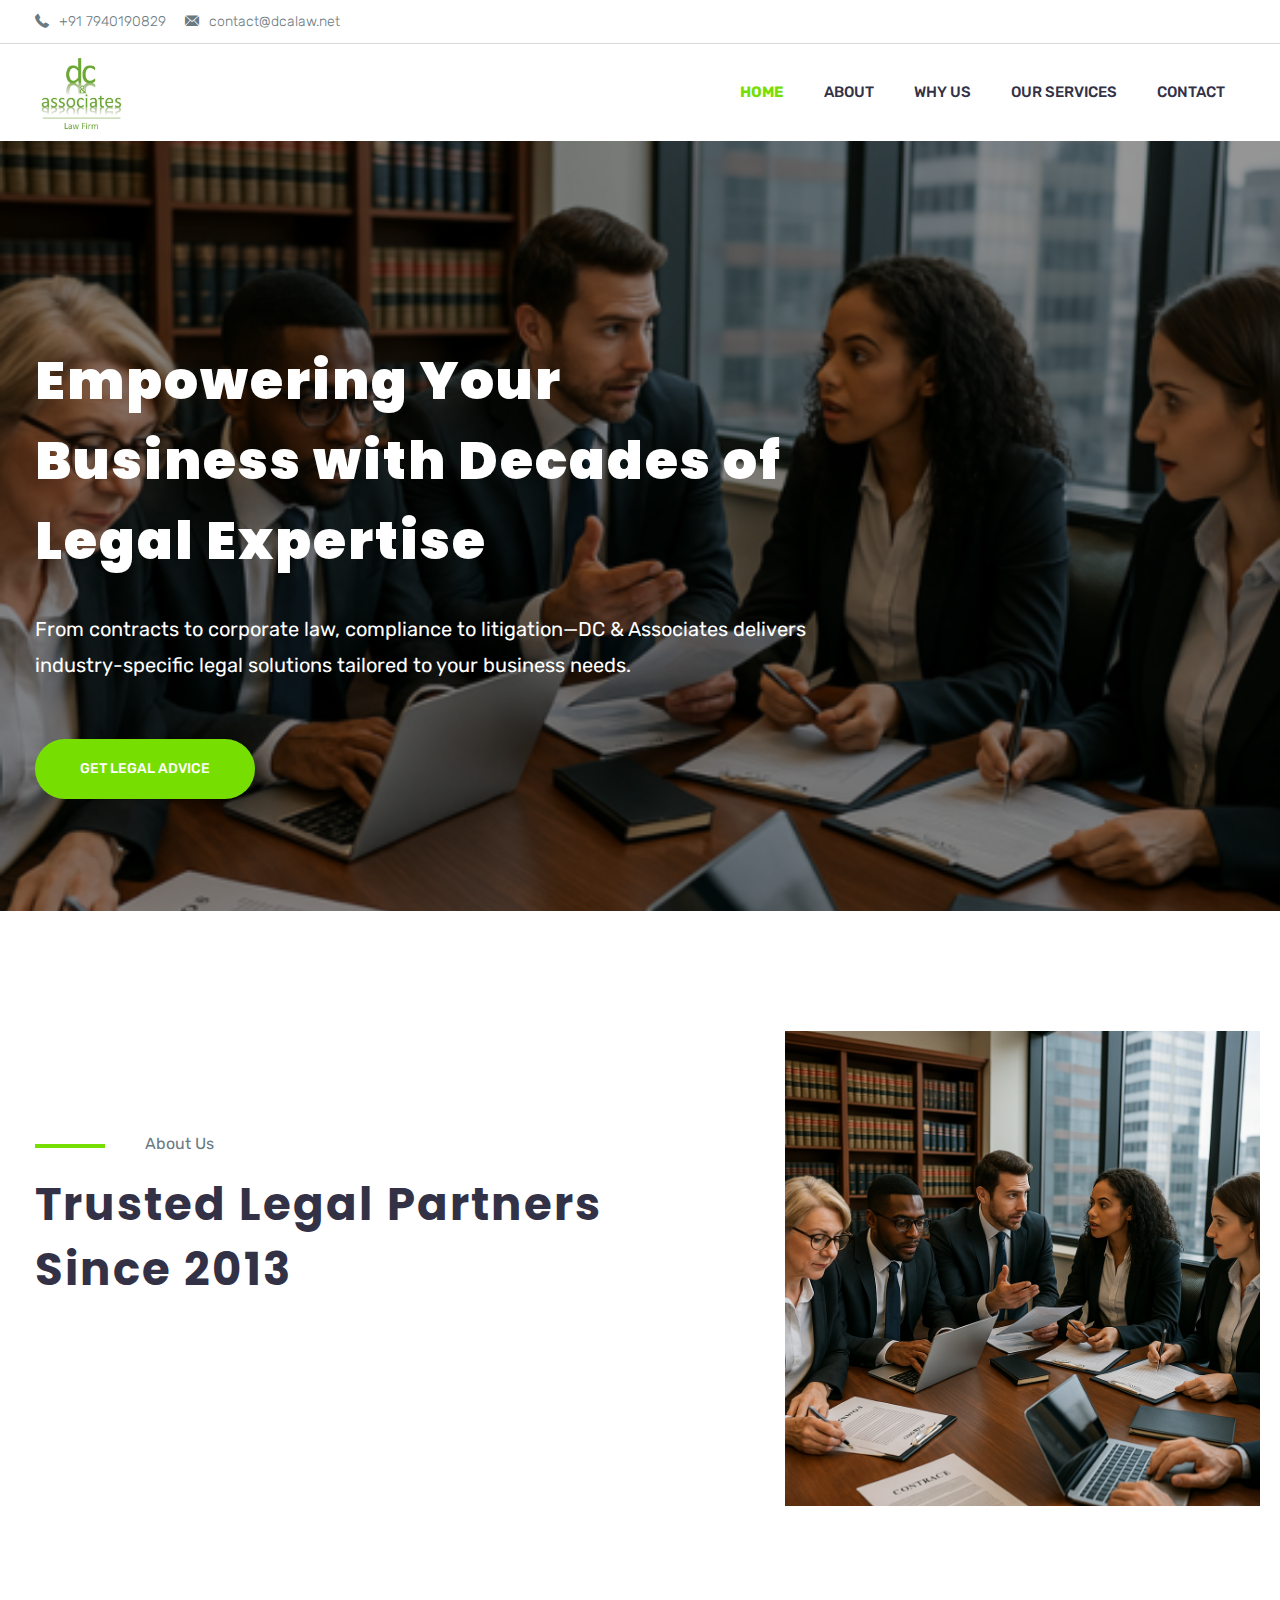
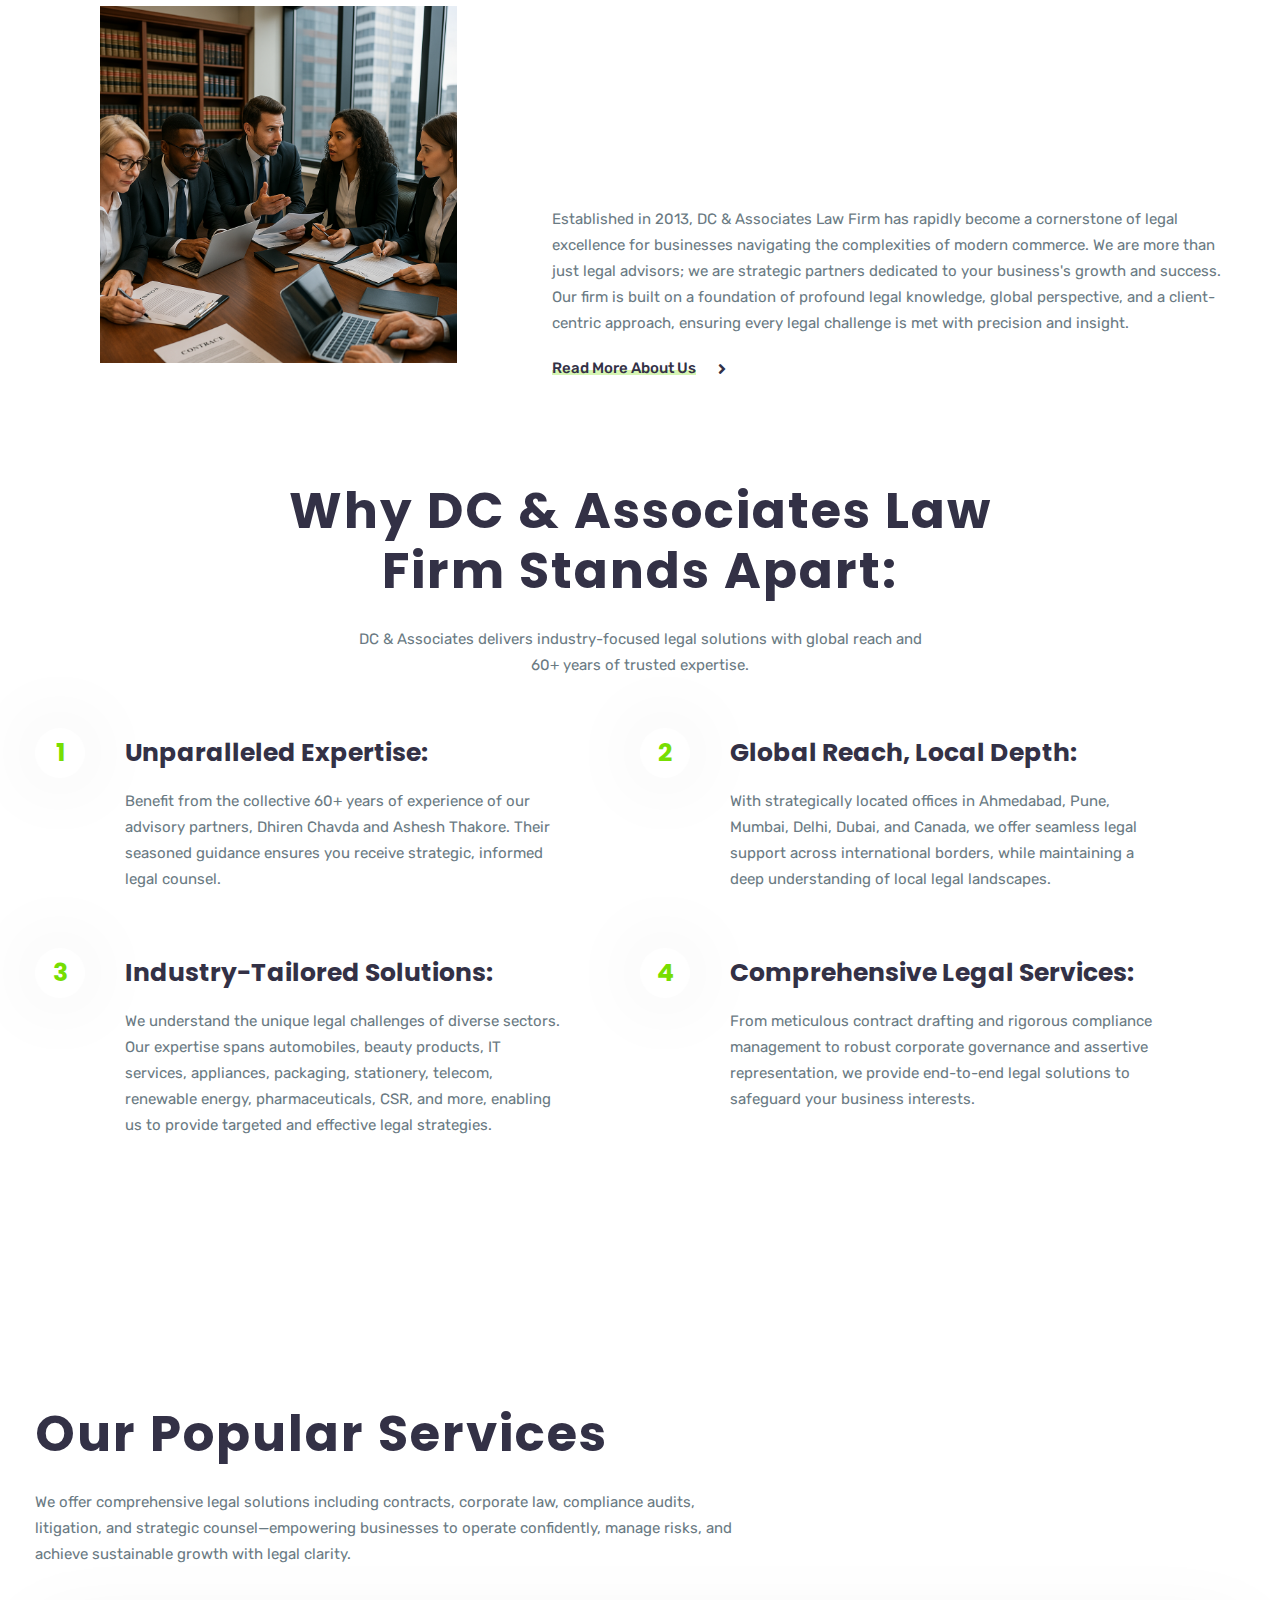
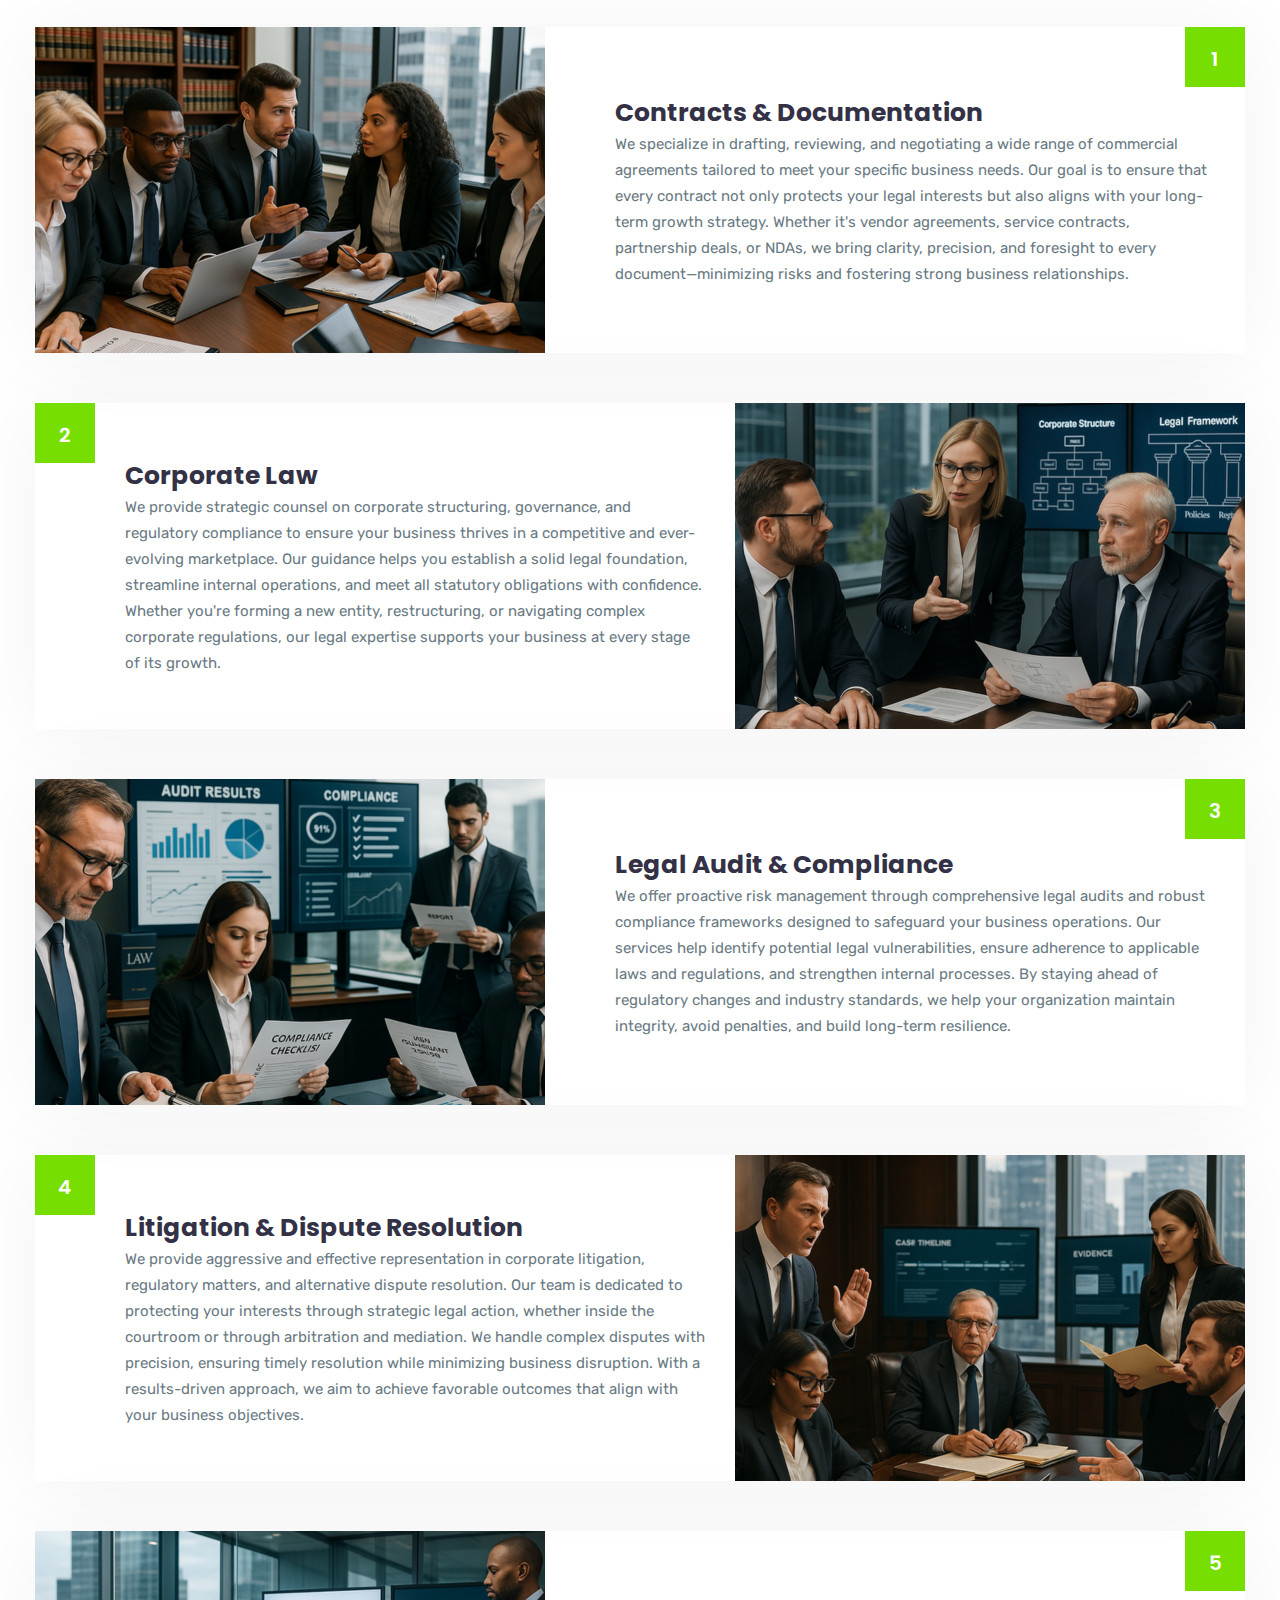
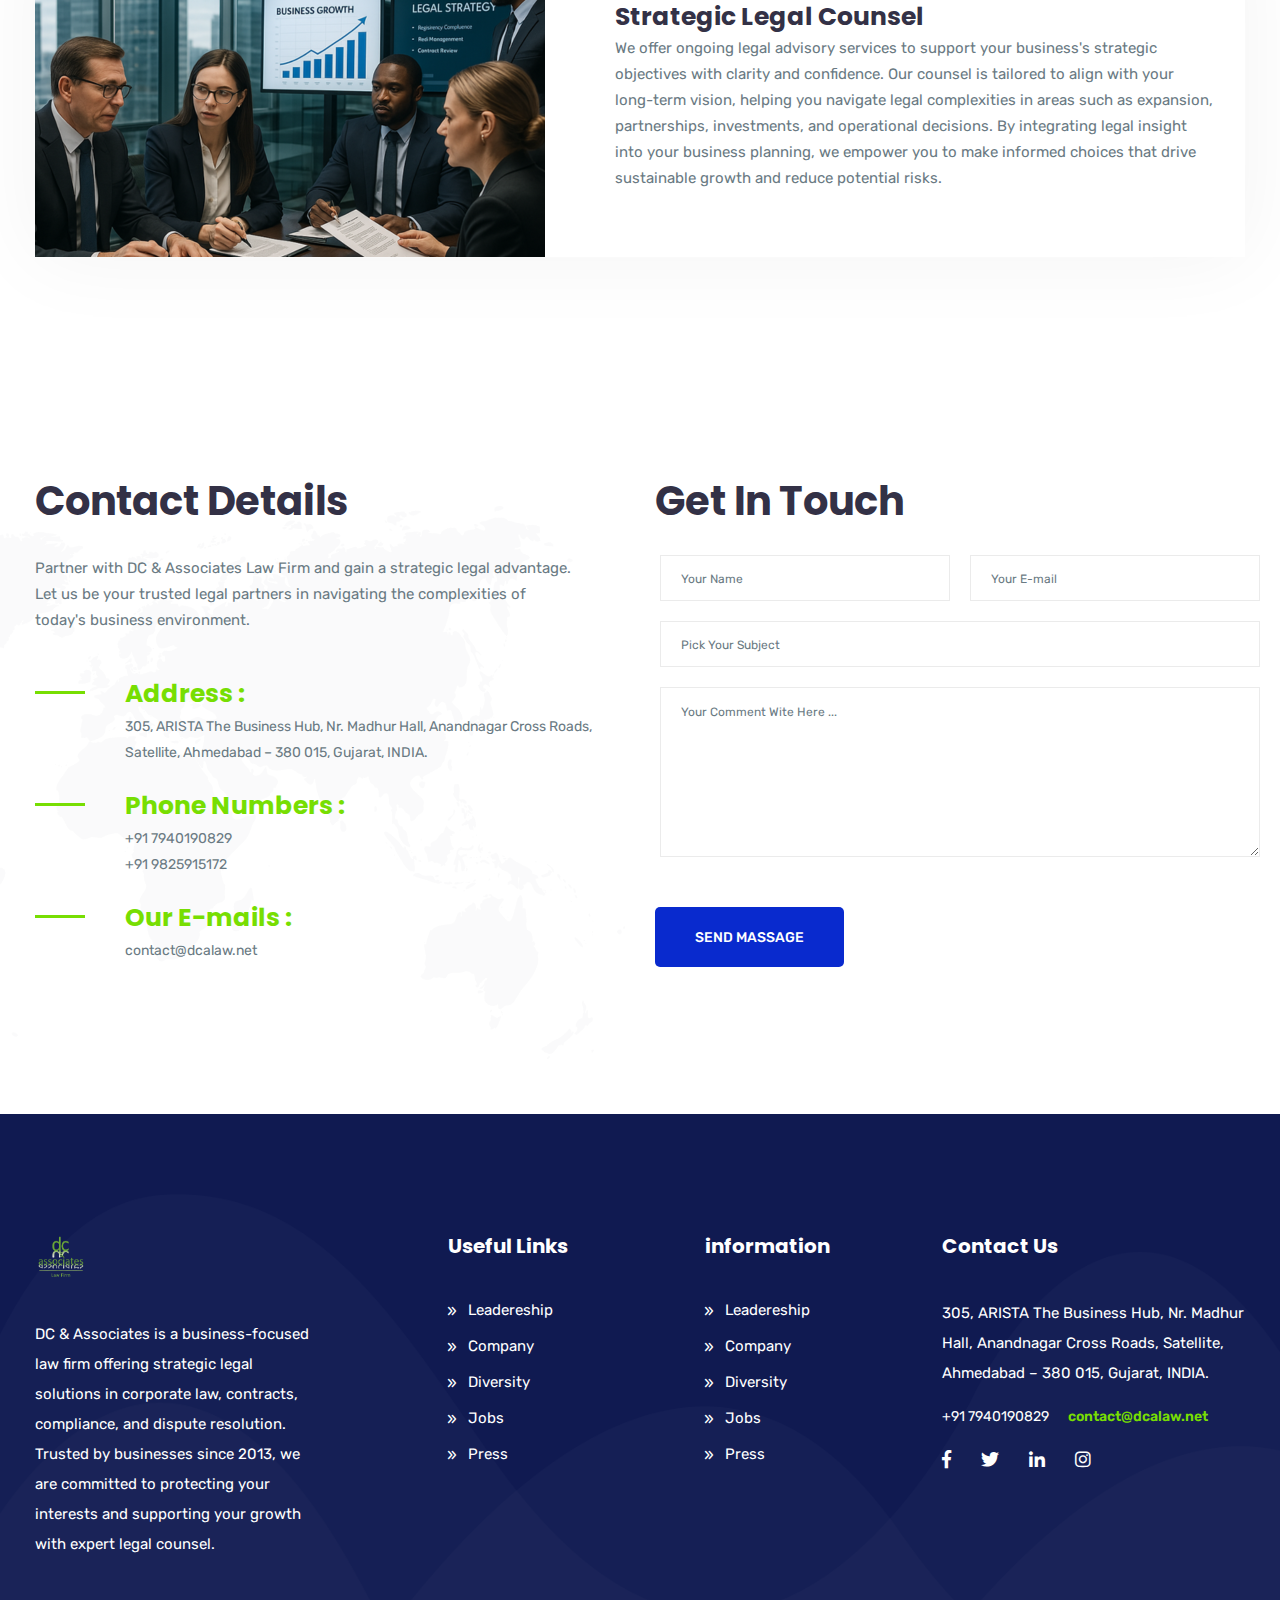
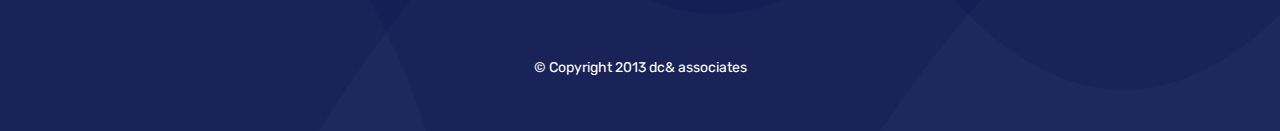
<file: index.html>
<!doctype html>
<html lang="en">

<!-- Mirrored from www.ecologytheme.com/theme/eduwise/index-3.html by HTTrack Website Copier/3.x [XR&CO'2014], Mon, 10 Mar 2025 16:21:15 GMT -->
<head>
	<!-- Required meta tags -->
	<meta charset="UTF-8">
	<meta name="description" content="">
	<meta name="keywords" content="HTML,CSS,XML,JavaScript">
	<meta name="author" content="Ecology Theme">
	<meta name="viewport" content="width=device-width, initial-scale=1.0">
	<title>dc & associates</title>
	<link rel="shortcut icon" href="images/logo-removebg-preview (1).png" type="image/x-icon">
	<!-- Goole Font -->
	<link href="https://fonts.googleapis.com/css?family=Rubik:400,500,700" rel="stylesheet">
	<link href="https://fonts.googleapis.com/css?family=Poppins:300,400,500,600,700" rel="stylesheet"> 
    <link href="https://fonts.googleapis.com/css?family=Roboto:400,500,700,900" rel="stylesheet">
	<!-- Bootstrap CSS -->
	<link rel="stylesheet" href="css/assets/bootstrap.min.css">
	<!-- Font awsome CSS -->
	<link rel="stylesheet" href="css/assets/font-awesome.min.css">    
	<link rel="stylesheet" href="css/assets/flaticon.css">
	<link rel="stylesheet" href="css/assets/magnific-popup.css">    
	<!-- owl carousel -->
	<link rel="stylesheet" href="css/assets/owl.carousel.css">
	<link rel="stylesheet" href="css/assets/owl.theme.css">     
	<link rel="stylesheet" href="css/assets/animate.css"> 
	<!-- Slick Carousel -->
	<link rel="stylesheet" href="css/assets/slick.css">  
  
	<!-- Mean Menu-->
	<link rel="stylesheet" href="css/assets/meanmenu.css">
	<!-- main style-->
	<link rel="stylesheet" href="css/style.css">
    <link rel="stylesheet" href="css/responsive.css">
    <link rel="stylesheet" href="css/demo.css">
	<!-- HTML5 shim and Respond.js IE8 support of HTML5 elements and media queries -->
	<!-- WARNING: Respond.js doesn't work if you view the page via file:// -->
	<!--[if lt IE 9]>
	  <script src="https://oss.maxcdn.com/html5shiv/3.7.2/html5shiv.min.js"></script>
	  <script src="https://oss.maxcdn.com/respond/1.4.2/respond.min.js"></script>
	<![endif]-->
</head>
<body>
<header class="header_3">
<!-- Preloader -->

	<div class="header_top">
		<div class="container">
			<div class="row">
				<div class="col-12 col-sm-12 col-lg-12">
					<div class="info_wrapper">
						<div class="contact_info">                   
							<ul class="list-unstyled">
                                <li><i class="flaticon-phone-receiver"></i>+91 7940190829</li>
        						<li><i class="flaticon-mail-black-envelope-symbol"></i>contact@dcalaw.net</li>
        					</ul>                
						</div>
						<!-- <div class="login_info">
							<a href="#" title="" class="sign_up sign-in js-modal-show">Sign Up</a>
							<a href="#" title="" class="sign_in join_now js-modal-show">Log In</a>
						</div> -->
					</div>
				</div>
			</div>
		</div>
	</div>

	<div class="edu_nav">
        <div class="container">
            <nav class="navbar navbar-expand-md navbar-light bg-faded">
                <a class="navbar-brand" href="index.html"><img class="abc" src="images/logo.png" alt="logo"></a>
                <div class="collapse navbar-collapse main-menu" id="navbarSupportedContent">
                    <ul class="navbar-nav nav lavalamp ml-auto menu">
                        <li class="nav-item" id="home"><a href="index-3.html" class="nav-link active">Home</a>
                        </li>
                        <li class="nav-item"><a href="#about" class="nav-link">About</a></li>
                        <li class="nav-item"><a href="#whyus" class="nav-link">Why Us</a></li>
                        <li class="nav-item"><a href="#ourservices" class="nav-link">Our Services</a>
                        </li>
                        <li class="nav-item"><a href="#contact" class="nav-link">Contact</a>
                            <!-- <ul class="navbar-nav nav mx-auto">
                                <li class="nav-item"><a href="blog.html" class="nav-link">Blog List</a></li> 
                                <li class="nav-item"><a href="blog-2.html" class="nav-link">Blog Grid One</a></li> 
                                <li class="nav-item"><a href="blog-3.html" class="nav-link">Blog Grid Two</a></li>
                                <li class="nav-item"><a href="blog-details.html" class="nav-link">Blog Details</a></li>
                            </ul>  -->
                        </li>
                        <!-- <li class="nav-item"><a href="#" class="nav-link">Pages</a>
                            <ul class="navbar-nav nav mx-auto">
                                <li class="nav-item"><a href="#" class="nav-link dropdown_icon">Courses</a>
                                    <ul class="navbar-nav nav mx-auto">
                                        <li class="nav-item"><a href="course.html" class="nav-link">Courses</a></li>
                                        <li class="nav-item"><a href="course-details.html" class="nav-link">Courses Details</a></li>
                                    </ul>    
                                </li>                                 
                                <li class="nav-item"><a href="#" class="nav-link dropdown_icon">Events</a>
                                    <ul class="navbar-nav nav mx-auto">
                                        <li class="nav-item"><a href="event.html" class="nav-link">Event</a></li>
                                        <li class="nav-item"><a href="event-details.html" class="nav-link">Event Details</a></li>
                                    </ul>    
                                </li>                                
                                <li class="nav-item"><a href="#" class="nav-link dropdown_icon">Blog</a>
                                    <ul class="navbar-nav nav mx-auto">
                                        <li class="nav-item"><a href="blog.html" class="nav-link">Blog List</a></li> 
                                        <li class="nav-item"><a href="blog-2.html" class="nav-link">Blog Grid One</a></li> 
                                        <li class="nav-item"><a href="blog-3.html" class="nav-link">Blog Grid Two</a></li>
                                        <li class="nav-item"><a href="blog-details.html" class="nav-link">Blog Details</a></li>
                                    </ul>    
                                </li> 
                                <li class="nav-item"><a href="become-a-teacher.html" class="nav-link">Become A Teacher</a></li>
                                <li class="nav-item"><a href="teacher-profile.html" class="nav-link">Teachers Profile</a></li>
                                <li class="nav-item"><a href="teachers.html" class="nav-link">Teachers Page</a></li>
                                <li class="nav-item"><a href="forgot-password.html" class="nav-link">Forgot Password</a></li>
                            </ul>                            
                        </li>     
                        <li class="nav-item"><a href="contact.html" class="nav-link">Contact</a></li> -->
                    </ul>
                </div>
                <!-- <div class="mr-auto search_area ">
                    <ul class="navbar-nav mx-auto d-flex">
                        <li class="nav-item search_icon"><i class="search_btn flaticon-magnifier"></i>
                            <div id="search">
                                <button type="button" class="close">×</button>
                                 <form>
                                     <input type="search" value="" placeholder="Search here...."  required/>
                                 </form>
                            </div>
                        </li>
                        <li class="nav-item cart_icon"><i class="flaticon-shopping-bag"><p>2</p></i> 
                    	 	<div class="cart_list">
                                <div class="single_cart d-flex justify-content-between">
                                    <div class="cart_banner">
                                        <a href="#"><img alt="" src="images/courses/courses_1.jpg" class="img-fluid"></a>
                                    </div>
                                    <div class="cart_info">
                                        <h4><a href="#">Make Better Decisions</a></h4>
                                        <span class="price">$135.00 <span>x 1</span></span>
                                    </div>
                                    <div class="del-icon">
                                        <i class="fas fa-times"></i>
                                    </div>
                                </div>
                                <div class="single_cart d-flex justify-content-between">
                                    <div class="cart_banner">
                                        <a href="#"><img alt="" src="images/courses/courses_2.jpg" class="img-fluid"></a>
                                    </div>
                                    <div class="cart_info">
                                        <h4><a href="#">How To Be A Speaker</a></h4>
                                        <span class="price">$165.00 <span>x 1</span></span>
                                    </div>
                                    <div class="del-icon">
                                        <i class="fas fa-times"></i>
                                    </div>
                                </div>
                                <div class="cart_calculate_wrapper">
                                    <div class="calculate_price"><span>Sub-Total :</span><span>$300.00</span></div>
                                    <div class="calculate_price"><span>Eco Tax (-2.00) :</span><span>$5.00</span></div>                                    
                                    <div class="calculate_price"><span>VAT (20%) :</span><span>$25.00</span></div>                                    
                                    <div class="calculate_price"><span>Total </span><span class="total_price">$330.00</span></div>
                                </div>
                                <div class="purchase_btn d-flex justify-content-between">
                                    <a class="cart_button" href="#">view cart</a>
                                    <a class="checkout" href="#">checkout</a>
                                </div>
                            </div>
                        </li>
                    </ul>
                </div> -->
            </nav><!-- END NAVBAR -->
        </div> 
    </div>

	<div class="intro_wrapper">
		<div class="container">  
			<div class="row">        
				 <div class="col-sm-12 col-md-8 col-lg-8">
					<div class="intro_text">
						<h1>Empowering Your Business with Decades of Legal Expertise </h1>
						<p>From contracts to corporate law, compliance to litigation—DC & Associates delivers industry-specific legal solutions tailored to your business needs.</p>
						<div class="intro_button">
							<a href="#" class="nav-link">Get Legal Advice</a>
						</div>
					</div>
				</div>				
			</div>
		</div> 
	</div>  
</header> <!-- End header -->




<section class="login_signup_option">
    <div class="l-modal is-hidden--off-flow js-modal-shopify">
        <div class="l-modal__shadow js-modal-hide"></div>
        <div class="login_popup login_modal_body">
            <div class="Popup_title d-flex justify-content-between">
                <h2 class="hidden">&nbsp;</h2>
                <!-- Nav tabs -->
                <div class="row">
                    <div class="col-12 col-lg-12 col-md-12 col-lg-12 login_option_btn">
                        <ul class="nav nav-tabs" role="tablist">
                            <li class="nav-item"><a class="nav-link active" data-toggle="tab" href="#login" role="tab">Login</a></li>
                            <li class="nav-item"><a class="nav-link" data-toggle="tab" href="#panel2" role="tab">Register</a></li>
                        </ul>
                    </div>
                    <div class="col-12 col-lg-12 col-md-12 col-lg-12">
                        <!-- Tab panels -->
                        <div class="tab-content card">
                            <!--Login-->
                            <div class="tab-pane fade in show active" id="login" role="tabpanel">
                                <form action="#">
                                    <div class="row">
                                        <div class="col-12 col-lg-12 col-md-12 col-lg-12">
                                            <div class="form-group">
                                                <label class="control-label">Email</label>
                                                <input type="email" class="form-control" placeholder="Username">
                                            </div>
                                        </div>
                                        <div class="col-12 col-lg-12 col-md-12 col-lg-12">
                                            <div class="form-group">
                                                <label class="control-label">Password</label>
                                                <input type="password" class="form-control" placeholder="Password">
                                            </div>
                                        </div>
                                    </div>
                                    <div class="row">
                                        <div class="col-12 col-lg-12 col-md-12 col-lg-12 d-flex justify-content-between login_option">
                                            <a href="forgot-password.html" title="" class="forget_pass">Forget Password ?</a>
                                            <button type="submit" class="btn btn-default login_btn">Login</button>
                                        </div> 
                                        <div class="col-12 col-lg-12 col-md-12 col-lg-12">
                                            <div class="social_login">
                                                <div class="social_items">
                                                    <button class="google_login google">Login Google</button>
                                                    <button class="google_login facebook">Login Facebook</button>
                                                    <button class="google_login twitter">Login Twitter</button>
                                                    <button class="google_login linkdin">Login Linkdin</button>
                                                </div>
                                            </div>
                                        </div>
                                    </div>
                                </form>
                            </div>
                            <!--/.Panel 1-->
                            <!--Panel 2-->
                            <div class="tab-pane fade" id="panel2" role="tabpanel">
                                <form action="#" class="register">
                                    <div class="row">
                                        <div class="col-12 col-lg-12 col-md-12 col-lg-12">
                                            <div class="form-group">
                                                <label  class="control-label">Name</label>
                                                <input type="text" class="form-control" placeholder="Username">
                                            </div>
                                        </div>                                        
                                        <div class="col-12 col-lg-12 col-md-12 col-lg-12">
                                            <div class="form-group">
                                                <label  class="control-label">Email</label>
                                                <input type="email" class="form-control" placeholder="Email">
                                            </div>
                                        </div>
                                        <div class="col-12 col-lg-12 col-md-12 col-lg-12">
                                            <div class="form-group">
                                                <label  class="control-label">Password</label>
                                                <input type="password" class="form-control" placeholder="Password">
                                            </div>
                                        </div>
                                    </div>
                                    <div class="row">
                                        <div class="col-12 col-lg-12 col-md-12 col-lg-12 d-flex justify-content-between login_option">
                                            <button type="submit" class="btn btn-default login_btn">Register</button>
                                        </div> 
                                    </div>
                                </form>
                            </div><!--/.Panel 2-->
                        </div>
                    </div>
                </div>
            </div>
        </div>
    </div>
</section>  <!-- End Login Signup Option -->

<section class="about_us" id="about">
    <div class="container">            
        <div class="row">
            <div class="col-12 col-sm-12 col-md-7 col-lg-7">
                <div class="about_title">
                    <span>About Us</span>
                    <h2>Trusted Legal Partners Since 2013</h2>
                 </div>
            </div>
            <div class="col-12 col-sm-12 col-md-5 col-lg-5 p-0">
                <div class="banner_about">
                    <img src="images/events/event_111.jpg" alt="" class="img-fluid">
                 </div>
            </div>
        </div>        
        <div class="row about_content_wrapper">
            <div class="col-12 col-sm-12 col-md-5 col-lg-5 p-0">
                <div class="about_banner_down">
                    <img src="images/events/event_111.jpg" alt="" class="img-fluid">
                 </div>
            </div>
            <div class="col-12 col-sm-12 col-md-7 col-lg-7">
                <div class="about_content">
                    <p>Established in 2013, DC & Associates Law Firm has rapidly become a cornerstone 
                       of legal excellence for businesses navigating the complexities of modern 
                        commerce. We are more than just legal advisors; we are strategic partners 
                        dedicated to your business's growth and success. Our firm is built on a foundation 
                        of profound legal knowledge, global perspective, and a client-centric approach, 
                        ensuring every legal challenge is met with precision and insight.</p>
                    <a href="#" title="">Read More About Us <i class="fas fa-angle-right"></i></a>
                 </div>
            </div>
        </div>
    </div>    
</section>

<section class="faq_about" id="whyus">
    <div class="container"> 
        <div class="row">
            <div class="col-12 col-sm-12 col-md-12 col-lg-12">
                <div class="sub_title">
                    <h2>Why DC & Associates Law Firm Stands Apart:</h2>
                    <p>DC & Associates delivers industry-focused legal solutions with global reach and <br/> 60+ years of trusted expertise.</p>  
                </div><!-- ends: .section-header -->
            </div>
        </div>           
        <div class="row">
            <div class="col-12 col-sm-12 col-md-12 col-lg-12">
                <div class="faq_wrapper">
                    <div class="single_faq">
                        <h3><span>1</span>Unparalleled Expertise:</h3>
                        <p>Benefit from the collective 60+ years of experience of our advisory 
                            partners, Dhiren Chavda and Ashesh Thakore. Their seasoned 
                            guidance ensures you receive strategic, informed legal counsel. </p>  
                    </div>                    
                    <div class="single_faq">
                        <h3><span>2</span>Global Reach, Local Depth: </h3>
                        <p>With strategically located offices in Ahmedabad, Pune, Mumbai, Delhi, 
                            Dubai, and Canada, we offer seamless legal support across 
                            international borders, while maintaining a deep understanding of 
                            local legal landscapes. </p>   
                    </div>                   
                     <div class="single_faq">
                        <h3><span>3</span>Industry-Tailored Solutions: </h3>
                        <p>We understand the unique legal challenges of diverse sectors. Our 
                            expertise spans automobiles, beauty products, IT services, 
                            appliances, packaging, stationery, telecom, renewable energy, 
                            pharmaceuticals, CSR, and more, enabling us to provide targeted and 
                            effective legal strategies. </p> 
                    </div>
                    <div class="single_faq">
                        <h3><span>4</span>Comprehensive Legal Services: </h3>
                        <p>From meticulous contract drafting and rigorous compliance 
                            management to robust corporate governance and assertive 
                            representation, we provide end-to-end legal solutions to safeguard 
                            your business interests. </p>  
                    </div>                    
                 </div>
            </div>
        </div>
    </div>    
</section>

<section class="events-area" id="ourservices">
    <div class="container">
        <div class="row">
            <div class="col-12 col-sm-12 col-md-12 col-lg-12">
                <div class="event_title_wrapper">  
                    <div class="sub_title">
                        <h2>Our Popular Services</h2>
                        <p>We offer comprehensive legal solutions including contracts, corporate law, compliance audits, 
                            litigation, and strategic counsel—empowering businesses to operate confidently, manage risks, 
                            and achieve sustainable growth with legal clarity.</p>  
                    </div><!-- ends: .section-header -->
                    <!-- <div class="envent_all_view">
                        <a href="#" title="">View All</a>
                    </div> -->
                </div> 
            </div>
        </div>

        <div class="row">
            <div class="col-sm-12 events_full_box">
                <div class="events_single">
                    <div class="event_banner">
                        <a href="#"><img src="images/events/event_1.jpg" alt="" class="img-fluid"></a>
                    </div>
                    <div class="event_info">
                        <h3><a href="#" title="">Contracts & Documentation</a></h3>
                        <p>We specialize in drafting, reviewing, and negotiating a wide range of commercial agreements tailored to meet your specific business needs. Our goal is to ensure that every contract not only protects your legal interests but also aligns with your long-term growth strategy. Whether it's vendor agreements, service contracts, partnership deals, or NDAs, we bring clarity, precision, and foresight to every document—minimizing risks and fostering strong business relationships.
                        </p>
                        <div class="event_dete">
                            <span class="date">1</span>
                        </div>
                    </div>
                </div>  
            </div>

            <div class="col-sm-12 events_full_box">
                <div class="events_single events_single_left">
                    <div class="event_info">
                        <h3><a href="#" title="">Corporate Law</a></h3>
                         <p> We provide strategic counsel on corporate structuring, governance, and regulatory compliance to ensure your 
                            business thrives in a competitive and ever-evolving marketplace. Our guidance helps you establish a solid legal foundation, streamline internal operations, and meet all statutory obligations with confidence. Whether you're forming a new entity, restructuring, or navigating complex corporate regulations, our legal expertise supports your business at every stage of its growth.</p>
                    </div>
                    <div class="event_banner">
                        <a href="#"><img src="images/events/event_2.jpg" alt="" class="img-fluid"></a>
                    </div>
                    <div class="event_dete">
                        <span class="date">2</span>
                    </div>
                </div>  
            </div>

            <div class="col-sm-12 events_full_box">
                <div class="events_single">
                    <div class="event_banner">
                        <a href="#"><img src="images/events/event_3.jpg" alt="" class="img-fluid"></a>
                    </div>
                    <div class="event_info">
                        <h3><a href="#" title="">Legal Audit & Compliance</a></h3>
                        <p>We offer proactive risk management through comprehensive legal audits and robust compliance frameworks designed 
                            to safeguard your business operations. Our services help identify potential legal vulnerabilities, ensure adherence to applicable laws and regulations, and strengthen internal processes. By staying ahead of regulatory changes and industry standards, we help your organization maintain integrity, avoid penalties, and build long-term resilience.</p>
                        <div class="event_dete">
                            <span class="date">3</span>
                        </div>
                    </div>
                </div>  
            </div>

            <div class="col-sm-12 events_full_box">
                <div class="events_single events_single_left">
                    <div class="event_info">
                        <h3><a href="#" title="">Litigation & Dispute Resolution</a></h3>
                         <p>We provide aggressive and effective representation in corporate litigation, regulatory matters, and alternative 
                            dispute resolution. Our team is dedicated to protecting your interests through strategic legal action, whether inside the courtroom or through arbitration and mediation. We handle complex disputes with precision, ensuring timely resolution while minimizing business disruption. With a results-driven approach, we aim to achieve favorable outcomes that align with your business objectives.</p>
                    </div>
                    <div class="event_banner">
                        <a href="#"><img src="images/events/event_4.jpg" alt="" class="img-fluid"></a>
                    </div>
                    <div class="event_dete">
                        <span class="date">4</span>
                    </div>
                </div>  
            </div>

            <div class="col-sm-12 events_full_box">
                <div class="events_single">
                    <div class="event_banner">
                        <a href="#"><img src="images/events/event_5.jpg" alt="" class="img-fluid"></a>
                    </div>
                    <div class="event_info">
                        <h3><a href="#" title="">Strategic Legal Counsel</a></h3>
                         <p>We offer ongoing legal advisory services to support your business's strategic objectives with clarity and confidence. 
                            Our counsel is tailored to align with your long-term vision, helping you navigate legal complexities in areas such as expansion, partnerships, investments, and operational decisions. By integrating legal insight into your business planning, we empower you to make informed choices that drive sustainable growth and reduce potential risks.</p>
                        <div class="event_dete">
                            <span class="date">5</span>
                        </div>
                    </div>
                </div>  
            </div>            

        </div>
    </div>
</section><!-- ./ End Events Area section -->

<section class="contact_info_wrapper" id="contact">
     <div class="container">  
        <div class="row">  
            <div class="col-12 col-sm-12 col-md-12 col-lg-6">
                <div class="contact_info">
                    <h3 class="title">Contact Details</h3>
                    <p>Partner with DC & Associates Law Firm and gain a strategic legal advantage. Let 
                     us be your trusted legal partners in navigating the complexities of today's 
                     business environment.</p>
                    <div class="event_location_info">                  
                        <ul class="list-unstyled">
                            <li>
                                <h4 class="info_title">Address : </h4>
                                <ul class="list-unstyled">
                                    <li>305, ARISTA The Business Hub,
                                    Nr. Madhur Hall, Anandnagar Cross Roads, Satellite, Ahmedabad – 
                                    380 015, Gujarat, INDIA.</li>
                                </ul>
                            </li>
                            <li>
                                <h4 class="info_title">Phone Numbers :</h4>
                                <ul class="list-unstyled">
                                    <li>+91 7940190829</li>
                                    <li>+91 9825915172</li>
                                </ul>
                            </li>
                            <li>
                                <h4 class="info_title">Our E-mails :</h4>
                                <ul class="list-unstyled">
                                    <li>contact@dcalaw.net</li>                                    
                                </ul>
                            </li>                      
                        </ul>
                        <img src="images/banner/map_shape.png" alt="" class="contact__info_shpae">
                    </div>
                </div>
            </div>
            <div class="col-12 col-sm-12 col-md-12 col-lg-6">
                <div class="contact_form_wrapper">
                    <h3 class="title">Get In Touch</h3>
                    <div class="leave_comment">
                        <div class="contact_form">
                            <form action="#">
                                <div class="row">
                                    <div class="col-12 col-sm-12 col-md-6 form-group">
                                       <input type="text" class="form-control" id="name"  placeholder="Your Name">
                                    </div>
                                    <div class="col-12 col-sm-12 col-md-6 form-group">
                                        <input type="email" class="form-control" id="email" placeholder="Your E-mail">
                                    </div>                                    
                                    <div class="col-12 col-sm-12 col-md-12 form-group">
                                        <input type="text" class="form-control" id="subject" placeholder="Pick Your Subject">
                                    </div>
                                    <div class="col-12 col-sm-12 col-md-12 form-group">
                                        <textarea class="form-control" id="comment" placeholder="Your Comment Wite Here ..."></textarea>
                                    </div>
                                     <div class="col-12 col-sm-12 col-md-12 submit-btn">
                                        <button type="submit" class="text-center">Send Massage</button>
                                    </div>
                                </div>
                            </form>   
                        </div>
                    </div> 
                </div>
           </div>
        </div>
    </div>
</section> <!-- Contact Info Wrappper-->

<!-- Footer -->  
<footer class="footer_3">
	<div class="container">
		  
		<div class="footer_top">
			<div class="row">
				<div class="col-12 col-md-6 col-lg-4">
					<div class="footer_single_col footer_intro">
						<img src="images/logo-removebg-preview (1).png" alt="" class="f_logo">
						<p>DC & Associates is a business-focused law firm offering strategic legal solutions 
                            in corporate law, contracts, compliance, and dispute resolution. Trusted by businesses 
                            since 2013, we are committed to protecting your interests and supporting your growth with 
                            expert legal counsel.</p>
					</div>
				</div>
				<div class="col-12 col-md-6 col-lg-2">
					<div class="footer_single_col">
						<h3>Useful Links</h3>
						<ul class="quick_inf0">
							<li><a href="#">Leadereship</a></li>
							<li><a href="#">Company</a></li>
							<li><a href="#">Diversity</a></li>
							<li><a href="#">Jobs</a></li>
							<li><a href="#">Press</a></li>
						</ul>                         
					</div>
				</div>
				<div class="col-12 col-md-6 col-lg-2">
					<div class="footer_single_col information">
						<h3>information</h3>
						<ul class="quick_inf0">
							<li><a href="#">Leadereship</a></li>
							<li><a href="#">Company</a></li>
							<li><a href="#">Diversity</a></li>
							<li><a href="#">Jobs</a></li>
							<li><a href="#">Press</a></li>
						</ul>
					</div>
				</div>
				<div class="col-12 col-md-6 col-lg-4">
					<div class="footer_single_col contact">
						<h3>Contact Us</h3>
						<p>305, ARISTA The Business Hub, Nr. Madhur Hall, Anandnagar Cross Roads, Satellite, 
                            Ahmedabad – 380 015, Gujarat, INDIA.</p>
						<div class="contact_info">
							<span>+91 7940190829</span> 
							<span class="email">contact@dcalaw.net</span>
						</div>
						<ul class="social_items d-flex list-unstyled">
							<li><a href="#"><i class="fab fa-facebook-f fb-icon"></i></a></li>
							<li><a href="#"><i class="fab fa-twitter twitt-icon"></i></a></li>
							<li><a href="#"><i class="fab fa-linkedin-in link-icon"></i></a></li>
							<li><a href="#"><i class="fab fa-instagram ins-icon"></i></a></li>
						</ul>
					</div>
				</div>
				 <div class="col-12 col-md-12 col-lg-12">
					<div class="copyright">
						<p>&copy; Copyright 2013 dc& associates</p>
					</div>
				 </div>
			</div>
		</div>
	</div>
	<div class="shapes_bg">
		<img src="images/shapes/waves.png" alt="" class="shape_3">        
	</div>    
</footer><!-- End Footer -->

<section id="scroll-top" class="scroll-top">
    <h2 class="disabled">Scroll to top</h2>
    <div class="to-top pos-rtive">
        <a href="#"><i class = "flaticon-right-arrow"></i></a>
    </div>
</section>


	<!-- JavaScript -->
	<script src="js/jquery-3.2.1.min.js"></script>
	<script src="js/popper.min.js"></script>
	<script src="js/bootstrap.min.js"></script>
	<script src="js/jquery.magnific-popup.min.js"></script>     
	<script src="js/owl.carousel.min.js"></script>   
	<script src="js/slick.min.js"></script>   
	<script src="js/jquery.meanmenu.min.js"></script>      
	<script src="js/wow.min.js"></script> 
	<!-- Counter Script -->
    <script src="js/waypoints.min.js"></script>
    <script src="js/jquery.counterup.min.js"></script>
	<script src="js/custom.js"></script>  
    
    <!-- =========================================================
         STYLE SWITCHER | ONLY FOR DEMO NOT INCLUDED IN MAIN FILES
    ============================================================== -->
    <script type="text/javascript" src="js/demo.js"></script>
    <div class="demo-style-switch" id="switch-style">
        <div class="switched-options">
            <div class="config-title">
                <a class="navbar-brand" href="index.html"><img src="images/logo.png" alt="logo"></a>
                <p>Education Template</p>
                <a href="#" class="buy--btn">Purchase Now</a>
            </div>
            <div class="demos">
                <div><a href="index.html" data-toggle="tooltip" data-placement="top" title="Home Style One"><img class="main-image img-fluid" src="demo/index_3.png" alt=""/></a></div>
                <div><a href="index-2.html" data-toggle="tooltip" data-placement="top" title="Home Style Two"><img class="main-image img-fluid" src="demo/index_2.png" alt=""/></a></div>
                <div><a href="index-3.html" data-toggle="tooltip" data-placement="top" title="Home Style Three"><img class="main-image img-fluid" src="demo/index_1.png" alt=""/></a></div>
                <ul class="list-unstyled clearfix">
                    <li><a href="about.html" data-toggle="tooltip" data-placement="top" title="About Page"><img src="demo/about.png" alt="" class="img-fluid"></a></li>
                    <li><a href="blog.html" data-toggle="tooltip" data-placement="top" title="Blog Page"><img src="demo/blog.png" alt="" class="img-fluid"></a></li>
                    <li><a href="blog-details.html" data-toggle="tooltip" data-placement="top" title="Blog Details Page"><img src="demo/blog_details.png" alt="" class="img-fluid"></a></li>
                    <li><a href="event.html" data-toggle="tooltip" data-placement="top" title="Event Page"><img src="demo/event.png" alt="" class="img-fluid"></a></li>
                    <li><a href="event-details.html" data-toggle="tooltip" data-placement="top" title="Event Deiails"><img src="demo/event_details.png" alt="" class="img-fluid"></a></li>
                    <li><a href="teacher-profile.html" data-toggle="tooltip" data-placement="top" title="Teacher Profile"><img src="demo/teacher_pro.png" alt="" class="img-fluid"></a></li>
                    <li><a href="course.html" data-toggle="tooltip" data-placement="top" title="Courses Page"><img src="demo/course.png" alt="" class="img-fluid"></a></li>
                    <li><a href="course-details.html" data-toggle="tooltip" data-placement="top" title="Courses Details"><img src="demo/course_details.png" alt="" class="img-fluid"></a></li>
                    <li><a href="teachers.html" data-toggle="tooltip" data-placement="top" title="Team Page"><img src="demo/team.png" alt="" class="img-fluid"></a></li>
                    <li><a href="contact.html" data-toggle="tooltip" data-placement="top" title="Contact Page"><img src="demo/contact.png" alt="" class="img-fluid"></a></li>
                </ul>
            </div>
        </div>
    </div>
</body>

<!-- Mirrored from www.ecologytheme.com/theme/eduwise/index-3.html by HTTrack Website Copier/3.x [XR&CO'2014], Mon, 10 Mar 2025 16:21:59 GMT -->
</html>
</file>
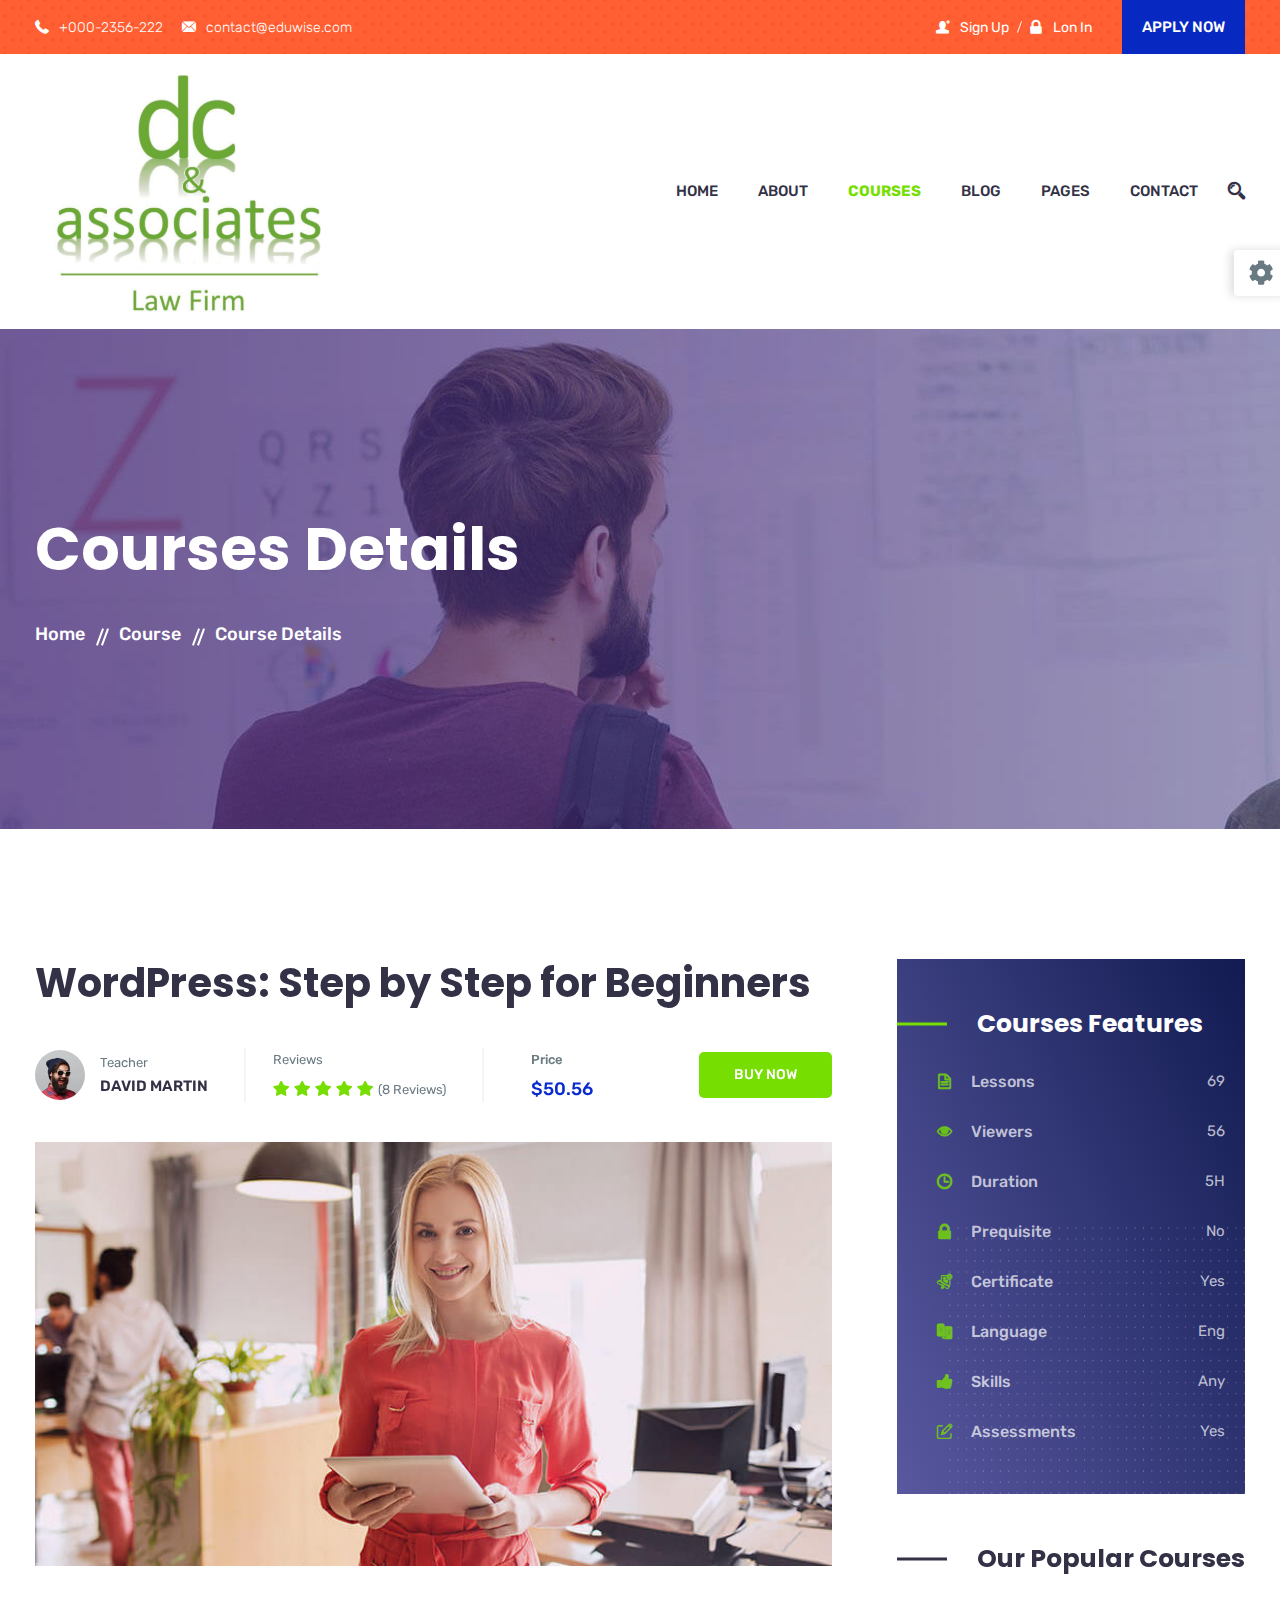
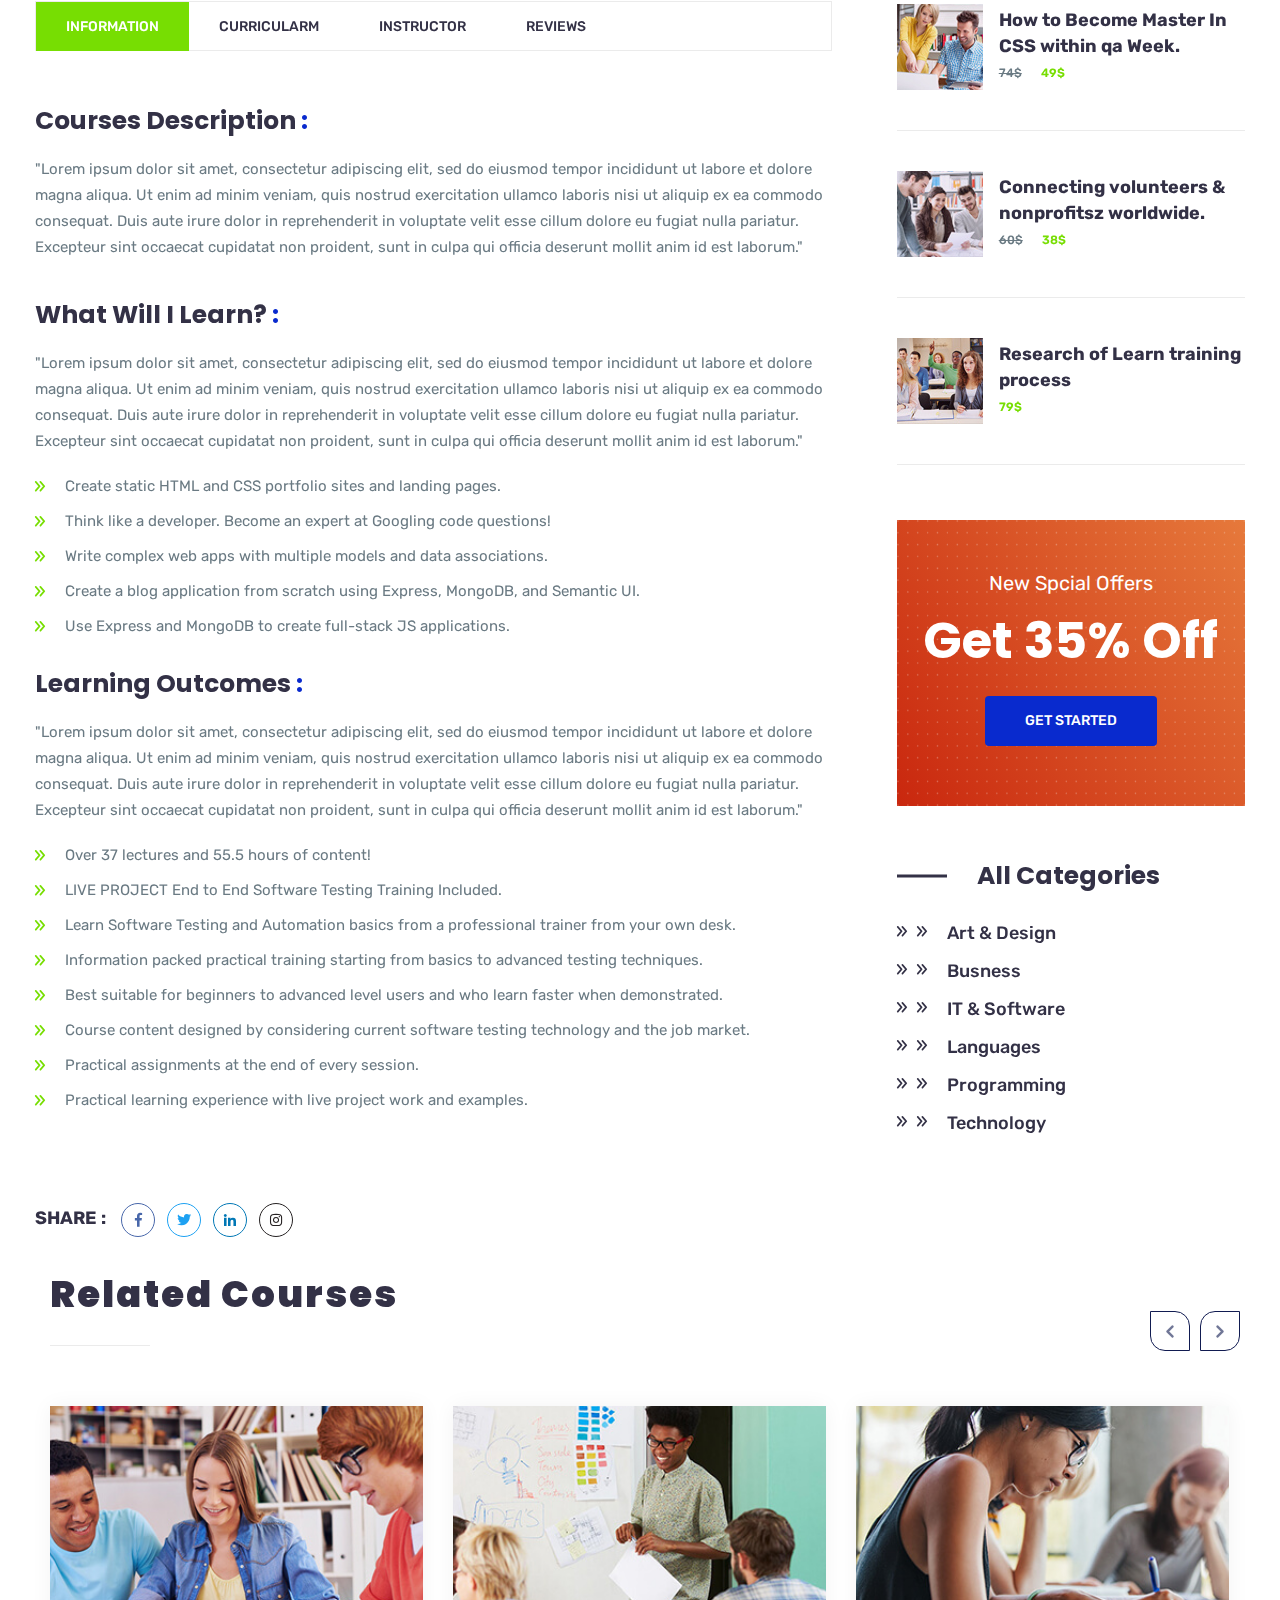
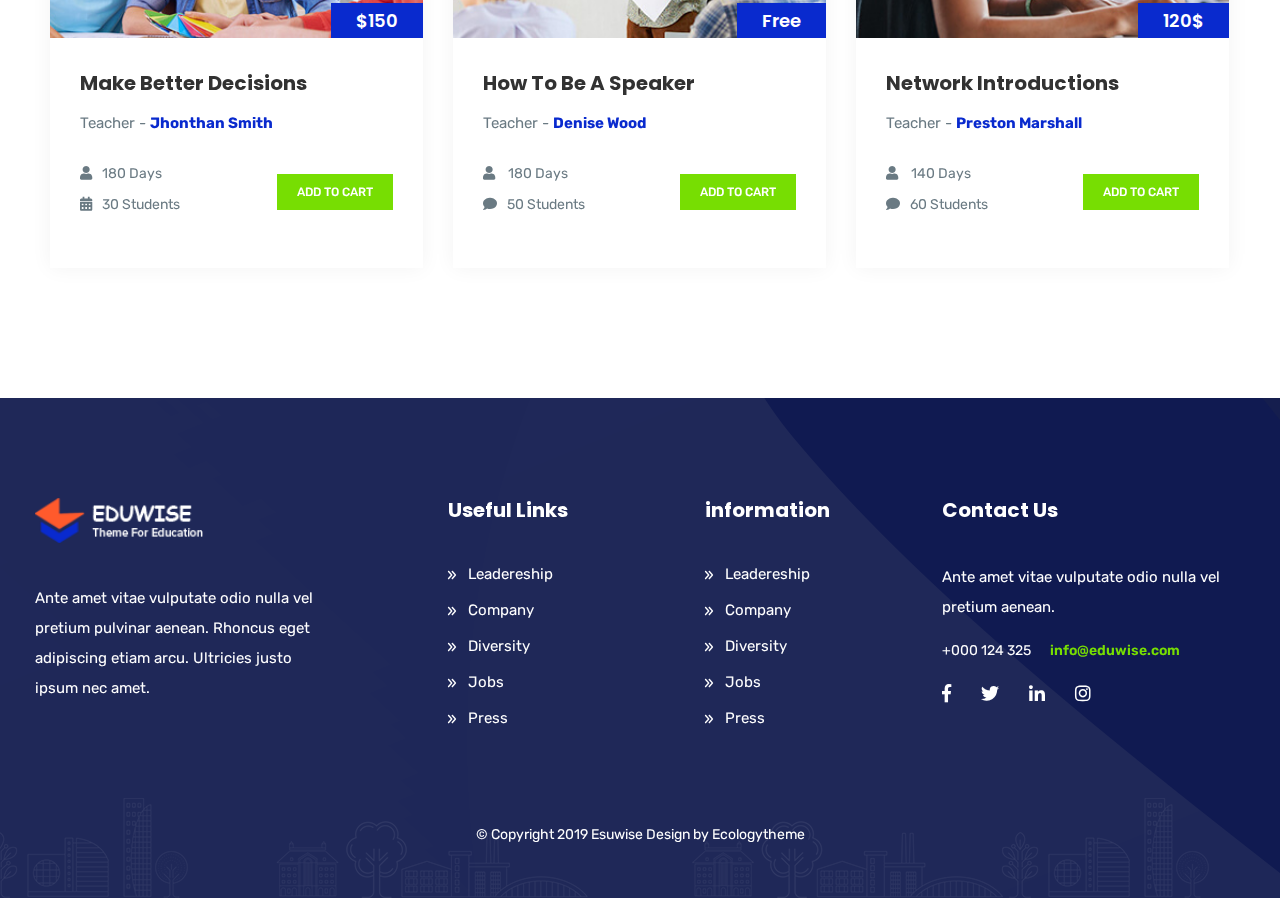
<file: course-details.html>
<!doctype html>
<html lang="en">

<!-- Mirrored from www.ecologytheme.com/theme/eduwise/course-details.html by HTTrack Website Copier/3.x [XR&CO'2014], Mon, 10 Mar 2025 16:22:09 GMT -->
<head>
    <!-- Required meta tags -->
    <meta charset="UTF-8">
    <meta name="description" content="">
    <meta name="keywords" content="HTML,CSS,XML,JavaScript">
    <meta name="author" content="Ecology Theme">
    <meta name="viewport" content="width=device-width, initial-scale=1.0">
    <title>Eduwise - Education HTML5 Template</title>
    <link rel="shortcut icon" href="images/favicon.ico" type="image/x-icon">
    <!-- Goole Font -->
    <link href="https://fonts.googleapis.com/css?family=Rubik:400,500,700" rel="stylesheet">
    <link href="https://fonts.googleapis.com/css?family=Poppins:300,400,500,600,700" rel="stylesheet"> 
    <!-- Bootstrap CSS -->
    <link rel="stylesheet" href="css/assets/bootstrap.min.css">
    <!-- Font awsome CSS -->
    <link rel="stylesheet" href="css/assets/font-awesome.min.css">    
    <link rel="stylesheet" href="css/assets/flaticon.css">
    <link rel="stylesheet" href="css/assets/magnific-popup.css">    
    <!-- owl carousel -->
    <link rel="stylesheet" href="css/assets/owl.carousel.css">
    <link rel="stylesheet" href="css/assets/owl.theme.css">     
    <link rel="stylesheet" href="css/assets/animate.css"> 
    <!-- Slick Carousel -->
    <link rel="stylesheet" href="css/assets/slick.css">  
    <!-- Mean Menu-->
    <link rel="stylesheet" href="css/assets/meanmenu.css">
    <!-- main style-->
    <link rel="stylesheet" href="css/style.css">
    <link rel="stylesheet" href="css/responsive.css">
    <link rel="stylesheet" href="css/demo.css">
    <!-- HTML5 shim and Respond.js IE8 support of HTML5 elements and media queries -->
    <!-- WARNING: Respond.js doesn't work if you view the page via file:// -->
    <!--[if lt IE 9]>
      <script src="https://oss.maxcdn.com/html5shiv/3.7.2/html5shiv.min.js"></script>
      <script src="https://oss.maxcdn.com/respond/1.4.2/respond.min.js"></script>
    <![endif]-->
</head>
<body>
<header class="header_inner blog_page">
<!-- Preloader -->
<div id="preloader">
    <div id="status">&nbsp;</div>
</div>    
    <div class="header_top">
        <div class="container">
            <div class="row">
                <div class="col-12 col-sm-12 col-lg-12">
                    <div class="info_wrapper">
                        <div class="contact_info">                   
                            <ul class="list-unstyled">
                                <li><i class="flaticon-phone-receiver"></i>+000-2356-222</li>
                                <li><i class="flaticon-mail-black-envelope-symbol"></i>contact@eduwise.com</li>
                            </ul>                    
                        </div>
                        <div class="login_info">
                             <ul class="d-flex">
                                <li class="nav-item"><a href="#" class="nav-link sign-in js-modal-show"><i class="flaticon-user-male-black-shape-with-plus-sign"></i>Sign Up</a></li>
                                <li class="nav-item"><a href="#" class="nav-link join_now js-modal-show"><i class="flaticon-padlock"></i>Lon In</a></li>
                            </ul>
                            <a href="#" title="" class="apply_btn">Apply Now</a>
                        </div>
                    </div>
                </div>
            </div>
        </div>
    </div>

    <div class="edu_nav">
        <div class="container">
            <nav class="navbar navbar-expand-md navbar-light bg-faded">
                <a class="navbar-brand" href="index.html"><img src="images/logo.png" alt="logo"></a>
                <div class="collapse navbar-collapse main-menu" id="navbarSupportedContent">
                    <ul class="navbar-nav nav lavalamp ml-auto menu">
                        <li class="nav-item"><a href="#" class="nav-link">Home</a>
                            <ul class="navbar-nav nav mx-auto">
                                <li class="nav-item"><a href="index.html" class="nav-link">Home Version 01</a></li>
                                <li class="nav-item"><a href="index-2.html" class="nav-link">Home Version 02</a></li>
                                <li class="nav-item"><a href="index-3.html" class="nav-link">Home Version 03</a></li>
                                <li class="nav-item"><a href="index-4.html" class="nav-link">Home Version 04</a></li>
                            </ul>
                        </li>
                        <li class="nav-item"><a href="about.html" class="nav-link">About</a></li>
                        <li class="nav-item"><a href="course.html" class="nav-link active">Courses</a>
                            <ul class="navbar-nav nav mx-auto">
                                <li class="nav-item"><a href="course.html" class="nav-link">Courses</a></li>
                                <li class="nav-item"><a href="course-details.html" class="nav-link active">Courses Details</a></li>
                            </ul> 
                        </li>
                        <li class="nav-item"><a href="blog.html" class="nav-link">Blog</a>
                            <ul class="navbar-nav nav mx-auto">
                                <li class="nav-item"><a href="blog.html" class="nav-link">Blog List</a></li> 
                                <li class="nav-item"><a href="blog-2.html" class="nav-link">Blog Grid One</a></li> 
                                <li class="nav-item"><a href="blog-3.html" class="nav-link">Blog Grid Two</a></li>
                                <li class="nav-item"><a href="blog-details.html" class="nav-link">Blog Details</a></li>
                            </ul> 
                        </li>
                        <li class="nav-item"><a href="#" class="nav-link">Pages</a>
                            <ul class="navbar-nav nav mx-auto">
                                <li class="nav-item"><a href="#" class="nav-link dropdown_icon active">Courses</a>
                                    <ul class="navbar-nav nav mx-auto">
                                        <li class="nav-item"><a href="course.html" class="nav-link">Courses</a></li>
                                        <li class="nav-item"><a href="course-details.html" class="nav-link active">Courses Details</a></li>
                                    </ul>    
                                </li>                                 
                                <li class="nav-item"><a href="#" class="nav-link dropdown_icon">Events</a>
                                    <ul class="navbar-nav nav mx-auto">
                                        <li class="nav-item"><a href="event.html" class="nav-link">Event</a></li>
                                        <li class="nav-item"><a href="event-details.html" class="nav-link">Event Details</a></li>
                                    </ul>    
                                </li>                                
                                <li class="nav-item"><a href="#" class="nav-link dropdown_icon">Blog</a>
                                    <ul class="navbar-nav nav mx-auto">
                                        <li class="nav-item"><a href="blog.html" class="nav-link">Blog List</a></li> 
                                        <li class="nav-item"><a href="blog-2.html" class="nav-link">Blog Grid One</a></li> 
                                        <li class="nav-item"><a href="blog-3.html" class="nav-link">Blog Grid Two</a></li>
                                        <li class="nav-item"><a href="blog-details.html" class="nav-link">Blog Details</a></li>
                                    </ul>    
                                </li> 
                                <li class="nav-item"><a href="become-a-teacher.html" class="nav-link">Become A Teacher</a></li>
                                <li class="nav-item"><a href="teacher-profile.html" class="nav-link">Teachers Profile</a></li>
                                <li class="nav-item"><a href="teachers.html" class="nav-link">Teachers Page</a></li>
                                <li class="nav-item"><a href="forgot-password.html" class="nav-link">Forgot Password</a></li>
                            </ul>                            
                        </li>     
                        <li class="nav-item"><a href="contact.html" class="nav-link">Contact</a></li>
                    </ul>
                </div>
                <div class="mr-auto search_area ">
                    <ul class="navbar-nav mx-auto">
                        <li class="nav-item"><i class="search_btn flaticon-magnifier"></i>
                            <div id="search">
                                <button type="button" class="close">×</button>
                                 <form>
                                     <input type="search" value="" placeholder="Search here...."  required/>
                                 </form>
                            </div>
                        </li>
                    </ul>
                </div>
            </nav><!-- END NAVBAR -->
        </div> 
    </div>

    <div class="intro_wrapper">
        <div class="container">  
            <div class="row">        
                 <div class="col-sm-12 col-md-8 col-lg-8">
                    <div class="intro_text">
                        <h1>Courses Details</h1>
                        <div class="pages_links">
                            <a href="#" title="">Home</a>
                            <a href="#" title="">Course</a>
                            <a href="#" title="" class="active">Course Details</a>
                        </div>
                    </div>
                </div>              

            </div>
        </div> 
    </div> 
</header> <!-- End header -->



<section class="login_signup_option">
    <div class="l-modal is-hidden--off-flow js-modal-shopify">
        <div class="l-modal__shadow js-modal-hide"></div>
        <div class="login_popup login_modal_body">
            <div class="Popup_title d-flex justify-content-between">
                <h2 class="hidden">&nbsp;</h2>
                <!-- Nav tabs -->
                <div class="row">
                    <div class="col-12 col-lg-12 col-md-12 col-lg-12 login_option_btn">
                        <ul class="nav nav-tabs" role="tablist">
                            <li class="nav-item"><a class="nav-link active" data-toggle="tab" href="#login" role="tab">Login</a></li>
                            <li class="nav-item"><a class="nav-link" data-toggle="tab" href="#panel2" role="tab">Register</a></li>
                        </ul>
                    </div>
                    <div class="col-12 col-lg-12 col-md-12 col-lg-12">
                        <!-- Tab panels -->
                        <div class="tab-content card">
                            <!--Login-->
                            <div class="tab-pane fade in show active" id="login" role="tabpanel">
                                <form action="#">
                                    <div class="row">
                                        <div class="col-12 col-lg-12 col-md-12 col-lg-12">
                                            <div class="form-group">
                                                <label class="control-label">Email</label>
                                                <input type="email" class="form-control" placeholder="Username">
                                            </div>
                                        </div>
                                        <div class="col-12 col-lg-12 col-md-12 col-lg-12">
                                            <div class="form-group">
                                                <label class="control-label">Password</label>
                                                <input type="password" class="form-control" placeholder="Password">
                                            </div>
                                        </div>
                                    </div>
                                    <div class="row">
                                        <div class="col-12 col-lg-12 col-md-12 col-lg-12 d-flex justify-content-between login_option">
                                            <a href="forgot-password.html" title="" class="forget_pass">Forget Password ?</a>
                                            <button type="submit" class="btn btn-default login_btn">Login</button>
                                        </div> 
                                        <div class="col-12 col-lg-12 col-md-12 col-lg-12">
                                            <div class="social_login">
                                                <div class="social_items">
                                                    <button class="google_login google">Login Google</button>
                                                    <button class="google_login facebook">Login Facebook</button>
                                                    <button class="google_login twitter">Login Twitter</button>
                                                    <button class="google_login linkdin">Login Linkdin</button>
                                                </div>
                                            </div>
                                        </div>
                                    </div>
                                </form>
                            </div>
                            <!--/.Panel 1-->
                            <!--Panel 2-->
                            <div class="tab-pane fade" id="panel2" role="tabpanel">
                                <form action="#" class="register">
                                    <div class="row">
                                        <div class="col-12 col-lg-12 col-md-12 col-lg-12">
                                            <div class="form-group">
                                                <label  class="control-label">Name</label>
                                                <input type="text" class="form-control" placeholder="Username">
                                            </div>
                                        </div>                                        
                                        <div class="col-12 col-lg-12 col-md-12 col-lg-12">
                                            <div class="form-group">
                                                <label  class="control-label">Email</label>
                                                <input type="email" class="form-control" placeholder="Email">
                                            </div>
                                        </div>
                                        <div class="col-12 col-lg-12 col-md-12 col-lg-12">
                                            <div class="form-group">
                                                <label  class="control-label">Password</label>
                                                <input type="password" class="form-control" placeholder="Password">
                                            </div>
                                        </div>
                                    </div>
                                    <div class="row">
                                        <div class="col-12 col-lg-12 col-md-12 col-lg-12 d-flex justify-content-between login_option">
                                            <button type="submit" class="btn btn-default login_btn">Register</button>
                                        </div> 
                                    </div>
                                </form>
                            </div><!--/.Panel 2-->
                        </div>
                    </div>
                </div>
            </div>
        </div>
    </div>
</section>  <!-- End Login Signup Option -->




<section class="blog_wrapper" id="courses_details_wrapper">
    <div class="container">  
        <div class="row">        
            <div class="col-12 col-sm-12 col-md-8 col-lg-8">
                <div class="courses_details">
                    <div class="single-curses-contert">
                        <h2>WordPress: Step by Step for Beginners</h2>
                        <div class="review-option">
                            <div class="teacher-info single_items single_items_shape">
                                <img src="images/team/review_1.jpg" alt="" class="img-fluid">
                                <div class="teacher-name">
                                    <span>Teacher</span>
                                    <span>DAVID MARTIN</span>
                                </div>
                            </div>
                            <div class="review-rank single_items single_items_shape">
                                <span>Reviews</span>
                                <div class="rank-icons">
                                    <ul class="list-unstyled">
                                        <li><i class="fa fa-star review-icon"></i></li>
                                        <li><i class="fa fa-star review-icon"></i></li>
                                        <li><i class="fa fa-star review-icon"></i></li>
                                        <li><i class="fa fa-star review-icon"></i></li>
                                        <li><i class="fa fa-star review-icon"></i></li>
                                        <li><span>(8 Reviews)</span></li>
                                    </ul>
                                </div>
                            </div>
                            <div class="teacher_fee single_items ">
                                <span>Price</span>
                                <span class="courses_price">$50.56</span>
                            </div>
                            <div class="buy_btn single_items">
                                <a href="#" title="">Buy Now</a>
                            </div>
                        </div>
                        <div class="details-img-bxo">
                            <img src="images/blog/blog3-1.jpg" alt="" class="img-fluid">
                        </div>
                    </div>
                    <div class="courses_tab_wrapper">  
                        <div class="courses_details_nav_tabs">     
                            <ul class="nav nav-tabs" role="tablist">
                                <li class="nav-item"><a class="nav-link active" href="#information" role="tab" data-toggle="tab">Information</a></li>
                                <li class="nav-item"><a class="nav-link" href="#curricularm" role="tab" data-toggle="tab">Curricularm</a></li>
                                <li class="nav-item"><a class="nav-link" href="#instructor" role="tab" data-toggle="tab">Instructor</a></li> 
                                <li class="nav-item"><a class="nav-link" href="#reviews" role="tab" data-toggle="tab">Reviews</a></li>
                            </ul>
                        </div>   

                        <!-- Tab panes -->
                        <div class="tab_contents tab-content">
                            <div role="tabpanel" class="tab-pane fade in active show" id="information">
                                <h3>Courses Description <span>:</span></h3>
                                <p>"Lorem ipsum dolor sit amet, consectetur adipiscing elit, sed do eiusmod tempor incididunt ut labore et dolore magna aliqua. Ut enim ad minim veniam, quis nostrud exercitation ullamco laboris nisi ut aliquip ex ea commodo consequat. Duis aute irure dolor in reprehenderit in voluptate velit esse cillum dolore eu fugiat nulla pariatur. Excepteur sint occaecat cupidatat non proident, sunt in culpa qui officia deserunt mollit anim id est laborum."</p>
                                <h3>What Will I Learn? <span>:</span></h3>
                                <p>"Lorem ipsum dolor sit amet, consectetur adipiscing elit, sed do eiusmod tempor incididunt ut labore et dolore magna aliqua. Ut enim ad minim veniam, quis nostrud exercitation ullamco laboris nisi ut aliquip ex ea commodo consequat. Duis aute irure dolor in reprehenderit in voluptate velit esse cillum dolore eu fugiat nulla pariatur. Excepteur sint occaecat cupidatat non proident, sunt in culpa qui officia deserunt mollit anim id est laborum."</p>  
                                <ul class="step_point">
                                    <li>Create static HTML and CSS portfolio sites and landing pages.</li>
                                    <li>Think like a developer. Become an expert at Googling code questions!</li>
                                    <li>Write complex web apps with multiple models and data associations.</li>
                                    <li>Create a blog application from scratch using Express, MongoDB, and Semantic UI.</li>
                                    <li>Use Express and MongoDB to create full-stack JS applications.</li>
                                </ul>                              
                                <h3>Learning Outcomes <span>:</span></h3>
                                <p>"Lorem ipsum dolor sit amet, consectetur adipiscing elit, sed do eiusmod tempor incididunt ut labore et dolore magna aliqua. Ut enim ad minim veniam, quis nostrud exercitation ullamco laboris nisi ut aliquip ex ea commodo consequat. Duis aute irure dolor in reprehenderit in voluptate velit esse cillum dolore eu fugiat nulla pariatur. Excepteur sint occaecat cupidatat non proident, sunt in culpa qui officia deserunt mollit anim id est laborum."</p>
                                <ul class="step_point">
                                    <li>Over 37 lectures and 55.5 hours of content!</li>
                                    <li>LIVE PROJECT End to End Software Testing Training Included.</li>
                                    <li>Learn Software Testing and Automation basics from a professional trainer from your own desk.</li>
                                    <li>Information packed practical training starting from basics to advanced testing techniques.</li>
                                    <li>Best suitable for beginners to advanced level users and who learn faster when demonstrated.</li>
                                    <li>Course content designed by considering current software testing technology and the job market.</li>
                                    <li>Practical assignments at the end of every session.</li>
                                    <li>Practical learning experience with live project work and examples.</li>
                                </ul>
                                <div class="social_wrapper d-flex">
                                    <span>Share : </span>
                                    <ul class="social-items d-flex list-unstyled">
                                        <li><a href="#"><i class="fab fa-facebook-f fb_icon"></i></a></li>
                                        <li><a href="#"><i class="fab fa-twitter tw_icon"></i></a></li>
                                        <li><a href="#"><i class="fab fa-linkedin-in link_icon"></i></a></li>
                                        <li><a href="#"><i class="fab fa-instagram in_icon"></i></a></li>
                                    </ul>   
                                </div>
                            </div>
                            <div role="tabpanel" class="tab-pane fade" id="curricularm">
                                <div class="curriculum-text-box">
                                    <div class="curriculum-section">
                                        <div class="panel-group" id="accordion">
                                            <div class="panel panel-default">
                                                <div class="panel-heading">
                                                    <h4 class="panel-title click">
                                                        <a data-toggle="collapse" data-parent="#accordion" href="#collapse1" class="">
                                                        1. Welcome to the Courses<span>0/5</span></a>
                                                    </h4>

                                                </div>
                                                <div id="collapse1" class="panel-collapse collapse in show">
                                                    <div class="panel-body">
                                                        <div class="curriculum-single">
                                                            <div class="lecture">
                                                                <span><i class="fa fa-file-text-o"></i>Lecture 2. 1</span>
                                                                <span><i class="fa fa-clock-o"></i>Duration: 30mins</span>
                                                            </div>
                                                            <a href="#">Preview</a>
                                                        </div>
                                                         <div class="curriculum-single">
                                                            <div class="lecture">
                                                                <span><i class="fa fa-file-text-o"></i>Lecture 2. 1</span>
                                                                <span><i class="fa fa-clock-o"></i>Duration: 30mins</span>
                                                            </div>
                                                           <a href="#">Preview</a>
                                                        </div>
                                                         <div class="curriculum-single">
                                                            <div class="lecture">
                                                                <span><i class="fa fa-file-text-o"></i>Lecture 2. 1</span>
                                                                <span><i class="fa fa-clock-o"></i>Duration: 30mins</span>
                                                            </div>
                                                            <a href="#">Preview</a>
                                                        </div>
                                                        <div class="curriculum-single">
                                                            <div class="lecture">
                                                                <span><i class="fa fa-file-text-o"></i>Lecture 2. 1</span>
                                                                <span><i class="fa fa-clock-o"></i>Duration: 30mins</span>
                                                            </div>
                                                            <a href="#">Preview</a>
                                                        </div>
                                                        <div class="curriculum-single">
                                                            <div class="lecture">
                                                                <span><i class="fa fa-file-text-o"></i>Lecture 2. 1</span>
                                                                <span><i class="fa fa-clock-o"></i>Duration: 30mins</span>
                                                            </div>
                                                            <a href="#">Preview</a>
                                                        </div>
                                                    </div>
                                                </div>
                                            </div>
                                            <div class="panel panel-default">
                                                <div class="panel-heading">
                                                    <h4 class="panel-title">
                                                        <a data-toggle="collapse" data-parent="#accordion" href="#collapse2" class="collapsed">
                                                        2. How to use Wordpress<span>0/4</span></a>
                                                    </h4>
                                                </div>
                                                <div id="collapse2" class="panel-collapse collapse">
                                                    <div class="panel-body">
                                                        <div class="curriculum-single">
                                                            <div class="lecture">
                                                                <span><i class="fa fa-file-text-o"></i>Lecture 2. 1</span>
                                                                <span><i class="fa fa-clock-o"></i>Duration: 30mins</span>
                                                            </div>
                                                            <a href="#">Preview</a>
                                                        </div>
                                                         <div class="curriculum-single">
                                                            <div class="lecture">
                                                                <span><i class="fa fa-file-text-o"></i>Lecture 2. 1</span>
                                                                <span><i class="fa fa-clock-o"></i>Duration: 30mins</span>
                                                            </div>
                                                            <a href="#">Preview</a>
                                                        </div>
                                                         <div class="curriculum-single">
                                                            <div class="lecture">
                                                                <span><i class="fa fa-file-text-o"></i>Lecture 2. 1</span>
                                                                <span><i class="fa fa-clock-o"></i>Duration: 30mins</span>
                                                            </div>
                                                            <a href="#">Preview</a>
                                                        </div>
                                                         <div class="curriculum-single">
                                                            <div class="lecture">
                                                                <span><i class="fa fa-file-text-o"></i>Lecture 2. 1</span>
                                                                <span><i class="fa fa-clock-o"></i>Duration: 30mins</span>
                                                            </div>
                                                            <a href="#">Preview</a>
                                                        </div>
                                                    </div>
                                                </div>
                                            </div>
                                            <div class="panel panel-default">
                                                <div class="panel-heading">
                                                    <h4 class="panel-title">
                                                        <a data-toggle="collapse" data-parent="#accordion" href="#collapse3" class="collapsed">
                                                    3. Final chapters<span>0/3</span></a>
                                                    </h4>
                                                </div>
                                                <div id="collapse3" class="panel-collapse collapse">
                                                    <div class="panel-body">
                                                         <div class="curriculum-single">
                                                            <div class="lecture">
                                                                <span><i class="fa fa-file-text-o"></i>Lecture 2. 1</span>
                                                                <span><i class="fa fa-clock-o"></i>Duration: 30mins</span>
                                                            </div>
                                                            <a href="#">Preview</a>
                                                        </div>
                                                         <div class="curriculum-single">
                                                            <div class="lecture">
                                                                <span><i class="fa fa-file-text-o"></i>Lecture 2. 1</span>
                                                                <span><i class="fa fa-clock-o"></i>Duration: 30mins</span>
                                                            </div>
                                                            <a href="#">Preview</a>
                                                        </div>
                                                         <div class="curriculum-single">
                                                            <div class="lecture">
                                                                <span><i class="fa fa-file-text-o"></i>Lecture 2. 1</span>
                                                                <span><i class="fa fa-clock-o"></i>Duration: 30mins</span>
                                                            </div>
                                                            <a href="#">Preview</a>
                                                        </div>
                                                        
                                                    </div>
                                                </div>
                                            </div>

                                        </div> <!-- .curriculum-section-text END -->
                                    </div>
                                </div>
                            </div>
                            <div role="tabpanel" class="tab-pane fade" id="instructor">
                                <div class="courses_teacher">
                                    <div class="tutor_signle">
                                        <div class="tutor_pro">
                                            <a href="#" title=""><img src="images/team/team_1.jpg" alt="" class="img-fluid"></a>
                                        </div>
                                        <div class="teachers_name">
                                            <h5><a href="#" title="">Jonson Park</a></h5>
                                            <span>Associate Professor</span>
                                        </div>
                                    </div>
                                </div>
                            </div>
                            <div role="tabpanel" class="tab-pane fade" id="reviews">
                                <!-- Blog Comment Wrappper-->
                                <div class="review-content">
                                    <div class="five-star-rating">
                                        <div class="rating_box_count">
                                            <span class="five">5</span>
                                            <ul class="list-unstyled">
                                                <li><i class="fas fa-star"></i></li>
                                                <li><i class="fas fa-star"></i></li>
                                                <li><i class="fas fa-star"></i></li>
                                                <li><i class="fas fa-star"></i></li>
                                                <li><i class="fas fa-star"></i></li>
                                            </ul>
                                            <span>8 Ratings</span>                  
                                        </div>
                                    </div>
                                    <div class="rating-box">
                                        <div class="detailed-rating">
                                            <div class="stars">
                                                <div class="key">5 stars</div>
                                                <div class="bar">
                                                    <div class="full_bar">
                                                         <span style="width: 100%"></span>
                                                    </div>
                                                </div>
                                                <div class="value">8</div>
                                            </div>

                                            <div class="stars">
                                                <div class="key">4 stars</div>
                                                <div class="bar">
                                                    <div class="full_bar">
                                                         <span style="width: 0%"></span>
                                                    </div>
                                                </div>
                                                <div class="value">0</div>
                                            </div>

                                            <div class="stars">
                                                <div class="key">3 stars</div>
                                                <div class="bar">
                                                    <div class="full_bar">
                                                         <span style="width: 0%"></span>
                                                    </div>
                                                </div>
                                                <div class="value">0</div>
                                            </div>
                                            <div class="stars">
                                                <div class="key">2 stars</div>
                                                <div class="bar">
                                                    <div class="full_bar">
                                                         <span style="width: 0%"></span>
                                                    </div>
                                                </div>
                                                <div class="value">0</div>
                                            </div>
                                            <div class="stars">
                                                <div class="key">1 star</div>
                                                <div class="bar">
                                                    <div class="full_bar">
                                                        <span style="width: 0%"></span>
                                                    </div>
                                                </div>
                                                <div class="value">0</div>
                                            </div>
                                        </div>
                                    </div>
                                </div>                              


                                <div class="commnet-wrapper">
                                     <div class="comment-list-items">
                                        <div class="comment-list-wrapper">
                                            <div class="comment-list">
                                                <div class="commnet_img">
                                                    <img src="images/team/team_2.jpg" alt="member img" class="img-fluid">
                                                </div>
                                                <div class="comment-text">
                                                    <div class="author_info d-flex justify-content-between"> 
                                                        <a href="#" class="author_name">Adam Smith</a> 
                                                        <span>2 Days Ago</span>
                                                    </div>
                                                    <div class="rating">
                                                        <ul class="rating d-flex justify-content-start">
                                                            <li><i class="fas fa-star"></i></li>
                                                            <li><i class="fas fa-star"></i></li>
                                                            <li><i class="fas fa-star"></i></li>
                                                            <li><i class="fas fa-star"></i></li>
                                                            <li><i class="fas fa-star"></i></li>   
                                                        </ul>  
                                                    </div>   
                                                    <p>You need to be sure there isn't anything embarrassing hidden in the repeat predefined chunks as necessary, making this the first true generator on the Internet.</p> 
                                                </div>
                                            </div>
                                        </div>
                                        <div class="comment-list-wrapper">
                                            <div class="comment-list">
                                                <div class="commnet_img">
                                                    <img src="images/team/team_4.jpg" alt="member img" class="img-fluid">
                                                </div>
                                                <div class="comment-text">
                                                    <div class="author_info d-flex justify-content-between"> 
                                                        <a href="#" class="author_name">David Martin</a>
                                                        <span>2 Days Ago</span> 
                                                    </div>  
                                                    <div class="rating">
                                                        <ul class="rating d-flex justify-content-start">
                                                            <li><i class="fas fa-star"></i></li>
                                                            <li><i class="fas fa-star"></i></li>
                                                            <li><i class="fas fa-star"></i></li>
                                                            <li><i class="fas fa-star"></i></li>
                                                            <li><i class="fas fa-star-half-alt"></i></li>   
                                                        </ul>  
                                                    </div>     
                                                    <p>you need to be sure there isn't anything embarrassing hidden in the repeat predefined chunks as necessary, making this the first true generator on the Internet.</p>
                                                </div>                               
                                            </div>
                                        </div>
                                    </div>
                                </div> 
                            </div>
                        </div>
                    </div> 
                </div>
            </div> <!--End Blog Siderbar Left-->


            <div class="col-12 col-sm-12 col-md-4 col-lg-4 blog_wrapper_right ">
                <div class="blog-right-items">
                    <div class="courses_features widget_single">
                        <div class="items-title">
                            <h3 class="title">Courses Features</h3>
                        </div>
                        <div class="features_items">
                            <ul class="list-unstyled">
                                <li><a href="#" title=""><i class="flaticon-page"></i> Lessons </a><span>69</span></li>
                                <li><a href="#" title=""><i class="flaticon-eye-open"></i> Viewers</a><span>56</span></li>
                                <li><a href="#" title=""><i class="flaticon-clock-circular-outline"></i> Duration</a><span>5H</span></li>
                                <li><a href="#" title=""><i class="flaticon-padlock"></i> Prequisite</a><span>No</span></li>
                                <li><a href="#" title=""><i class="flaticon-diploma"></i> Certificate</a><span>Yes</span></li>                                
                                <li><a href="#" title=""><i class="flaticon-language"></i> Language</a><span>Eng</span></li>                                
                                <li><a href="#" title=""><i class="flaticon-thumbs-up-hand-symbol"></i> Skills</a><span>Any</span></li>                                
                                <li><a href="#" title=""><i class="flaticon-edit"></i> Assessments</a><span>Yes</span></li>
                            </ul>
                        </div>
                        <img src="images/shapes/testimonial_2_shpe_2.png" alt="" class="courses_feaures_shpe">
                    </div>  



                    <div class="recent_post_wrapper popular_courses_post widget_single">
                        <div class="items-title">
                            <h3 class="title">Our Popular Courses</h3>
                        </div>
                        <div class="single-post">
                            <div class="recent_img">
                                 <a href="#" title=""><img src="images/courses/spi-01.jpg" alt="" class="img-fluid"></a>
                            </div>
                            <div class="post_title">
                                <a href="#" title="">How to Become Master In CSS within qa Week.</a>
                                <div class="courses_price">
                                    <div class="price"><span><del>74$</del></span> <span class="new_price">49$</span></div>
                                </div>
                            </div>
                        </div>

                        <div class="single-post">
                            <div class="recent_img">
                                <a href="#" title=""><img src="images/courses/spi-02.jpg" alt="" class="img-fluid"></a>
                            </div>
                            <div class="post_title">
                                <a href="#" title="">Connecting volunteers & nonprofitsz worldwide.</a>
                                <div class="courses_price">
                                    <div class="price"><span><del>60$</del></span> <span class="new_price">38$</span></div>
                                </div>
                            </div>
                        </div>

                        <div class="single-post">
                            <div class="recent_img">
                                <a href="#" title=""><img src="images/courses/spi-03.jpg" alt="" class="img-fluid"></a>
                            </div>
                            <div class="post_title">
                                <a href="#" title="">Research of Learn training process</a>
                                <div class="courses_price">
                                    <div class="price"><span class="new_price">79$</span></div>
                                </div>
                            </div>
                        </div>
                    </div>

                    <div class="get_discount widget_single">
                        <div class="items-title">
                            <p>New Spcial Offers</p>
                            <h3>Get 35% Off</h3>
                            <a href="#" title="">Get Started</a>
                        </div>

                        <img src="images/shapes/testimonial_2_shpe_2.png" alt="" class="courses_feaures_shpe">
                    </div>  

                    <div class="archives widget_single">
                        <div class="items-title">
                            
                            <h3 class="title">All Categories</h3>

                        </div>
                        <div class="archives-items">
                            <ul class="list-unstyled">
                                <li><a href="#" title="">Art & Design </a></li>
                                <li><a href="#" title="">Busness</a></li>
                                <li><a href="#" title="">IT & Software</a></li>
                                <li><a href="#" title="">Languages</a></li>
                                <li><a href="#" title="">Programming</a></li>                                
                                <li><a href="#" title="">Technology</a></li>
                            </ul>
                        </div>
                    </div>  
                </div>
            </div> <!-- End Right Sidebar-->
            
        </div>
    </div> 
</section><!-- ./ End  Blog Wrapper-->



<!--Start Courses Area Section-->
<section class="popular_courses" id="related_courses_wrapper">
    <div class="container"> 
        <div class="row">
            <div class="col-12 col-sm-12 col-md-12 col-lg-12">
                <div class="title">
                    <h2>Related Courses</h2>
                </div><!-- ends: .section-header -->
            </div>
            <div class="col-12 col-sm-12 col-md-12 col-lg-12">
                <div id="related_courses" class="owlCarousel">
                    <div class="single-courses">
                        <div class="courses_banner_wrapper">
                            <div class="courses_banner"><a href="#"><img src="images/courses/courses_1.jpg" alt="" class="img-fluid"></a></div>
                            <div class="purchase_price">
                                <a href="#" class="read_more-btn">$150</a>
                            </div>
                        </div>
                        <div class="courses_info_wrapper">
                            <div class="courses_title">
                                <h3><a href="#">Make Better Decisions</a></h3>
                                <div class="teachers_name">Teacher - <a href="#" title="">Jhonthan Smith</a></div>
                            </div>
                            <div class="courses_info">
                                <ul class="list-unstyled">
                                    <li><i class="fas fa-user"></i>180 Days</li>
                                    <li><i class="fas fa-calendar-alt"></i>30 Students</li>
                                </ul>
                                <a href="#" class="cart_btn">Add to Cart</a>
                            </div>
                        </div>
                    </div><!-- Ends: .single courses -->


                    <div class="single-courses">
                        <div class="courses_banner_wrapper">
                            <div class="courses_banner"><a href="#"><img src="images/courses/courses_2.jpg" alt="" class="img-fluid"></a></div>
                            <div class="purchase_price">
                                <a href="#" class="read_more-btn">Free</a>
                            </div>
                        </div>
                        <div class="courses_info_wrapper">
                            <div class="courses_title">
                                <h3><a href="#">How To Be A Speaker</a></h3>
                                <div class="teachers_name">Teacher - <a href="#" title="">Denise Wood</a></div>
                            </div>
                            <div class="courses_info">
                                <ul class="list-unstyled">
                                    <li><i class="fa fa-user"></i> 180 Days</li>
                                    <li><i class="fa fa-comment"></i>50 Students</li>
                                </ul>
                                <a href="#" class="cart_btn">Add to Cart</a>
                            </div>
                        </div>
                    </div><!-- Ends: .single courses -->

                    <div class="single-courses">
                        <div class="courses_banner_wrapper">
                            <div class="courses_banner"><a href="#"><img src="images/courses/courses_3.jpg" alt="" class="img-fluid"></a></div>
                            <div class="purchase_price">
                                <a href="#" class="read_more-btn">120$</a>
                            </div>
                        </div>
                        <div class="courses_info_wrapper">
                            <div class="courses_title">
                                <h3><a href="#">Network Introductions</a></h3>
                                <div class="teachers_name">Teacher - <a href="#" title="">Preston Marshall</a></div>
                            </div>
                            <div class="courses_info">
                                <ul class="list-unstyled">
                                    <li><i class="fa fa-user"></i> 140 Days</li>
                                    <li><i class="fa fa-comment"></i>60 Students</li>
                                </ul>
                                <a href="#" class="cart_btn">Add to Cart</a>
                            </div>
                        </div>
                    </div>                     
                    <div class="single-courses">
                        <div class="courses_banner_wrapper">
                            <div class="courses_banner"><a href="#"><img src="images/courses/courses_3.jpg" alt="" class="img-fluid"></a></div>
                            <div class="purchase_price">
                                <a href="#" class="read_more-btn">120$</a>
                            </div>
                        </div>
                        <div class="courses_info_wrapper">
                            <div class="courses_title">
                                <h3><a href="#">Network Introductions</a></h3>
                                <div class="teachers_name">Teacher - <a href="#" title="">Preston Marshall</a></div>
                            </div>
                            <div class="courses_info">
                                <ul class="list-unstyled">
                                    <li><i class="fa fa-user"></i> 140 Days</li>
                                    <li><i class="fa fa-comment"></i>60 Students</li>
                                </ul>
                                <a href="#" class="cart_btn">Add to Cart</a>
                            </div>
                        </div>
                    </div>                     
                    <div class="single-courses">
                        <div class="courses_banner_wrapper">
                            <div class="courses_banner"><a href="#"><img src="images/courses/courses_3.jpg" alt="" class="img-fluid"></a></div>
                            <div class="purchase_price">
                                <a href="#" class="read_more-btn">120$</a>
                            </div>
                        </div>
                        <div class="courses_info_wrapper">
                            <div class="courses_title">
                                <h3><a href="#">Network Introductions</a></h3>
                                <div class="teachers_name">Teacher - <a href="#" title="">Preston Marshall</a></div>
                            </div>
                            <div class="courses_info">
                                <ul class="list-unstyled">
                                    <li><i class="fa fa-user"></i> 140 Days</li>
                                    <li><i class="fa fa-comment"></i>60 Students</li>
                                </ul>
                                <a href="#" class="cart_btn">Add to Cart</a>
                            </div>
                        </div>
                    </div>                     
                    <div class="single-courses">
                        <div class="courses_banner_wrapper">
                            <div class="courses_banner"><a href="#"><img src="images/courses/courses_3.jpg" alt="" class="img-fluid"></a></div>
                            <div class="purchase_price">
                                <a href="#" class="read_more-btn">120$</a>
                            </div>
                        </div>
                        <div class="courses_info_wrapper">
                            <div class="courses_title">
                                <h3><a href="#">Network Introductions</a></h3>
                                <div class="teachers_name">Teacher - <a href="#" title="">Preston Marshall</a></div>
                            </div>
                            <div class="courses_info">
                                <ul class="list-unstyled">
                                    <li><i class="fa fa-user"></i> 140 Days</li>
                                    <li><i class="fa fa-comment"></i>60 Students</li>
                                </ul>
                                <a href="#" class="cart_btn">Add to Cart</a>
                            </div>
                        </div>
                    </div>    
                </div><!-- Ends: .single courses -->
            </div><!-- Ends: . -->                                       
        </div>

    </div>
</section><!-- ./ End Courses Area section -->


<!-- Footer -->  
<footer class="footer_2">
    <div class="container">
        <div class="footer_top">
            <div class="row">
                <div class="col-12 col-md-6 col-lg-4">
                    <div class="footer_single_col footer_intro">
                        <img src="images/logo2.png" alt="" class="f_logo">
                        <p>Ante amet vitae vulputate odio nulla vel pretium pulvinar aenean. Rhoncus eget adipiscing etiam arcu. Ultricies justo ipsum nec amet.</p>
                    </div>
                </div>
                <div class="col-12 col-md-6 col-lg-2">
                    <div class="footer_single_col">
                        <h3>Useful Links</h3>
                        <ul class="location_info quick_inf0">
                            <li><a href="#">Leadereship</a></li>
                            <li><a href="#">Company</a></li>
                            <li><a href="#">Diversity</a></li>
                            <li><a href="#">Jobs</a></li>
                            <li><a href="#">Press</a></li>
                        </ul>                         
                    </div>
                </div>
                <div class="col-12 col-md-6 col-lg-2">
                    <div class="footer_single_col information">
                        <h3>information</h3>
                        <ul class="quick_inf0">
                            <li><a href="#">Leadereship</a></li>
                            <li><a href="#">Company</a></li>
                            <li><a href="#">Diversity</a></li>
                            <li><a href="#">Jobs</a></li>
                            <li><a href="#">Press</a></li>
                        </ul>
                    </div>
                </div>
                <div class="col-12 col-md-6 col-lg-4">
                    <div class="footer_single_col contact">
                        <h3>Contact Us</h3>
                        <p>Ante amet vitae vulputate odio nulla vel pretium aenean.</p>
                        <div class="contact_info">
                            <span>+000 124 325</span> 
                            <span class="email">info@eduwise.com</span>
                        </div>
                        <ul class="social_items d-flex list-unstyled">
                            <li><a href="#"><i class="fab fa-facebook-f fb-icon"></i></a></li>
                            <li><a href="#"><i class="fab fa-twitter twitt-icon"></i></a></li>
                            <li><a href="#"><i class="fab fa-linkedin-in link-icon"></i></a></li>
                            <li><a href="#"><i class="fab fa-instagram ins-icon"></i></a></li>
                        </ul>
                    </div>
                </div>
                 <div class="col-12 col-md-12 col-lg-12">
                    <div class="copyright">
                        <p>&copy; Copyright 2019 Esuwise Design by Ecologytheme</p>
                    </div>
                 </div>
            </div>
        </div>
    </div>
    <div class="shapes_bg">
        <img src="images/shapes/testimonial_2_shpe_1.png" alt="" class="shape_3">        
        <img src="images/shapes/footer_2.png" alt="" class="shape_1">
    </div>    
</footer><!-- End Footer -->

<section id="scroll-top" class="scroll-top">
    <h2 class="disabled">Scroll to top</h2>
    <div class="to-top pos-rtive">
        <a href="#"><i class = "flaticon-right-arrow"></i></a>
    </div>
</section>

    <!-- JavaScript -->
    <script src="js/jquery-3.2.1.min.js"></script>
    <script src="js/popper.min.js"></script>
    <script src="js/bootstrap.min.js"></script>
    <script src="js/jquery.magnific-popup.min.js"></script>     
    <script src="js/owl.carousel.min.js"></script>   
    <script src="js/slick.min.js"></script>   
    <script src="js/jquery.meanmenu.min.js"></script>    
    <script src="js/wow.min.js"></script> 
    <!-- Counter Script -->
    <script src="js/waypoints.min.js"></script>
    <script src="js/jquery.counterup.min.js"></script>
    <script src="js/custom.js"></script>   
    
    <!-- =========================================================
         STYLE SWITCHER | ONLY FOR DEMO NOT INCLUDED IN MAIN FILES
    ============================================================== -->
    <script type="text/javascript" src="js/demo.js"></script>
    <div class="demo-style-switch" id="switch-style">
        <a id="toggle-switcher" class="switch-button" title="Change Styles"><span class="fa fa-cog fa-spin"></span></a>
        <div class="switched-options">
            <div class="config-title">
                <a class="navbar-brand" href="index.html"><img src="images/logo.png" alt="logo"></a>
                <p>Education Template</p>
                <a href="#" class="buy--btn">Purchase Now</a>
            </div>
            <div class="demos">
                <div><a href="index.html" data-toggle="tooltip" data-placement="top" title="Home Style One"><img class="main-image img-fluid" src="demo/index_1.png" alt=""/></a></div>
                <div><a href="index-2.html" data-toggle="tooltip" data-placement="top" title="Home Style Two"><img class="main-image img-fluid" src="demo/index_2.png" alt=""/></a></div>
                <div><a href="index-3.html" data-toggle="tooltip" data-placement="top" title="Home Style Three"><img class="main-image img-fluid" src="demo/index_3.png" alt=""/></a></div>
                <ul class="list-unstyled clearfix">
                    <li><a href="about.html" data-toggle="tooltip" data-placement="top" title="About Page"><img src="demo/about.png" alt="" class="img-fluid"></a></li>
                    <li><a href="blog.html" data-toggle="tooltip" data-placement="top" title="Blog Page"><img src="demo/blog.png" alt="" class="img-fluid"></a></li>
                    <li><a href="blog-details.html" data-toggle="tooltip" data-placement="top" title="Blog Details Page"><img src="demo/blog_details.png" alt="" class="img-fluid"></a></li>
                    <li><a href="event.html" data-toggle="tooltip" data-placement="top" title="Event Page"><img src="demo/event.png" alt="" class="img-fluid"></a></li>
                    <li><a href="event-details.html" data-toggle="tooltip" data-placement="top" title="Event Deiails"><img src="demo/event_details.png" alt="" class="img-fluid"></a></li>
                    <li><a href="teacher-profile.html" data-toggle="tooltip" data-placement="top" title="Teacher Profile"><img src="demo/teacher_pro.png" alt="" class="img-fluid"></a></li>
                    <li><a href="course.html" data-toggle="tooltip" data-placement="top" title="Courses Page"><img src="demo/course.png" alt="" class="img-fluid"></a></li>
                    <li><a href="course-details.html" data-toggle="tooltip" data-placement="top" title="Courses Details"><img src="demo/course_details.png" alt="" class="img-fluid"></a></li>
                    <li><a href="teachers.html" data-toggle="tooltip" data-placement="top" title="Team Page"><img src="demo/team.png" alt="" class="img-fluid"></a></li>
                    <li><a href="contact.html" data-toggle="tooltip" data-placement="top" title="Contact Page"><img src="demo/contact.png" alt="" class="img-fluid"></a></li>
                </ul>
            </div>
        </div>
    </div>
</body>

<!-- Mirrored from www.ecologytheme.com/theme/eduwise/course-details.html by HTTrack Website Copier/3.x [XR&CO'2014], Mon, 10 Mar 2025 16:22:24 GMT -->
</html>
</file>
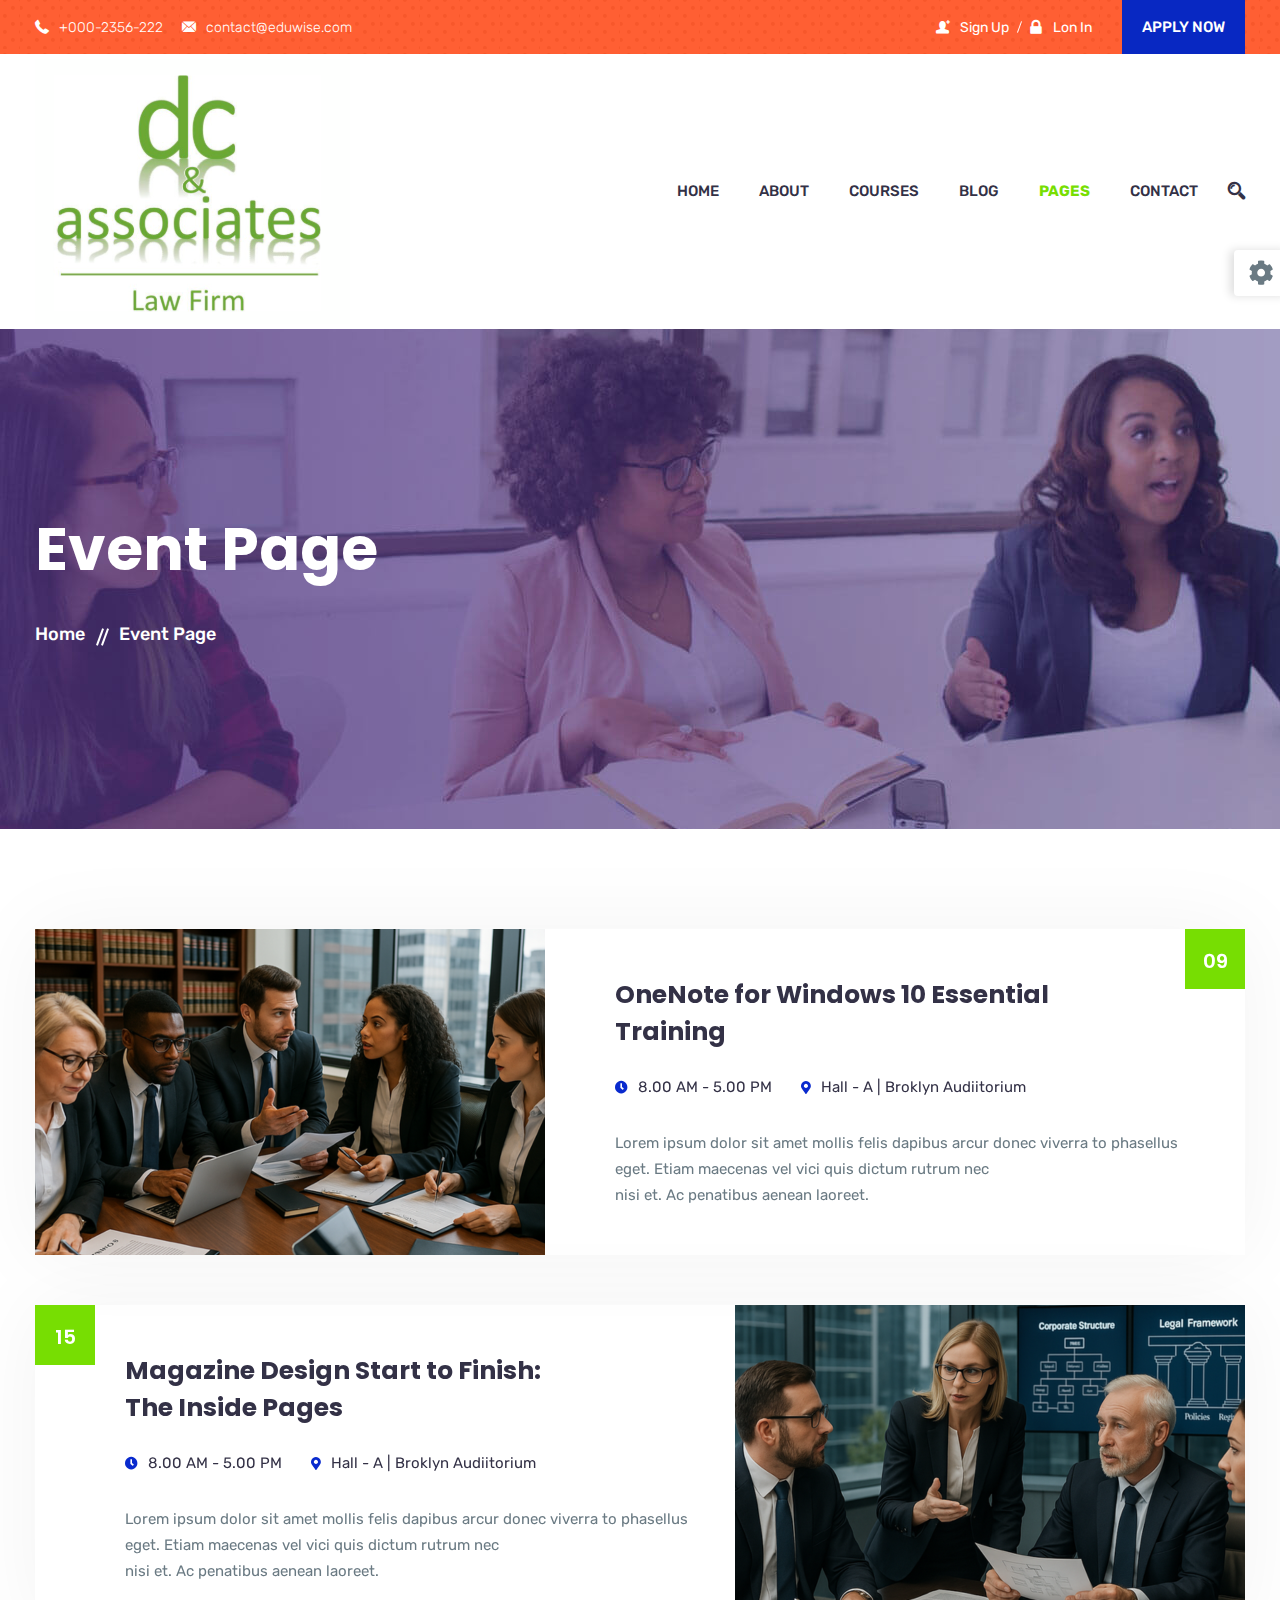
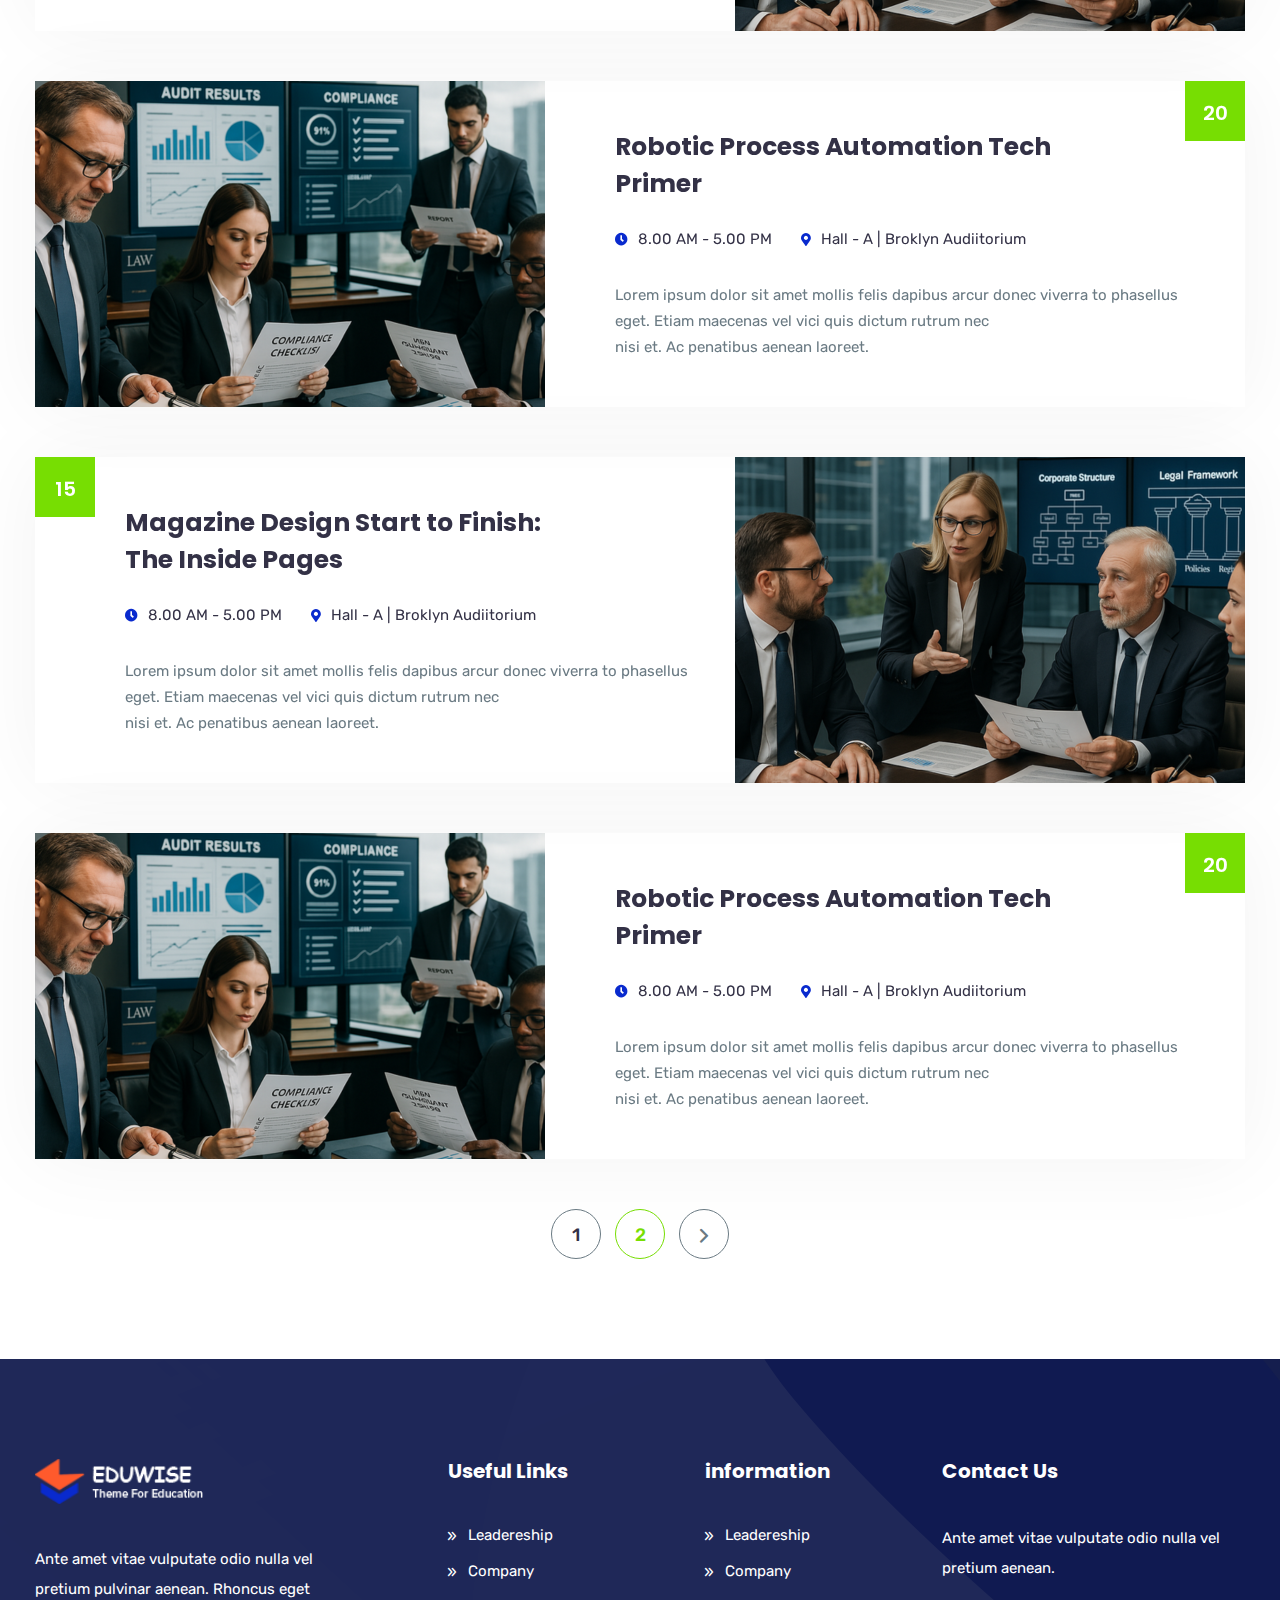
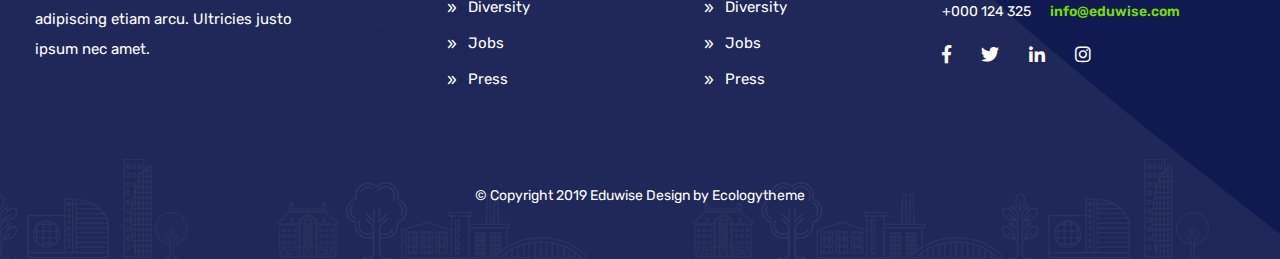
<file: event.html>
<!doctype html>
<html lang="en">

<!-- Mirrored from www.ecologytheme.com/theme/eduwise/event.html by HTTrack Website Copier/3.x [XR&CO'2014], Mon, 10 Mar 2025 16:23:02 GMT -->
<head>
    <!-- Required meta tags -->
    <meta charset="UTF-8">
    <meta name="description" content="">
    <meta name="keywords" content="HTML,CSS,XML,JavaScript">
    <meta name="author" content="Ecology Theme">
    <meta name="viewport" content="width=device-width, initial-scale=1.0">
    <title>Eduwise - Education HTML5 Template</title>
    <link rel="shortcut icon" href="images/favicon.ico" type="image/x-icon">
    <!-- Goole Font -->
    <link href="https://fonts.googleapis.com/css?family=Rubik:400,500,700" rel="stylesheet">
    <link href="https://fonts.googleapis.com/css?family=Poppins:300,400,500,600,700" rel="stylesheet"> 
    <!-- Bootstrap CSS -->
    <link rel="stylesheet" href="css/assets/bootstrap.min.css">
    <!-- Font awsome CSS -->
    <link rel="stylesheet" href="css/assets/font-awesome.min.css">    
    <link rel="stylesheet" href="css/assets/flaticon.css">
    <link rel="stylesheet" href="css/assets/magnific-popup.css">    
    <!-- owl carousel -->
    <link rel="stylesheet" href="css/assets/owl.carousel.css">
    <link rel="stylesheet" href="css/assets/owl.theme.css">     
    <link rel="stylesheet" href="css/assets/animate.css"> 
    <!-- Slick Carousel -->
    <link rel="stylesheet" href="css/assets/slick.css">  
    <!-- Mean Menu-->
    <link rel="stylesheet" href="css/assets/meanmenu.css">
    <!-- main style-->
    <link rel="stylesheet" href="css/style.css">
    <link rel="stylesheet" href="css/responsive.css">
    <link rel="stylesheet" href="css/demo.css">
    <!-- HTML5 shim and Respond.js IE8 support of HTML5 elements and media queries -->
    <!-- WARNING: Respond.js doesn't work if you view the page via file:// -->
    <!--[if lt IE 9]>
      <script src="https://oss.maxcdn.com/html5shiv/3.7.2/html5shiv.min.js"></script>
      <script src="https://oss.maxcdn.com/respond/1.4.2/respond.min.js"></script>
    <![endif]-->
</head>
<body>
<header class="header_inner event_page">
<!-- Preloader -->
<div id="preloader">
    <div id="status">&nbsp;</div>
</div>    
    <div class="header_top">
        <div class="container">
            <div class="row">
                <div class="col-12 col-sm-12 col-lg-12">
                    <div class="info_wrapper">
                        <div class="contact_info">                   
                            <ul class="list-unstyled">
                                <li><i class="flaticon-phone-receiver"></i>+000-2356-222</li>
                                <li><i class="flaticon-mail-black-envelope-symbol"></i>contact@eduwise.com</li>
                            </ul>                    
                        </div>
                        <div class="login_info">
                             <ul class="d-flex">
                                <li class="nav-item"><a href="#" class="nav-link sign-in js-modal-show"><i class="flaticon-user-male-black-shape-with-plus-sign"></i>Sign Up</a></li>
                                <li class="nav-item"><a href="#" class="nav-link join_now js-modal-show"><i class="flaticon-padlock"></i>Lon In</a></li>
                            </ul>
                            <a href="#" title="" class="apply_btn">Apply Now</a>
                        </div>
                    </div>
                </div>
            </div>
        </div>
    </div>

    <div class="edu_nav">
        <div class="container">
            <nav class="navbar navbar-expand-md navbar-light bg-faded">
                <a class="navbar-brand" href="index.html"><img src="images/logo.png" alt="logo"></a>
                <div class="collapse navbar-collapse main-menu" id="navbarSupportedContent">
                    <ul class="navbar-nav nav lavalamp ml-auto menu">
                        <li class="nav-item"><a href="#" class="nav-link">Home</a>
                            <ul class="navbar-nav nav mx-auto">
                                <li class="nav-item"><a href="index.html" class="nav-link">Home Version 01</a></li>
                                <li class="nav-item"><a href="index-2.html" class="nav-link">Home Version 02</a></li>
                                <li class="nav-item"><a href="index-3.html" class="nav-link">Home Version 03</a></li>
                                <li class="nav-item"><a href="index-4.html" class="nav-link">Home Version 04</a></li>
                            </ul>
                        </li>
                        <li class="nav-item"><a href="about.html" class="nav-link">About</a></li>
                        <li class="nav-item"><a href="course.html" class="nav-link">Courses</a>
                            <ul class="navbar-nav nav mx-auto">
                                <li class="nav-item"><a href="course.html" class="nav-link">Courses</a></li>
                                <li class="nav-item"><a href="course-details.html" class="nav-link">Courses Details</a></li>
                            </ul> 
                        </li>
                        <li class="nav-item"><a href="blog.html" class="nav-link">Blog</a>
                            <ul class="navbar-nav nav mx-auto">
                                <li class="nav-item"><a href="blog.html" class="nav-link">Blog List</a></li> 
                                <li class="nav-item"><a href="blog-2.html" class="nav-link">Blog Grid One</a></li> 
                                <li class="nav-item"><a href="blog-3.html" class="nav-link">Blog Grid Two</a></li>
                                <li class="nav-item"><a href="blog-details.html" class="nav-link">Blog Details</a></li>
                            </ul> 
                        </li>
                        <li class="nav-item"><a href="#" class="nav-link active">Pages</a>
                            <ul class="navbar-nav nav mx-auto">
                                <li class="nav-item"><a href="#" class="nav-link dropdown_icon">Courses</a>
                                    <ul class="navbar-nav nav mx-auto">
                                        <li class="nav-item"><a href="course.html" class="nav-link">Courses</a></li>
                                        <li class="nav-item"><a href="course-details.html" class="nav-link">Courses Details</a></li>
                                    </ul>    
                                </li>                                 
                                <li class="nav-item"><a href="#" class="nav-link dropdown_icon active">Events</a>
                                    <ul class="navbar-nav nav mx-auto">
                                        <li class="nav-item"><a href="event.html" class="nav-link active">Event</a></li>
                                        <li class="nav-item"><a href="event-details.html" class="nav-link">Event Details</a></li>
                                    </ul>    
                                </li>                                
                                <li class="nav-item"><a href="#" class="nav-link dropdown_icon">Blog</a>
                                    <ul class="navbar-nav nav mx-auto">
                                        <li class="nav-item"><a href="blog.html" class="nav-link">Blog List</a></li> 
                                        <li class="nav-item"><a href="blog-2.html" class="nav-link">Blog Grid One</a></li> 
                                        <li class="nav-item"><a href="blog-3.html" class="nav-link">Blog Grid Two</a></li>
                                        <li class="nav-item"><a href="blog-details.html" class="nav-link">Blog Details</a></li>
                                    </ul>    
                                </li> 
                                <li class="nav-item"><a href="become-a-teacher.html" class="nav-link">Become A Teacher</a></li>
                                <li class="nav-item"><a href="teacher-profile.html" class="nav-link">Teachers Profile</a></li>
                                <li class="nav-item"><a href="team.html" class="nav-link">Teachers Page</a></li>
                                <li class="nav-item"><a href="forgot-password.html" class="nav-link">Forgot Password</a></li>
                            </ul>                            
                        </li>     
                        <li class="nav-item"><a href="contact.html" class="nav-link">Contact</a></li>
                    </ul>
                </div>
                <div class="mr-auto search_area ">
                    <ul class="navbar-nav mx-auto">
                        <li class="nav-item"><i class="search_btn flaticon-magnifier"></i>
                            <div id="search">
                                <button type="button" class="close">×</button>
                                 <form>
                                     <input type="search" value="" placeholder="Search here...."  required/>
                                 </form>
                            </div>
                        </li>
                    </ul>
                </div>
            </nav><!-- END NAVBAR -->
        </div> 
    </div>

    <div class="intro_wrapper">
        <div class="container">  
            <div class="row">        
                 <div class="col-sm-12 col-md-8 col-lg-8">
                    <div class="intro_text">
                        <h1>Event Page</h1>
                        <div class="pages_links">
                            <a href="#" title="">Home</a>
                            <a href="#" title="" class="active">Event Page</a>
                        </div>
                    </div>
                </div>              

            </div>
        </div> 
    </div> 
</header> <!-- End header -->



<section class="login_signup_option">
    <div class="l-modal is-hidden--off-flow js-modal-shopify">
        <div class="l-modal__shadow js-modal-hide"></div>
        <div class="login_popup login_modal_body">
            <div class="Popup_title d-flex justify-content-between">
                <h2 class="hidden">&nbsp;</h2>
                <!-- Nav tabs -->
                <div class="row">
                    <div class="col-12 col-lg-12 col-md-12 col-lg-12 login_option_btn">
                        <ul class="nav nav-tabs" role="tablist">
                            <li class="nav-item"><a class="nav-link active" data-toggle="tab" href="#login" role="tab">Login</a></li>
                            <li class="nav-item"><a class="nav-link" data-toggle="tab" href="#panel2" role="tab">Register</a></li>
                        </ul>
                    </div>
                    <div class="col-12 col-lg-12 col-md-12 col-lg-12">
                        <!-- Tab panels -->
                        <div class="tab-content card">
                            <!--Login-->
                            <div class="tab-pane fade in show active" id="login" role="tabpanel">
                                <form action="#">
                                    <div class="row">
                                        <div class="col-12 col-lg-12 col-md-12 col-lg-12">
                                            <div class="form-group">
                                                <label class="control-label">Email</label>
                                                <input type="email" class="form-control" placeholder="Username">
                                            </div>
                                        </div>
                                        <div class="col-12 col-lg-12 col-md-12 col-lg-12">
                                            <div class="form-group">
                                                <label class="control-label">Password</label>
                                                <input type="password" class="form-control" placeholder="Password">
                                            </div>
                                        </div>
                                    </div>
                                    <div class="row">
                                        <div class="col-12 col-lg-12 col-md-12 col-lg-12 d-flex justify-content-between login_option">
                                            <a href="forgot-password.html" title="" class="forget_pass">Forget Password ?</a>
                                            <button type="submit" class="btn btn-default login_btn">Login</button>
                                        </div> 
                                        <div class="col-12 col-lg-12 col-md-12 col-lg-12">
                                            <div class="social_login">
                                                <div class="social_items">
                                                    <button class="google_login google">Login Google</button>
                                                    <button class="google_login facebook">Login Facebook</button>
                                                    <button class="google_login twitter">Login Twitter</button>
                                                    <button class="google_login linkdin">Login Linkdin</button>
                                                </div>
                                            </div>
                                        </div>
                                    </div>
                                </form>
                            </div>
                            <!--/.Panel 1-->
                            <!--Panel 2-->
                            <div class="tab-pane fade" id="panel2" role="tabpanel">
                                <form action="#" class="register">
                                    <div class="row">
                                        <div class="col-12 col-lg-12 col-md-12 col-lg-12">
                                            <div class="form-group">
                                                <label  class="control-label">Name</label>
                                                <input type="text" class="form-control" placeholder="Username">
                                            </div>
                                        </div>                                        
                                        <div class="col-12 col-lg-12 col-md-12 col-lg-12">
                                            <div class="form-group">
                                                <label  class="control-label">Email</label>
                                                <input type="email" class="form-control" placeholder="Email">
                                            </div>
                                        </div>
                                        <div class="col-12 col-lg-12 col-md-12 col-lg-12">
                                            <div class="form-group">
                                                <label  class="control-label">Password</label>
                                                <input type="password" class="form-control" placeholder="Password">
                                            </div>
                                        </div>
                                    </div>
                                    <div class="row">
                                        <div class="col-12 col-lg-12 col-md-12 col-lg-12 d-flex justify-content-between login_option">
                                            <button type="submit" class="btn btn-default login_btn">Register</button>
                                        </div> 
                                    </div>
                                </form>
                            </div><!--/.Panel 2-->
                        </div>
                    </div>
                </div>
            </div>
        </div>
    </div>
</section>  <!-- End Login Signup Option -->




<!-- Start Events Area Section -->
<section class="events-area">
    <div class="container">
        <div class="row">
            <div class="col-sm-12 events_full_box">
                <div class="events_single">
                    <div class="event_banner">
                        <a href="#"><img src="images/events/event_1.jpg" alt="" class="img-fluid"></a>
                    </div>
                    <div class="event_info">
                        <h3><a href="#" title="">OneNote for Windows 10 Essential<br> Training</a></h3>
                        <div class="events_time">
                            <span class="time"><i class="far fa-clock"></i>8.00 Am - 5.00 Pm</span>
                            <span><i class="fas fa-map-marker-alt"></i>Hall - A | Broklyn Audiitorium</span>
                        </div>
                        <p>Lorem ipsum dolor sit amet mollis felis dapibus arcur donec viverra to phasellus eget. Etiam maecenas vel vici quis dictum rutrum nec<br> nisi et. Ac penatibus aenean laoreet.</p>
                        <div class="event_dete">
                            <span class="date">09</span>
                            <span>Jan</span>
                        </div>
                    </div>
                </div>  
            </div>

            <div class="col-sm-12 events_full_box">
                <div class="events_single events_single_left">
                    <div class="event_info">
                        <h3><a href="#" title="">Magazine Design Start to Finish:<br> The Inside Pages</a></h3>
                        <div class="events_time">
                            <span class="time"><i class="far fa-clock"></i>8.00 Am - 5.00 Pm</span>
                            <span><i class="fas fa-map-marker-alt"></i>Hall - A | Broklyn Audiitorium</span>
                        </div>
                        <p>Lorem ipsum dolor sit amet mollis felis dapibus arcur donec viverra to phasellus eget. Etiam maecenas vel vici quis dictum rutrum nec<br> nisi et. Ac penatibus aenean laoreet.</p>
                    </div>
                    <div class="event_banner">
                        <a href="#"><img src="images/events/event_2.jpg" alt="" class="img-fluid"></a>
                    </div>
                    <div class="event_dete">
                        <span class="date">15</span>
                        <span>Jan</span>
                    </div>
                </div>  
            </div>

            <div class="col-sm-12 events_full_box">
                <div class="events_single">
                    <div class="event_banner">
                        <a href="#"><img src="images/events/event_3.jpg" alt="" class="img-fluid"></a>
                    </div>
                    <div class="event_info">
                        <h3><a href="#" title="">Robotic Process Automation Tech<br> Primer</a></h3>
                        <div class="events_time">
                            <span class="time"><i class="far fa-clock"></i>8.00 Am - 5.00 Pm</span>
                            <span><i class="fas fa-map-marker-alt"></i>Hall - A | Broklyn Audiitorium</span>
                        </div>
                        <p>Lorem ipsum dolor sit amet mollis felis dapibus arcur donec viverra to phasellus eget. Etiam maecenas vel vici quis dictum rutrum nec<br> nisi et. Ac penatibus aenean laoreet.</p>
                        <div class="event_dete">
                            <span class="date">20</span>
                            <span>Jan</span>
                        </div>
                    </div>
                </div>  
            </div>  

            <div class="col-sm-12 events_full_box">
                <div class="events_single events_single_left">
                    <div class="event_info">
                        <h3><a href="#" title="">Magazine Design Start to Finish:<br> The Inside Pages</a></h3>
                        <div class="events_time">
                            <span class="time"><i class="far fa-clock"></i>8.00 Am - 5.00 Pm</span>
                            <span><i class="fas fa-map-marker-alt"></i>Hall - A | Broklyn Audiitorium</span>
                        </div>
                        <p>Lorem ipsum dolor sit amet mollis felis dapibus arcur donec viverra to phasellus eget. Etiam maecenas vel vici quis dictum rutrum nec<br> nisi et. Ac penatibus aenean laoreet.</p>
                    </div>
                    <div class="event_banner">
                        <a href="#"><img src="images/events/event_2.jpg" alt="" class="img-fluid"></a>
                    </div>
                    <div class="event_dete">
                        <span class="date">15</span>
                        <span>Jan</span>
                    </div>
                </div>  
            </div>

            <div class="col-sm-12 events_full_box">
                <div class="events_single">
                    <div class="event_banner">
                        <a href="#"><img src="images/events/event_3.jpg" alt="" class="img-fluid"></a>
                    </div>
                    <div class="event_info">
                        <h3><a href="#" title="">Robotic Process Automation Tech<br> Primer</a></h3>
                        <div class="events_time">
                            <span class="time"><i class="far fa-clock"></i>8.00 Am - 5.00 Pm</span>
                            <span><i class="fas fa-map-marker-alt"></i>Hall - A | Broklyn Audiitorium</span>
                        </div>
                        <p>Lorem ipsum dolor sit amet mollis felis dapibus arcur donec viverra to phasellus eget. Etiam maecenas vel vici quis dictum rutrum nec<br> nisi et. Ac penatibus aenean laoreet.</p>
                        <div class="event_dete">
                            <span class="date">20</span>
                            <span>Jan</span>
                        </div>
                    </div>
                </div>  
            </div>            
            <div class="pagination_blog">
                <ul>
                    <li><a href="#">1</a></li>
                    <li class="current"><a href="#">2</a></li>
                    <li><a href="#" class=""><i class='flaticon-right-arrow'></i></a></li>
                </ul>
            </div> 
        </div>
    </div>
</section><!-- ./ End Events Area section -->


<!-- Footer -->  
<footer class="footer_2">
    <div class="container">
        <div class="footer_top">
            <div class="row">
                <div class="col-12 col-md-6 col-lg-4">
                    <div class="footer_single_col footer_intro">
                        <img src="images/logo2.png" alt="" class="f_logo">
                        <p>Ante amet vitae vulputate odio nulla vel pretium pulvinar aenean. Rhoncus eget adipiscing etiam arcu. Ultricies justo ipsum nec amet.</p>
                    </div>
                </div>
                <div class="col-12 col-md-6 col-lg-2">
                    <div class="footer_single_col">
                        <h3>Useful Links</h3>
                        <ul class="location_info quick_inf0">
                            <li><a href="#">Leadereship</a></li>
                            <li><a href="#">Company</a></li>
                            <li><a href="#">Diversity</a></li>
                            <li><a href="#">Jobs</a></li>
                            <li><a href="#">Press</a></li>
                        </ul>                         
                    </div>
                </div>
                <div class="col-12 col-md-6 col-lg-2">
                    <div class="footer_single_col information">
                        <h3>information</h3>
                        <ul class="quick_inf0">
                            <li><a href="#">Leadereship</a></li>
                            <li><a href="#">Company</a></li>
                            <li><a href="#">Diversity</a></li>
                            <li><a href="#">Jobs</a></li>
                            <li><a href="#">Press</a></li>
                        </ul>
                    </div>
                </div>
                <div class="col-12 col-md-6 col-lg-4">
                    <div class="footer_single_col contact">
                        <h3>Contact Us</h3>
                        <p>Ante amet vitae vulputate odio nulla vel pretium aenean.</p>
                        <div class="contact_info">
                            <span>+000 124 325</span> 
                            <span class="email">info@eduwise.com</span>
                        </div>
                        <ul class="social_items d-flex list-unstyled">
                            <li><a href="#"><i class="fab fa-facebook-f fb-icon"></i></a></li>
                            <li><a href="#"><i class="fab fa-twitter twitt-icon"></i></a></li>
                            <li><a href="#"><i class="fab fa-linkedin-in link-icon"></i></a></li>
                            <li><a href="#"><i class="fab fa-instagram ins-icon"></i></a></li>
                        </ul>
                    </div>
                </div>
                 <div class="col-12 col-md-12 col-lg-12">
                    <div class="copyright">
                        <p>&copy; Copyright 2019 Eduwise Design by Ecologytheme</p>
                    </div>
                 </div>
            </div>
        </div>
    </div>
    <div class="shapes_bg">
        <img src="images/shapes/testimonial_2_shpe_1.png" alt="" class="shape_3">        
        <img src="images/shapes/footer_2.png" alt="" class="shape_1">
    </div>    
</footer><!-- End Footer -->

<section id="scroll-top" class="scroll-top">
    <h2 class="disabled">Scroll to top</h2>
    <div class="to-top pos-rtive">
        <a href="#"><i class = "flaticon-right-arrow"></i></a>
    </div>
</section>

    <!-- JavaScript -->
    <script src="js/jquery-3.2.1.min.js"></script>
    <script src="js/popper.min.js"></script>
    <script src="js/bootstrap.min.js"></script>
    <script src="js/jquery.magnific-popup.min.js"></script>     
    <script src="js/owl.carousel.min.js"></script>   
    <script src="js/slick.min.js"></script>   
    <script src="js/jquery.meanmenu.min.js"></script> 
    <script src="js/wow.min.js"></script> 
    <!-- Counter Script -->
    <script src="js/waypoints.min.js"></script>
    <script src="js/jquery.counterup.min.js"></script>
    <script src="js/custom.js"></script>   
    
    <!-- =========================================================
         STYLE SWITCHER | ONLY FOR DEMO NOT INCLUDED IN MAIN FILES
    ============================================================== -->
    <script type="text/javascript" src="js/demo.js"></script>
    <div class="demo-style-switch" id="switch-style">
        <a id="toggle-switcher" class="switch-button" title="Change Styles"><span class="fa fa-cog fa-spin"></span></a>
        <div class="switched-options">
            <div class="config-title">
                <a class="navbar-brand" href="index.html"><img src="images/logo.png" alt="logo"></a>
                <p>Education Template</p>
                <a href="#" class="buy--btn">Purchase Now</a>
            </div>
            <div class="demos">
                <div><a href="index.html" data-toggle="tooltip" data-placement="top" title="Home Style One"><img class="main-image img-fluid" src="demo/index_1.png" alt=""/></a></div>
                <div><a href="index-2.html" data-toggle="tooltip" data-placement="top" title="Home Style Two"><img class="main-image img-fluid" src="demo/index_2.png" alt=""/></a></div>
                <div><a href="index-3.html" data-toggle="tooltip" data-placement="top" title="Home Style Three"><img class="main-image img-fluid" src="demo/index_3.png" alt=""/></a></div>
                <ul class="list-unstyled clearfix">
                    <li><a href="about.html" data-toggle="tooltip" data-placement="top" title="About Page"><img src="demo/about.png" alt="" class="img-fluid"></a></li>
                    <li><a href="blog.html" data-toggle="tooltip" data-placement="top" title="Blog Page"><img src="demo/blog.png" alt="" class="img-fluid"></a></li>
                    <li><a href="blog-details.html" data-toggle="tooltip" data-placement="top" title="Blog Details Page"><img src="demo/blog_details.png" alt="" class="img-fluid"></a></li>
                    <li><a href="event.html" data-toggle="tooltip" data-placement="top" title="Event Page"><img src="demo/event.png" alt="" class="img-fluid"></a></li>
                    <li><a href="event-details.html" data-toggle="tooltip" data-placement="top" title="Event Deiails"><img src="demo/event_details.png" alt="" class="img-fluid"></a></li>
                    <li><a href="teacher-profile.html" data-toggle="tooltip" data-placement="top" title="Teacher Profile"><img src="demo/teacher_pro.png" alt="" class="img-fluid"></a></li>
                    <li><a href="course.html" data-toggle="tooltip" data-placement="top" title="Courses Page"><img src="demo/course.png" alt="" class="img-fluid"></a></li>
                    <li><a href="course-details.html" data-toggle="tooltip" data-placement="top" title="Courses Details"><img src="demo/course_details.png" alt="" class="img-fluid"></a></li>
                    <li><a href="team.html" data-toggle="tooltip" data-placement="top" title="Team Page"><img src="demo/team.png" alt="" class="img-fluid"></a></li>
                    <li><a href="contact.html" data-toggle="tooltip" data-placement="top" title="Contact Page"><img src="demo/contact.png" alt="" class="img-fluid"></a></li>
                </ul>
            </div>
        </div>
    </div>
</body>

<!-- Mirrored from www.ecologytheme.com/theme/eduwise/event.html by HTTrack Website Copier/3.x [XR&CO'2014], Mon, 10 Mar 2025 16:23:02 GMT -->
</html>
</file>
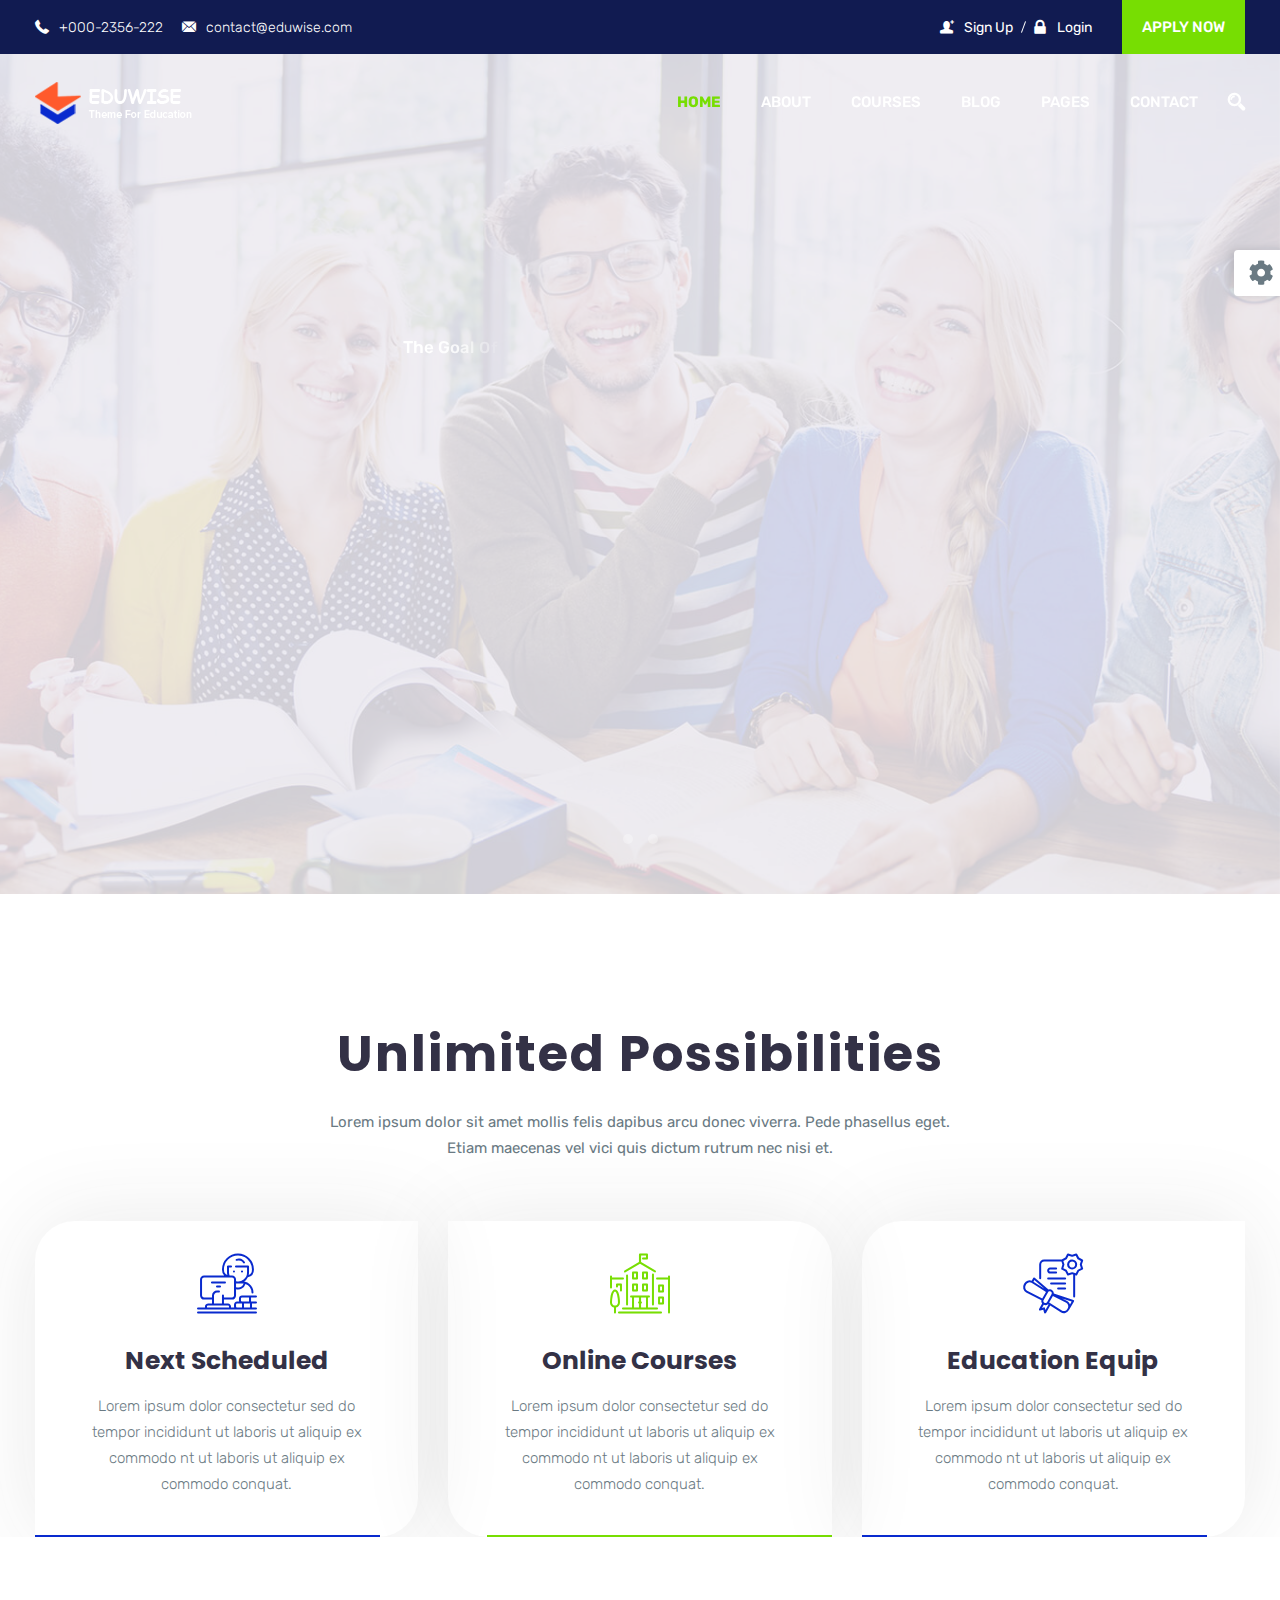
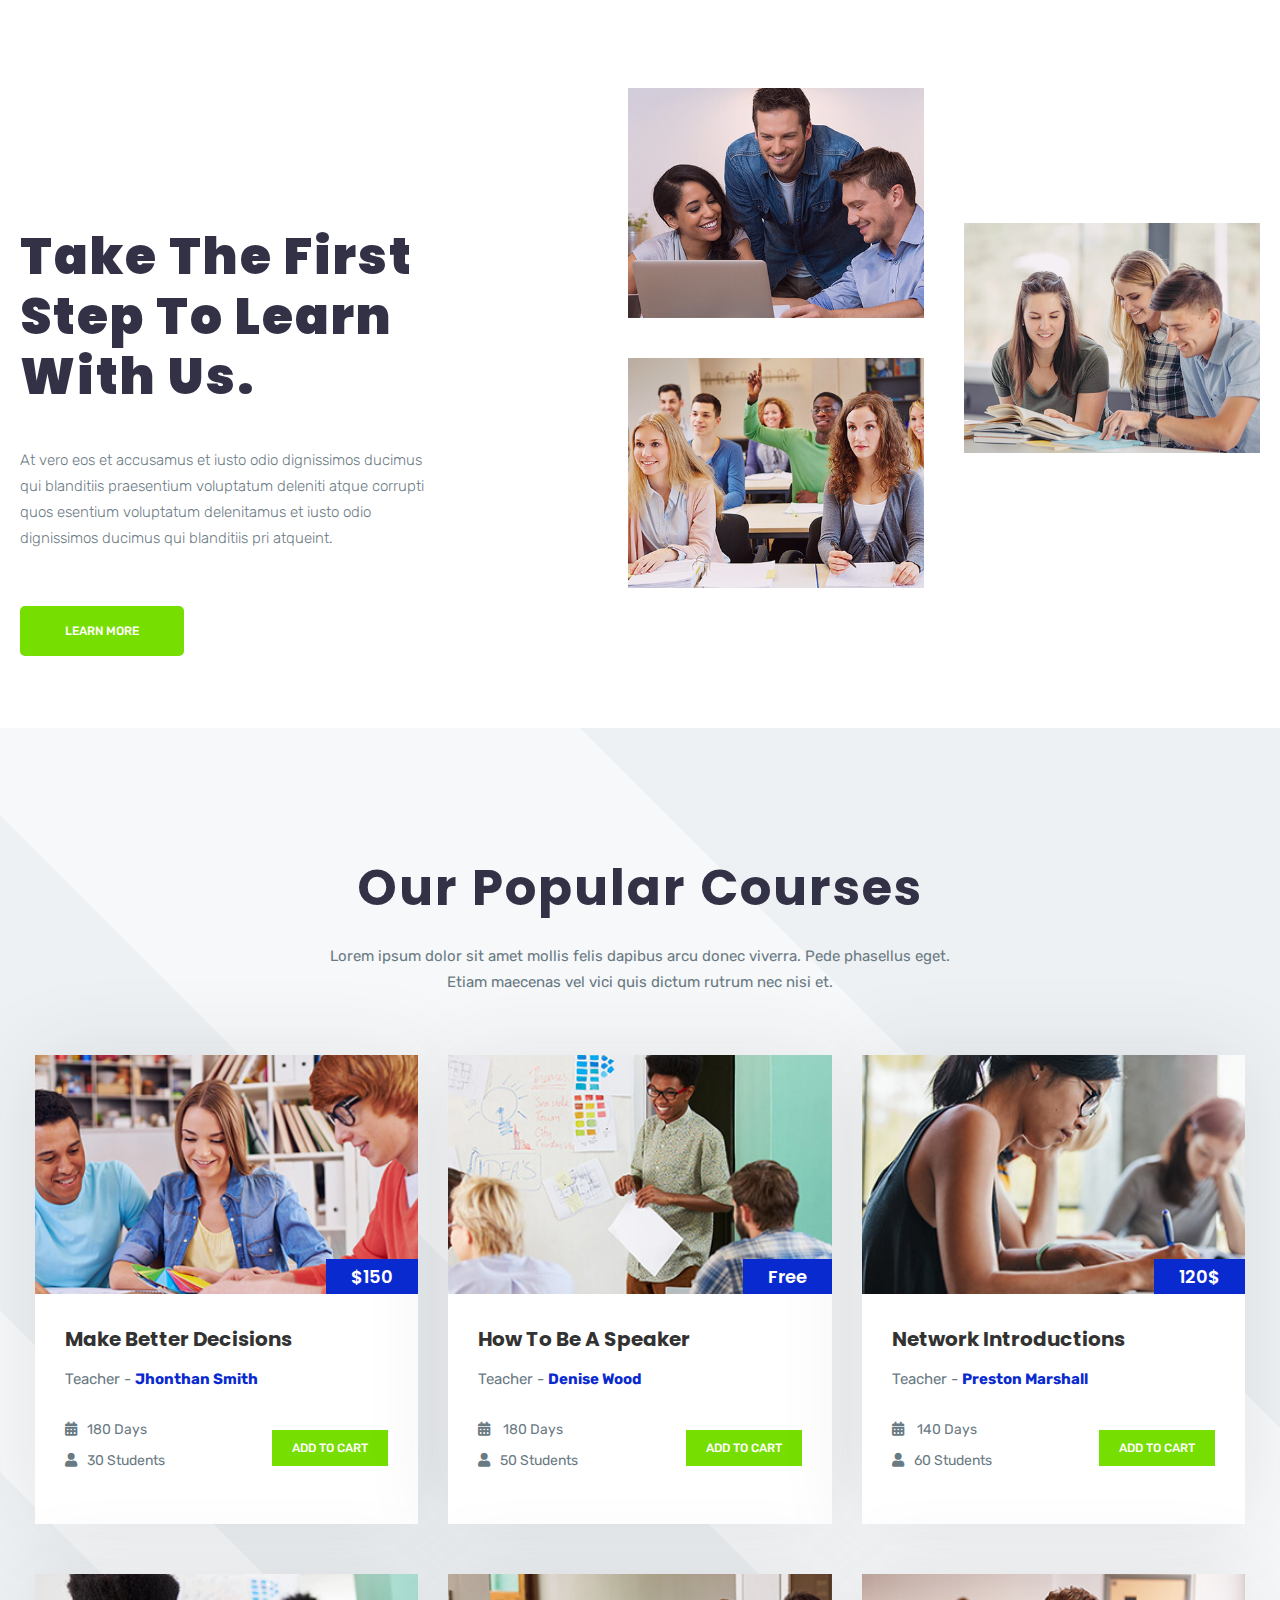
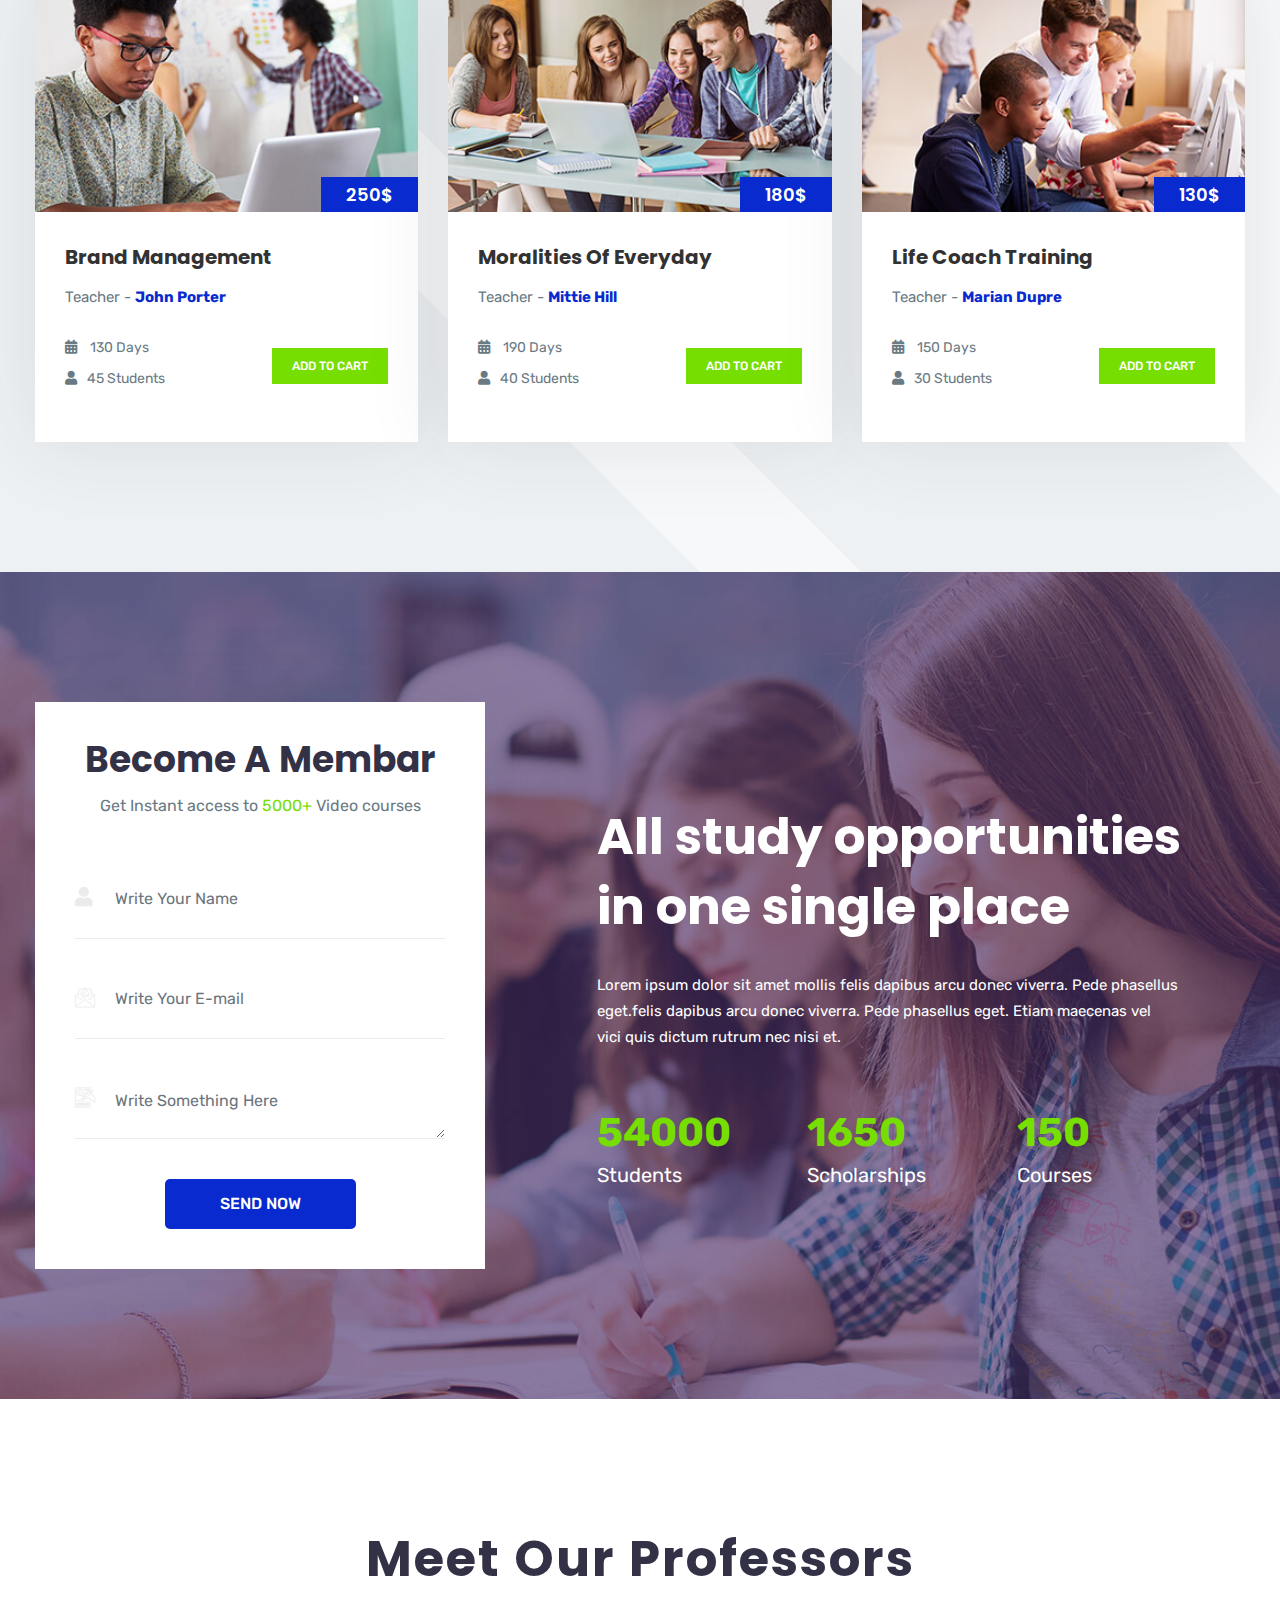
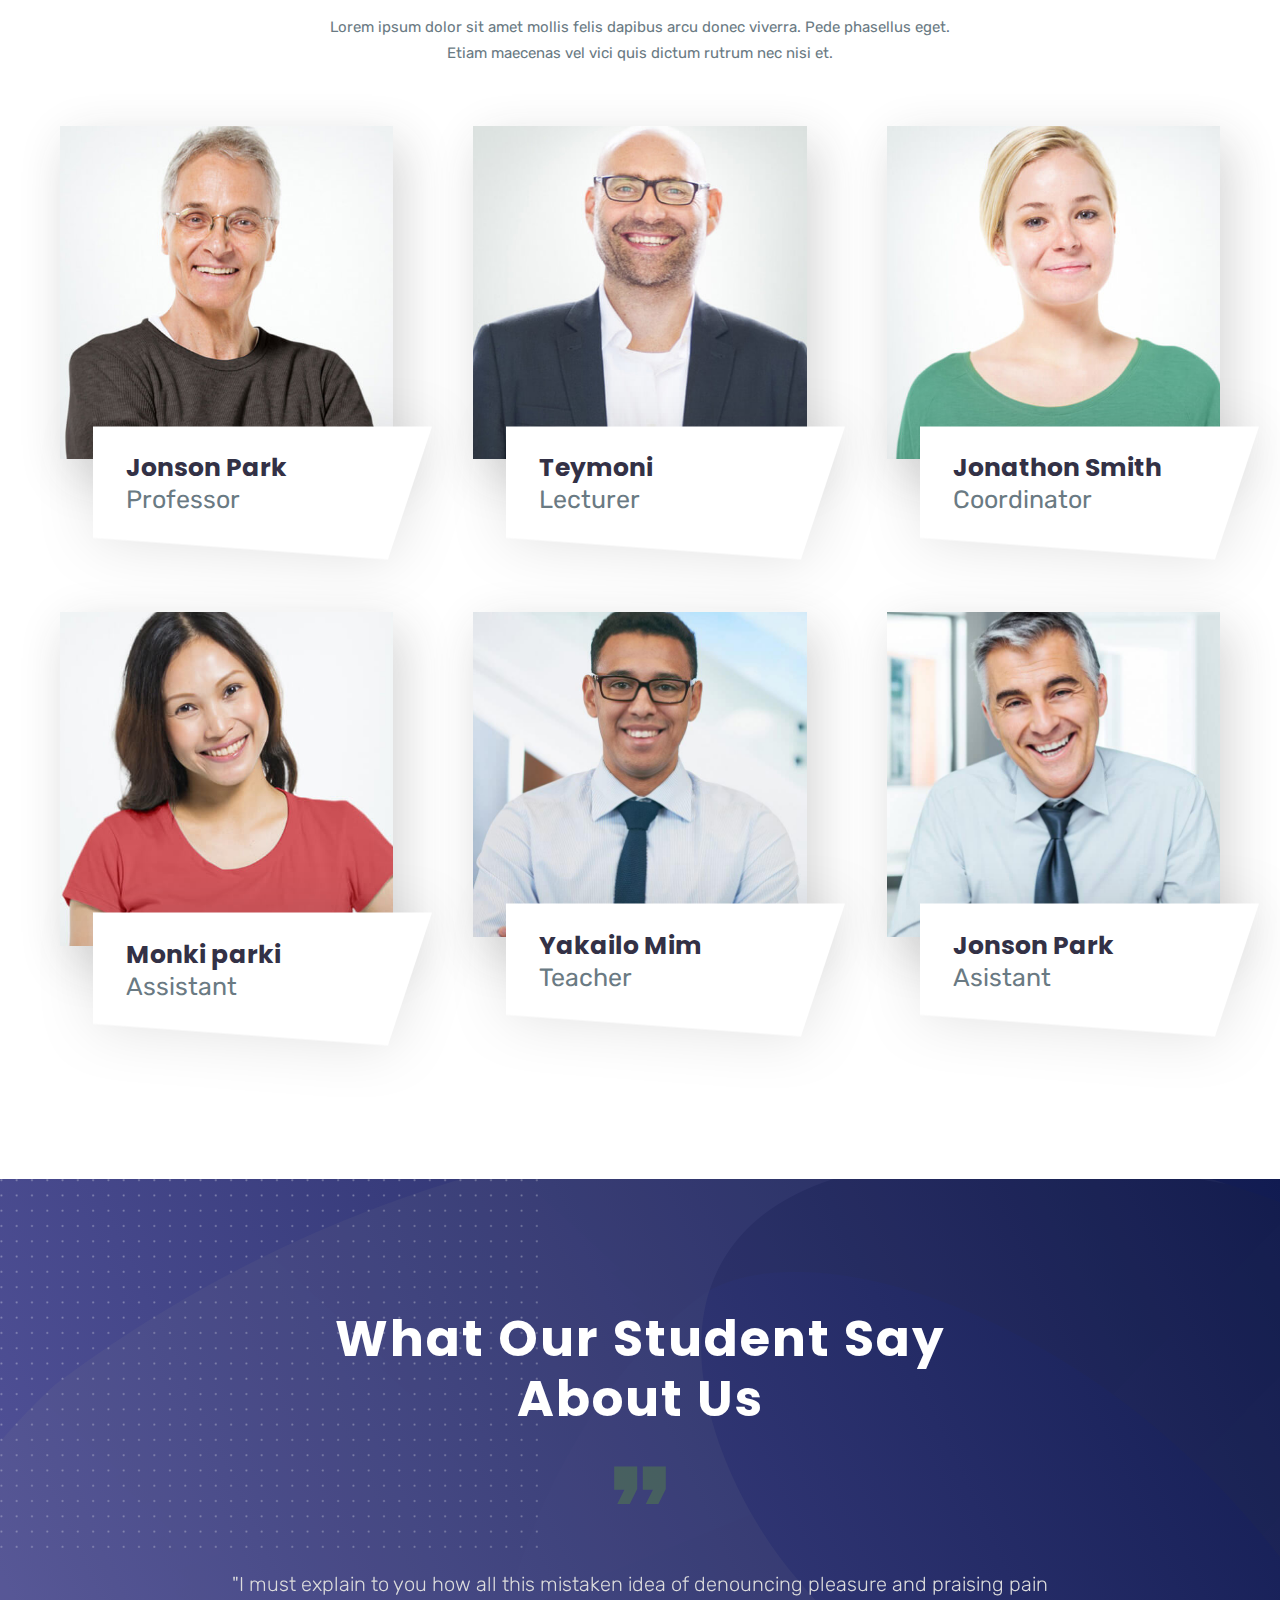
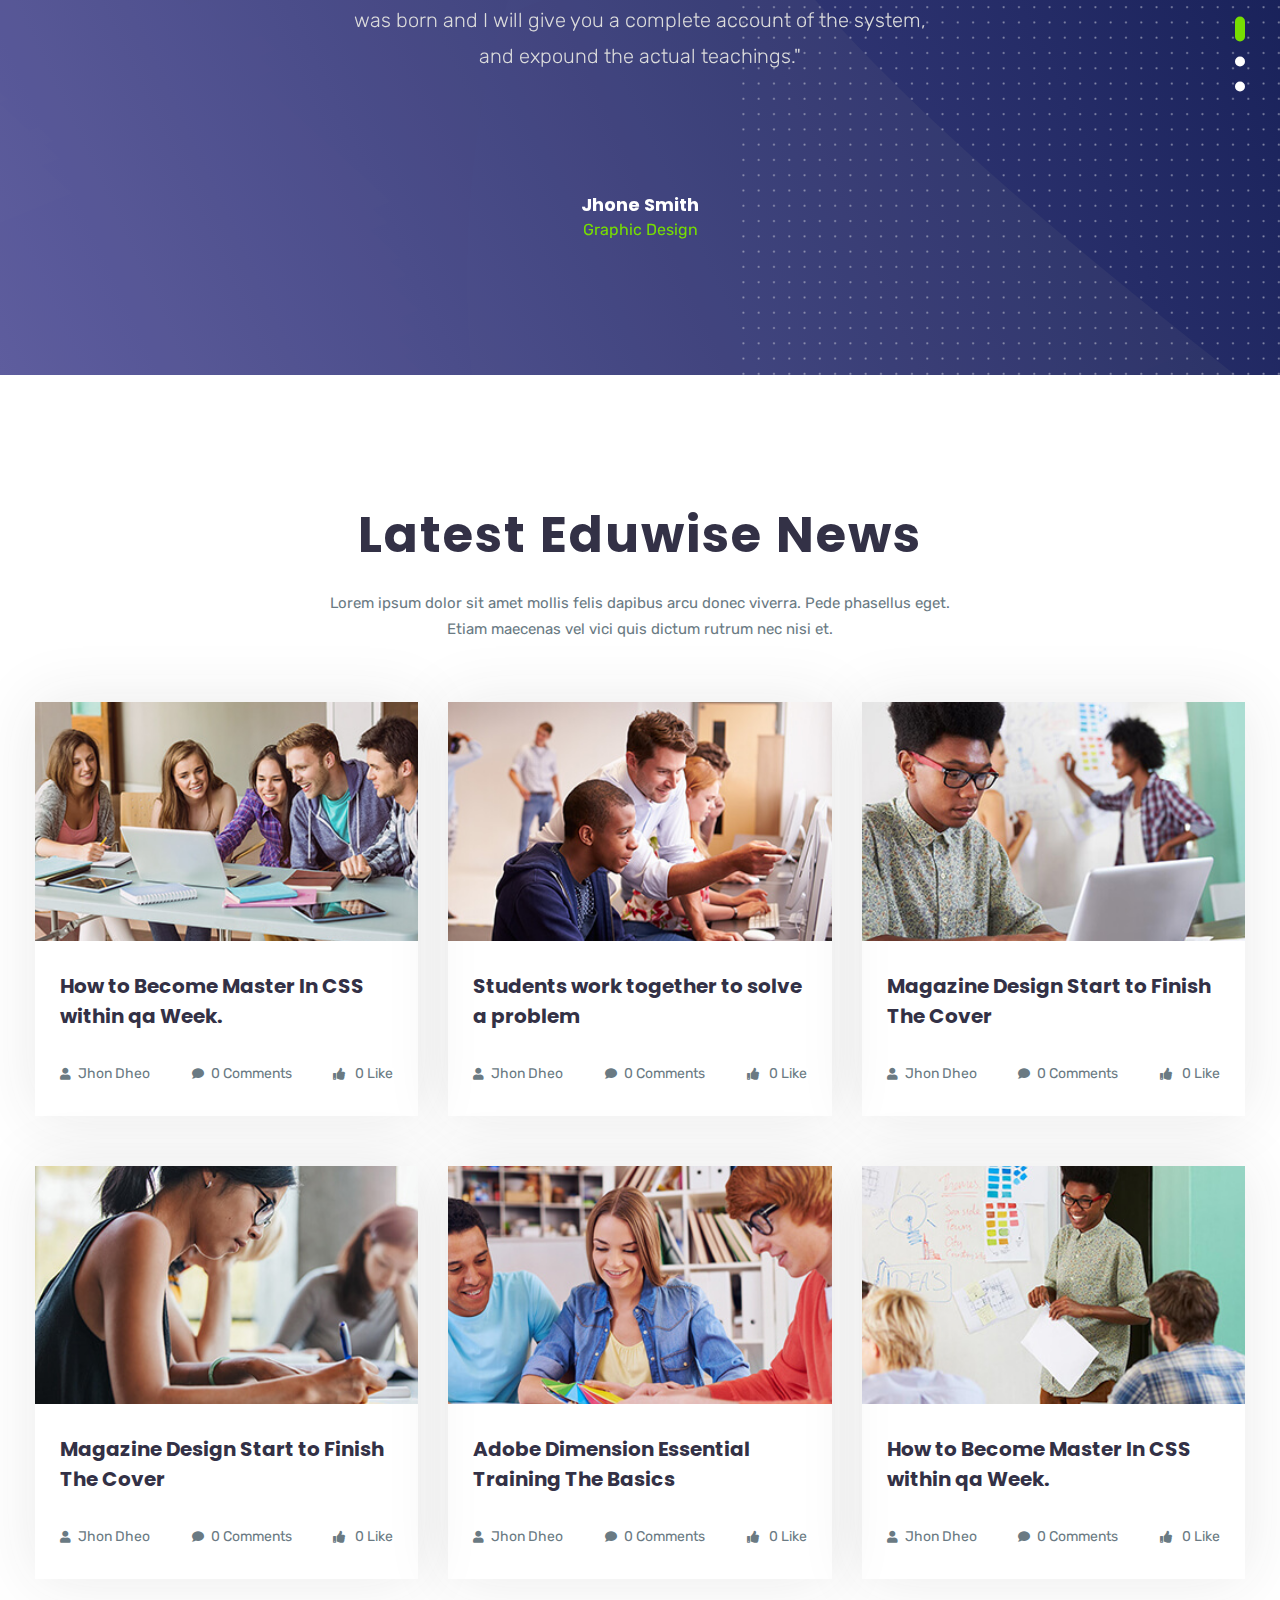
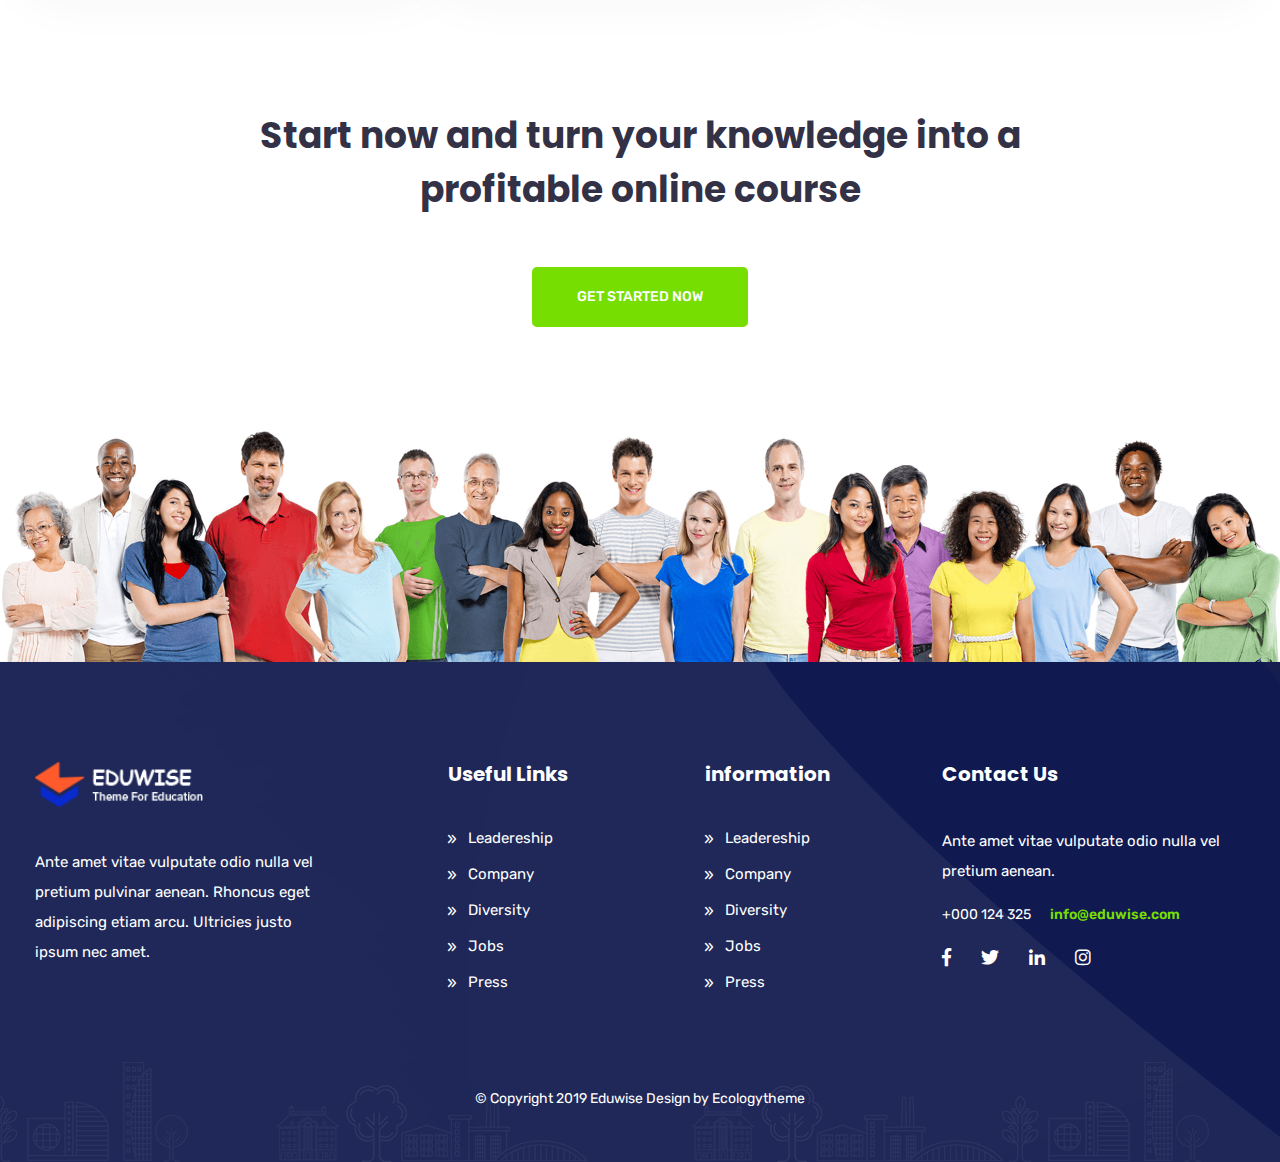
<file: index-2.html>
<!doctype html>
<html lang="en">

<!-- Mirrored from www.ecologytheme.com/theme/eduwise/index-2.html by HTTrack Website Copier/3.x [XR&CO'2014], Mon, 10 Mar 2025 16:20:56 GMT -->
<head>
    <!-- Required meta tags -->
    <meta charset="UTF-8">
    <meta name="description" content="">
    <meta name="keywords" content="HTML,CSS,XML,JavaScript">
    <meta name="author" content="Ecology Theme">
    <meta name="viewport" content="width=device-width, initial-scale=1.0">
    <title>Eduwise - Education HTML5 Template</title>
    <link rel="shortcut icon" href="images/favicon.ico" type="image/x-icon">
    <!-- Goole Font -->
    <link href="https://fonts.googleapis.com/css?family=Rubik:400,500,700" rel="stylesheet">
    <link href="https://fonts.googleapis.com/css?family=Poppins:300,400,500,600,700" rel="stylesheet"> 
    <!-- Bootstrap CSS -->
    <link rel="stylesheet" href="css/assets/bootstrap.min.css">
    <!-- Font awsome CSS -->
    <link rel="stylesheet" href="css/assets/font-awesome.min.css">    
    <link rel="stylesheet" href="css/assets/flaticon.css">
    <link rel="stylesheet" href="css/assets/magnific-popup.css">    
    <!-- owl carousel -->
    <link rel="stylesheet" href="css/assets/owl.carousel.css">
    <link rel="stylesheet" href="css/assets/owl.theme.css">     
    <link rel="stylesheet" href="css/assets/animate.css"> 
    <!-- Slick Carousel -->
    <link rel="stylesheet" href="css/assets/slick.css">  

    <!-- Revolution Slider -->
    <link rel="stylesheet" href="css/assets/revolution/layers.css">
    <link rel="stylesheet" href="css/assets/revolution/navigation.css">
    <link rel="stylesheet" href="css/assets/revolution/settings.css">    
    <!-- Mean Menu-->
    <link rel="stylesheet" href="css/assets/meanmenu.css">
    <!-- main style-->
    <link rel="stylesheet" href="css/style.css">
    <link rel="stylesheet" href="css/responsive.css">
    <link rel="stylesheet" href="css/demo.css">
    <!-- HTML5 shim and Respond.js IE8 support of HTML5 elements and media queries -->
    <!-- WARNING: Respond.js doesn't work if you view the page via file:// -->
    <!--[if lt IE 9]>
      <script src="https://oss.maxcdn.com/html5shiv/3.7.2/html5shiv.min.js"></script>
      <script src="https://oss.maxcdn.com/respond/1.4.2/respond.min.js"></script>
    <![endif]-->
</head>
<body>
<header class="header_tow">
<!-- Preloader -->
<div id="preloader">
    <div id="status">&nbsp;</div>
</div>    
    <div class="header_top">
        <div class="container">
            <div class="row">
                <div class="col-12 col-sm-12 col-lg-12">
                    <div class="info_wrapper">
                        <div class="contact_info">                   
        					<ul class="list-unstyled">
                                <li><i class="flaticon-phone-receiver"></i>+000-2356-222</li>
                                <li><i class="flaticon-mail-black-envelope-symbol"></i>contact@eduwise.com</li>
        					</ul>                    
                        </div>
                        <div class="login_info">
                             <ul class="d-flex">
                                <li class="nav-item"><a href="#" class="nav-link sign-in js-modal-show"><i class="flaticon-user-male-black-shape-with-plus-sign"></i>Sign Up</a></li>
                                <li class="nav-item"><a href="#" class="nav-link join_now js-modal-show"><i class="flaticon-padlock"></i>Login</a></li>
                            </ul>
                            <a href="#" title="" class="apply_btn">Apply Now</a>
                        </div>
                    </div>
                </div>
            </div>
        </div>
    </div>

    <div class="edu_nav">
        <div class="container">
            <nav class="navbar navbar-expand-md navbar-light bg-faded">
                <a class="navbar-brand" href="index.html"><img src="images/logo2.png" alt="logo"></a>
                <div class="collapse navbar-collapse main-menu" id="navbarSupportedContent">
                    <ul class="navbar-nav nav lavalamp ml-auto menu">
                        <li class="nav-item"><a href="#" class="nav-link active">Home</a>
                            <ul class="navbar-nav nav mx-auto">
                                <li class="nav-item"><a href="index.html" class="nav-link">Home Version 01</a></li>
                                <li class="nav-item"><a href="index-2.html" class="nav-link">Home Version 02</a></li>
                                <li class="nav-item"><a href="index-3.html" class="nav-link">Home Version 03</a></li>
                                <li class="nav-item"><a href="index-4.html" class="nav-link">Home Version 04</a></li>
                            </ul>
                        </li>
                        <li class="nav-item"><a href="about.html" class="nav-link">About</a></li>
                        <li class="nav-item"><a href="course.html" class="nav-link">Courses</a>
                            <ul class="navbar-nav nav mx-auto">
                                <li class="nav-item"><a href="course.html" class="nav-link">Courses</a></li>
                                <li class="nav-item"><a href="course-details.html" class="nav-link">Courses Details</a></li>
                            </ul> 
                        </li>
                        <li class="nav-item"><a href="blog.html" class="nav-link">Blog</a>
                            <ul class="navbar-nav nav mx-auto">
                                <li class="nav-item"><a href="blog.html" class="nav-link">Blog List</a></li> 
                                <li class="nav-item"><a href="blog-2.html" class="nav-link">Blog Grid One</a></li> 
                                <li class="nav-item"><a href="blog-3.html" class="nav-link">Blog Grid Two</a></li>
                                <li class="nav-item"><a href="blog-details.html" class="nav-link">Blog Details</a></li>
                            </ul> 
                        </li>
                        <li class="nav-item"><a href="#" class="nav-link">Pages</a>
                            <ul class="navbar-nav nav mx-auto">
                                <li class="nav-item"><a href="#" class="nav-link dropdown_icon">Courses</a>
                                    <ul class="navbar-nav nav mx-auto">
                                        <li class="nav-item"><a href="course.html" class="nav-link">Courses</a></li>
                                        <li class="nav-item"><a href="course-details.html" class="nav-link">Courses Details</a></li>
                                    </ul>    
                                </li>                                 
                                <li class="nav-item"><a href="#" class="nav-link dropdown_icon">Events</a>
                                    <ul class="navbar-nav nav mx-auto">
                                        <li class="nav-item"><a href="event.html" class="nav-link">Event</a></li>
                                        <li class="nav-item"><a href="event-details.html" class="nav-link">Event Details</a></li>
                                    </ul>    
                                </li>                                
                                <li class="nav-item"><a href="#" class="nav-link dropdown_icon">Blog</a>
                                    <ul class="navbar-nav nav mx-auto">
                                        <li class="nav-item"><a href="blog.html" class="nav-link">Blog List</a></li> 
                                        <li class="nav-item"><a href="blog-2.html" class="nav-link">Blog Grid One</a></li> 
                                        <li class="nav-item"><a href="blog-3.html" class="nav-link">Blog Grid Two</a></li>
                                        <li class="nav-item"><a href="blog-details.html" class="nav-link">Blog Details</a></li>
                                    </ul>    
                                </li> 
                                <li class="nav-item"><a href="become-a-teacher.html" class="nav-link">Become A Teacher</a></li>
                                <li class="nav-item"><a href="teacher-profile.html" class="nav-link">Teachers Profile</a></li>
                                <li class="nav-item"><a href="teachers.html" class="nav-link">Teachers Page</a></li>
                                <li class="nav-item"><a href="forgot-password.html" class="nav-link">Forgot Password</a></li>
                            </ul>                            
                        </li>     
                        <li class="nav-item"><a href="contact.html" class="nav-link">Contact</a></li>
                    </ul>
                </div>
                <div class="mr-auto search_area ">
                    <ul class="navbar-nav mx-auto">
                        <li class="nav-item"><i class="search_btn flaticon-magnifier"></i>
                            <div id="search">
                                <button type="button" class="close">×</button>
                                 <form>
                                     <input type="search" value="" placeholder="Search here...."  required/>
                                 </form>
                            </div>
                        </li>
                    </ul>
                </div>
            </nav><!-- END NAVBAR -->
        </div> 
    </div>


    <!--==================
        Slider
    ===================-->
    <div class="rev_slider_wrapper">
        <div id="rev_slider_2" class="rev_slider" style="display:none">
            <!-- BEGIN SLIDES LIST -->
            <ul>
                <li data-index="rs-1706" data-transition="fade" data-slotamount="7" data-hideafterloop="0" data-hideslideonmobile="off"  data-easein="default" data-easeout="default" data-masterspeed="1000"  data-rotate="0"  data-saveperformance="off"  data-title="Slide" data-param1="" data-param2="" data-param3="" data-param4="" data-param5="" data-param6="" data-param7="" data-param8="" data-param9="" data-param10="" data-description="">

                <div class="slider-overlay"></div>
                <!-- SLIDE'S MAIN BACKGROUND IMAGE -->
                <img src="images/banner/banner_2.jpg" alt="Sky" class="rev-slidebg"  data-bgposition="center center" data-bgfit="cover" data-bgrepeat="no-repeat" data-bgparallax="10" class="rev-slidebg" data-no-retina>
                    <!-- LAYER NR. 1 -->
                    <div class="tp-caption font-lora sfb tp-resizeme letter-space-5 h-p" 
                        data-x="['center','center','center','center']" data-hoffset="['0','0','0','0']" 
                        data-y="['middle','middle','middle','middle']" data-voffset="['-300','-280','-250','-200']" 
                        data-fontsize="['40','40','30','18']"
                        data-lineheight="['70','80','70','70']"
                        data-width="none"
                        data-height="none"
                        data-whitespace="nowrap"
                        data-type="text" 
                        data-responsive_offset="on" 
                        data-frames='[{"from":"z:0;rX:0;rY:0;rZ:0;sX:0.9;sY:0.9;skX:0;skY:0;opacity:0;","speed":400,"to":"o:1;","delay":100,"split":"chars","splitdelay":0.05,"ease":"Power3.easeInOut"},{"delay":"wait","speed":100,"to":"y:[100%];","mask":"x:inherit;y:inherit;s:inherit;e:inherit;","ease":"Power2.easeInOut"}]'

                        style="z-index: 7; color:#fff; font-family:'Rubik', sans-serif; max-width: auto; max-height: auto; white-space: nowrap; font-weight:500;">The Goal Of Education Is The Advancement Of Knowledge
                    </div>
                    <!-- LAYER NR. 2 -->
                    <div class="tp-caption NotGeneric-Title   tp-resizeme" 
                         id="slide-3045-layer-1" 
                         data-x="['center','center','center','center']" data-hoffset="['0','0','0','0']" 
                         data-y="['middle','middle','middle','middle']" data-voffset="['-150','-140','-120','-120']"
                        data-fontsize="['130','120','80','40']"
                        data-lineheight="['200','120','70','70']"
                        data-width="none"
                        data-height="none"
                        data-whitespace="nowrap"
                        data-type="text" 
                        data-responsive_offset="on" 
                        data-frames='[{"from":"x:[105%];z:0;rX:45deg;rY:0deg;rZ:90deg;sX:1;sY:1;skX:0;skY:0;","mask":"x:0px;y:0px;s:inherit;e:inherit;","speed":2000,"to":"o:1;","delay":1000,"split":"chars","splitdelay":0.05,"ease":"Power4.easeInOut"},{"delay":"wait","speed":1000,"to":"y:[100%];","mask":"x:inherit;y:inherit;s:inherit;e:inherit;","ease":"Power2.easeInOut"}]'
                        data-paddingtop="[10,10,10,10]"
                        data-paddingright="[0,0,0,0]"
                        data-paddingbottom="[10,10,10,10]"
                        data-paddingleft="[0,0,0,0]"

                        style="z-index: 5; font-family:'Poppins', sans-serif; font-weight: 700; white-space: nowrap;text-transform:left;">Take Better Education From
                    </div>

                    <!-- LAYER NR.3 -->
                    <div class="tp-caption NotGeneric-Title   tp-resizeme" 
                         id="slide-3045-layer-1" 
                         data-x="['center','center','center','center']" data-hoffset="['0','0','0','0']" 
                         data-y="['middle','middle','middle','middle']" data-voffset="['30','0','-10','-40']" 
                        data-fontsize="['130','120','80','40']"
                        data-lineheight="['200','120','70','70']"
                        data-width="none"
                        data-height="none"
                        data-whitespace="nowrap"
                        data-type="text" 
                        data-responsive_offset="on" 
                        data-frames='[{"from":"x:[105%];z:0;rX:45deg;rY:0deg;rZ:90deg;sX:1;sY:1;skX:0;skY:0;","mask":"x:0px;y:0px;s:inherit;e:inherit;","speed":2000,"to":"o:1;","delay":1000,"split":"chars","splitdelay":0.05,"ease":"Power4.easeInOut"},{"delay":"wait","speed":1000,"to":"y:[100%];","mask":"x:inherit;y:inherit;s:inherit;e:inherit;","ease":"Power2.easeInOut"}]'
                        data-textAlign="['left','left','left','left']"
                        data-paddingtop="[10,10,10,10]"
                        data-paddingright="[0,0,0,0]"
                        data-paddingbottom="[10,10,10,10]"
                        data-paddingleft="[0,0,0,0]"

                        style="z-index: 5; font-family:'Poppins', sans-serif; font-weight: 700; white-space: nowrap;text-transform:left;">The World Best University
                    </div>
                    
                    <!-- LAYER NR. 4 -->
                    <div class="tp-caption rev-btn rev-btn left_btn" 
                        id="slide-2939-layer-8" 
                        data-x="['center','center','center','center']" data-hoffset="['-250','280','190','120']" 
                        data-y="['middle','middle','top','top']"  data-voffset="['360','220','600','450']" 
                        data-fontsize="['14','14','10','8']"
                        data-lineheight="['34','34','30','20']"
                        data-width="none"
                        data-height="none"
                        data-whitespace="nowrap"
                        data-type="button" 
                        data-actions='[{"event":"click","action":"jumptoslide","slide":"rs-2939","delay":""}]'
                        data-responsive_offset="on" 
                        data-responsive="off"
                        data-frames='[{"from":"x:-50px;opacity:0;","speed":1000,"to":"o:1;","delay":1750,"ease":"Power2.easeOut"},{"delay":"wait","speed":1500,"to":"opacity:0;","ease":"Power4.easeIn"},{"frame":"hover","speed":"300","ease":"Linear.easeNone","to":"o:1;rX:0;rY:0;rZ:0;z:0;","style":"c:#ffffff;bg:#ff5a2c;bw:2px 2px 2px 2px;"}]'
                        data-textAlign="['left','left','left','left']"
                        data-paddingtop="[12,12,8,8]"
                        data-paddingright="[40,40,30,25]"
                        data-paddingbottom="[12,12,8,8]"
                        data-paddingleft="[40,40,30,25]"

                        style="z-index: 14; white-space: nowrap; font-weight: 500; color: #ffffff;font-family:Rubik; text-transform:uppercase; background-color:#ff5a2c; border-color:rgba(0, 0, 0, 1.00); border-width:2px;  border-radius: 3px;">Get Started Now
                    </div>
                    <!-- LAYER NR. 5 -->
                    <div class="tp-caption rev-btn rev-btn right-btn" 
                        id="slide-2939-layer-8" 
                        data-x="['center','center','center','center']" data-hoffset="['250','-280','-190','-120']" 
                        data-y="['middle','middle','top','top']"  data-voffset="['360','220','600','450']" 
                        data-fontsize="['14','14','10','8']"
                        data-lineheight="['34','34','30','20']"
                        data-width="none"
                        data-height="none"
                        data-whitespace="nowrap"
                        data-type="button" 
                        data-actions='[{"event":"click","action":"jumptoslide","slide":"rs-2939","delay":""}]'
                        data-responsive_offset="on" 
                        data-responsive="off"
                       data-frames='[{"from":"x:-50px;opacity:0;","speed":1000,"to":"o:1;","delay":1750,"ease":"Power2.easeOut"},{"delay":"wait","speed":1500,"to":"opacity:0;","ease":"Power4.easeIn"},{"frame":"hover","speed":"300","ease":"Linear.easeNone","to":"o:1;rX:0;rY:0;rZ:0;z:0;","style":"c:#fff;bg:#ff5a2c;bw:2px 2px 2px 2px; "}]'
                        data-textAlign="['left','left','left','left']"
                        data-paddingtop="[12,12,8,8]"
                            data-paddingright="[40,40,30,25]"
                        data-paddingbottom="[12,12,8,8]"
                        data-paddingleft="[40,40,30,25]"

                    style="z-index: 14; white-space: nowrap;  font-weight:500; color:#ffffff; font-family:Rubik; text-transform:uppercase; background-color:#092ace; letter-spacing:1px; border-radius: 3px;">View Courses
                    </div>
                </li>

                <li data-index="rs-1708" data-transition="fade" data-slotamount="7" data-hideafterloop="0" data-hideslideonmobile="off"  data-easein="default" data-easeout="default" data-masterspeed="1000"  data-rotate="0"  data-saveperformance="off"  data-title="Slide" data-param1="" data-param2="" data-param3="" data-param4="" data-param5="" data-param6="" data-param7="" data-param8="" data-param9="" data-param10="" data-description="">
                    <div class="slider-overlay"></div>
                    <!-- SLIDE'S MAIN BACKGROUND IMAGE -->
                    <img src="images/banner/banner_1.jpg" alt="Sky" class="rev-slidebg"  data-bgposition="center center" data-bgfit="cover" data-bgrepeat="no-repeat" data-bgparallax="10" class="rev-slidebg" data-no-retina>
                    <!-- BEGIN BASIC TEXT LAYER -->
                    <!-- LAYER NR. 1 -->
                    <div class="tp-caption font-lora sfb tp-resizeme letter-space-5 h-p" 
                       data-x="['center','center','center','center']" data-hoffset="['0','0','0','0']" 
                        data-y="['middle','middle','middle','middle']" data-voffset="['-300','-280','-250','-200']" 
                        data-fontsize="['40','40','30','18']"
                        data-lineheight="['70','80','70','70']"
                        data-width="none"
                        data-height="none"
                        data-whitespace="nowrap"
                        data-type="text" 
                        data-responsive_offset="on" 
                        data-frames='[{"from":"z:0;rX:0;rY:0;rZ:0;sX:0.9;sY:0.9;skX:0;skY:0;opacity:0;","speed":400,"to":"o:1;","delay":100,"split":"chars","splitdelay":0.05,"ease":"Power3.easeInOut"},{"delay":"wait","speed":100,"to":"y:[100%];","mask":"x:inherit;y:inherit;s:inherit;e:inherit;","ease":"Power2.easeInOut"}]'

                        style="z-index: 7; color:#fff; font-family:'Rubik', sans-serif; max-width: auto; max-height: auto; white-space: nowrap; font-weight:500;">The Goal Of Education Is The Advancement Of Knowledge
                    </div>
                    <!-- LAYER NR. 2 -->
                    <div class="tp-caption NotGeneric-Title   tp-resizeme" 
                         id="slide-3045-layer-11" 
                         data-x="['center','center','center','center']" data-hoffset="['0','0','0','0']" 
                         data-y="['middle','middle','middle','middle']" data-voffset="['-150','-140','-120','-120']"
                        data-fontsize="['130','120','80','40']"
                        data-lineheight="['200','120','70','70']"
                        data-width="none"
                        data-height="none"
                        data-whitespace="nowrap"
                        data-type="text" 
                        data-responsive_offset="on" 
                        data-frames='[{"from":"x:[105%];z:0;rX:45deg;rY:0deg;rZ:90deg;sX:1;sY:1;skX:0;skY:0;","mask":"x:0px;y:0px;s:inherit;e:inherit;","speed":2000,"to":"o:1;","delay":1000,"split":"chars","splitdelay":0.05,"ease":"Power4.easeInOut"},{"delay":"wait","speed":1000,"to":"y:[100%];","mask":"x:inherit;y:inherit;s:inherit;e:inherit;","ease":"Power2.easeInOut"}]'
                        data-paddingtop="[10,10,10,10]"
                        data-paddingright="[0,0,0,0]"
                        data-paddingbottom="[10,10,10,10]"
                        data-paddingleft="[0,0,0,0]"

                        style="z-index: 5; font-family:'Poppins', sans-serif; font-weight: 700; white-space: nowrap;text-transform:left;">Take Better Education From
                    </div>

                    <!-- LAYER NR.3 -->
                    <div class="tp-caption NotGeneric-Title   tp-resizeme" 
                         id="slide-3045-layer-12" 
                         data-x="['center','center','center','center']" data-hoffset="['0','0','0','0']" 
                         data-y="['middle','middle','middle','middle']" data-voffset="['30','0','-10','-40']" 
                        data-fontsize="['130','120','80','40']"
                        data-lineheight="['200','120','70','70']"
                        data-width="none"
                        data-height="none"
                        data-whitespace="nowrap"
                        data-type="text" 
                        data-responsive_offset="on" 
                        data-frames='[{"from":"x:[105%];z:0;rX:45deg;rY:0deg;rZ:90deg;sX:1;sY:1;skX:0;skY:0;","mask":"x:0px;y:0px;s:inherit;e:inherit;","speed":2000,"to":"o:1;","delay":1000,"split":"chars","splitdelay":0.05,"ease":"Power4.easeInOut"},{"delay":"wait","speed":1000,"to":"y:[100%];","mask":"x:inherit;y:inherit;s:inherit;e:inherit;","ease":"Power2.easeInOut"}]'
                        data-textAlign="['left','left','left','left']"
                        data-paddingtop="[10,10,10,10]"
                        data-paddingright="[0,0,0,0]"
                        data-paddingbottom="[10,10,10,10]"
                        data-paddingleft="[0,0,0,0]"

                        style="z-index: 5; font-family:'Poppins', sans-serif; font-weight: 700; white-space: nowrap;text-transform:left;">The World Best University
                    </div>
                    
                    <!-- LAYER NR. 4 -->
                    <div class="tp-caption rev-btn rev-btn left_btn" 
                         id="slide-2939-layer13" 
                        data-x="['center','center','center','center']" data-hoffset="['-250','280','190','120']" 
                        data-y="['middle','middle','top','top']"  data-voffset="['360','220','600','450']" 
                        data-fontsize="['14','14','10','8']"
                        data-lineheight="['34','34','30','20']"
                        data-width="none"
                        data-height="none"
                        data-whitespace="nowrap"
                        data-type="button" 
                        data-actions='[{"event":"click","action":"jumptoslide","slide":"rs-2939","delay":""}]'
                        data-responsive_offset="on" 
                        data-responsive="off"
                        data-frames='[{"from":"x:-50px;opacity:0;","speed":1000,"to":"o:1;","delay":1750,"ease":"Power2.easeOut"},{"delay":"wait","speed":1500,"to":"opacity:0;","ease":"Power4.easeIn"},{"frame":"hover","speed":"300","ease":"Linear.easeNone","to":"o:1;rX:0;rY:0;rZ:0;z:0;","style":"c:#ffffff;bg:#ff5a2c;bw:2px 2px 2px 2px;"}]'
                        data-textAlign="['left','left','left','left']"
                        data-paddingtop="[12,12,8,8]"
                        data-paddingright="[40,40,30,25]"
                        data-paddingbottom="[12,12,8,8]"
                        data-paddingleft="[40,40,30,25]"

                        style="z-index: 14; white-space: nowrap; font-weight: 500; color: #ffffff;font-family:Rubik; text-transform:uppercase; background-color:#ff5a2c; border-color:rgba(0, 0, 0, 1.00); border-width:2px;  border-radius: 3px;">Get Started Now
                    </div>
                    <!-- LAYER NR. 5 -->
                    <div class="tp-caption rev-btn rev-btn right-btn" 
                         id="slide-2939-layer-15" 
                          data-x="['center','center','center','center']" data-hoffset="['250','-280','-190','-120']" 
                        data-y="['middle','middle','top','top']"  data-voffset="['360','220','600','450']" 
                        data-fontsize="['14','14','10','8']"
                        data-lineheight="['34','34','30','20']"
                        data-width="none"
                        data-height="none"
                        data-whitespace="nowrap"
                        data-type="button" 
                        data-actions='[{"event":"click","action":"jumptoslide","slide":"rs-2939","delay":""}]'
                        data-responsive_offset="on" 
                        data-responsive="off"
                       data-frames='[{"from":"x:-50px;opacity:0;","speed":1000,"to":"o:1;","delay":1750,"ease":"Power2.easeOut"},{"delay":"wait","speed":1500,"to":"opacity:0;","ease":"Power4.easeIn"},{"frame":"hover","speed":"300","ease":"Linear.easeNone","to":"o:1;rX:0;rY:0;rZ:0;z:0;","style":"c:#fff;bg:#ff5a2c;bw:2px 2px 2px 2px; "}]'
                        data-textAlign="['left','left','left','left']"
                        data-paddingtop="[12,12,8,8]"
                            data-paddingright="[40,40,30,25]"
                        data-paddingbottom="[12,12,8,8]"
                        data-paddingleft="[40,40,30,25]"

                    style="z-index: 14; white-space: nowrap;  font-weight:500; color:#ffffff; font-family:Rubik; text-transform:uppercase; background-color:#092ace; letter-spacing:1px; border-radius: 3px;">View Courses
                    </div>
                </li>
            </ul><!-- END SLIDES LIST -->

        </div><!-- END SLIDER CONTAINER -->
    </div><!-- END SLIDER CONTAINER WRAPPER -->
</header><!--  End header section-->




<section class="login_signup_option">
    <div class="l-modal is-hidden--off-flow js-modal-shopify">
        <div class="l-modal__shadow js-modal-hide"></div>
        <div class="login_popup login_modal_body">
            <div class="Popup_title d-flex justify-content-between">
                <h2 class="hidden">&nbsp;</h2>
                <!-- Nav tabs -->
                <div class="row">
                    <div class="col-12 col-lg-12 col-md-12 col-lg-12 login_option_btn">
                        <ul class="nav nav-tabs" role="tablist">
                            <li class="nav-item"><a class="nav-link active" data-toggle="tab" href="#login" role="tab">Login</a></li>
                            <li class="nav-item"><a class="nav-link" data-toggle="tab" href="#panel2" role="tab">Register</a></li>
                        </ul>
                    </div>
                    <div class="col-12 col-lg-12 col-md-12 col-lg-12">
                        <!-- Tab panels -->
                        <div class="tab-content card">
                            <!--Login-->
                            <div class="tab-pane fade in show active" id="login" role="tabpanel">
                                <form action="#">
                                    <div class="row">
                                        <div class="col-12 col-lg-12 col-md-12 col-lg-12">
                                            <div class="form-group">
                                                <label class="control-label">Email</label>
                                                <input type="email" class="form-control" placeholder="Username">
                                            </div>
                                        </div>
                                        <div class="col-12 col-lg-12 col-md-12 col-lg-12">
                                            <div class="form-group">
                                                <label class="control-label">Password</label>
                                                <input type="password" class="form-control" placeholder="Password">
                                            </div>
                                        </div>
                                    </div>
                                    <div class="row">
                                        <div class="col-12 col-lg-12 col-md-12 col-lg-12 d-flex justify-content-between login_option">
                                            <a href="forgot-password.html" title="" class="forget_pass">Forget Password ?</a>
                                            <button type="submit" class="btn btn-default login_btn">Login</button>
                                        </div> 
                                        <div class="col-12 col-lg-12 col-md-12 col-lg-12">
                                            <div class="social_login">
                                                <div class="social_items">
                                                    <button class="google_login google">Login Google</button>
                                                    <button class="google_login facebook">Login Facebook</button>
                                                    <button class="google_login twitter">Login Twitter</button>
                                                    <button class="google_login linkdin">Login Linkdin</button>
                                                </div>
                                            </div>
                                        </div>
                                    </div>
                                </form>
                            </div>
                            <!--/.Panel 1-->
                            <!--Panel 2-->
                            <div class="tab-pane fade" id="panel2" role="tabpanel">
                                <form action="#" class="register">
                                    <div class="row">
                                        <div class="col-12 col-lg-12 col-md-12 col-lg-12">
                                            <div class="form-group">
                                                <label  class="control-label">Name</label>
                                                <input type="text" class="form-control" placeholder="Username">
                                            </div>
                                        </div>                                        
                                        <div class="col-12 col-lg-12 col-md-12 col-lg-12">
                                            <div class="form-group">
                                                <label  class="control-label">Email</label>
                                                <input type="email" class="form-control" placeholder="Email">
                                            </div>
                                        </div>
                                        <div class="col-12 col-lg-12 col-md-12 col-lg-12">
                                            <div class="form-group">
                                                <label  class="control-label">Password</label>
                                                <input type="password" class="form-control" placeholder="Password">
                                            </div>
                                        </div>
                                    </div>
                                    <div class="row">
                                        <div class="col-12 col-lg-12 col-md-12 col-lg-12 d-flex justify-content-between login_option">
                                            <button type="submit" class="btn btn-default login_btn">Register</button>
                                        </div> 
                                    </div>
                                </form>
                            </div><!--/.Panel 2-->
                        </div>
                    </div>
                </div>
            </div>
        </div>
    </div>
</section>  <!-- End Login Signup Option -->





<section class="unlimited_possibilities">
    <div class="container">
        <div class="row">
            <div class="col-12 col-sm-12 col-md-12 col-lg-12">
                <div class="sub_title">
                    <h2>Unlimited Possibilities</h2>
                    <p>Lorem ipsum dolor sit amet mollis felis dapibus arcu donec viverra. Pede phasellus eget. Etiam maecenas vel vici quis dictum rutrum nec nisi et.</p>  
                </div><!-- ends: .section-header -->
            </div>
            <div class="col-12 col-sm-6 col-md-4 col-lg-4">
                 <div class="single_item single_item_first">
                    <div class="icon_wrapper">
                        <i class="flaticon-student"></i>
                    </div>
                    <div class="blog_title">
                        <h3><a href="#" title="">Next Scheduled</a></h3> 
                        <p>Lorem ipsum dolor consectetur sed do tempor incididunt ut laboris ut aliquip ex commodo nt ut laboris ut aliquip ex commodo conquat.</p>                    
                    </div>   
                </div>
            </div>
            <div class="col-12 col-sm-6 col-md-4 col-lg-4">
                <div class="single_item single_item_center">
                    <div class="icon_wrapper">
                        <i class="flaticon-university"></i>
                    </div>
                    <div class="blog_title">
                        <h3><a href="#" title="">Online Courses</a></h3> 
                        <p>Lorem ipsum dolor consectetur sed do tempor incididunt ut laboris ut aliquip ex commodo nt ut laboris ut aliquip ex commodo conquat.</p>                    
                    </div>   
                </div>
            </div>
            <div class="col-12 col-sm-6 col-md-4 col-lg-4">
               <div class="single_item single_item_last">
                <div class="icon_wrapper">
                        <i class="flaticon-diploma"></i>
                    </div>
                    <div class="blog_title">
                        <h3><a href="#" title="">Education Equip</a></h3> 
                        <p>Lorem ipsum dolor consectetur sed do tempor incididunt ut laboris ut aliquip ex commodo nt ut laboris ut aliquip ex commodo conquat.</p>
                    </div>   
                </div>
            </div>             
        </div>
    </div>
</section><!-- End Unlimited Possibilities -->



<section class="learn_shep">
    <div class="container">            
        <div class="row">
            <div class="col-12 col-sm-12 col-md-12 col-lg-5">
                <div class="title">
                    <h2>Take The First Step To Learn With Us.</h2>
                    <p>At vero eos et accusamus et iusto odio dignissimos ducimus qui blanditiis praesentium voluptatum deleniti atque corrupti quos esentium voluptatum delenitamus et iusto odio dignissimos ducimus qui blanditiis pri atqueint. </p>
                    <a href="#" title="">Learn More</a>
                 </div>
            </div>
        </div>
    </div>
    <div class="container-fluid">            
        <div class="row">
            <div class="col-12 col-sm-12 col-md-12 col-lg-7 ml-auto p-0">
                <div class="shep_banner_wrapper">
                    <div class="step_single_banner">
                        <img src="images/features/features_2_1.jpg" alt="" class="img-fluid">
                        <img src="images/features/features_2_2.jpg" alt="" class="img-fluid">
                    </div>
                    <div class="step_single_banner">
                        <img src="images/features/features_2_3.jpg" alt="" class="img-fluid">
                    </div>
                 </div>
            </div>
        </div>
    </div>
</section><!-- End Larnign Step -->



<section class="popular_courses" id="popular_courses_2">
    <div class="container"> 
        <div class="row">
            <div class="col-12 col-sm-12 col-md-12 col-lg-12">
                <div class="sub_title">
                    <h2>Our Popular Courses</h2>
                    <p>Lorem ipsum dolor sit amet mollis felis dapibus arcu donec viverra. Pede phasellus eget. Etiam maecenas vel vici quis dictum rutrum nec nisi et.</p>  
                </div><!-- ends: .section-header -->
            </div>

            <div class="col-12 col-sm-6 col-md-6 col-lg-4">
                <div class="single-courses">
                    <div class="courses_banner_wrapper">
                        <div class="courses_banner"><a href="#"><img src="images/courses/courses_1.jpg" alt="" class="img-fluid"></a></div>
                        <div class="purchase_price">
                            <a href="#" class="read_more-btn">$150</a>
                        </div>
                    </div>
                    <div class="courses_info_wrapper">
                        <div class="courses_title">
                            <h3><a href="#">Make Better Decisions</a></h3>
                            <div class="teachers_name">Teacher - <a href="#" title="">Jhonthan Smith</a></div>
                        </div>
                        <div class="courses_info">
                            <ul class="list-unstyled">
                                <li><i class="fas fa-calendar-alt"></i>180 Days</li>
                                <li><i class="fas fa-user"></i>30 Students</li>
                            </ul>
                            <a href="#" class="cart_btn">Add to Cart</a>
                        </div>
                    </div>
                </div><!-- Ends: .single courses -->
            </div><!-- Ends: . -->



            <div class="col-12 col-sm-6 col-md-6 col-lg-4">
                <div class="single-courses">
                    <div class="courses_banner_wrapper">
                        <div class="courses_banner"><a href="#"><img src="images/courses/courses_2.jpg" alt="" class="img-fluid"></a></div>
                        <div class="purchase_price">
                            <a href="#" class="read_more-btn">Free</a>
                        </div>
                    </div>
                    <div class="courses_info_wrapper">
                        <div class="courses_title">
                            <h3><a href="#">How To Be A Speaker</a></h3>
                            <div class="teachers_name">Teacher - <a href="#" title="">Denise Wood</a></div>
                        </div>
                        <div class="courses_info">
                            <ul class="list-unstyled">
                                <li><i class="fas fa-calendar-alt"></i> 180 Days</li>
                                <li><i class="fa fa-user"></i>50 Students</li>
                            </ul>
                            <a href="#" class="cart_btn">Add to Cart</a>
                        </div>
                    </div>
                </div><!-- Ends: .single courses -->
            </div><!-- Ends: . -->

            <div class="col-12 col-sm-6 col-md-6 col-lg-4">
                <div class="single-courses">
                    <div class="courses_banner_wrapper">
                        <div class="courses_banner"><a href="#"><img src="images/courses/courses_3.jpg" alt="" class="img-fluid"></a></div>
                        <div class="purchase_price">
                            <a href="#" class="read_more-btn">120$</a>
                        </div>
                    </div>
                    <div class="courses_info_wrapper">
                        <div class="courses_title">
                            <h3><a href="#">Network Introductions</a></h3>
                            <div class="teachers_name">Teacher - <a href="#" title="">Preston Marshall</a></div>
                        </div>
                        <div class="courses_info">
                            <ul class="list-unstyled">
                                <li><i class="fas fa-calendar-alt"></i> 140 Days</li>
                                <li><i class="fa fa-user"></i>60 Students</li>
                            </ul>
                            <a href="#" class="cart_btn">Add to Cart</a>
                        </div>
                    </div>
                </div><!-- Ends: .single courses -->
            </div><!-- Ends: . -->

            <div class="col-12 col-sm-6 col-md-6 col-lg-4">
                <div class="single-courses">
                    <div class="courses_banner_wrapper">
                        <div class="courses_banner"><a href="#"><img src="images/courses/courses_4.jpg" alt="" class="img-fluid"></a></div>
                        <div class="purchase_price">
                            <a href="#" class="read_more-btn">250$</a>
                        </div>
                    </div>
                    <div class="courses_info_wrapper">
                        <div class="courses_title">
                            <h3><a href="#">Brand Management</a></h3>
                            <div class="teachers_name">Teacher - <a href="#" title="">John Porter</a></div>
                        </div>
                        <div class="courses_info">
                            <ul class="list-unstyled">
                                <li><i class="fas fa-calendar-alt"></i> 130 Days</li>
                                <li><i class="fa fa-user"></i>45 Students</li>
                            </ul>
                            <a href="#" class="cart_btn">Add to Cart</a>
                        </div>
                    </div>
                </div><!-- Ends: .single courses -->
            </div><!-- Ends: . -->

            <div class="col-12 col-sm-6 col-md-6 col-lg-4">
                <div class="single-courses">
                    <div class="courses_banner_wrapper">
                        <div class="courses_banner"><a href="#"><img src="images/courses/courses_5.jpg" alt="" class="img-fluid"></a></div>
                        <div class="purchase_price">
                            <a href="#" class="read_more-btn">180$</a>
                        </div>
                    </div>
                    <div class="courses_info_wrapper">
                        <div class="courses_title">
                            <h3><a href="#">Moralities Of Everyday</a></h3>
                            <div class="teachers_name">Teacher - <a href="#" title="">Mittie Hill</a></div>
                        </div>
                        <div class="courses_info">
                            <ul class="list-unstyled">
                                <li><i class="fas fa-calendar-alt"></i> 190 Days</li>
                                <li><i class="fa fa-user"></i>40 Students</li>
                            </ul>
                            <a href="#" class="cart_btn">Add to Cart</a>
                        </div>
                    </div>
                </div><!-- Ends: .single courses -->
            </div><!-- Ends: . -->

            <div class="col-12 col-sm-6 col-md-6 col-lg-4">
                <div class="single-courses">
                    <div class="courses_banner_wrapper">
                        <div class="courses_banner"><a href="#"><img src="images/courses/courses_6.jpg" alt="" class="img-fluid"></a></div>
                        <div class="purchase_price">
                            <a href="#" class="read_more-btn">130$</a>
                        </div>
                    </div>
                    <div class="courses_info_wrapper">
                        <div class="courses_title">
                            <h3><a href="#">Life Coach Training</a></h3>
                            <div class="teachers_name">Teacher - <a href="#" title="">Marian Dupre</a></div>
                        </div>
                        <div class="courses_info">
                            <ul class="list-unstyled">
                                <li><i class="fas fa-calendar-alt"></i> 150 Days</li>
                                <li><i class="fa fa-user"></i>30 Students</li>
                            </ul>
                            <a href="#" class="cart_btn">Add to Cart</a>
                        </div>
                    </div>
                </div><!-- Ends: .single courses -->
            </div><!-- Ends: . -->             
        </div>
    </div>
    <div class="shape_bg">
        <span class="shape_1"></span> 
        <span class="shape_2"></span> 
        <span class="shape_3"></span>
    </div>    
</section> <!-- ./ End Courses Area section -->


<section class="register_area">
    <div class="container">
        <div class="row">
            <div class="col-12 col-sm-12 col-md-6 col-lg-5">
                <div class="row">
                    <div class="form-full-box">
                        <div class="form_title">
                            <h2>Become A Membar</h2>
                            <p>Get Instant access to <span>5000+ </span>Video courses </p>
                        </div>
                        <form>
                            <div class="register-form">
                                <div class="row">
                                    <div class="col-12 col-xs-12 col-md-12">
                                        <div class="form-group">
                                            <label><i class="fas fa-user"></i></label>
                                            <input class="form-control" name="name" placeholder="Write Your Name" required="" type="text">
                                        </div>
                                    </div>

                                    <div class="col-12 col-xs-12 col-md-12">
                                        <div class="form-group">
                                            <label><i class="flaticon-email"></i></label>
                                            <input class="form-control" name="email" placeholder="Write Your E-mail" required="" type="email">
                                        </div>
                                    </div>
                                    <div class="col-12 col-xs-12 col-md-12">
                                        <div class="form-group massage_text">
                                            <label><i class="flaticon-copywriting"></i></label>
                                            <textarea class="form-control"  placeholder="Write Something Here" required=""></textarea>
                                        </div>
                                    </div>
                                    <div class="col-12 col-xs-12 col-md-12 register-btn-box">
                                        <button class="register-btn" type="submit">Send Now</button>
                                    </div>
                                </div>
                            </div>
                        </form>
                    </div>
                </div>
            </div>
            <div class="col-12 col-sm-12 col-md-6 col-lg-7 form-content">
                <h2>All study opportunities<br> in one single place</h2>
                <p>Lorem ipsum dolor sit amet mollis felis dapibus arcu donec viverra. Pede phasellus<br> eget.felis dapibus arcu donec viverra. Pede phasellus eget. Etiam maecenas vel<br> vici quis dictum rutrum nec nisi et.</p>
                <div class="count_student">
                    <div class="single_count">
                        <span class="counter">54000</span>
                        <span class="department_name">Students</span>
                    </div>                    
                    <div class="single_count">
                        <span class="counter">1650</span>
                        <span class="department_name">Scholarships</span>
                    </div>                    
                    <div class="single_count">
                        <span class="counter">150</span>
                        <span class="department_name">Courses</span>
                    </div>
                </div>  
            </div>
        </div>
    </div>
</section><!-- ./ End Register Area section -->



<section class="our_instructors">
    <div class="container">
        <div class="row">
            <div class="col-12 col-sm-12 col-md-12 col-lg-12">
                <div class="sub_title">
                    <h2>Meet Our Professors</h2>
                    <p>Lorem ipsum dolor sit amet mollis felis dapibus arcu donec viverra. Pede phasellus eget. Etiam maecenas vel vici quis dictum rutrum nec nisi et.</p>  
                </div><!-- ends: .section-header -->
            </div>
            <div class="single-wrappe col-12 col-sm-6 col-md-4 col-lg-4">
                <div class="team-single-item">
                    <figure>
                        <div class="member-img">
                            <div class="teachars_pro">
                                <img src="images/team/team_1.jpg" alt="member img" class="img-fluid">
                            </div>
                        </div>
                        <figcaption>
                            <div class="member-name">
                                <h4><a href="#" title="">Jonson Park</a></h4>
                                <span>Professor</span>
                            </div>                            
                        </figcaption>
                    </figure>
                </div>
            </div>
            
            <div class="single-wrapper col-12 col-sm-6 col-md-4 col-lg-4">
                <div class="team-single-item">
                    <figure>
                        <div class="member-img">
                            <div class="teachars_pro">
                                <img src="images/team/team_2.jpg" alt="member img" class="img-fluid">
                            </div>
                        </div>
                        <figcaption>
                            <div class="member-name">
                                <h4><a href="#" title="">Teymoni</a></h4>
                                <span>Lecturer</span>
                            </div>                            
                        </figcaption>
                    </figure>
                </div>
            </div>
            
            <div class="single-wrapper  col-12 col-sm-6 col-md-4 col-lg-4">
                <div class="team-single-item ">
                    <figure>
                        <div class="member-img">
                            <div class="teachars_pro">
                                <img src="images/team/team_3.jpg" alt="member img" class="img-fluid">
                            </div>
                        </div>
                        <figcaption>
                            <div class="member-name">
                                <h4><a href="#" title="">Jonathon Smith</a></h4>
                                <span>Coordinator</span>
                            </div>                            
                        </figcaption>
                    </figure>
                </div>
            </div>
            
            <div class="single-wrapper col-12 col-sm-6 col-md-4 col-lg-4">
                <div class="team-single-item">
                    <figure>
                        <div class="member-img">
                            <div class="teachars_pro">
                                <img src="images/team/team_4.jpg" alt="member img" class="img-fluid">
                            </div>
                        </div>
                        <figcaption>
                            <div class="member-name">
                                <h4><a href="#" title="">Monki parki</a></h4>
                                <span>Assistant</span>
                            </div>                            
                        </figcaption>
                    </figure>
                </div>
            </div>                    
            <div class="single-wrapper col-12 col-sm-6 col-md-4 col-lg-4">
                <div class="team-single-item">
                    <figure>
                        <div class="member-img">
                            <div class="teachars_pro">
                                <img src="images/team/team_5.jpg" alt="member img" class="img-fluid">
                            </div>
                        </div>
                        <figcaption>
                            <div class="member-name">
                                <h4><a href="#" title="">Yakailo Mim</a></h4>
                                <span>Teacher</span>
                            </div>                            
                        </figcaption>
                    </figure>
                </div>
            </div>                    
            <div class="single-wrapper col-12 col-sm-6 col-md-4 col-lg-4">
                <div class="team-single-item">
                    <figure>
                        <div class="member-img">
                            <div class="teachars_pro">
                                <img src="images/team/team_6.jpg" alt="member img" class="img-fluid">
                            </div>
                        </div>
                        <figcaption>
                            <div class="member-name">
                                <h4><a href="#" title="">Jonson Park</a></h4>
                                <span>Asistant</span>
                            </div>                            
                        </figcaption>
                    </figure>
                </div>
            </div>                    
        </div>
    </div>
</section><!-- ./ End Our Instructiors -->



<section class="testimonial_2">
    <div class="container">
        <div class="row">
            <div class="col-12 col-sm-12 col-md-12 col-lg-12">
                <div class="title">
                    <h2>What Our Student Say About Us</h2>
                </div>
            </div>
            <div class="col-12 col-sm-12 col-md-12 col-lg-12">
                 <div class="testimonial_wrapper_4">
                    <div class="testimonial_single">
                        <p>"I must explain to you how all this mistaken idea of denouncing pleasure and praising pain was born and I will give you a complete account of the system,<br> and expound the actual teachings."</p>
                        <div class="reviewer_info">
                            <div class="member-img">
                                <img src="images/team/team_1.jpg" alt="member img" class="img-fluid  wow zoomIn" data-wow-duration="2s" data-wow-delay=".2s">
                            </div>
                            <h4>Jhone Smith</h4>
                            <span>Graphic Design</span>
                        </div>
                    </div>
                    <div class="testimonial_single">
                        <p>I must explain to you how all this mistaken idea of denouncing pleasure and praising pain was born and I will give you a complete account of the system, and expound the actual teachings of the great explorer of the truth, the master-builder of human happiness.</p>
                        <div class="reviewer_info">
                            <div class="member-img">
                                <img src="images/team/team_2.jpg" alt="member img" class="img-fluid">
                            </div>
                            <h4>By Dr. Alex Limon</h4>
                            <span>Guardian</span>
                        </div>
                    </div>
                    <div class="testimonial_single">
                        <p>I must explain to you how all this mistaken idea of denouncing pleasure and praising pain was born and I will give you a complete account of the system, and expound the actual teachings of the great explorer of the truth, the master-builder of human happiness.</p>
                        <div class="reviewer_info">
                            <div class="member-img">
                                <img src="images/team/team_3.jpg" alt="member img" class="img-fluid">
                            </div>
                            <h4>By Nathen Dived</h4>
                            <span>Guardian</span>
                        </div>
                    </div>
                </div>
            </div>            
        </div>
    </div>
    <div class="shape_wrapper">
        <img src="images/shapes/testimonial_2_shpe_2.png" alt="" class="shape_1">        
        <img src="images/shapes/testimonial_2_shpe_3.png" alt="" class="shape_2">        
        <img src="images/shapes/testimonial_2_shpe_1.png" alt="" class="shape_3">
    </div>
</section><!-- End Testimonial -->



<section class="latest_news_2">
    <div class="container">
        <div class="row">
            <div class="col-12 col-sm-12 col-md-12 col-lg-12">
                <div class="sub_title">
                    <h2>Latest Eduwise News</h2>
                    <p>Lorem ipsum dolor sit amet mollis felis dapibus arcu donec viverra. Pede phasellus eget. Etiam maecenas vel vici quis dictum rutrum nec nisi et.</p>  
                </div><!-- ends: .section-header -->
            </div>

            <div class="col-12 col-sm-6 col-md-4 col-lg-4">
                 <div class="single_item">
                    <div class="item_wrapper">
                        <div class="blog-img">
                            <a href="#" title=""><img src="images/courses/courses_5.jpg" alt="" class="img-fluid"></a>
                        </div>
                        <h3><a href="#" title="">How to Become Master In CSS within qa Week.</a></h3> 
                    </div>
                    <div class="blog_title">
                        <ul class="post_bloger">
                            <li><i class="fas fa-user"></i>Jhon Dheo</li> 
                            <li><i class="fas fa-comment"></i>0 Comments</li>
                            <li><i class="fas fa-thumbs-up"></i> 0 Like</li>
                        </ul>               
                    </div> 
                    <div class="twitter_post">
                        <div class="blog_title">
                            <div class="icon_wrapper">
                                <i class="fab fa-twitter twitt-icon"></i>
                            </div>
                            <p>Lorem ipsum dolor sit amet mollis felis dapibus arcu donec viverra. Pede phasellus eget. Etiam maecenas vel vici quis dictum rutrum nec nisi et.</p>
                            <a href="#" title="">https://t.co/djPsTmfgh</a>
                        </div>              
                    </div>  
                </div>
            </div>            

           <div class="col-12 col-sm-6 col-md-4 col-lg-4">
                 <div class="single_item">
                    <div class="item_wrapper">
                        <div class="blog-img">
                            <a href="#" title=""><img src="images/courses/courses_6.jpg" alt="" class="img-fluid"></a>
                        </div>
                        <h3><a href="#" title="">Students work together to solve a problem</a></h3> 
                    </div>
                    <div class="blog_title">
                        <ul class="post_bloger">
                            <li><i class="fas fa-user"></i>Jhon Dheo</li> 
                            <li><i class="fas fa-comment"></i>0 Comments</li>
                            <li><i class="fas fa-thumbs-up"></i> 0 Like</li>
                        </ul>               
                    </div> 
                    <div class="twitter_post">
                        <div class="blog_title">
                            <div class="icon_wrapper">
                                <i class="fab fa-twitter twitt-icon"></i>
                            </div>
                            <p>Lorem ipsum dolor sit amet mollis felis dapibus arcu donec viverra. Pede phasellus eget. Etiam maecenas vel vici quis dictum rutrum nec nisi et.</p>
                            <a href="#" title="">https://t.co/djPsTmfgh</a>
                        </div>              
                    </div>  
                </div>
            </div>
            <div class="col-12 col-sm-6 col-md-4 col-lg-4">
                 <div class="single_item">
                    <div class="item_wrapper">
                        <div class="blog-img">
                            <a href="#" title=""><img src="images/courses/courses_4.jpg" alt="" class="img-fluid"></a>
                        </div>
                        <h3><a href="#" title="">Magazine Design Start to Finish The Cover</a></h3> 
                    </div>
                    <div class="blog_title">
                        <ul class="post_bloger">
                            <li><i class="fas fa-user"></i>Jhon Dheo</li> 
                            <li><i class="fas fa-comment"></i>0 Comments</li>
                            <li><i class="fas fa-thumbs-up"></i> 0 Like</li>
                        </ul>               
                    </div> 
                    <div class="twitter_post">
                        <div class="blog_title">
                            <div class="icon_wrapper">
                                <i class="fab fa-twitter twitt-icon"></i>
                            </div>
                            <p>Lorem ipsum dolor sit amet mollis felis dapibus arcu donec viverra. Pede phasellus eget. Etiam maecenas vel vici quis dictum rutrum nec nisi et.</p>
                            <a href="#" title="">https://t.co/djPsTmfgh</a>
                        </div>              
                    </div>  
                </div>
            </div>
            <div class="col-12 col-sm-6 col-md-4 col-lg-4">
                 <div class="single_item">
                    <div class="item_wrapper">
                        <div class="blog-img">
                            <a href="#" title=""><img src="images/courses/courses_3.jpg" alt="" class="img-fluid"></a>
                        </div>
                        <h3><a href="#" title="">Magazine Design Start to Finish The Cover</a></h3> 
                    </div>
                    <div class="blog_title">
                        <ul class="post_bloger">
                            <li><i class="fas fa-user"></i>Jhon Dheo</li> 
                            <li><i class="fas fa-comment"></i>0 Comments</li>
                            <li><i class="fas fa-thumbs-up"></i> 0 Like</li>
                        </ul>               
                    </div> 
                    <div class="twitter_post">
                        <div class="blog_title">
                            <div class="icon_wrapper">
                                <i class="fab fa-twitter twitt-icon"></i>
                            </div>
                            <p>Lorem ipsum dolor sit amet mollis felis dapibus arcu donec viverra. Pede phasellus eget. Etiam maecenas vel vici quis dictum rutrum nec nisi et.</p>
                            <a href="#" title="">https://t.co/djPsTmfgh</a>
                        </div>              
                    </div>  
                </div>
            </div>
            <div class="col-12 col-sm-6 col-md-4 col-lg-4">
                 <div class="single_item">
                    <div class="item_wrapper">
                        <div class="blog-img">
                            <a href="#" title=""><img src="images/courses/courses_1.jpg" alt="" class="img-fluid"></a>
                        </div>
                        <h3><a href="#" title="">Adobe Dimension Essential Training The Basics</a></h3> 
                    </div>
                    <div class="blog_title">
                        <ul class="post_bloger">
                            <li><i class="fas fa-user"></i>Jhon Dheo</li> 
                            <li><i class="fas fa-comment"></i>0 Comments</li>
                            <li><i class="fas fa-thumbs-up"></i> 0 Like</li>
                        </ul>               
                    </div> 
                    <div class="twitter_post">
                        <div class="blog_title">
                            <div class="icon_wrapper">
                                <i class="fab fa-twitter twitt-icon"></i>
                            </div>
                            <p>Lorem ipsum dolor sit amet mollis felis dapibus arcu donec viverra. Pede phasellus eget. Etiam maecenas vel vici quis dictum rutrum nec nisi et.</p>
                            <a href="#" title="">https://t.co/djPsTmfgh</a>
                        </div>              
                    </div>  
                </div>
            </div>
            <div class="col-12 col-sm-6 col-md-4 col-lg-4">
                 <div class="single_item">
                    <div class="item_wrapper">
                        <div class="blog-img">
                            <a href="#" title=""><img src="images/courses/courses_2.jpg" alt="" class="img-fluid"></a>
                        </div>
                        <h3><a href="#" title="">How to Become Master In CSS within qa Week.</a></h3> 
                    </div>
                    <div class="blog_title">
                        <ul class="post_bloger">
                            <li><i class="fas fa-user"></i>Jhon Dheo</li> 
                            <li><i class="fas fa-comment"></i>0 Comments</li>
                            <li><i class="fas fa-thumbs-up"></i> 0 Like</li>
                        </ul>               
                    </div> 
                    <div class="twitter_post">
                        <div class="blog_title">
                            <div class="icon_wrapper">
                                <i class="fab fa-twitter twitt-icon"></i>
                            </div>
                            <p>Lorem ipsum dolor sit amet mollis felis dapibus arcu donec viverra. Pede phasellus eget. Etiam maecenas vel vici quis dictum rutrum nec nisi et.</p>
                            <a href="#" title="">https://t.co/djPsTmfgh</a>
                        </div>              
                    </div>  
                </div>
            </div>

        </div>
    </div>
</section><!-- End Blog -->





<section class="teamgroup">
    <div class="container-fluid">
        <div class="row">
            <div class="col-12 col-sm-12 col-md-12 col-lg-12 p-0"> 
                <div class="teamgroup_info_wrapper">
                    <h2>Start now and turn your knowledge into a profitable online course</h2>
                    <a href="#" title="" class="srtarte_btn">Get Started Now</a>
                </div>   
                <div class="teamgroup_info_banner">
                    <img src="images/banner/teamgroup.png" alt="" class="img-fluid">
                </div>  
            </div>
        </div>
    </div>                
</section><!-- End Team Group -->



<!-- Footer -->  
<footer class="footer_2">
    <div class="container">
        <div class="footer_top">
            <div class="row">
                <div class="col-12 col-md-6 col-lg-4">
                    <div class="footer_single_col footer_intro">
                        <img src="images/logo2.png" alt="" class="f_logo">
                        <p>Ante amet vitae vulputate odio nulla vel pretium pulvinar aenean. Rhoncus eget adipiscing etiam arcu. Ultricies justo ipsum nec amet.</p>
                    </div>
                </div>
                <div class="col-12 col-md-6 col-lg-2">
                    <div class="footer_single_col">
                        <h3>Useful Links</h3>
                        <ul class="location_info quick_inf0">
                            <li><a href="#">Leadereship</a></li>
                            <li><a href="#">Company</a></li>
                            <li><a href="#">Diversity</a></li>
                            <li><a href="#">Jobs</a></li>
                            <li><a href="#">Press</a></li>
                        </ul>                         
                    </div>
                </div>
                <div class="col-12 col-md-6 col-lg-2">
                    <div class="footer_single_col information">
                        <h3>information</h3>
                        <ul class="quick_inf0">
                            <li><a href="#">Leadereship</a></li>
                            <li><a href="#">Company</a></li>
                            <li><a href="#">Diversity</a></li>
                            <li><a href="#">Jobs</a></li>
                            <li><a href="#">Press</a></li>
                        </ul>
                    </div>
                </div>
                <div class="col-12 col-md-6 col-lg-4">
                    <div class="footer_single_col contact">
                        <h3>Contact Us</h3>
                        <p>Ante amet vitae vulputate odio nulla vel pretium aenean.</p>
                        <div class="contact_info">
                            <span>+000 124 325</span> 
                            <span class="email">info@eduwise.com</span>
                        </div>
                        <ul class="social_items d-flex list-unstyled">
                            <li><a href="#"><i class="fab fa-facebook-f fb-icon"></i></a></li>
                            <li><a href="#"><i class="fab fa-twitter twitt-icon"></i></a></li>
                            <li><a href="#"><i class="fab fa-linkedin-in link-icon"></i></a></li>
                            <li><a href="#"><i class="fab fa-instagram ins-icon"></i></a></li>
                        </ul>
                    </div>
                </div>
                 <div class="col-12 col-md-12 col-lg-12">
                    <div class="copyright">
                        <p>&copy; Copyright 2019 Eduwise Design by Ecologytheme</p>
                    </div>
                 </div>
            </div>
        </div>
    </div>
    <div class="shapes_bg">
        <img src="images/shapes/testimonial_2_shpe_1.png" alt="" class="shape_3">        
        <img src="images/shapes/footer_2.png" alt="" class="shape_1">
    </div>    
</footer><!-- End Footer -->

<section id="scroll-top" class="scroll-top">
    <h2 class="disabled">Scroll to top</h2>
    <div class="to-top pos-rtive">
        <a href="#"><i class = "flaticon-right-arrow"></i></a>
    </div>
</section>

    <!-- JavaScript -->
    <script src="js/jquery-3.2.1.min.js"></script>
    <script src="js/popper.min.js"></script>
    <script src="js/bootstrap.min.js"></script>
    <!-- Revolution Slider -->
    <script src="js/assets/revolution/jquery.themepunch.revolution.min.js"></script>
    <script src="js/assets/revolution/jquery.themepunch.tools.min.js"></script> 
    <script src="js/jquery.magnific-popup.min.js"></script>     
    <script src="js/owl.carousel.min.js"></script>   
    <script src="js/slick.min.js"></script>   
    <script src="js/jquery.meanmenu.min.js"></script>   
    <script src="js/wow.min.js"></script> 
    <!-- Counter Script -->
    <script src="js/waypoints.min.js"></script>
    <script src="js/jquery.counterup.min.js"></script>

    <!-- Revolution Extensions -->
    <script src="js/assets/revolution/extensions/revolution.extension.actions.min.js"></script>
    <script src="js/assets/revolution/extensions/revolution.extension.carousel.min.js"></script>
    <script src="js/assets/revolution/extensions/revolution.extension.kenburn.min.js"></script>
    <script src="js/assets/revolution/extensions/revolution.extension.layeranimation.min.js"></script>
    <script src="js/assets/revolution/extensions/revolution.extension.migration.min.js"></script>
    <script src="js/assets/revolution/extensions/revolution.extension.navigation.min.js"></script>
    <script src="js/assets/revolution/extensions/revolution.extension.parallax.min.js"></script>
    <script src="js/assets/revolution/extensions/revolution.extension.slideanims.min.js"></script>
    <script src="js/assets/revolution/extensions/revolution.extension.video.min.js"></script>
    <script src="js/assets/revolution/revolution.js"></script>
    <script src="js/custom.js"></script>  
    
    <!-- =========================================================
         STYLE SWITCHER | ONLY FOR DEMO NOT INCLUDED IN MAIN FILES
    ============================================================== -->
    <script type="text/javascript" src="js/demo.js"></script>
    <div class="demo-style-switch" id="switch-style">
        <a id="toggle-switcher" class="switch-button" title="Change Styles"><span class="fa fa-cog fa-spin"></span></a>
        <div class="switched-options">
            <div class="config-title">
                <a class="navbar-brand" href="index.html"><img src="images/logo.png" alt="logo"></a>
                <p>Education Template</p>
                <a href="#" class="buy--btn">Purchase Now</a>
            </div>
            <div class="demos">
                <div><a href="index.html" data-toggle="tooltip" data-placement="top" title="Home Style One"><img class="main-image img-fluid" src="demo/index_1.png" alt=""/></a></div>
                <div><a href="index-2.html" data-toggle="tooltip" data-placement="top" title="Home Style Two"><img class="main-image img-fluid" src="demo/index_2.png" alt=""/></a></div>
                <div><a href="index-3.html" data-toggle="tooltip" data-placement="top" title="Home Style Three"><img class="main-image img-fluid" src="demo/index_3.png" alt=""/></a></div>
                <ul class="list-unstyled clearfix">
                    <li><a href="about.html" data-toggle="tooltip" data-placement="top" title="About Page"><img src="demo/about.png" alt="" class="img-fluid"></a></li>
                    <li><a href="blog.html" data-toggle="tooltip" data-placement="top" title="Blog Page"><img src="demo/blog.png" alt="" class="img-fluid"></a></li>
                    <li><a href="blog-details.html" data-toggle="tooltip" data-placement="top" title="Blog Details Page"><img src="demo/blog_details.png" alt="" class="img-fluid"></a></li>
                    <li><a href="event.html" data-toggle="tooltip" data-placement="top" title="Event Page"><img src="demo/event.png" alt="" class="img-fluid"></a></li>
                    <li><a href="event-details.html" data-toggle="tooltip" data-placement="top" title="Event Deiails"><img src="demo/event_details.png" alt="" class="img-fluid"></a></li>
                    <li><a href="teacher-profile.html" data-toggle="tooltip" data-placement="top" title="Teacher Profile"><img src="demo/teacher_pro.png" alt="" class="img-fluid"></a></li>
                    <li><a href="course.html" data-toggle="tooltip" data-placement="top" title="Courses Page"><img src="demo/course.png" alt="" class="img-fluid"></a></li>
                    <li><a href="course-details.html" data-toggle="tooltip" data-placement="top" title="Courses Details"><img src="demo/course_details.png" alt="" class="img-fluid"></a></li>
                    <li><a href="teachers.html" data-toggle="tooltip" data-placement="top" title="Team Page"><img src="demo/team.png" alt="" class="img-fluid"></a></li>
                    <li><a href="contact.html" data-toggle="tooltip" data-placement="top" title="Contact Page"><img src="demo/contact.png" alt="" class="img-fluid"></a></li>
                </ul>
            </div>
        </div>
    </div>
</body>

<!-- Mirrored from www.ecologytheme.com/theme/eduwise/index-2.html by HTTrack Website Copier/3.x [XR&CO'2014], Mon, 10 Mar 2025 16:21:15 GMT -->
</html>
</file>
<file: css/assets/flaticon.css>
/*
  	Flaticon icon font: Flaticon
  	Creation date: 07/10/2018 08:36
  	*/

@font-face {
  font-family: "Flaticon";
  src: url("../../fonts/flaticon/Flaticon.eot");
  src: url("../../fonts/flaticon/Flaticond41d.eot?#iefix") format("embedded-opentype"),
       url("../../fonts/flaticon/Flaticon.woff") format("woff"),
       url("../../fonts/flaticon/Flaticon.ttf") format("truetype"),
       url("../../fonts/flaticon/Flaticon.svg#Flaticon") format("svg");
  font-weight: normal;
  font-style: normal;
}


@media screen and (-webkit-min-device-pixel-ratio:0) {
  @font-face {
    font-family: "Flaticon";
    src: url("Flaticon.html#Flaticon") format("svg");
  }
}

[class^="flaticon-"]:before, [class*=" flaticon-"]:before,
[class^="flaticon-"]:after, [class*=" flaticon-"]:after {   
  font-family: Flaticon;
        font-size: 20px;
font-style: normal;
margin-left: 20px;
}

.flaticon-left-arrow:before { content: "\f100"; }
.flaticon-calendar:before { content: "\f101"; }
.flaticon-chat-comment-oval-speech-bubble-with-text-lines:before { content: "\f102"; }
.flaticon-rewind:before { content: "\f103"; }
.flaticon-search:before { content: "\f104"; }
.flaticon-right-arrow:before { content: "\f105"; }
.flaticon-left-arrow-1:before { content: "\f106"; }
.flaticon-phone-receiver:before { content: "\f107"; }
.flaticon-mail-black-envelope-symbol:before { content: "\f108"; }
.flaticon-email:before { content: "\f109"; }
.flaticon-padlock:before { content: "\f10a"; }
.flaticon-user-male-black-shape-with-plus-sign:before { content: "\f10b"; }
.flaticon-add-contact:before { content: "\f10c"; }
.flaticon-magnifier:before { content: "\f10d"; }
.flaticon-heart:before { content: "\f10e"; }
.flaticon-like:before { content: "\f10f"; }
.flaticon-thumbs-up:before { content: "\f110"; }
.flaticon-reply-arrow:before { content: "\f111"; }
.flaticon-quotation-marks:before { content: "\f112"; }
.flaticon-eye-open:before { content: "\f113"; }
.flaticon-clock-circular-outline:before { content: "\f114"; }
.flaticon-language:before { content: "\f115"; }
.flaticon-edit:before { content: "\f116"; }
.flaticon-thumbs-up-hand-symbol:before { content: "\f117"; }
.flaticon-page:before { content: "\f118"; }
.flaticon-maps-and-flags:before { content: "\f119"; }
.flaticon-university:before { content: "\f11a"; }
.flaticon-diploma:before { content: "\f11b"; }
.flaticon-open-book:before { content: "\f11c"; }
.flaticon-atom:before { content: "\f11d"; }
.flaticon-care:before { content: "\f11e"; }
.flaticon-student:before { content: "\f11f"; }
.flaticon-placeholder-tool:before { content: "\f120"; }
.flaticon-quote:before { content: "\f121"; }
.flaticon-quote-1:before { content: "\f122"; }
.flaticon-copywriting:before { content: "\f123"; }
.flaticon-shopping-bag:before { content: "\f124"; }
.flaticon-down-arrow:before { content: "\f125"; }
.flaticon-play-button:before { content: "\f126"; }
</file>
<file: css/style.css>
/*
* ----------------------------------------------------------------------------------------
Author       : EcologyTheme
Author  Uri  : www.ecologytheme
Template Name: Eduwise - Education Template
Version      : 1.0                                          
* ----------------------------------------------------------------------------------------
*/

/*====================================
===[ Style Map ]===

Default Css
Preloader
Search Style
Scroll To Top
Pagination Style


01 Index Style
====================
Index nav Style
Popular Highlight Style
Index Courses Area Style
Index About Style
Index Up Comming Events
Index Testimonial
Our Blog
Our Sponsor
Index Footer

Index Two Header
==========================
Features Possibilities
Learn Step
Index Two Popular Courses
Register Area
Our Instructiors
Index Two Testimonial
Index Two Blog
Team Group
Footer Two

Index Three Header
==========================
Cources Features
Think About Us
Online Videos
Testimonial Three
Our Team Membar
Pricieng Style
Download App
Footer Three

Header Inner Pages
===========================
Blog Signle Style
Blog Post Style
widget Blog and Post Page
Contact Info Wrapper
Google Map
About Unlimited Possibilities
About Our Instructors
Count Student
Faq About
Become A Instrauctor
Teachers Profiles
Courses Pages
Related Courses Wrapper
Event Pages   
======================================*/

/* Variables */

* {
  margin: 0;
  padding: 0;
}
body {
  overflow-x: hidden;
  font-size: 15px;
  line-height: 25px;
  font-weight: 400;
  font-family: 'Rubik', sans-serif;
  color: #6a7a83;
  overflow-x: hidden !important;
}
p {
  font-weight: 400;
  line-height: 26px;
  font-size: 15px;
  color: #6a7a83;
  font-family: "Rubik", sans-serif;
  align: justify;
}
h1,
h2,
h3,
h4,
h5,
h6 {
  color: #333146;
  font-family: "Poppins", sans-serif;
  margin: 0;
}
h2 {
  font-weight: 700;
  font-size: 36px;
}
a,
a:hover,
a:focus {
  transition: all 0.3s ease-in-out;
  text-decoration: none;
  outline: none;
}
ol,
ul {
  margin: 0;
  padding: 0;
}
ol li,
ul li {
  list-style: outside none none;
  list-style-type: none;
}
select {
  -webkit-appearance: none;
  -moz-appearance: none;
  appearance: none;
  text-indent: 1px;
  text-overflow: '';
}
.dropdown-toggle::after {
  display: none;
}
.disabled {
  display: none;
}
.sub_title {
  max-width: 800px;
  margin: 0px auto 60px;
  text-align: center;
}
.sub_title h2 {
  font-size: 50px;
  margin: 0;
  font-family: "Poppins", sans-serif;
  font-weight: 700;
  letter-spacing: 2px;
}
.sub_title p {
  padding: 25px 10% 0;
  margin: 0;
}
.title h2 {
  font-family: "Poppins", sans-serif;
  letter-spacing: 2px;
  font-weight: 900;
}
.p-l {
  padding-left: 15px;
}
.p-r {
  padding-right: 15px;
}
.m-l {
  margin-left: 15px;
}
.m-r {
  margin-right: 15px;
}
.p-l-0 {
  padding-left: 0;
}
.p-r-0 {
  padding-right: 0;
}
.container {
  max-width: 1240px;
}
.view_more_btn {
  text-align: center;
  margin: 18px 0;
}
.view_more_btn .view-more-item {
  color: #6a7a83;
  font-size: 15px;
  font-weight: 600;
  padding: 18px 50px;
  text-decoration: none;
  text-transform: uppercase;
}
.owl-buttons .owl-prev,
.owl-buttons .owl-next {
  padding: 0 25px !important;
}
.owl-buttons .owl-prev i:before,
.owl-buttons .owl-next i:before {
  margin: 0;
  color: #ffffff;
  opacity: 0.6;
  transition: all 0.3s ease-in-out;
  font-size: 24px;
}
.owl-buttons .owl-prev:hover i:before,
.owl-buttons .owl-next:hover i:before {
  opacity: 1;
}
/*=======[ Preloader Style ]========*/

div#preloader {
  position: fixed;
  left: 0;
  top: 0;
  z-index: 999;
  width: 100%;
  height: 100%;
  overflow: visible;
  background: #ffffff url("../images/preloader.gif") no-repeat center center;
  z-index: 9999999;
}
.rev_slider_wrapper .tp-bullet {
  width: 3px;
  height: 50px;
}
.rev_slider_wrapper .tp-bullet.selected,
.rev_slider_wrapper .tp-bullet:hover {
  background: #77de02;
}
.rev_slider_wrapper #rev_slider_2 .tp-bullet {
  width: 10px;
  height: 10px;
  border-radius: 50%;
}
.rev_slider_wrapper #rev_slider_2 .tp-bullet.selected {
  background: #77de02;
  width: 20px;
  border-radius: 50px;
}
/*=======[LogIn & Signup Options ]========*/

.is-hidden--off-flow {
  opacity: 0;
  transition: all 0.2s ease-in-out;
  z-index: -10;
  /* *1* */
  visibility: hidden;
  /* *1* */
}
.is-shown--off-flow {
  opacity: 1;
  transition: all 0.2s ease-in-out;
  visibility: visible;
}
.l-modal {
  position: fixed;
  left: 0;
  right: 0;
  top: 0;
  bottom: 0;
  height: 100%;
  margin: 0 auto;
  z-index: 9999;
  text-align: center;
}
.l-modal__shadow {
  width: 100%;
  height: 100%;
  position: fixed;
  display: block;
  background: #161616;
  opacity: 0.92;
  z-index: -1;
  cursor: url("../images/cursor.png"), auto;
}
.login_popup {
  display: inline-block;
  text-align: center;
  background: white;
  max-width: 550px;
  width: 100%;
  line-height: 1.48;
}
.login_signup_option {
  background: #333146;
}
.login_signup_option .login_option_btn .nav-tabs {
  border: none;
  padding: 20px 40px 20px;
  background: #F5F7FA;
}
.login_signup_option .login_option_btn .nav-tabs .nav-item {
  margin-right: 30px;
}
.login_signup_option .login_option_btn .nav-tabs .nav-item:last-child {
  margin-right: 0;
}
.login_signup_option .login_option_btn .nav-tabs .nav-item .nav-link {
  border: none;
  font-size: 18px;
  font-weight: 600;
  color: #333146;
  padding: 0;
  background: transparent;
  font-family: "Rubik", sans-serif;
}
.login_signup_option .login_option_btn .nav-tabs .nav-item .nav-link.active,
.login_signup_option .login_option_btn .nav-tabs .nav-item .nav-link:hover {
  color: #77de02;
}
.login_signup_option .tab-content {
  border: none;
  background: #ffffff;
  padding: 40px;
}
.login_signup_option .login_modal_body {
  position: relative;
  top: 50%;
  transform: translateY(-50%);
  width: 550px;
  background: #F5F7FA;
}
.login_signup_option .login_modal_body form .form-group {
  margin-bottom: 25px;
}
.login_signup_option .login_modal_body form .form-group label {
  text-align: left;
  font-size: 16px;
  font-weight: 600;
  color: #333146;
  width: 100%;
  font-family: "Rubik", sans-serif;
}
.login_signup_option .login_modal_body form .form-group input {
  background: transparent;
  border: 1px solid rgba(47, 47, 47, 0.3);
  border-radius: 0px;
  box-shadow: 0 0 10px 0 rgba(255, 255, 255, 0);
  height: 56px;
  padding: 10px 15px;
  transition: all 0.5s ease 0s;
  width: 100%;
  color: #333146;
  font-size: 16px;
  font-weight: 400;
  font-family: "Rubik", sans-serif;
}
.login_signup_option .login_modal_body form .form-group input:focus {
  border-color: #092ace;
  outline: none;
  box-shadow: none;
}
.login_signup_option .login_modal_body form .form-group input::-webkit-input-placeholder {
  /* Chrome/Opera/Safari */
  color: #333146;
  font-size: 16px;
  font-weight: 400;
}
.login_signup_option .login_modal_body form .form-group input::-moz-placeholder {
  /* Firefox 19+ */
  color: #333146;
  font-size: 16px;
  font-weight: 400;
}
.login_signup_option .login_modal_body form .form-group input:-ms-input-placeholder {
  /* IE 10+ */
  color: #333146;
  font-size: 16px;
  font-weight: 400;
}
.login_signup_option .login_modal_body form .form-group input:-moz-placeholder {
  /* Firefox 18- */
  color: #333146;
  font-size: 16px;
  font-weight: 400;
}
.login_signup_option .login_modal_body form .login_option {
  margin-top: 15px;
}
.login_signup_option .login_modal_body form .login_option .forget_pass {
  color: #092ace;
  font-size: 16px;
  font-weight: 500;
  padding: 0 !important;
  margin: 0;
  line-height: 54px;
  font-family: "Rubik", sans-serif;
  transition: all 0.3s ease-in-out;
}
.login_signup_option .login_modal_body form .login_option .forget_pass:hover {
  color: #77de02;
}
.login_signup_option .login_modal_body form .login_option .login_btn {
  height: 48px;
  line-height: 48px;
  padding: 0 40px;
  border-radius: 3px;
  background: #092ace;
  font-size: 16px;
  font-weight: 500;
  color: #ffffff;
  cursor: pointer;
  transition: all 0.3s ease-in-out;
  font-family: "Rubik", sans-serif;
}
.login_signup_option .login_modal_body form .login_option .login_btn:hover {
  background: #77de02;
}
.login_signup_option .login_modal_body form .social_login {
  margin-top: 40px;
}
.login_signup_option .login_modal_body form .social_login .social_items {
  flex-wrap: wrap;
  display: flex;
  justify-content: space-between;
}
.login_signup_option .login_modal_body form .social_login .social_items .google_login {
  height: 54px;
  width: 48%;
  border: none;
  margin-bottom: 30px;
  color: #ffffff;
  font-size: 16px;
  font-weight: 500;
  transition: all 0.3s ease-in-out;
  cursor: pointer;
  font-family: "Rubik", sans-serif;
}
.login_signup_option .login_modal_body form .social_login .social_items .google_login:last-child {
  margin-bottom: 0;
}
.login_signup_option .login_modal_body form .social_login .social_items .google {
  background: #d14c3e;
}
.login_signup_option .login_modal_body form .social_login .social_items .google:hover {
  background: #A73D32;
}
.login_signup_option .login_modal_body form .social_login .social_items .facebook {
  background: #3d5a95;
}
.login_signup_option .login_modal_body form .social_login .social_items .facebook:hover {
  background: #314877;
}
.login_signup_option .login_modal_body form .social_login .social_items .twitter {
  background: #57acea;
}
.login_signup_option .login_modal_body form .social_login .social_items .twitter:hover {
  background: #468ABB;
}
.login_signup_option .login_modal_body form .social_login .social_items .linkdin {
  background: #008CC9;
}
.login_signup_option .login_modal_body form .social_login .social_items .linkdin:hover {
  background: #007BB6;
}
.login_signup_option .login_modal_body .register {
  text-align: center;
}
.forgot_pass {
  padding: 130px 0;
}
.forgot_pass .forgot_wrapper {
  background: #F5F7FA;
  padding: 40px;
}
.forgot_pass .forgot_wrapper h6 {
  font-size: 16px;
  font-weight: 400;
  color: #333146;
  margin-bottom: 30px;
  font-family: "Rubik", sans-serif;
}
.forgot_pass .forgot_wrapper form .form-group {
  margin-bottom: 30px;
}
.forgot_pass .forgot_wrapper form .form-group input {
  background: transparent;
  border: 1px solid rgba(47, 47, 47, 0.3);
  border-radius: 0px;
  box-shadow: 0 0 10px 0 rgba(255, 255, 255, 0);
  height: 56px;
  padding: 10px 15px;
  transition: all 0.5s ease 0s;
  width: 100%;
  color: #333146;
  font-size: 16px;
  font-weight: 400;
  font-family: "Rubik", sans-serif;
}
.forgot_pass .forgot_wrapper form .form-group input:focus {
  border-color: #77de02;
  outline: none;
  box-shadow: none;
}
.forgot_pass .forgot_wrapper form .form-group input::-webkit-input-placeholder {
  /* Chrome/Opera/Safari */
  color: #333146;
  font-size: 16px;
  font-weight: 400;
}
.forgot_pass .forgot_wrapper form .form-group input::-moz-placeholder {
  /* Firefox 19+ */
  color: #333146;
  font-size: 16px;
  font-weight: 400;
}
.forgot_pass .forgot_wrapper form .form-group input:-ms-input-placeholder {
  /* IE 10+ */
  color: #333146;
  font-size: 16px;
  font-weight: 400;
}
.forgot_pass .forgot_wrapper form .form-group input:-moz-placeholder {
  /* Firefox 18- */
  color: #333146;
  font-size: 16px;
  font-weight: 400;
}
.forgot_pass .forgot_wrapper form .reset_pass_btn {
  height: 48px;
  padding: 0 40px;
  line-height: 48px;
  border: none;
  border-radius: 0;
  background: #092ace;
  font-size: 16px;
  font-weight: 500;
  color: #ffffff;
  cursor: pointer;
  transition: all 0.3s ease-in-out;
}
.forgot_pass .forgot_wrapper form .reset_pass_btn:hover {
  background: #77de02;
}
/*=======[ Search Style ]========*/

#search {
  position: fixed;
  top: 0px;
  left: 0px;
  background-color: rgba(0, 0, 0, 0.95);
  opacity: 0;
  transition: all 0.3s ease-in-out;
}
#search.open {
  opacity: 1;
  z-index: 1000;
  width: 100%;
  height: 54px;
}
#search button.close {
  padding: 0;
  background-color: transparent;
  border: 0;
  -webkit-appearance: none;
  position: absolute;
  z-index: 1;
  right: 100px;
  top: 50%;
  transform: translateY(-50%);
  outline: none;
}
#search input[type="search"] {
  position: absolute;
  height: 100%;
  top: 0;
  width: 100%;
  padding: 0 100px;
  color: #333146;
  background: #ffffff;
  box-shadow: 0px 0px 81px 0px rgba(47, 47, 47, 0.1);
  font-size: 18px;
  font-weight: 400;
  text-align: left;
  font-family: "Rubik", sans-serif;
  border: 0px;
  margin: 0px auto;
  outline: none;
}
#search input[type="search"]::-webkit-input-placeholder {
  /* Chrome/Opera/Safari */
  color: #333146;
  font-size: 40px;
  font-weight: 400;
  opacity: 1;
  font-family: "Rubik", sans-serif;
}
#search input[type="search"]::-moz-placeholder {
  /* Firefox 19+ */
  color: #333146;
  font-size: 40px;
  font-weight: 400;
  opacity: 1;
  font-family: "Rubik", sans-serif;
}
#search input[type="search"]:-ms-input-placeholder {
  /* IE 10+ */
  color: #333146;
  font-size: 40px;
  font-weight: 400;
  opacity: 1;
  font-family: "Rubik", sans-serif;
}
#search input[type="search"]:-moz-placeholder {
  /* Firefox 18- */
  color: #333146;
  font-size: 40px;
  font-weight: 400;
  opacity: 1;
  font-family: "Rubik", sans-serif;
}
/*=========== {  Scroll to top section css} ===========*/

#scroll-top .pos-rtive {
  position: relative;
}
#scroll-top h2 {
  display: none;
}
#scroll-top .to-top {
  display: none;
}
#scroll-top .to-top a {
  box-shadow: 0 0 15px 0px rgba(0, 0, 0, 0.05);
  background: #77de02;
  border-radius: 50%;
  color: #ffffff;
  font-size: 20px;
  height: 53px;
  width: 53px;
  line-height: 53px;
  position: fixed;
  text-align: center;
  top: 89%;
  right: 90px;
  -webkit-transition: all 0.5s ease-in-out 0s;
  transition: all 0.5s ease-in-out 0s;
  z-index: 999;
  transform: rotate(-90deg);
}
#scroll-top .to-top a i:before {
  margin: 0;
  font-size: 16px;
}
#scroll-top .to-top:hover {
  background: #092ace none repeat scroll 0 0;
  color: #ffffff;
}
/*=========== {  Pagination Style} ===========*/

.pagination_blog {
  display: flex;
  justify-content: center;
  width: 100%;
}
.pagination_blog ul {
  display: flex;
}
.pagination_blog ul li {
  margin: 0 7px;
  height: 50px;
  width: 50px;
  line-height: 50px;
  text-align: center;
  border-radius: 50%;
  border: 1px solid #6a7a83;
  cursor: pointer;
}
.pagination_blog ul li a {
  color: #333146;
  font-size: 18px;
  font-weight: 500;
}
.pagination_blog ul li a i:before {
  color: #6a7a83;
  font-size: 14px;
  margin: 0;
  transition: all 0.3s ease-in-out;
}
.pagination_blog ul li.current {
  border: 1px solid #77de02;
}
.pagination_blog ul li.current a {
  color: #77de02;
}
.home_1_update {
  background: linear-gradient(-125deg, #e6793b 0%, #c9270e 100%);
  position: relative;
}
.home_1_update:before {
  position: absolute;
  background: #ffffff;
  content: "";
  height: 16%;
  width: 100%;
  bottom: 0;
  left: 0;
}
.home_1_update .header_top {
  min-height: 55px;
  display: flex;
  align-items: center;
}
.home_1_update .header_top .social_wrapper span {
  padding-right: 15px;
  font-family: "Rubik", sans-serif;
  line-height: 30px;
  color: #ffffff;
}
.home_1_update .header_top .social_wrapper .social-items li:last-child {
  margin-right: 0;
}
.home_1_update .header_top .social_wrapper .social-items li a:hover i {
  margin-top: -8px;
}
.home_1_update .header_top .social_wrapper .social-items li a i {
  color: #ffffff;
  padding: 0;
  height: 30px;
  width: 30px;
  text-align: center;
  line-height: 29px;
  border-radius: 50%;
  font-size: 13px;
  margin: 0;
  background: transparent;
  transition: all 0.3s ease-in-out;
}
.home_1_update .header_top .social_wrapper .social-items li a i:hover {
  padding: 0;
}
.home_1_update .edu_nav {
  background: transparent;
}
.home_1_update .edu_nav nav .navbar-nav li a {
  color: #ffffff !important;
}
.home_1_update .edu_nav nav .navbar-nav li a.active,
.home_1_update .edu_nav nav .navbar-nav li a:hover {
  color: #092ace !important;
}
.home_1_update .edu_nav nav .navbar-nav li ul li a {
  color: #333146 !important;
}
.home_1_update .edu_nav nav .navbar-nav li ul li a:before {
  color: #092ace;
}
.home_1_update .edu_nav nav .search_area .navbar-nav li i:before {
  color: #ffffff;
}
.home_1_update .rev_slider_wrapper {
  margin: 0px 4%;
  width: 92% !important;
}
.features_4 {
  padding: 0;
  margin: 130px 0;
}
.features_4 .features_4_content {
  display: flex;
  align-items: center;
  min-height: 100%;
}
.features_4 .features_4_content .title {
  text-align: left;
}
.features_4 .features_4_content .title h2 {
  color: #333146;
  font-size: 50px;
  font-weight: 900;
  margin-bottom: 40px;
  font-family: "Poppins", sans-serif;
}
.features_4 .features_4_content .title p {
  color: #6a7a83;
  margin-bottom: 55px;
  font-weight: 300;
}
.features_4 .features_4_content .title a {
  background: #77de02;
  font-weight: 500;
  border-radius: 5px;
  color: #ffffff;
  display: inline-block;
  font-size: 12px;
  text-transform: uppercase;
  text-decoration: none;
  height: 50px;
  line-height: 50px;
  padding: 0 45px;
  transition: all 0.3s ease-in-out;
}
.features_4 .features_4_content .title a:hover {
  background: #092ace;
}
.features_4 .features_wrapper_box {
  display: flex;
  align-items: center;
  padding-right: 50px;
}
.features_4 .features_wrapper_box .features_wrappe_single {
  width: 50%;
  padding-right: 30px;
}
.features_4 .features_wrapper_box .single_item_first {
  border-top: 5px solid #fff;
  border-left: 5px solid #fff;
}
.features_4 .features_wrapper_box .single_item_first:before {
  height: 2px;
  width: 102%;
  left: -5px;
  background: #092ace;
  bottom: 0;
}
.features_4 .features_wrapper_box .single_item_first span {
  color: #092ace;
}
.features_4 .features_wrapper_box .single_item_center {
  border: 5px solid #fff;
}
.features_4 .features_wrapper_box .single_item_center:before {
  height: 2px;
  bottom: -2px;
  width: 103%;
  left: -5px;
  background: #77de02;
}
.features_4 .features_wrapper_box .single_item_center .blog-img img {
  width: 100%;
  height: 100%;
}
.features_4 .features_wrapper_box .single_item_center span {
  color: #77de02;
}
.features_4 .features_wrapper_box .single_item_last {
  border-top: 5px solid #fff;
  border-right: 5px solid #fff;
}
.features_4 .features_wrapper_box .single_item_last:before {
  height: 2px;
  width: 102%;
  right: -5px;
  background: #092ace;
  bottom: 0;
}
.features_4 .features_wrapper_box .single_item_last span {
  color: #092ace;
}
.features_4 .features_wrapper_box .single_item {
  box-shadow: 0px 0px 80px 0px rgba(47, 47, 47, 0.1);
  text-align: center;
  position: relative;
  margin-bottom: 30px;
}
.features_4 .features_wrapper_box .single_item:last-child {
  margin-bottom: 0;
}
.features_4 .features_wrapper_box .single_item:before {
  position: absolute;
  content: "";
  transition: all 0.3s ease-in-out;
}
.features_4 .features_wrapper_box .single_item:hover:before {
  background: #77de02;
}
.features_4 .features_wrapper_box .single_item:hover .blog-img img {
  transform: scale(1);
}
.features_4 .features_wrapper_box .single_item:hover .blog_title span {
  color: #77de02;
}
.features_4 .features_wrapper_box .single_item .blog-img {
  overflow: hidden;
}
.features_4 .features_wrapper_box .single_item .blog-img img {
  width: 100%;
  transform: scale(1.1);
  transition: all 0.3s ease-in-out;
}
.features_4 .features_wrapper_box .single_item .blog_title {
  padding: 30px 20px 40px;
}
.features_4 .features_wrapper_box .single_item .blog_title span {
  font-size: 20px;
  line-height: 24px;
  font-weight: 400;
  margin-bottom: 15px;
  transition: all 0.3s ease-in-out;
  font-family: "Rubik", sans-serif;
}
.features_4 .features_wrapper_box .single_item .blog_title h3 {
  font-weight: 700;
  font-size: 30px;
  padding: 5px 0 20px;
  line-height: 34px;
  font-weight: 700;
}
.features_4 .features_wrapper_box .single_item .blog_title h3 a {
  color: #333146;
  transition: all 0.3s ease-in-out;
}
.features_4 .features_wrapper_box .single_item .blog_title p {
  font-size: 15px;
  font-weight: 300;
  margin: 0;
  color: #6a7a83;
}
#popular_courses_4 {
  background: #f6f8fa;
}
/*=======[ 01 Index Style ]========*/

header {
  /*=======[ Index nav Style ]========*/
}
header .header_top {
  background: #77de02;
  position: relative;
  z-index: 1;
  overflow: hidden;
}
header .header_top:before {
  position: absolute;
  content: "";
  background: url(../images/shapes/shape_top_red.png) repeat center center;
  height: 263px;
  width: 100%;
  left: 0;
  top: 0;
  opacity: 1;
}
header .header_top .info_wrapper {
  display: flex;
  justify-content: space-between;
  align-items: center;
}
header .header_top .info_wrapper .contact_info ul {
  margin: 0;
  padding: 9px 0;
}
header .header_top .info_wrapper .contact_info ul li {
  padding-right: 15px;
  display: inline-block;
  color: #ffffff;
  font-weight: 300;
  font-size: 14px;
  font-family: "Rubik", sans-serif;
}
header .header_top .info_wrapper .contact_info ul li .top-icon {
  font-size: 9px;
  padding-right: 5px;
}
header .header_top .info_wrapper .contact_info ul li i:before {
  color: #ffffff;
  font-size: 14px;
  margin: 0;
  padding-right: 10px;
}
header .header_top .info_wrapper .login_info {
  display: flex;
  align-items: center;
}
header .header_top .info_wrapper .login_info ul {
  margin-right: 30px;
}
header .header_top .info_wrapper .login_info ul li {
  padding-left: 20px;
  position: relative;
}
header .header_top .info_wrapper .login_info ul li:before {
  position: absolute;
  content: "";
  height: 12px;
  width: 1px;
  background: #ffffff;
  top: 50%;
  left: 10px;
  transform: translateY(-50%) rotate(20deg);
}
header .header_top .info_wrapper .login_info ul li:first-child {
  padding-left: 0;
}
header .header_top .info_wrapper .login_info ul li:first-child:before {
  display: none;
}
header .header_top .info_wrapper .login_info ul li a {
  color: #ffffff;
  font-size: 14px;
  padding: 0;
  font-family: "Rubik", sans-serif;
}
header .header_top .info_wrapper .login_info ul li a i:before {
  color: #ffffff;
  font-size: 14px;
  margin: 0;
  padding-right: 10px;
}
header .header_top .info_wrapper .login_info .apply_btn {
  background: #0828c2;
  height: 54px;
  line-height: 54px;
  color: #fff;
  padding: 0 20px;
  font-weight: 500;
  text-transform: uppercase;
}
header .edu_nav {
  padding-right: 0;
  background: #ffffff;
}
header .edu_nav nav {
  padding: 0;
}
header .edu_nav nav .navbar-brand img {
  width: auto;
}
header .edu_nav nav .navbar-nav li {
  position: relative;
}
header .edu_nav nav .navbar-nav li:hover ul {
  visibility: visible;
  opacity: 1;
  top: 97px;
}
header .edu_nav nav .navbar-nav li a {
  font-weight: 500;
  color: #333146 !important;
  font-size: 15px;
  padding: 36px 0 !important;
  margin: 0 20px;
  text-decoration: none;
  text-transform: uppercase;
  font-family: "Rubik", sans-serif;
}
header .edu_nav nav .navbar-nav li a.active {
  background: transparent;
  outline: none;
  color: #77de02 !important;
  font-weight: 700;
}
header .edu_nav nav .navbar-nav li a:hover {
  color: #77de02 !important;
}
header .edu_nav nav .navbar-nav li ul {
  position: absolute;
  width: 240px;
  top: 110px;
  left: 0;
  box-shadow: 0px 0px 81px 0px rgba(47, 47, 47, 0.1);
  padding: 30px 0px 20px 30px;
  z-index: 28;
  background: #fff;
  visibility: hidden;
  opacity: 0;
  transition: all 0.3s ease-in-out;
}
header .edu_nav nav .navbar-nav li ul li {
  width: 100%;
  margin-bottom: 10px;
  width: 100%;
  position: relative;
}
header .edu_nav nav .navbar-nav li ul li .dropdown_icon:before {
  opacity: 1;
  visibility: visible;
  color: #333146;
  text-transform: none;
  position: absolute;
  font-weight: 600;
  font-family: "Flaticon";
  content: "\f105";
  right: 45px;
  top: 0;
  font-size: 8px;
  z-index: 0;
  transition: all 0.3s ease-in-out;
}
header .edu_nav nav .navbar-nav li ul li a {
  position: relative;
  font-weight: 400;
  font-size: 14px;
  padding: 0px 0 !important;
  margin: 0;
  text-transform: unset;
}
header .edu_nav nav .navbar-nav li ul li a:hover:before {
  opacity: 1;
  visibility: visible;
  right: 30px;
}
header .edu_nav nav .navbar-nav li ul li ul {
  position: absolute;
  top: 0px !important;
  left: 210px;
  opacity: 0 !important;
  visibility: hidden !important;
}
header .edu_nav nav .navbar-nav li ul li:hover ul {
  opacity: 1 !important;
  visibility: visible !important;
  top: -30px !important;
}
header .edu_nav nav .search_area .navbar-nav li {
  padding-left: 20px;
}
header .edu_nav nav .search_area .navbar-nav li:first-child {
  padding-left: 10px;
}
header .edu_nav nav .search_area .navbar-nav li i {
  cursor: pointer;
}
header .edu_nav nav .search_area .navbar-nav li i:before {
  margin: 0;
  color: #333146;
  font-weight: 700;
  font-size: 17px;
}
.cources_highlight {
  padding: 0;
  margin-top: -150px;
}
.cources_highlight h2 {
  margin-bottom: 40px;
}
.cources_highlight .latest_blog_carousel {
  display: flex;
  align-items: center;
}
.cources_highlight .latest_blog_carousel .single_item_first {
  border-top: 5px solid #fff;
  border-left: 5px solid #fff;
}
.cources_highlight .latest_blog_carousel .single_item_first:before {
  height: 3px;
  width: 102%;
  left: -5px;
  background: #092ace;
  bottom: 0;
}
.cources_highlight .latest_blog_carousel .single_item_first span {
  color: #092ace;
}
.cources_highlight .latest_blog_carousel .single_item_center {
  border: 5px solid #fff;
}
.cources_highlight .latest_blog_carousel .single_item_center:before {
  height: 5px;
  bottom: -5px;
  width: 103%;
  left: -5px;
  background: #77de02;
}
.cources_highlight .latest_blog_carousel .single_item_center .blog-img {
  height: 350px;
}
.cources_highlight .latest_blog_carousel .single_item_center .blog-img img {
  width: 100%;
  height: 100%;
}
.cources_highlight .latest_blog_carousel .single_item_center span {
  color: #77de02;
}
.cources_highlight .latest_blog_carousel .single_item_last {
  border-top: 5px solid #fff;
  border-right: 5px solid #fff;
}
.cources_highlight .latest_blog_carousel .single_item_last:before {
  height: 3px;
  width: 102%;
  right: -5px;
  background: #092ace;
  bottom: 0;
}
.cources_highlight .latest_blog_carousel .single_item_last span {
  color: #092ace;
}
.cources_highlight .latest_blog_carousel .single_item {
  box-shadow: 0px 0px 15px 0px rgba(47, 47, 47, 0.05);
  width: 33.33%;
  text-align: center;
  position: relative;
}
.cources_highlight .latest_blog_carousel .single_item:before {
  position: absolute;
  content: "";
  transition: all 0.3s ease-in-out;
}
.cources_highlight .latest_blog_carousel .single_item:hover:before {
  background: #77de02;
}
.cources_highlight .latest_blog_carousel .single_item:hover .blog-img img {
  transform: scale(1);
}
.cources_highlight .latest_blog_carousel .single_item:hover .blog_title span {
  color: #77de02;
}
.cources_highlight .latest_blog_carousel .single_item .blog-img {
  overflow: hidden;
}
.cources_highlight .latest_blog_carousel .single_item .blog-img img {
  width: 100%;
  transform: scale(1.1);
  transition: all 0.3s ease-in-out;
}
.cources_highlight .latest_blog_carousel .single_item .blog_title {
  padding: 50px;
}
.cources_highlight .latest_blog_carousel .single_item .blog_title span {
  font-size: 20px;
  line-height: 24px;
  font-weight: 400;
  margin-bottom: 15px;
  transition: all 0.3s ease-in-out;
  font-family: "Rubik", sans-serif;
}
.cources_highlight .latest_blog_carousel .single_item .blog_title h3 {
  font-weight: 700;
  font-size: 30px;
  padding: 5px 0 30px;
  line-height: 34px;
  font-weight: 700;
}
.cources_highlight .latest_blog_carousel .single_item .blog_title h3 a {
  color: #333146;
  transition: all 0.3s ease-in-out;
}
.cources_highlight .latest_blog_carousel .single_item .blog_title p {
  font-size: 15px;
  font-weight: 300;
  margin: 0;
  color: #6a7a83;
}
/*=======[ Index Courses Area Style ]========*/

.popular_courses {
  padding: 0px 0 80px;
}
.popular_courses .single-courses {
  box-shadow: 0px 0px 81px 0px rgba(47, 47, 47, 0.1);
  transition: all 0.3s ease-in-out;
  margin-bottom: 50px;
}
.popular_courses .single-courses:hover {
  box-shadow: 0px 0px 81px 0px rgba(47, 47, 47, 0.15);
  transition: all 0.3s ease-in-out;
}
.popular_courses .single-courses:hover .courses_banner_wrapper .courses_banner img {
  transform: scale(1.1) rotate(4deg);
}
.popular_courses .single-courses:hover .courses-content h3 a {
  color: #77de02;
  transition: all 0.3s ease-in-out;
}
.popular_courses .single-courses .courses_banner_wrapper {
  position: relative;
}
.popular_courses .single-courses .courses_banner_wrapper .courses_banner {
  overflow: hidden;
}
.popular_courses .single-courses .courses_banner_wrapper .courses_banner img {
  width: 100%;
  height: auto;
  transform: scale(1.06) rotate(0deg);
  transition: all 0.3s ease-in-out;
}
.popular_courses .single-courses .courses_banner_wrapper .purchase_price {
  position: absolute;
  text-align: right;
  bottom: 0;
  right: 0;
  width: 100%;
  z-index: 100;
}
.popular_courses .single-courses .courses_banner_wrapper .purchase_price a {
  background: #092ace;
  font-weight: 600;
  border-radius: 0;
  color: #ffffff;
  font-family: "Poppins", sans-serif;
  display: inline-block;
  font-size: 18px;
  padding: 5px 25px;
  text-decoration: none;
}
.popular_courses .single-courses .courses_info_wrapper {
  padding: 30px;
}
.popular_courses .single-courses .courses_info_wrapper .courses_title h3 {
  margin: 0;
  line-height: 26px;
}
.popular_courses .single-courses .courses_info_wrapper .courses_title h3 a {
  color: #323232;
  margin: 0px;
  font-weight: 700;
  font-size: 20px;
  transition: all 0.3s ease-in-out;
  font-family: "Poppins", sans-serif;
}
.popular_courses .single-courses .courses_info_wrapper .courses_title h3 a:hover {
  color: #77de02;
}
.popular_courses .single-courses .courses_info_wrapper .courses_title .teachers_name {
  padding: 15px 0 10px;
  font-family: "Rubik", sans-serif;
  font-size: 15px;
  font-weight: 400;
}
.popular_courses .single-courses .courses_info_wrapper .courses_title .teachers_name a {
  color: #092ace;
  font-weight: 700;
  transition: all 0.3s ease-in-out;
}
.popular_courses .single-courses .courses_info_wrapper .courses_title .teachers_name a:hover {
  color: #77de02;
}
.popular_courses .single-courses .courses_info_wrapper .courses_info {
  display: flex;
  justify-content: space-between;
  align-items: center;
  padding: 15px 0;
}
.popular_courses .single-courses .courses_info_wrapper .courses_info ul {
  margin-bottom: 0;
}
.popular_courses .single-courses .courses_info_wrapper .courses_info ul li {
  color: #6a7a83;
  font-size: 14px;
  margin-bottom: 6px;
  font-family: "Rubik", sans-serif;
}
.popular_courses .single-courses .courses_info_wrapper .courses_info ul li i {
  padding-right: 10px;
}
.popular_courses .single-courses .courses_info_wrapper .courses_info .cart_btn {
  background: #77de02;
  font-weight: 500;
  border-radius: 0;
  color: #ffffff;
  font-family: "Rubik", sans-serif;
  display: inline-block;
  font-size: 12px;
  text-transform: uppercase;
  text-decoration: none;
  height: 36px;
  line-height: 36px;
  padding: 0 20px;
  transition: all 0.3s ease-in-out;
}
.popular_courses .single-courses .courses_info_wrapper .courses_info .cart_btn:hover {
  background: #092ace;
}
/*=======[ Index About Style ]========*/

.about_top_wrapper .title {
  position: absolute;
  top: 0%;
  left: 0;
  z-index: 1;
  width: 100%;
  text-align: left;
  padding-right: 110px;
  padding-top: 70px;
}
.about_top_wrapper .title h2 {
  color: #333146;
  font-size: 50px;
  font-weight: 900;
  line-height: 65px;
  margin-bottom: 30px;
}
.about_top_wrapper .title p {
  margin-bottom: 30px;
  padding-right: 15%;
}
.about_top_wrapper .banner_learn {
  padding-left: 10%;
}
.about_top_wrapper .banner_learn img {
  width: 100%;
  position: relative;
  z-index: 2;
  min-height: 660px;
}
.about_top_wrapper .items_shape {
  margin-top: -230px;
  height: 550px;
  position: relative;
  z-index: 1;
}
.about_top_wrapper .items_shape:before {
  position: absolute;
  content: "";
  background: url(../images/shapes/shape_bullet.png) repeat center center;
  background-size: cover;
  height: 100%;
  width: 100%;
  left: 0;
  top: 0;
  opacity: 1;
  z-index: 1;
}
.about_top_wrapper .items_shape:after {
  position: absolute;
  content: "";
  top: 0;
  left: 0;
  width: 100%;
  height: 100%;
  background: linear-gradient(-125deg, #e6793b 0%, #c9270e 100%);
  z-index: -2;
}
.about_top_wrapper .story_about {
  margin-top: -150px;
  z-index: 9;
  position: relative;
}
.about_top_wrapper .story_about .story_banner {
  height: 550px;
  width: 550px;
}
.about_top_wrapper .story_about .story_banner img {
  height: 100%;
  width: auto;
  border-radius: 50%;
  border: 10px solid #ffffff;
}
.about_top_wrapper .story_about .about_story_title {
  padding-top: 250px;
}
.about_top_wrapper .story_about .about_story_title h2 {
  font-size: 50px;
}
.about_top_wrapper .story_about .about_story_title p {
  padding-top: 40px;
  padding-right: 15%;
}
/*=======[ Index Up Comming Events ]========*/

.events-area {
  background: #ffffff;
  padding: 100px 0;
}
.events-area .event_title_wrapper {
  display: flex;
  justify-content: space-between;
  align-items: center;
  margin: 0px 0 60px;
}
.events-area .event_title_wrapper .sub_title {
  margin: 0px;
  text-align: left;
}
.events-area .event_title_wrapper .sub_title p {
  padding: 25px 10% 0 0;
}
.events-area .event_title_wrapper .envent_all_view a {
  background: #092ace;
  font-weight: 500;
  border-radius: 0;
  color: #ffffff;
  display: inline-block;
  font-size: 16px;
  text-transform: uppercase;
  text-decoration: none;
  height: 46px;
  line-height: 46px;
  padding: 0 32px;
  transition: all 0.3s ease-in-out;
}
.events-area .event_title_wrapper .envent_all_view a:hover {
  background: #77de02;
}
.events-area .events_full_box {
  margin-bottom: 50px;
}
.events-area .events_full_box:last-child {
  margin-bottom: 0px;
}
.events-area .events_single_left .event_info {
  width: 60%;
  padding: 45px 30px 45px 90px !important;
}
.events-area .events_single_left .event_dete {
  left: 0;
}
.events-area .events_single {
  position: relative;
  min-height: 280px;
  box-shadow: 0px 0px 81px 0px rgba(47, 47, 47, 0.05);
  transition: all 0.3s ease-in-out;
  display: flex;
  align-items: center;
}
.events-area .events_single:hover {
  box-shadow: 0px 0px 81px 0px rgba(47, 47, 47, 0.1);
  transition: all 0.3s ease-in-out;
}
.events-area .events_single .event_banner {
  width: 44%;
}
.events-area .events_single .event_banner img {
  width: 100%;
}
.events-area .events_single .event_info {
  width: 60%;
  padding: 45px 30px 45px 70px;
}
.events-area .events_single .event_info h3 {
  line-height: 36px;
}
.events-area .events_single .event_info h3 a {
  transition: all 0.3s ease-in-out;
  font-weight: 700;
  color: #333146;
  font-size: 25px;
}
.events-area .events_single .event_info h3 a:hover {
  color: #77de02;
}
.events-area .events_single .event_info .events_time {
  padding: 25px 0 30px;
}
.events-area .events_single .event_info .events_time span {
  color: #333146;
  font-size: 15px;
  margin-right: 25px;
}
.events-area .events_single .event_info .events_time span i {
  padding-right: 10px;
  color: #092ace;
  font-size: 16px;
}
.events-area .events_single .event_info .events_time span i:before {
  margin: 0;
  font-size: 13px;
  font-weight: 700;
}
.events-area .events_single .event_info .events_time .time {
  text-transform: uppercase;
}
.events-area .events_single .event_info p {
  margin: 0;
  font-size: 15px;
  color: #6a7a83;
}
.events-area .events_single .event_dete {
  position: absolute;
  top: 0;
  right: 0;
  background: #77de02;
  height: 60px;
  width: 60px;
  padding: 10px 0;
  text-align: center;
}
.events-area .events_single .event_dete span {
  display: inherit;
  color: #ffffff;
  line-height: 44px;
  font-size: 15px;
  font-family: "Rubik", sans-serif;
}
.events-area .events_single .event_dete .date {
  font-size: 20px;
  font-weight: 600;
  font-family: "Poppins", sans-serif;
}
/*=======[ Index Testimonial ]========*/

.testimonial {
  background: linear-gradient(65deg, #5958a0 0%, #111b51 100%);
  position: relative;
  padding: 0;
  z-index: 1;
  overflow: hidden;
  padding: 120px 0 0;
}
.testimonial .testimonial_title {
  position: relative;
}
.testimonial .testimonial_title:before {
  color: #77de02;
  position: absolute;
  font-weight: 600;
  font-family: "Flaticon";
  content: "\f122";
  left: 70%;
  top: 65%;
  font-size: 130px;
  z-index: -1;
  transform: translate(-50%);
  opacity: 0.2;
}
.testimonial .testimonial_title h2 {
  font-size: 50px;
  color: #ffffff;
}
.testimonial .carousel_images {
  margin: 0 140px;
  position: relative;
}
.testimonial .carousel_images .restimonial_single_img {
  padding: 20px;
  position: relative;
  height: 300px;
}
.testimonial .carousel_images .restimonial_single_img.slick-current {
  height: 300px;
  padding: 20px;
}
.testimonial .carousel_images .restimonial_single_img.slick-current img {
  height: 70px;
  width: 70px;
  transform: rotate(-40deg);
  transition: all 0.3s ease-in-out;
}
.testimonial .carousel_images .restimonial_single_img.slick-current .name_position {
  opacity: 1;
  visibility: visible;
  width: 260px;
}
.testimonial .carousel_images .restimonial_single_img img {
  height: 120px;
  width: 120px;
  border-radius: 50%;
  transform: rotate(-40deg);
  position: absolute;
  bottom: 0;
  left: 0;
  transition: all 0.3s ease-in-out;
}
.testimonial .carousel_images .restimonial_single_img .name_position {
  transform: rotate(-40deg);
  padding-top: 106px;
  margin-left: 0;
  opacity: 0;
  visibility: hidden;
  transition: all 0.3s ease-in-out;
}
.testimonial .carousel_images .restimonial_single_img .name_position .name {
  font-size: 20px;
  font-weight: 700;
  color: #ffffff;
}
.testimonial .carousel_images .restimonial_single_img .name_position span {
  font-size: 16px;
  font-weight: 600;
  color: #77de02;
  display: inherit;
}
.testimonial .carousel_images .slick-list {
  margin: 0;
}
.testimonial .testimonial_text_wrapper {
  padding-left: 40px;
  position: relative;
}
.testimonial .testimonial_text_wrapper h2 {
  font-weight: 700;
  font-size: 36px;
  color: #ffffff;
  margin-top: 100px;
}
.testimonial .testimonial_text_wrapper .carousel_text .single_box {
  padding-right: 20%;
  padding-left: 10%;
  min-height: 300px;
}
.testimonial .testimonial_text_wrapper .carousel_text .single_box p {
  margin: 30px 0 0 0;
  font-size: 25px;
  font-weight: 400;
  font-family: "Rubik", sans-serif;
  line-height: 40px;
  color: #ffffff;
}
.testimonial .testimonial_text_wrapper .reviewer_info {
  padding: 0px;
  position: relative;
  top: -160px;
  transform: rotate(40deg);
  left: -235px;
}
.testimonial ul.slick-dots {
  position: absolute;
  top: 70%;
  right: -30px;
  transform: translateY(-50%);
}
.testimonial ul.slick-dots li {
  padding: 0 15px;
  cursor: pointer;
}
.testimonial ul.slick-dots li button {
  text-indent: -9999px;
  height: 80px;
  width: 2px;
  background: #ffffff;
  margin: 0px 0 10px 0;
  cursor: pointer;
  transition: all 0.3s ease-in-out;
  border: none;
  outline: none;
  opacity: 0.5;
}
.testimonial ul.slick-dots .slick-active button {
  background: #77de02;
  opacity: 1;
}
.testimonial .slick-list {
  margin: 0;
}
.blog {
  padding: 130px 0 0;
}
.blog .single_item {
  box-shadow: 0px 0px 90px 0px rgba(47, 47, 47, 0.05);
  text-align: center;
  position: relative;
}
.blog .single_item:before {
  position: absolute;
  content: "";
  transition: all 0.3s ease-in-out;
}
.blog .single_item:hover:before {
  background: #77de02;
}
.blog .single_item:hover .blog-img img {
  margin-top: -15px;
}
.blog .single_item:hover .blog_title {
  margin-top: -32px;
  background: #111b51;
}
.blog .single_item:hover .blog_title span {
  color: #ffffff;
}
.blog .single_item:hover .blog_title h3 a {
  color: #ffffff;
}
.blog .single_item:hover .blog_title .post_bloger span {
  color: #ffffff;
}
.blog .single_item:hover .blog_title .post_bloger .bloger_name {
  color: #77de02;
}
.blog .single_item .blog-img {
  overflow: hidden;
}
.blog .single_item .blog-img img {
  width: 100%;
  transition: all 0.3s ease-in-out;
}
.blog .single_item .blog_title {
  padding: 25px;
  background: #ffffff;
  margin-top: 0px;
  z-index: 1;
  position: relative;
  transition: all 0.3s ease-in-out;
}
.blog .single_item .blog_title span {
  font-size: 15px;
  line-height: 24px;
  font-weight: 400;
  margin-bottom: 15px;
  transition: all 0.3s ease-in-out;
  font-family: "Rubik", sans-serif;
}
.blog .single_item .blog_title h3 {
  font-weight: 700;
  font-size: 20px;
  padding-top: 5px;
  line-height: 34px;
}
.blog .single_item .blog_title h3 a {
  color: #333146;
  transition: all 0.3s ease-in-out;
}
.blog .single_item .blog_title h3 a:hover {
  color: #77de02;
}
.blog .single_item .blog_title .post_bloger {
  padding: 15px 0 10px;
}
.blog .single_item .blog_title .post_bloger span {
  font-size: 15px;
  font-weight: 300;
  padding-top: 15px;
  margin: 0;
  color: #6a7a83;
  transition: all 0.3s ease-in-out;
  font-weight: 400;
}
.blog .single_item .blog_title .post_bloger .bloger_name {
  color: #77de02;
  font-weight: 700;
  font-size: 14px;
}
.our_sponsor {
  padding: 150px 0 60px;
  background: #ffffff;
}
.our_sponsor .sponsored_company_logos {
  display: flex;
  justify-content: space-between;
  flex-wrap: wrap;
  align-items: center;
  text-align: center;
}
.our_sponsor .sponsored_company_logos li {
  margin-bottom: 70px;
}
.our_sponsor .sponsored_company_logos li img {
  height: 50px;
  width: auto;
  transition: all 0.3s ease-in-out;
  cursor: pointer;
}
.our_sponsor .sponsored_company_logos li img:hover {
  transform: scale(1.05);
}
.our_sponsor .sponsored_company_logos_2 {
  justify-content: center !important;
}
.our_sponsor .sponsored_company_logos_2 li {
  padding: 0 40px;
}
footer {
  background: #111b51;
  position: relative;
  z-index: 1;
  padding: 0 0 150px 0;
  overflow: hidden;
}
footer:before {
  background: #ffffff;
  position: absolute;
  content: "";
  top: 0;
  right: 0;
  height: 150px;
  width: 50%;
  z-index: -1;
}
footer:after {
  background: #111b51;
  position: absolute;
  content: "";
  top: 0;
  right: 0;
  height: 100%;
  width: 100%;
  z-index: -2;
  opacity: 0.9;
}
footer .shape_wrapper {
  position: absolute;
  z-index: 5;
  content: "";
  height: 100%;
  width: 300px;
  right: 0;
  top: 0;
}
footer .shape_wrapper:before {
  border-radius: 0 0 0 50%;
  background: #111b51;
  position: absolute;
  content: "";
  top: 0;
  right: 0;
  height: 100%;
  width: 100%;
  z-index: -1;
}
footer .shape_wrapper img {
  position: absolute;
}
footer .shape_wrapper .shape_t_1 {
  left: 0;
  top: 0;
}
footer .shape_wrapper .shape_t_2 {
  right: 0;
  bottom: 0;
}
footer .become_techer_wrapper .become_a_teacher {
  background: #77de02;
  padding: 70px 50px 80px 120px;
  position: relative;
  z-index: 1;
}
footer .become_techer_wrapper .become_a_teacher:before {
  background: #77de02;
  position: absolute;
  content: "";
  top: 0;
  right: -100px;
  height: 100%;
  width: 100px;
  z-index: -1;
}
footer .become_techer_wrapper .become_a_teacher:after {
  background: rgba(7, 32, 57, 0.6);
  position: absolute;
  content: "";
  top: 0;
  left: -100%;
  height: 300%;
  width: 100%;
  z-index: -1;
}
footer .become_techer_wrapper .become_a_teacher .title h2 {
  color: #ffffff;
  font-size: 50px;
}
footer .become_techer_wrapper .become_a_teacher .title p {
  color: #ffffff;
  padding: 20px 0 35px;
}
footer .become_techer_wrapper .become_a_teacher .get_s_btn a {
  background: #092ace;
  font-weight: 500;
  border-radius: 5px;
  color: #ffffff;
  display: inline-block;
  font-size: 15px;
  text-transform: uppercase;
  text-decoration: none;
  height: 60px;
  line-height: 60px;
  padding: 0 40px;
  font-family: "Rubik", sans-serif;
  transition: all 0.3s ease-in-out;
}
footer .become_techer_wrapper .become_a_teacher .get_s_btn a:hover {
  background: #ffffff;
  color: #333146;
}
footer .become_techer_wrapper .become_a_teacher .shape_t_1 {
  position: absolute;
  bottom: -65px;
  right: -165px;
}
footer .footer_top {
  position: relative;
  z-index: 1;
  margin-top: 100px;
}
footer .footer_top h3 {
  font-weight: 700;
  font-size: 20px;
  color: #ffffff;
  margin-bottom: 40px;
}
footer .footer_top .information {
  margin-left: 50px;
}
footer .footer_top .contact {
  margin-left: 80px;
}
footer .footer_top .footer_intro {
  padding-right: 25%;
}
footer .footer_top .footer_intro img {
  height: 45px;
  margin-bottom: 40px;
}
footer .footer_top .footer_single_col p {
  font-size: 15px;
  line-height: 30px;
  color: #ffffff;
}
footer .footer_top .footer_single_col ul li {
  display: block;
  padding-bottom: 11px;
  font-size: 15px;
}
footer .footer_top .footer_single_col ul li:last-childe {
  padding-bottom: 0px;
}
footer .footer_top .footer_single_col ul li a {
  color: #ffffff;
  font-family: "Rubik", sans-serif;
}
footer .footer_top .footer_single_col ul li a:hover {
  color: #77de02;
}
footer .footer_top .footer_single_col ul li a:hover:before {
  color: #77de02;
}
footer .footer_top .footer_single_col .quick_inf0 li a {
  position: relative;
  padding-left: 20px;
}
footer .footer_top .footer_single_col .quick_inf0 li a:before {
  color: #ffffff;
  position: absolute;
  font-weight: 600;
  font-family: "Flaticon";
  content: "\f103";
  left: 0;
  top: 0;
  font-size: 8px;
  z-index: 0;
  opacity: 1;
  line-height: 20px;
  transition: all 0.3s ease-in-out;
}
footer .footer_top .footer_single_col .contact_info span {
  color: #ffffff;
  font-size: 14px;
}
footer .footer_top .footer_single_col .contact_info .email {
  color: #77de02;
  padding-left: 15px;
  font-weight: 600;
}
footer .footer_top .footer_single_col .social_items {
  padding: 20px 0 0;
}
footer .footer_top .footer_single_col .social_items li {
  margin-right: 30px;
}
footer .footer_top .footer_single_col .social_items li:last-child {
  margin-right: 0;
}
footer .footer_top .footer_single_col .social_items li a i {
  font-size: 18px;
  margin: 0;
  color: #ffffff;
  transition: all 0.3s ease-in-out;
}
footer .footer_top .footer_single_col .social_items li a i:hover {
  color: #77de02;
}
footer .round_shape {
  position: absolute;
  bottom: 0;
  left: 0;
  z-index: 1;
}
footer .round_shape span {
  border: 1px solid #ffffff;
  border-radius: 50%;
  position: absolute;
  transform: translate(-50%, 50%);
  bottom: 0;
  left: 0;
  animation-name: bounce_fountainG;
  animation-duration: 3s;
  animation-iteration-count: infinite;
  animation-direction: normal;
}
footer .round_shape .shape_1 {
  height: 50px;
  width: 50px;
  animation-delay: 0s;
}
footer .round_shape .shape_2 {
  height: 120px;
  width: 120px;
  animation-delay: 0.39s;
}
footer .round_shape .shape_3 {
  height: 190px;
  width: 190px;
  animation-delay: 0.78s;
}
footer .round_shape .shape_4 {
  height: 260px;
  width: 260px;
  animation-delay: 1.17s;
}
footer .round_shape .shape_5 {
  height: 330px;
  width: 330px;
  animation-delay: 1.56s;
}
footer .round_shape .shape_6 {
  height: 400px;
  width: 400px;
  animation-delay: 2.34s;
}
@keyframes bounce_fountainG {
  0% {
    opacity: 0;
  }
  50% {
    opacity: 1;
  }
  100% {
    opacity: 0;
  }
}
footer .shapes1_footer {
  position: absolute;
  bottom: 0;
  left: 0;
  width: 100%;
  z-index: -11;
}
/*=======[ Index Two Header ]========*/

.header_tow .header_top {
  background: #111b51;
}
.header_tow .header_top:before,
.header_tow .header_top:after {
  display: none;
}
.header_tow .header_top .login_info .apply_btn {
  background: #77de02 !important;
}
.header_tow .edu_nav {
  padding-right: 0;
  background: transparent;
  position: absolute;
  z-index: 9;
  width: 100%;
}
.header_tow .edu_nav nav .navbar-nav li a {
  color: #ffffff !important;
}
.header_tow .edu_nav nav .navbar-nav li a.active,
.header_tow .edu_nav nav .navbar-nav li a:hover {
  color: #77de02 !important;
}
.header_tow .edu_nav nav .navbar-nav li ul li a {
  color: #333146 !important;
}
.header_tow .edu_nav nav .navbar-nav li ul li a:before {
  color: #77de02;
}
.header_tow .edu_nav nav .search_area .navbar-nav li i:before {
  color: #ffffff;
}
.unlimited_possibilities {
  padding: 0;
  margin: 130px 0;
}
.unlimited_possibilities .single_item_first,
.unlimited_possibilities .single_item_last {
  border-radius: 40px 0px 40px 0px;
}
.unlimited_possibilities .single_item_first:before,
.unlimited_possibilities .single_item_last:before {
  height: 2px;
  width: 90%;
  left: 0;
  background: #092ace;
  bottom: 0;
}
.unlimited_possibilities .single_item_center {
  border-radius: 0 40px 0px 40px;
}
.unlimited_possibilities .single_item_center:before {
  height: 2px;
  bottom: 0px;
  width: 90%;
  right: 0px;
  background: #77de02;
}
.unlimited_possibilities .single_item_center .icon_wrapper i:before {
  color: #77de02 !important;
}
.unlimited_possibilities .single_item {
  box-shadow: 0px 0px 90px 0px rgba(47, 47, 47, 0.1);
  text-align: center;
  position: relative;
  padding: 50px 40px 40px;
}
.unlimited_possibilities .single_item:before {
  position: absolute;
  content: "";
  transition: all 0.3s ease-in-out;
}
.unlimited_possibilities .single_item:hover:before {
  background: #77de02;
}
.unlimited_possibilities .single_item:hover .icon_wrapper i:before {
  color: #77de02;
}
.unlimited_possibilities .single_item .icon_wrapper {
  padding-bottom: 30px;
}
.unlimited_possibilities .single_item .icon_wrapper i:before {
  font-size: 60px;
  color: #092ace;
  transition: all 0.3s ease-in-out;
  margin: 0;
}
.unlimited_possibilities .single_item .blog_title h3 {
  font-weight: 700;
  font-size: 25px;
  padding: 0px;
  line-height: 34px;
}
.unlimited_possibilities .single_item .blog_title h3 a {
  color: #333146;
  transition: all 0.3s ease-in-out;
}
.unlimited_possibilities .single_item .blog_title h3 a:hover {
  color: #77de02;
}
.unlimited_possibilities .single_item .blog_title p {
  font-size: 15px;
  font-weight: 300;
  padding-top: 15px;
  margin: 0;
  color: #6a7a83;
}
.learn_shep {
  padding: 0 0 120px;
  position: relative;
  z-index: 1;
}
.learn_shep .title {
  position: absolute;
  top: 0%;
  left: 0;
  z-index: 1;
  width: 100%;
  text-align: left;
  padding-right: 110px;
  padding-top: 160px;
}
.learn_shep .title h2 {
  color: #333146;
  font-size: 50px;
  font-weight: 900;
  margin-bottom: 40px;
  font-family: "Poppins", sans-serif;
}
.learn_shep .title p {
  color: #6a7a83;
  margin-bottom: 55px;
  font-weight: 300;
}
.learn_shep .title a {
  background: #77de02;
  font-weight: 500;
  border-radius: 5px;
  color: #ffffff;
  display: inline-block;
  font-size: 12px;
  text-transform: uppercase;
  text-decoration: none;
  height: 50px;
  line-height: 50px;
  padding: 0 45px;
  transition: all 0.3s ease-in-out;
}
.learn_shep .title a:hover {
  background: #092ace;
}
.learn_shep .shep_banner_wrapper {
  display: flex;
  align-items: center;
  padding-left: 10%;
}
.learn_shep .shep_banner_wrapper .step_single_banner {
  width: 50%;
}
.learn_shep .shep_banner_wrapper .step_single_banner img {
  width: 100%;
  position: relative;
  z-index: 2;
  padding: 20px;
}
#popular_courses_2 {
  padding: 130px 0 80px;
  background: #f6f8fa;
  position: relative;
  z-index: 1;
}
#popular_courses_2 .single-courses {
  background: #ffffff;
}
#popular_courses_2 .shape_bg span {
  position: absolute;
  z-index: -1;
}
#popular_courses_2 .shape_bg .shape_1 {
  right: 0;
  top: 0;
  width: 0;
  height: 0;
  border-top: 700px solid #eef1f4;
  border-left: 700px solid transparent;
}
#popular_courses_2 .shape_bg .shape_2 {
  width: 0;
  height: 0;
  left: 0;
  bottom: 0;
  border-bottom: 700px solid #eef1f4;
  border-right: 700px solid transparent;
}
#popular_courses_2 .shape_bg .shape_3 {
  height: 350px;
  width: 5000px;
  left: 73%;
  bottom: 0;
  transform: translateX(-50%) rotate(45deg);
  background: #eef1f4;
}
.register_area {
  background: transparent url("../images/banner/counter_bg.jpg") no-repeat center center/cover;
  min-height: 500px;
  position: relative;
  padding: 130px 0;
  z-index: 1;
}
.register_area:before {
  background: transparent;
  content: "";
  height: 100%;
  position: absolute;
  top: 0;
  right: 0%;
  width: 100%;
  z-index: 0;
}
.register_area .form-content {
  padding: 100px 0 0 60px;
}
.register_area .form-content h2 {
  font-size: 50px !important;
  font-weight: 700;
  color: #ffffff;
  line-height: 70px;
}
.register_area .form-content p {
  color: #ffffff;
  margin: 0;
  padding-top: 30px;
}
.register_area .form-content .count_student {
  margin-top: 70px;
  display: flex;
}
.register_area .form-content .count_student .single_count {
  margin-right: 60px;
  min-width: 150px;
}
.register_area .form-content .count_student .single_count:last-child {
  margin-right: 0;
}
.register_area .form-content .count_student .single_count span {
  display: block;
}
.register_area .form-content .count_student .single_count .counter,
.register_area .form-content .count_student .single_count .count_icon {
  color: #77de02;
  font-size: 40px;
  font-weight: 700;
  padding-bottom: 10px;
}
.register_area .form-content .count_student .single_count .department_name {
  color: #ffffff;
  font-size: 20px;
  line-height: 40px;
}
.register_area .form-full-box {
  background: #ffffff;
  margin: 0 10% 0px 0;
  padding: 40px;
  text-align: center;
  box-shadow: 0px 0px 81px 0px rgba(47, 47, 47, 0.1);
}
.register_area .form-full-box .form_title {
  margin-bottom: 40px;
}
.register_area .form-full-box .form_title h2 {
  font-size: 36px;
  line-height: 36px;
  padding-bottom: 0;
  font-weight: 700;
  position: relative;
}
.register_area .form-full-box .form_title p {
  padding-top: 15px;
  font-size: 16px;
}
.register_area .form-full-box .form_title p span {
  color: #77de02;
}
.register_area .form-full-box .register-form {
  padding: 0;
}
.register_area .form-full-box .register-form .form-group {
  margin-bottom: 20px;
  position: relative;
}
.register_area .form-full-box .register-form .form-group label {
  position: absolute;
  top: 50%;
  left: 0;
  transform: translateY(-50%);
}
.register_area .form-full-box .register-form .form-group label i:before {
  margin: 0;
  color: #ebebeb;
  font-size: 20px;
}
.register_area .form-full-box .register-form .form-group input,
.register_area .form-full-box .register-form .form-group textarea {
  position: relative;
  background: transparent;
  border-bottom: 1px solid #ebebeb;
  border-top: none;
  border-left: none;
  border-right: none;
  border-radius: 0px;
  box-shadow: 0 0 10px 0 rgba(255, 255, 255, 0);
  height: 80px;
  padding: 10px 15px 10px 40px;
  transition: all 0.5s ease 0s;
  width: 100%;
  color: #333146;
  font-size: 16px;
  font-weight: 400;
  font-family: "Rubik", sans-serif;
}
.register_area .form-full-box .register-form .form-group input:focus,
.register_area .form-full-box .register-form .form-group textarea:focus {
  border-color: #092ace;
  outline: none;
  box-shadow: none;
}
.register_area .form-full-box .register-form .form-group input:-webkit-input-placeholder,
.register_area .form-full-box .register-form .form-group textarea:-webkit-input-placeholder {
  /* Chrome/Opera/Safari */
  color: #333146;
  font-size: 16px;
  font-weight: 600;
}
.register_area .form-full-box .register-form .form-group input:-moz-placeholder,
.register_area .form-full-box .register-form .form-group textarea:-moz-placeholder {
  /* Firefox 19+ */
  color: #333146;
  font-size: 16px;
  font-weight: 600;
}
.register_area .form-full-box .register-form .form-group input-ms-input-placeholder,
.register_area .form-full-box .register-form .form-group textarea-ms-input-placeholder {
  /* IE 10+ */
  color: #333146;
  font-size: 16px;
  font-weight: 600;
}
.register_area .form-full-box .register-form .form-group input-moz-placeholder,
.register_area .form-full-box .register-form .form-group textarea-moz-placeholder {
  /* Firefox 18- */
  color: #333146;
  font-size: 16px;
  font-weight: 600;
}
.register_area .form-full-box .register-form .form-group textarea {
  padding-top: 30px;
}
.register_area .form-full-box .register-form .register-btn-box {
  padding-top: 20px;
}
.register_area .form-full-box .register-form .register-btn-box .register-btn {
  background: #092ace;
  color: white;
  padding: 0 55px;
  color: #fff;
  height: 50px;
  line-height: 50px;
  font-size: 16px;
  text-transform: uppercase;
  border: none;
  border-radius: 5px;
  font-weight: 500;
  transition: all 0.3s ease-in-out;
  cursor: pointer;
}
.register_area .form-full-box .register-form .register-btn-box .register-btn:hover {
  background: #77de02;
  color: #ffffff;
}
#instructors_page {
  padding: 130px 0;
}
.our_instructors {
  padding: 130px 0 80px;
  background: #ffffff;
  position: relative;
  z-index: 1;
}
.our_instructors .team-single-item {
  padding: 0 25px;
  margin-bottom: 50px;
}
.our_instructors .team-single-item figure {
  text-align: center;
  background: #ffffff;
}
.our_instructors .team-single-item figure:hover .member-img:before {
  opacity: 0.20;
}
.our_instructors .team-single-item figure:hover .member-img img {
  transform: scale(1);
}
.our_instructors .team-single-item figure:hover figcaption .member-name h4 a {
  color: #77de02;
}
.our_instructors .team-single-item figure .member-img {
  box-shadow: 9px 16px 46px 0px rgba(47, 47, 47, 0.2);
  margin: 0px auto;
}
.our_instructors .team-single-item figure .member-img .teachars_pro {
  overflow: hidden;
}
.our_instructors .team-single-item figure .member-img .teachars_pro img {
  width: auto;
  transform: scale(1.1);
  transition: all 0.3s ease-in-out;
}
.our_instructors .team-single-item figure figcaption {
  transition: all 0.3s ease 0s;
  width: 100%;
  text-align: left;
  position: relative;
  z-index: 1;
  margin: -30px 0 0 36px;
}
.our_instructors .team-single-item figure figcaption:before {
  position: absolute;
  content: "";
  background: url(../images/shapes/team_shape.png) no-repeat center center;
  height: 263px;
  width: 470px;
  left: 50%;
  top: 50%;
  transform: translate(-50%, -50%);
}
.our_instructors .team-single-item figure figcaption .member-name {
  transition: all 0.3s ease-in-out;
  width: 100%;
  padding: 20px 0 46px 30px;
  position: relative;
}
.our_instructors .team-single-item figure figcaption .member-name h4 {
  transition: all 0.3s ease-in-out;
  font-size: 25px;
  font-weight: 700;
  margin: 0;
  line-height: 38px;
}
.our_instructors .team-single-item figure figcaption .member-name h4 a {
  color: #333146;
  transition: all 0.3s ease-in-out;
}
.our_instructors .team-single-item figure figcaption .member-name span {
  transition: all 0.3s ease-in-out;
  font-size: 25px;
  font-weight: 400;
  color: #6a7a83;
  transition: all 0.3s ease 0s;
  font-family: "Rubik", sans-serif;
}
.testimonial_2 {
  padding: 130px 0 0px 0;
  background: linear-gradient(65deg, #5958a0 0%, #111b51 100%);
  position: relative;
  z-index: 1;
  overflow: hidden;
}
.testimonial_2:before {
  color: #77de02;
  position: absolute;
  font-weight: 600;
  font-family: "Flaticon";
  content: "\f122";
  left: 50%;
  top: 37%;
  font-size: 50px;
  z-index: 0;
  transform: translate(-50%);
  opacity: 0.2;
}
.testimonial_2 .title {
  margin-bottom: 60px;
  max-width: 650px;
  margin: 0px auto;
  text-align: center;
}
.testimonial_2 .title h2 {
  color: #ffffff;
  margin-bottom: 12px;
  font-size: 50px;
  font-weight: 700;
  font-family: "Poppins", sans-serif;
}
.testimonial_2 .testimonial_single {
  text-align: center;
  position: relative;
  margin: 0px 90px 0;
  padding: 100px 40px 130px;
}
.testimonial_2 .testimonial_single p {
  font-weight: 300;
  font-size: 20px;
  line-height: 36px;
  margin: 25px 0 0;
  color: #dcdcdc;
}
.testimonial_2 .testimonial_single .reviewer_info .member-img {
  height: 50px;
  width: 50px;
  overflow: hidden;
  border-radius: 5px;
  margin: 40px auto 30px;
}
.testimonial_2 .testimonial_single .reviewer_info .member-img img {
  height: auto;
  width: 100%;
}
.testimonial_2 .testimonial_single .reviewer_info h4 {
  font-size: 18px;
  color: #ffffff;
  font-weight: 700;
}
.testimonial_2 .testimonial_single .reviewer_info span {
  font-weight: 400;
  font-size: 16px;
  color: #77de02;
  line-height: 30px;
}
.testimonial_2 ul.slick-dots {
  position: absolute;
  top: 40%;
  right: 0;
  transform: translateY(-50%);
}
.testimonial_2 ul.slick-dots li .pager_item {
  height: 10px;
  width: 10px;
  background: #ffffff;
  margin: 15px 0;
  border-radius: 50%;
  cursor: pointer;
  transition: all 0.3s ease-in-out;
}
.testimonial_2 ul.slick-dots .slick-active .pager_item {
  height: 25px;
  width: 10px;
  background: #77de02;
  border-radius: 10px;
}
.testimonial_2 .shape_wrapper img {
  position: absolute;
  z-index: -1;
}
.testimonial_2 .shape_wrapper .shape_1 {
  top: 0;
  left: 0;
}
.testimonial_2 .shape_wrapper .shape_2 {
  bottom: 0;
  right: 0;
}
.testimonial_2 .shape_wrapper .shape_3 {
  bottom: -20%;
  left: 50%;
  transform: translateX(-50%);
  opacity: 0.4;
}
.latest_news_2 {
  padding: 130px 0 80px;
}
.latest_news_2 .single_item {
  box-shadow: 0px 0px 60px 0px rgba(47, 47, 47, 0.1);
  text-align: center;
  position: relative;
  margin-bottom: 50px;
}
.latest_news_2 .single_item:before {
  position: absolute;
  content: "";
  transition: all 0.3s ease-in-out;
}
.latest_news_2 .single_item:hover:before {
  background: #77de02;
}
.latest_news_2 .single_item:hover .twitter_post {
  opacity: 1;
  visibility: visible;
}
.latest_news_2 .single_item:hover .item_wrapper .blog-img img {
  transform: scale(1.2) rotate(5deg);
}
.latest_news_2 .single_item:hover .blog_title .post_bloger li {
  color: #ffffff;
}
.latest_news_2 .single_item:hover .blog_title .post_bloger span {
  color: #ffffff;
}
.latest_news_2 .single_item:hover .blog_title .post_bloger .bloger_name {
  color: #77de02;
}
.latest_news_2 .single_item .item_wrapper .blog-img {
  overflow: hidden;
}
.latest_news_2 .single_item .item_wrapper .blog-img img {
  width: 100%;
  transition: all 0.3s ease-in-out;
  transform: scale(1.1) rotate(0deg);
}
.latest_news_2 .single_item .item_wrapper h3 {
  font-weight: 700;
  font-size: 20px;
  padding: 30px 25px 0;
  line-height: 30px;
  text-align: left;
}
.latest_news_2 .single_item .item_wrapper h3 a {
  color: #333146;
  transition: all 0.3s ease-in-out;
}
.latest_news_2 .single_item .item_wrapper h3 a:hover {
  color: #77de02;
}
.latest_news_2 .single_item .blog_title {
  position: relative;
  padding: 0 25px 20px;
  background: transparent;
  margin-top: 0px;
  z-index: 1;
  transition: all 0.3s ease-in-out;
  text-align: left;
}
.latest_news_2 .single_item .blog_title .post_bloger {
  padding: 15px 0 10px;
  display: flex;
  justify-content: space-between;
  flex-wrap: wrap;
}
.latest_news_2 .single_item .blog_title .post_bloger li {
  font-size: 14px;
  font-weight: 300;
  padding-top: 15px;
  margin: 0;
  color: #6a7a83;
  transition: all 0.3s ease-in-out;
  font-weight: 400;
}
.latest_news_2 .single_item .blog_title .post_bloger li i {
  padding-right: 7px;
  font-size: 12px;
}
.latest_news_2 .twitter_post {
  position: absolute;
  top: 0;
  left: 50%;
  transform: translateX(-50%);
  height: 100%;
  width: 100%;
  background: #2eb9f8;
  padding: 40px;
  transition: all 0.3s ease-in-out;
  opacity: 0;
  visibility: hidden;
}
.latest_news_2 .twitter_post .blog_title {
  background: transparent;
  padding: 0px;
  min-height: 268px;
}
.latest_news_2 .twitter_post .blog_title .icon_wrapper i {
  font-size: 50px;
  margin: 0;
  color: #ffffff;
}
.latest_news_2 .twitter_post .blog_title p,
.latest_news_2 .twitter_post .blog_title a {
  color: #ffffff;
}
.latest_news_2 .twitter_post .blog_title p {
  font-size: 18px;
  margin: 0;
  padding: 25px 0px 15px;
  line-height: 30px;
}
.latest_news_2 .twitter_post .blog_title a {
  font-size: 18px;
  font-weight: 700;
}
.latest_news_2 .twitter_post .post_bloger {
  padding: 15px 0 10px;
  display: flex;
  justify-content: space-between;
  flex-wrap: wrap;
}
.latest_news_2 .twitter_post .post_bloger li {
  font-size: 14px;
  font-weight: 300;
  padding-top: 15px;
  margin: 0;
  color: #ffffff;
  transition: all 0.3s ease-in-out;
  font-weight: 400;
}
.latest_news_2 .twitter_post .post_bloger li i {
  padding-right: 7px;
  font-size: 12px;
}
.teamgroup .teamgroup_info_wrapper {
  padding-bottom: 100px;
  max-width: 800px;
  margin: 0px auto;
  text-align: center;
}
.teamgroup .teamgroup_info_wrapper h2 {
  padding-bottom: 50px;
  font-size: 36px;
  line-height: 54px;
}
.teamgroup .teamgroup_info_wrapper .srtarte_btn {
  background: #77de02;
  font-family: "Rubik", sans-serif;
  padding: 0px 45px;
  line-height: 60px;
  font-size: 14px;
  display: inline-block;
  color: #ffffff;
  height: 60px;
  text-transform: uppercase;
  border: none;
  border-radius: 5px;
  font-weight: 500;
  transition: all 0.3s ease-in-out;
  cursor: pointer;
}
.teamgroup .teamgroup_info_wrapper .srtarte_btn:hover {
  background: #092ace;
}
.footer_2 {
  padding: 0;
}
.footer_2:before {
  display: none;
}
.footer_2 .copyright {
  text-align: center;
  padding: 80px 0 50px;
}
.footer_2 .copyright p {
  color: #ffffff;
  margin: 0;
  font-size: 14px;
}
.footer_2 .shapes_bg img {
  position: absolute;
  z-index: -1;
}
.footer_2 .shapes_bg .shape_1 {
  bottom: 0;
  left: 50%;
  transform: translateX(-50%);
  opacity: 0.1;
}
.footer_2 .shapes_bg .shape_3 {
  bottom: -20%;
  left: 50%;
  transform: translateX(-50%);
  opacity: 0.5;
}
/*=======[ Index Three Header ]========*/

.header_3 .header_top {
  background: #ffffff;
  border-bottom: 1px solid #d9d9d9;
}
.header_3 .header_top:before,
.header_3 .header_top:after {
  display: none;
}
.header_3 .header_top .info_wrapper .contact_info ul li {
  color: #6a7a83;
}
.header_3 .header_top .info_wrapper .contact_info ul li i:before {
  color: #6a7a83;
  margin: 0;
}
.header_3 .header_top .info_wrapper a {
  background: #77de02;
  height: 54px;
  line-height: 54px;
  color: #fff;
  padding: 0 30px;
  font-weight: 500;
  text-transform: uppercase;
  transition: all 0.3s ease-in-out;
}
.header_3 .header_top .info_wrapper a:hover {
  background: #77de02;
  color: #ffffff;
}
.header_3 .header_top .info_wrapper .sign_up {
  background: transparent;
  color: #6a7a83;
  border-left: 1px solid #d9d9d9;
}
.header_3 .header_top .info_wrapper .sign_up:hover {
  border-left: 1px solid #77de02;
}
.header_3 .edu_nav nav .search_area .navbar-nav li {
  padding: 35px 0px 35px 20px;
}
.header_3 .edu_nav nav .search_area .navbar-nav li:first-child {
  padding-left: 10px;
}
.header_3 .edu_nav nav .search_area .navbar-nav li i:before {
  margin: 0;
  color: #333146;
  font-weight: 700;
  font-size: 17px;
}
.header_3 .edu_nav nav .search_area .navbar-nav .cart_icon {
  position: relative;
}
.header_3 .edu_nav nav .search_area .navbar-nav .cart_icon:hover .cart_list {
  top: 97px;
  opacity: 1;
  visibility: visible;
}
.header_3 .edu_nav nav .search_area .navbar-nav .cart_icon i {
  position: relative;
}
.header_3 .edu_nav nav .search_area .navbar-nav .cart_icon i:before {
  font-size: 22px;
}
.header_3 .edu_nav nav .search_area .navbar-nav .cart_icon i p {
  position: absolute;
  top: -5px;
  right: -5px;
  background: #092ace;
  color: #ffffff;
  font-size: 12px;
  height: 16px;
  width: 16px;
  border-radius: 50%;
  text-align: center;
  line-height: 16px;
  font-style: normal;
}
.header_3 .edu_nav nav .search_area .navbar-nav .cart_icon .cart_list {
  box-shadow: 0px 0px 81px 0px rgba(47, 47, 47, 0.1);
  position: absolute;
  right: -30px;
  top: 112px;
  z-index: 1;
  width: 350px;
  padding: 30px;
  background: #ffffff;
  opacity: 0;
  visibility: hidden;
  transition: all 0.3s ease-in-out;
}
.header_3 .edu_nav nav .search_area .navbar-nav .cart_icon .cart_list:before {
  position: absolute;
  top: -8px;
  right: 30px;
  height: 16px;
  width: 16px;
  background: #ffffff;
  content: "";
  z-index: 1;
  transform: rotate(-45deg);
}
.header_3 .edu_nav nav .search_area .navbar-nav .cart_icon .cart_list .single_cart {
  padding-bottom: 30px;
  border-bottom: 1px solid rgba(47, 47, 47, 0.1);
  margin-bottom: 30px;
  align-items: center;
}
.header_3 .edu_nav nav .search_area .navbar-nav .cart_icon .cart_list .single_cart .cart_banner {
  width: 85px;
}
.header_3 .edu_nav nav .search_area .navbar-nav .cart_icon .cart_list .single_cart .cart_banner a {
  margin: 0 !important;
}
.header_3 .edu_nav nav .search_area .navbar-nav .cart_icon .cart_list .single_cart .cart_banner a img {
  width: 100%;
  height: auto;
}
.header_3 .edu_nav nav .search_area .navbar-nav .cart_icon .cart_list .single_cart .cart_info a,
.header_3 .edu_nav nav .search_area .navbar-nav .cart_icon .cart_list .single_cart .cart_info span {
  color: #6a7a83;
  text-transform: none;
}
.header_3 .edu_nav nav .search_area .navbar-nav .cart_icon .cart_list .single_cart .cart_info span {
  font-size: 14px;
}
.header_3 .edu_nav nav .search_area .navbar-nav .cart_icon .cart_list .single_cart .cart_info .price {
  color: #77de02;
}
.header_3 .edu_nav nav .search_area .navbar-nav .cart_icon .cart_list .single_cart .cart_info a {
  margin: 0 !important;
  color: #6a7a83;
}
.header_3 .edu_nav nav .search_area .navbar-nav .cart_icon .cart_list .single_cart .cart_info a:hover {
  color: #092ace;
}
.header_3 .edu_nav nav .search_area .navbar-nav .cart_icon .cart_list .single_cart .del-icon i:before {
  font-size: 10px;
  transition: all 0.3s ease-in-out;
}
.header_3 .edu_nav nav .search_area .navbar-nav .cart_icon .cart_list .single_cart .del-icon i:hover:before {
  color: #092ace;
}
.header_3 .edu_nav nav .search_area .navbar-nav .cart_icon .cart_list .cart_calculate_wrapper .calculate_price {
  display: flex;
  justify-content: space-between;
  padding-bottom: 5px;
}
.header_3 .edu_nav nav .search_area .navbar-nav .cart_icon .cart_list .cart_calculate_wrapper .calculate_price span {
  font-weight: 500;
  font-family: "Rubik", sans-serif;
}
.header_3 .edu_nav nav .search_area .navbar-nav .cart_icon .cart_list .cart_calculate_wrapper .calculate_price .total_price {
  color: #77de02;
  font-size: 17px;
}
.header_3 .edu_nav nav .search_area .navbar-nav .cart_icon .cart_list .purchase_btn {
  border-top: 1px solid rgba(47, 47, 47, 0.1);
  margin-top: 25px;
}
.header_3 .edu_nav nav .search_area .navbar-nav .cart_icon .cart_list .purchase_btn a {
  margin: 0 !important;
  padding: 30px 0 0 0 !important;
}
.header_3 .edu_nav nav .search_area .navbar-nav .cart_icon .cart_list .purchase_btn .cart_button,
.header_3 .edu_nav nav .search_area .navbar-nav .cart_icon .cart_list .purchase_btn a.checkout {
  color: #ffffff;
  padding: 0;
}
.header_3 .edu_nav nav .search_area .navbar-nav .cart_icon .cart_list .purchase_btn .cart_button:hover,
.header_3 .edu_nav nav .search_area .navbar-nav .cart_icon .cart_list .purchase_btn a.checkout:hover {
  color: #ffffff;
  border-color: #092ace;
}
.header_3 .intro_wrapper {
  background: url("../images/events/event_1.jpg") no-repeat center center;
  min-height: 770px;
  background-size: cover;
  position: relative;
  padding: 200px 0 0;
}
.header_3 .intro_wrapper:before {
  background: transparent;
   background-color: rgba(0, 0, 0, 0.4);
  content: "";
  height: 770px;
  position: absolute;
  width:  1920px;
  left: 0;
  top: 0;
}
.header_3 .intro_wrapper h1 {
  font-size: 53px;
  line-height: 80px;
  font-weight: 900;
  color: #ffffff;
  font-family: "Poppins", sans-serif;
  margin: 0;
  letter-spacing: 2px;
}
.header_3 .intro_wrapper p {
  font-size: 20px;
  font-family: "Rubik", sans-serif;
  color: #ffffff;
  line-height: 36px;
  padding: 30px 0 40px;
}
.header_3 .intro_wrapper .intro_button a {
  font-family: "Rubik", sans-serif;
  background: #77de02;
  height: 60px;
  line-height: 60px;
  font-size: 14px;
  color: #ffffff;
  padding: 0 45px;
  border-radius: 50px;
  font-weight: 500;
  text-transform: uppercase;
  transition: all 0.3s ease-in-out;
  display: inline-block;
}
.header_3 .intro_wrapper .intro_button a:hover {
  background: #092ace;
}
.header_3 .intro_wrapper .search_wrapper {
  display: flex;
  justify-content: center;
  padding-top: 200px;
}
.header_3 .intro_wrapper .search_wrapper .search-option {
  width: 100%;
  background: #ffffff;
  border-radius: 100px;
  padding: 20px 30px;
  box-shadow: 0px 0px 81px 0px rgba(47, 47, 47, 0.1);
}
.header_3 .intro_wrapper .search_wrapper .search-option form {
  display: flex;
  justify-content: space-between;
}
.header_3 .intro_wrapper .search_wrapper .search-option form .form-group {
  margin: 0 30px;
  width: 65%;
  position: relative;
}
.header_3 .intro_wrapper .search_wrapper .search-option form .form-group:before {
  position: absolute;
  font-family: "Flaticon";
  font-size: 25px;
  content: "\f104";
  left: 30px;
  top: 50%;
  transform: translateY(-50%);
  font-weight: 400;
}
.header_3 .intro_wrapper .search_wrapper .search-option form .form-group input {
  height: 72px;
  min-width: 100%;
  padding: 0 30px 0 70px;
  font-size: 18px;
  border: 1px solid #d9d9d9;
  border-radius: 50px;
  box-shadow: none;
  outline: none;
}
.header_3 .intro_wrapper .search_wrapper .search-option form .form-group input::-webkit-input-placeholder {
  /* Chrome/Opera/Safari */
  color: #6a7a83;
  font-size: 18px;
  font-weight: 400;
  font-family: "Rubik", sans-serif;
  opacity: 1;
}
.header_3 .intro_wrapper .search_wrapper .search-option form .form-group input::-moz-placeholder {
  /* Firefox 19+ */
  color: #6a7a83;
  font-size: 18px;
  font-weight: 400;
  font-family: "Rubik", sans-serif;
  opacity: 1;
}
.header_3 .intro_wrapper .search_wrapper .search-option form .form-group input:-ms-input-placeholder {
  /* IE 10+ */
  color: #6a7a83;
  font-size: 18px;
  font-weight: 400;
  font-family: "Rubik", sans-serif;
  opacity: 1;
}
.header_3 .intro_wrapper .search_wrapper .search-option form .form-group input:-moz-placeholder {
  /* Firefox 18- */
  color: #6a7a83;
  font-size: 18px;
  font-weight: 400;
  font-family: "Rubik", sans-serif;
  opacity: 1;
}
.header_3 .intro_wrapper .search_wrapper .search-option form .dropdown {
  height: 72px;
  width: 20%;
  background: #ffffff;
  font-family: "Rubik", sans-serif;
  color: #6a7a83;
  line-height: 72px;
  padding: 0 30px;
  font-size: 18px;
  font-weight: 400;
  position: relative;
  cursor: pointer;
  border: 1px solid #d9d9d9;
  border-radius: 50px;
}
.header_3 .intro_wrapper .search_wrapper .search-option form .dropdown .all-categories {
  display: flex;
  justify-content: space-between;
  align-items: center;
}
.header_3 .intro_wrapper .search_wrapper .search-option form .dropdown .all-categories i:before {
  margin: 0;
  font-weight: 600;
}
.header_3 .intro_wrapper .search_wrapper .search-option form .dropdown .dropdown-menu {
  width: 220px;
  border: none;
  border-radius: 0px;
}
.header_3 .intro_wrapper .search_wrapper .search-option form .dropdown .dropdown-menu .dropdown-item {
  line-height: 30px;
}
.header_3 .intro_wrapper .search_wrapper .search-option form .submit-btn {
  width: 15%;
}
.header_3 .intro_wrapper .search_wrapper .search-option form .submit-btn button {
  height: 72px;
  padding: 0 55px;
  background: #092ace;
  font-size: 18px;
  font-family: "Rubik", sans-serif;
  text-transform: uppercase;
  font-weight: 500;
  color: #ffffff;
  border: none;
  border-radius: 50px;
  cursor: pointer;
  transition: all 0.3s ease-in-out;
}
.header_3 .intro_wrapper .search_wrapper .search-option form .submit-btn button:hover {
  background: #77de02;
}
/*=======[ Cources Features ]========*/

.courses_features {
  background: #ffffff;
  text-align: center;
  margin: 100px 0;
}
.courses_features .feature_single_1:before {
  background: rgba(71, 131, 253, 0.65);
}
.courses_features .feature_single_2:before {
  background: rgba(234, 86, 98, 0.65);
}
.courses_features .feature_single_3:before {
  background: rgba(130, 81, 188, 0.65);
}
.courses_features .feature_single_4:before {
  background: rgba(250, 191, 61, 0.65);
}
.courses_features .feature_single_5:before {
  background: rgba(58, 220, 179, 0.65);
}
.courses_features .feature_single_6:before {
  background: rgba(253, 144, 65, 0.65);
}
.courses_features .single_features_wrapper {
  padding: 0;
}
.courses_features .single_features_wrapper .feature_single {
  position: relative;
  z-index: 3;
  overflow: hidden;
  margin: 0 20px 40px;
}
.courses_features .single_features_wrapper .feature_single:before {
  position: absolute;
  content: "";
  top: 0;
  left: 0;
  height: 100%;
  width: 100%;
  z-index: 1;
  transition: all 0.3s ease-in-out;
}
.courses_features .single_features_wrapper .feature_single:hover img {
  transform: scale(1.1);
}
.courses_features .single_features_wrapper .feature_single img {
  width: 100%;
  transition: all 0.3s ease-in-out;
}
.courses_features .single_features_wrapper .feature_single .feature_content {
  position: absolute;
  bottom: 0;
  left: 0;
  width: 100%;
  height: auto;
  text-align: left;
  padding: 30px 15px 30px 30px;
  z-index: 2;
}
.courses_features .single_features_wrapper .feature_single .feature_content h3 {
  color: #ffffff;
  font-size: 30px;
  padding: 0;
  font-weight: 600;
}
.courses_features .single_features_wrapper .feature_single .feature_content p {
  color: #ffffff;
  margin: 0;
  padding: 10px 0;
  font-size: 20px;
}
/*=======[ Think About Us ]========*/

.about_us_thinking {
  background: #f7f8fc;
  position: relative;
}
.about_us_thinking:before {
  position: absolute;
  content: "";
  background: #ffffff;
  height: 120px;
  width: 60%;
  right: 0;
  top: 0;
  z-index: 1;
}
.about_us_thinking .banner_learn {
  padding-right: 8%;
}
.about_us_thinking .banner_learn img {
  width: 100%;
  position: relative;
  z-index: 2;
  min-height: 660px;
}
.about_us_thinking .title {
  padding: 220px 30% 80px 4%;
  text-align: left;
}
.about_us_thinking .title h2 {
  color: #333146;
  font-size: 50px;
  font-weight: 900;
  line-height: 65px;
  margin-bottom: 50px;
}
.about_us_thinking .title .step_services {
  margin-bottom: 40px;
  padding-right: 20%;
}
.about_us_thinking .title .step_services:last-child {
  margin-bottom: 0;
}
.about_us_thinking .title .step_services h3 {
  color: #333146;
  font-weight: 700;
  font-size: 25px;
  padding-bottom: 20px;
}
.about_us_thinking .title .step_services h3 span {
  color: #77de02;
  padding-right: 10px;
}
/*=======[ Online Videos ]========*/

.video_online {
  padding: 150px 0;
}
.video_online .sub_title {
  position: relative;
  z-index: 2;
  margin: 0px auto 30px;
}
.video_online .sub_title h2,
.video_online .sub_title p {
  color: #ffffff;
}
.video_online .video_wrapper {
  position: relative;
  margin-left: 23px;
  margin-top: 35px;
  margin-bottom: 50px;
  z-index: 1;
}
.video_online .video_wrapper .video_banner img {
  margin-left: -10%;
}
.video_online .video_wrapper .video_banner .video_view_btn {
  position: absolute;
  top: 44%;
  left: 50%;
  transform: translate(-50%, -50%);
}
.video_online .video_wrapper .video_banner .video_view_btn a {
  position: relative;
  z-index: 1;
}
.video_online .video_wrapper .video_banner .video_view_btn a:before {
  position: absolute;
  content: "";
  background: #092ace;
  left: 50%;
  top: 36%;
  border-radius: 50%;
  animation: bounce_4b 3s infinite linear;
  -webkit-animation: bounce_4b 3s infinite linear;
  z-index: -1;
  height: 140px;
  width: 140px;
}
@keyframes bounce_4b {
  0% {
    transform: translate(-50%, -50%) scale(1);
    opacity: 0;
  }
  50% {
    transform: translate(-50%, -50%) scale(1.1);
    opacity: 0.3;
  }
  100% {
    transform: translate(-50%, -50%) scale(1.2);
    opacity: 0;
  }
}
.video_online .video_wrapper .video_banner .video_view_btn a i {
  position: relative;
}
.video_online .video_wrapper .video_banner .video_view_btn a i:before {
  font-size: 26px;
  color: #ffffff;
  line-height: 65px;
  margin: 0;
}
.video_online .video_wrapper .video_banner .video_view_btn a i:after {
  position: absolute;
  background: #092ace;
  content: "";
  height: 100px;
  width: 100px;
  top: 6px;
  left: 50%;
  transform: translate(-50%, -50%);
  z-index: -1;
  border-radius: 50%;
  margin: 0;
}
.video_online .video_wrapper .video_banner .video_view_btn a span {
  color: #333146;
  font-size: 16px;
  font-weight: 700;
  margin-left: 45px;
}
.video_online .video_wrapper .shape_video img {
  position: absolute;
}
.video_online .video_wrapper .shape_video .shape_1 {
  bottom: 88px;
  left: -210px;
  z-index: -1;
}
.video_online .video_wrapper .shape_video .shape_2 {
  bottom: -58%;
  left: -30%;
  z-index: -2;
}
.video_online .counter_single_wrapper {
  text-align: center;
  position: relative;
  min-height: 220px;
  z-index: 1;
  align-items: center;
  display: flex;
}
.video_online .counter_single_wrapper:before {
  position: absolute;
  background: linear-gradient(to top, rgba(9, 42, 207, 0.2) 10%, rgba(9, 42, 207, 0.5) 50%, rgba(9, 42, 207, 0.2) 80%);
  border-radius: 50%;
  content: "";
  height: 190px;
  right: 0;
  width: 3px;
  top: 50%;
  z-index: 1;
  transform: translateY(-50%);
}
.video_online .counter_single_wrapper:last-child:before {
  display: none;
}
.video_online .counter_single_wrapper .count_single {
  margin: 0px auto;
}
.video_online .counter_single_wrapper .count_single .counter,
.video_online .counter_single_wrapper .count_single .count_icon {
  color: #333146;
  font-size: 60px;
  font-weight: 700;
  line-height: 70px;
}
.video_online .counter_single_wrapper .count_single span {
  color: #333146;
  font-size: 16px;
  font-weight: 500;
  font-family: "Rubik", sans-serif;
  color: #77de02;
}
/*=======[ Testimonial Three ]========*/

.testimonial_3 {
  padding: 120px 0;
  z-index: 1;
}
.testimonial_3 .testimonial_single {
  position: relative;
  box-shadow: 0px 0px 81px 0px rgba(47, 47, 47, 0.05);
  padding: 55px 20px 55px 40px;
  transition: all 0.3s ease-in-out;
}
.testimonial_3 .testimonial_single:hover {
  box-shadow: 0px 0px 81px 0px rgba(47, 47, 47, 0.1);
}
.testimonial_3 .testimonial_single .reviewer_info {
  display: flex;
  align-items: center;
  padding-bottom: 45px;
}
.testimonial_3 .testimonial_single .reviewer_info img {
  height: 75px;
  width: 75px;
  border-radius: 4px;
  transition: all 0.3s ease-in-out;
}
.testimonial_3 .testimonial_single .reviewer_info .name_position {
  padding-left: 30px;
}
.testimonial_3 .testimonial_single .reviewer_info .name_position .name {
  font-size: 25px;
  line-height: 34px;
  font-weight: 700;
  color: #333146;
}
.testimonial_3 .testimonial_single .reviewer_info .name_position span {
  font-size: 16px;
  font-weight: 400;
  color: #77de02;
  display: inherit;
}
.testimonial_3 .testimonial_single p {
  font-size: 18px;
  line-height: 30px;
  margin: 0;
  padding-right: 20px;
}
/*=======[ Our Team Membar ]========*/

.meet_our_team {
  padding: 150px 0 100px 0;
  background: linear-gradient(65deg, #5958a0 0%, #111b51 100%);
  position: relative;
  z-index: 1;
  overflow: hidden;
}
.meet_our_team .meet_team_wrapper {
  display: flex;
  justify-content: space-between;
  align-items: center;
  margin: 0px 0 60px;
}
.meet_our_team .meet_team_wrapper .sub_title {
  text-align: left;
  margin: 0;
}
.meet_our_team .meet_team_wrapper .sub_title h2,
.meet_our_team .meet_team_wrapper .sub_title p {
  color: #ffffff;
}
.meet_our_team .meet_team_wrapper .sub_title p {
  padding: 25px 10% 0 0;
}
.meet_our_team .meet_team_wrapper .envent_all_view a {
  background: #77de02;
  font-weight: 500;
  border-radius: 50px;
  color: #ffffff;
  display: inline-block;
  font-size: 16px;
  text-transform: uppercase;
  text-decoration: none;
  height: 50px;
  line-height: 50px;
  padding: 0 55px;
  transition: all 0.3s ease-in-out;
}
.meet_our_team .meet_team_wrapper .envent_all_view a:hover {
  background: #ffffff;
  color: #092ace;
}
.meet_our_team .testimonial_single {
  position: relative;
  box-shadow: 0px 0px 81px 0px rgba(47, 47, 47, 0.1);
  padding: 15px 20px;
  background: #ffffff;
  margin-bottom: 50px;
}
.meet_our_team .testimonial_single:hover .reviewer_info img {
  transform: scale(1.1);
}
.meet_our_team .testimonial_single .reviewer_info {
  display: flex;
  align-items: center;
}
.meet_our_team .testimonial_single .reviewer_info .pro_pic_teacher {
  overflow: hidden;
  border-radius: 50%;
}
.meet_our_team .testimonial_single .reviewer_info .pro_pic_teacher img {
  height: 100px;
  width: 100px;
  border-radius: 50%;
  transition: all 0.3s ease-in-out;
}
.meet_our_team .testimonial_single .reviewer_info .name_position {
  padding-left: 18px;
}
.meet_our_team .testimonial_single .reviewer_info .name_position .name {
  font-size: 20px;
  line-height: 34px;
}
.meet_our_team .testimonial_single .reviewer_info .name_position .name a {
  font-weight: 700 !important;
  color: #333146;
  font-family: "Poppins", sans-serif;
  transition: all 0.3s ease-in-out;
}
.meet_our_team .testimonial_single .reviewer_info .name_position .name a:hover {
  color: #77de02;
}
.meet_our_team .testimonial_single .reviewer_info .name_position span {
  font-size: 20px;
  font-family: "Rubik", sans-serif;
  font-weight: 300 !important;
  color: #6a7a83;
  display: inherit;
}
.meet_our_team .shape_wrapper img {
  position: absolute;
  z-index: -1;
}
.meet_our_team .shape_wrapper .shape_1 {
  top: 0;
  left: 0;
}
.meet_our_team .shape_wrapper .shape_2 {
  bottom: 0;
  right: 0;
}
.meet_our_team .shape_wrapper .shape_3 {
  bottom: -20%;
  left: 50%;
  transform: translateX(-50%);
  opacity: 0.4;
}
/*---------- Pricieng Style-------*/

.priceing {
  padding: 120px 0 80px 0;
  position: relative;
}
.priceing .pricing_wrapper {
  display: flex;
  flex-wrap: wrap;
  align-items: center;
}
.priceing .pricing_wrapper .single_price_table {
  width: 32%;
  box-shadow: 0px 0px 81px 0px rgba(47, 47, 47, 0.1);
  background: #fff;
  padding: 50px 0;
  transition: all 0.3s ease-in-out;
}
.priceing .pricing_wrapper .single_price_table:hover {
  box-shadow: 0px 15px 81px 0px rgba(47, 47, 47, 0.15);
}
.priceing .pricing_wrapper .single_price_table.active {
  width: 36%;
  background: linear-gradient(-125deg, #e6793b 0%, #c9270e 100%);
  padding: 75px 0;
}
.priceing .pricing_wrapper .single_price_table.active .pricing_title {
  padding-bottom: 45px;
}
.priceing .pricing_wrapper .single_price_table.active .pricing_title h2 {
  font-size: 40px;
  color: #ffffff;
}
.priceing .pricing_wrapper .single_price_table.active .price {
  margin: 30px 0 40px;
}
.priceing .pricing_wrapper .single_price_table.active .price p {
  font-size: 90px;
  color: #ffffff;
}
.priceing .pricing_wrapper .single_price_table.active .price p sub {
  font-size: 25px;
  color: #ffffff;
}
.priceing .pricing_wrapper .single_price_table.active .price p sub:before {
  background: #ffffff;
  height: 45px;
  width: 3px;
}
.priceing .pricing_wrapper .single_price_table.active .pricing-content ul li {
  color: #ffffff;
}
.priceing .pricing_wrapper .single_price_table.active .pricing-content .pricing_btn {
  margin: 12px 0;
}
.priceing .pricing_wrapper .single_price_table.active .pricing-content .pricing_btn a {
  background: #ffffff;
  color: #092ace;
}
.priceing .pricing_wrapper .single_price_table.active .pricing-content .pricing_btn a:hover {
  background: #092ace;
  color: #ffffff;
}
.priceing .pricing_wrapper .single_price_table .pricing_title {
  text-align: center;
  padding-bottom: 40px;
}
.priceing .pricing_wrapper .single_price_table .pricing_title h2 {
  font-size: 35px;
  font-weight: 700;
}
.priceing .pricing_wrapper .single_price_table .price {
  text-align: center;
  margin: 20px 0 40px;
}
.priceing .pricing_wrapper .single_price_table .price p {
  font-size: 70px;
  font-weight: 600;
  display: inline-block;
  position: relative;
  margin-bottom: 0;
  color: #333146;
  font-family: "Rubik", sans-serif;
}
.priceing .pricing_wrapper .single_price_table .price p span {
  font-size: 35px;
  font-weight: 700;
  left: -25px;
  margin-top: -7px;
  position: absolute;
  top: 0;
}
.priceing .pricing_wrapper .single_price_table .price p sub {
  position: relative;
  font-size: 20px;
  bottom: 0;
  font-weight: 600;
  color: #092ace;
  padding-left: 20px;
}
.priceing .pricing_wrapper .single_price_table .price p sub:before {
  content: "";
  position: absolute;
  background: #092ace;
  height: 35px;
  width: 2.5px;
  bottom: 0;
  left: 10px;
  transform: rotate(16deg);
}
.priceing .pricing_wrapper .single_price_table .pricing-content {
  text-align: center;
}
.priceing .pricing_wrapper .single_price_table .pricing-content ul {
  margin-bottom: 50px;
}
.priceing .pricing_wrapper .single_price_table .pricing-content ul li {
  font-size: 16px;
  color: #6a7a83;
  line-height: 40px;
  font-family: "Rubik", sans-serif;
}
.priceing .pricing_wrapper .single_price_table .pricing-content .pricing_btn {
  margin: 12px 0;
}
.priceing .pricing_wrapper .single_price_table .pricing-content .pricing_btn a {
  background: #092ace;
  color: #ffffff;
  font-weight: 600;
  font-size: 14px;
  text-transform: uppercase;
  height: 50px;
  line-height: 50px;
  padding: 0 40px;
  display: inline-block;
  border-radius: 50px;
  transition: all 0.3s ease-in-out;
}
.priceing .pricing_wrapper .single_price_table .pricing-content .pricing_btn a:hover {
  background: #77de02;
  color: #ffffff;
}
.app_download {
  padding: 150px 0;
  position: relative;
  z-index: 1;
}
.app_download .single_features {
  margin-bottom: 200px;
}
.app_download .single_features:last-child {
  margin-bottom: 0;
}
.app_download .single_features .feature_banner {
  min-height: 440px;
  position: relative;
}
.app_download .single_features .feature_banner img {
  position: absolute;
  top: -15%;
  right: -20px;
}
.app_download .single_features .feature_intro_wrapper {
  padding: 70px 0 0 60px;
}
.app_download .single_features .feature_intro_wrapper .feature_intro h2 {
  font-size: 50px;
  margin-bottom: 40px;
}
.app_download .single_features .feature_intro_wrapper .feature_intro p {
  font-size: 18px;
  margin-bottom: 80px;
  line-height: 30px;
  padding-right: 10%;
}
.app_download .single_features .feature_intro_wrapper .download_app_icon a {
  transition: all 0.3s ease-in-out;
  cursor: pointer;
}
.app_download .single_features .feature_intro_wrapper .download_app_icon a:first-child {
  margin-right: 38px;
}
.app_download .single_features .feature_intro_wrapper .download_app_icon a img {
  height: 50px;
}
.app_download .single_features .feature_intro_wrapper .download_app_icon a:hover {
  transform: scale(1.05);
}
.footer_3 {
  padding: 0;
  z-index: 0;
}
.footer_3:before {
  display: none;
}
.footer_3 .footer_top {
  margin-top: 120px;
}
.footer_3 .become_instractor {
  position: relative;
  display: flex;
  justify-content: space-between;
  align-items: center;
  padding: 150px 0 120px;
}
.footer_3 .become_instractor:before {
  background: #d9d9d9;
  content: "";
  position: absolute;
  bottom: 0;
  left: 0;
  width: 1600px;
  height: 1px;
  opacity: 0.2;
}
.footer_3 .become_instractor .sub_title {
  text-align: left;
  margin: 0;
  padding-right: 10%;
}
.footer_3 .become_instractor .sub_title h2,
.footer_3 .become_instractor .sub_title p {
  color: #ffffff;
}
.footer_3 .become_instractor .sub_title p {
  padding: 25px 10% 0 0;
}
.footer_3 .become_instractor .envent_all_view a {
  background: #77de02;
  font-weight: 500;
  border-radius: 50px;
  color: #ffffff;
  display: inline-block;
  font-size: 16px;
  text-transform: uppercase;
  text-decoration: none;
  height: 60px;
  line-height: 60px;
  padding: 0 45px;
  transition: all 0.3s ease-in-out;
}
.footer_3 .become_instractor .envent_all_view a:hover {
  background: #ffffff;
  color: #092ace;
}
.footer_3 .copyright {
  text-align: center;
  padding: 80px 0 50px;
}
.footer_3 .copyright p {
  color: #ffffff;
  margin: 0;
  font-size: 14px;
}
.footer_3 .shapes_bg img {
  position: absolute;
  z-index: -1;
}
.footer_3 .shapes_bg .shape_3 {
  bottom: 0;
  left: 50%;
  transform: translateX(-50%);
  opacity: 0.2;
  width: 100%;
}
.header_inner .intro_wrapper {
  background: url("../images/banner/banner_3.png") no-repeat center center;
  min-height: 300px;
  background-size: cover;
  position: relative;
  padding: 180px 0;
}
.header_inner .intro_wrapper:before {
  background: transparent;
  content: "";
  height: 100%;
  position: absolute;
  width: 100%;
  left: 0;
  top: 0;
}
.header_inner .intro_wrapper h1 {
  font-size: 60px;
  line-height: 80px;
  font-weight: 700;
  color: #ffffff;
  margin: 0;
}
.header_inner .intro_wrapper .pages_links {
  padding-top: 30px;
}
.header_inner .intro_wrapper .pages_links a {
  font-size: 18px;
  font-weight: 500;
  line-height: 30px;
  color: #ffffff;
  position: relative;
  margin-right: 30px;
  transition: all 0.3s ease-in-out;
}
.header_inner .intro_wrapper .pages_links a:before,
.header_inner .intro_wrapper .pages_links a:after {
  position: absolute;
  height: 18px;
  width: 2px;
  right: -21px;
  top: 5px;
  content: "";
  background: #ffffff;
  transform: rotate(20deg);
}
.header_inner .intro_wrapper .pages_links a:after {
  right: -16px;
}
.header_inner .intro_wrapper .pages_links a:last-child {
  margin-right: 0;
}
.header_inner .intro_wrapper .pages_links a:last-child:before,
.header_inner .intro_wrapper .pages_links a:last-child:after {
  display: none;
}
.header_inner .intro_wrapper .pages_links a:hover {
  color: #77de02;
}
.header_inner .intro_wrapper .pages_links .active:hover {
  color: #ffffff;
}
/*=======[ Blog Signle ]========*/

.blog_page .intro_wrapper {
  background: url("../images/banner/inner_banner_2.jpg") no-repeat center center !important;
}
.blog_wrapper {
  padding: 130px 0;
  /*=======[ Blog Post Style ]========*/
  /*=======[ widget Blog and Post Page ]========*/
}
.blog_wrapper .single_blog {
  margin-bottom: 60px;
  box-shadow: 0px 0px 81px 0px rgba(47, 47, 47, 0.1);
}
.blog_wrapper .single_blog:last-child {
  margin-bottom: 0;
}
.blog_wrapper .single_blog:hover {
  transition: all 0.3s ease-in-out;
}
.blog_wrapper .single_blog:hover .blog_banner img {
  transform: scale(1.05);
}
.blog_wrapper .single_blog:hover .post_content_wrapper h3 a {
  color: #77de02;
}
.blog_wrapper .single_blog .blog_banner {
  overflow: hidden;
}
.blog_wrapper .single_blog .blog_banner img {
  transform: scale(1.1);
  transition: all 0.3s ease-in-out;
}
.blog_wrapper .single_blog .post_content_wrapper {
  padding: 40px;
}
.blog_wrapper .single_blog .post_content_wrapper .post_date p {
  color: #6a7a83;
  font-size: 13px;
  font-weight: 400;
  font-family: "Rubik", sans-serif;
  margin: 0 0 15px;
  line-height: 15px;
}
.blog_wrapper .single_blog .post_content_wrapper .post_date p span {
  color: #333146;
}
.blog_wrapper .single_blog .post_content_wrapper h3 {
  font-size: 25px;
  font-weight: 700;
  line-height: 24px;
}
.blog_wrapper .single_blog .post_content_wrapper h3 a {
  transition: all 0.3s ease-in-out;
  color: #333146;
}
.blog_wrapper .single_blog .post_content_wrapper p {
  margin: 20px 0 25px;
}
.blog_wrapper .single_blog .post_content_wrapper .post_by {
  padding-bottom: 40px;
}
.blog_wrapper .single_blog .post_content_wrapper .post_by a {
  color: #333146;
  transition: all 0.3s ease-in-out;
  font-size: 14px;
  font-family: "Rubik", sans-serif;
  text-transform: uppercase;
  font-weight: 500;
  line-height: 30px;
}
.blog_wrapper .single_blog .post_content_wrapper .post_by a i {
  padding-left: 10px;
  transition: all 0.3s ease-in-out;
}
.blog_wrapper .single_blog .post_content_wrapper .post_by a i:before {
  margin: 0;
  font-size: 14px;
}
.blog_wrapper .single_blog .post_content_wrapper .post_by a:hover {
  color: #77de02;
}
.blog_wrapper .single_blog .post_content_wrapper .post_by a:hover i {
  padding-left: 15px;
}
.blog_wrapper .single_blog .post_content_wrapper .post_by .social_wrapper span {
  padding-right: 15px;
  font-family: "Rubik", sans-serif;
  line-height: 30px;
}
.blog_wrapper .single_blog .post_content_wrapper .post_by .social_wrapper .social-items li:last-child {
  margin-right: 0;
}
.blog_wrapper .single_blog .post_content_wrapper .post_by .social_wrapper .social-items li a i {
  padding: 0;
  height: 30px;
  width: 30px;
  text-align: center;
  line-height: 29px;
  border-radius: 50%;
  font-size: 15px;
  margin: 0;
  background: transparent;
  transition: all 0.3s ease-in-out;
}
.blog_wrapper .single_blog .post_content_wrapper .post_by .social_wrapper .social-items li a i:hover {
  padding: 0;
  transform: scale(1.3);
}
.blog_wrapper .single_blog .post_content_wrapper .post_by .social_wrapper .social-items li a .fb_icon {
  color: #4867aa;
}
.blog_wrapper .single_blog .post_content_wrapper .post_by .social_wrapper .social-items li a .tw_icon {
  color: #1da1f2;
}
.blog_wrapper .single_blog .post_content_wrapper .post_by .social_wrapper .social-items li a .link_icon {
  color: #0077B5;
}
.blog_wrapper .single_blog .post_content_wrapper .post_by .social_wrapper .social-items li a .in_icon {
  color: #262223;
}
.blog_wrapper .single_blog .post_content_wrapper .post_bloger {
  padding: 30px 0 0px;
  border-top: 1px solid #ebebeb;
  display: flex;
  flex-wrap: wrap;
}
.blog_wrapper .single_blog .post_content_wrapper .post_bloger li {
  font-size: 14px;
  font-weight: 300;
  margin: 0;
  color: #6a7a83;
  transition: all 0.3s ease-in-out;
  font-family: "Rubik", sans-serif;
  font-weight: 400;
  padding-right: 50px;
}
.blog_wrapper .single_blog .post_content_wrapper .post_bloger li:last-child {
  padding-right: 0;
}
.blog_wrapper .single_blog .post_content_wrapper .post_bloger li i {
  padding-right: 7px;
  font-size: 15px;
}
.blog_wrapper .single_without_img {
  background: linear-gradient(-125deg, #e6793b 0%, #c9270e 100%);
  position: relative;
  z-index: 1;
}
.blog_wrapper .single_without_img:before {
  position: absolute;
  content: "";
  background: url(../images/shapes/shape_bullet.png) repeat center center;
  height: 100%;
  width: 100%;
  left: 0;
  top: 0;
  opacity: 1;
  z-index: -1;
}
.blog_wrapper .single_without_img .post_content_wrapper {
  padding: 65px 50px 60px !important;
}
.blog_wrapper .single_without_img .post_content_wrapper h3 a {
  color: #ffffff !important;
}
.blog_wrapper .single_without_img .post_content_wrapper .post_date p {
  color: #ffffff !important;
}
.blog_wrapper .single_without_img .post_content_wrapper .post_date p span {
  color: #092ace !important;
}
.blog_wrapper .single_without_img .post_content_wrapper .post_by {
  padding: 40px 0 0 !important;
}
.blog_wrapper .single_without_img .post_content_wrapper .post_by .social_wrapper span {
  color: #ffffff !important;
}
.blog_wrapper .single_without_img .post_content_wrapper .post_by .social_wrapper .social-items li a i {
  color: #ffffff !important;
}
.blog_wrapper .single_without_img .post_content_wrapper .post_by .social_wrapper .social-items li a i:hover {
  color: #ffffff;
}
.blog_wrapper .single_without_img .post_content_wrapper .post_bloger {
  padding: 0 !important;
  border-top: 1px solid transparent !important;
}
.blog_wrapper .single_without_img .post_content_wrapper .post_bloger li {
  color: #ffffff !important;
}
.blog_wrapper .blog_post h3 {
  font-size: 40px;
  font-weight: 700;
  line-height: 46px;
  color: #333146;
  margin: 35px 0 25px;
}
.blog_wrapper .blog_post .post_by {
  margin-bottom: 30px;
}
.blog_wrapper .blog_post .post_by span {
  font-size: 12px;
  font-weight: 400;
  color: #6a7a83;
  font-family: "Rubik", sans-serif;
  padding-right: 50px;
  position: relative;
}
.blog_wrapper .blog_post .post_by span:before {
  position: absolute;
  content: "";
  background: #333146;
  height: 15px;
  width: 1px;
  right: 25px;
  top: 5px;
}
.blog_wrapper .blog_post .post_by span:last-child:before {
  display: none;
}
.blog_wrapper .blog_post .post_by span .bloger_name {
  color: #6a7a83;
}
.blog_wrapper .blog_post .post_by span a {
  color: #333146;
  transition: all 0.3s ease-in-out;
}
.blog_wrapper .blog_post .post_by span a:hover {
  color: #77de02;
}
.blog_wrapper .blog_post .postpage_content_wrapper {
  display: flex;
}
.blog_wrapper .blog_post .postpage_content_wrapper .social_wrapper {
  padding-top: 40px;
  padding-right: 50px;
}
.blog_wrapper .blog_post .postpage_content_wrapper .social_wrapper h4 {
  text-transform: uppercase;
  font-weight: 700;
  color: #333146;
  font-size: 20px;
}
.blog_wrapper .blog_post .postpage_content_wrapper .social_wrapper .social_items {
  position: relative;
  z-index: 1;
  margin: 20px 0 0;
  text-align: center;
}
.blog_wrapper .blog_post .postpage_content_wrapper .social_wrapper .social_items li {
  background: #ffffff;
  padding-bottom: 15px;
}
.blog_wrapper .blog_post .postpage_content_wrapper .social_wrapper .social_items li a i {
  height: 35px;
  width: 35px;
  text-align: center;
  line-height: 34px;
  border-radius: 50%;
  font-size: 14px;
  margin: 0;
  border: 1px solid rgba(47, 47, 47, 0.1);
  background: transparent;
  color: #333146;
  transition: all 0.3s ease-in-out;
}
.blog_wrapper .blog_post .postpage_content_wrapper .social_wrapper .social_items li a i:hover {
  padding: 0;
}
.blog_wrapper .blog_post .postpage_content_wrapper .social_wrapper .social_items li a .fb_icon {
  border: 1px solid #4867aa;
  color: #4867aa;
}
.blog_wrapper .blog_post .postpage_content_wrapper .social_wrapper .social_items li a .fb_icon:hover {
  color: #ffffff;
  background: #4867aa;
}
.blog_wrapper .blog_post .postpage_content_wrapper .social_wrapper .social_items li a .tw_icon {
  border: 1px solid #1da1f2;
  color: #1da1f2;
}
.blog_wrapper .blog_post .postpage_content_wrapper .social_wrapper .social_items li a .tw_icon:hover {
  color: #ffffff;
  background: #1da1f2;
}
.blog_wrapper .blog_post .postpage_content_wrapper .social_wrapper .social_items li a .link_icon {
  border: 1px solid #0077B5;
  color: #0077B5;
}
.blog_wrapper .blog_post .postpage_content_wrapper .social_wrapper .social_items li a .link_icon:hover {
  color: #ffffff;
  background: #0077B5;
}
.blog_wrapper .blog_post .postpage_content_wrapper .social_wrapper .social_items li a .in_icon {
  border: 1px solid #262223;
  color: #262223;
}
.blog_wrapper .blog_post .postpage_content_wrapper .social_wrapper .social_items li a .in_icon:hover {
  color: #ffffff;
  background: #262223;
}
.blog_wrapper .blog_post .postpage_content_wrapper .blog_post_content {
  padding-top: 40px;
}
.blog_wrapper .blog_post .postpage_content_wrapper .blog_post_content p {
  margin-bottom: 25px;
  font-weight: 300;
}
.blog_wrapper .blog_post .postpage_content_wrapper .blog_post_content p:last-child {
  margin-bottom: 0;
}
.blog_wrapper .blog_post .postpage_content_wrapper .blog_post_content h3 {
  font-size: 40px;
  font-weight: 700;
  margin: 45px 0 30px;
}
.blog_wrapper .blog_post .postpage_content_wrapper .blog_post_content .quite_speech {
  padding: 25px 0px;
  font-size: 20px;
  font-style: italic;
  position: relative;
  line-height: 30px;
  color: #333146;
  padding-left: 40px;
}
.blog_wrapper .blog_post .postpage_content_wrapper .blog_post_content .quite_speech i {
  position: absolute;
  top: 50%;
  left: 0;
  font-size: 55px;
  opacity: 0.5;
  color: #77de02;
  transform: translateY(-50%);
}
.blog_wrapper .blog_post .postpage_content_wrapper .blog_post_content .banner {
  padding: 20px 0;
  text-align: center;
}
.blog_wrapper .blog_post .postpage_content_wrapper .blog_post_content .banner p {
  color: #77de02;
  font-size: 14px;
  padding-top: 15px;
  font-weight: 500px;
  font-family: "Rubik", sans-serif;
}
.blog_wrapper .blog_post .postpage_content_wrapper .blog_post_content .banner p span {
  font-weight: 600 !important;
  color: #333146 !important;
}
.blog_wrapper .blog_post .postpage_content_wrapper .post_response_count {
  padding-top: 20px;
  flex-wrap: wrap;
}
.blog_wrapper .blog_post .postpage_content_wrapper .post_response_count .tags {
  flex-wrap: wrap;
}
.blog_wrapper .blog_post .postpage_content_wrapper .post_response_count .tags li {
  padding-right: 3px;
  font-family: "Rubik", sans-serif;
  font-size: 12px;
}
.blog_wrapper .blog_post .postpage_content_wrapper .post_response_count .tags li a {
  color: #6a7a83;
  transition: all 0.3s ease-in-out;
}
.blog_wrapper .blog_post .postpage_content_wrapper .post_response_count .tags li a:hover {
  color: #77de02;
}
.blog_wrapper .blog_post .postpage_content_wrapper .post_response_count .tags .tag_headline {
  font-weight: 600;
  color: #333146;
}
.blog_wrapper .blog_post .postpage_content_wrapper .post_response_count .comnent_count li {
  padding-left: 50px;
  position: relative;
  font-size: 12px;
}
.blog_wrapper .blog_post .postpage_content_wrapper .post_response_count .comnent_count li:before {
  position: absolute;
  content: "";
  background: #333146;
  height: 12px;
  width: 1px;
  right: -25px;
  top: 7px;
}
.blog_wrapper .blog_post .postpage_content_wrapper .post_response_count .comnent_count li:last-child:before {
  display: none;
}
.blog_wrapper .blog_post .postpage_content_wrapper .post_response_count .comnent_count li i {
  padding-right: 10px;
}
.blog_wrapper .blog_post .postpage_content_wrapper .commnet-wrapper {
  background: #ffffff;
}
.blog_wrapper .blog_post .postpage_content_wrapper .commnet-wrapper .items_title .title {
  font-size: 40px;
  font-weight: 700;
  color: #333146;
  margin: 65px 0 0;
}
.blog_wrapper .blog_post .postpage_content_wrapper .commnet-wrapper .comment-list-items .comment-list-wrapper {
  border-bottom: 1px solid rgba(47, 47, 47, 0.05);
  padding-top: 40px;
  padding-bottom: 40px;
}
.blog_wrapper .blog_post .postpage_content_wrapper .commnet-wrapper .comment-list-items .comment-list-wrapper:last-child {
  border-bottom: 1px solid rgba(47, 47, 47, 0);
  padding-bottom: 0px;
}
.blog_wrapper .blog_post .postpage_content_wrapper .commnet-wrapper .comment-list-items .comment-list-wrapper:first-child {
  border-top: 1px solid transparent;
}
.blog_wrapper .blog_post .postpage_content_wrapper .commnet-wrapper .comment-list-items .comment-list-wrapper .reply_comment_text {
  padding-left: 50px !important;
  padding-top: 30px !important;
}
.blog_wrapper .blog_post .postpage_content_wrapper .commnet-wrapper .comment-list-items .comment-list-wrapper .comment-list {
  display: flex;
  justify-content: space-between;
  background: #ffffff;
  padding: 0;
  border-radius: 0;
  position: relative;
  align-items: center;
  width: 100%;
}
.blog_wrapper .blog_post .postpage_content_wrapper .commnet-wrapper .comment-list-items .comment-list-wrapper .comment-list:first-child {
  margin-bottom: 0;
}
.blog_wrapper .blog_post .postpage_content_wrapper .commnet-wrapper .comment-list-items .comment-list-wrapper .comment-list .commnet_img {
  width: 55px;
  height: 55px;
}
.blog_wrapper .blog_post .postpage_content_wrapper .commnet-wrapper .comment-list-items .comment-list-wrapper .comment-list .commnet_img img {
  border-radius: 50%;
}
.blog_wrapper .blog_post .postpage_content_wrapper .commnet-wrapper .comment-list-items .comment-list-wrapper .comment-list .comment-text {
  width: 87%;
}
.blog_wrapper .blog_post .postpage_content_wrapper .commnet-wrapper .comment-list-items .comment-list-wrapper .comment-list .comment-text .author_info {
  line-height: 14px;
  display: flex;
  justify-content: space-between;
}
.blog_wrapper .blog_post .postpage_content_wrapper .commnet-wrapper .comment-list-items .comment-list-wrapper .comment-list .comment-text .author_info .author_name a {
  font-size: 16px;
  font-weight: 700;
  color: #333146;
  margin-right: 25px;
}
.blog_wrapper .blog_post .postpage_content_wrapper .commnet-wrapper .comment-list-items .comment-list-wrapper .comment-list .comment-text .author_info .author_name span {
  font-size: 14px;
  font-weight: 400;
  line-height: 24px;
  color: #6a7a83;
}
.blog_wrapper .blog_post .postpage_content_wrapper .commnet-wrapper .comment-list-items .comment-list-wrapper .comment-list .comment-text .author_info .reply-comment a {
  font-size: 14px;
  font-weight: 500;
  margin: 0 0 0 30px;
  color: #092ace;
  transition: all 0.3s ease-in-out;
  font-family: "Rubik", sans-serif;
}
.blog_wrapper .blog_post .postpage_content_wrapper .commnet-wrapper .comment-list-items .comment-list-wrapper .comment-list .comment-text .author_info .reply-comment a:hover {
  color: #77de02;
}
.blog_wrapper .blog_post .postpage_content_wrapper .commnet-wrapper .comment-list-items .comment-list-wrapper .comment-list .comment-text .author_info .reply-comment a:hover i {
  color: #77de02;
  transition: all 0.3s ease-in-out;
  padding-right: 10px;
  margin: 0;
  font-size: 10px;
}
.blog_wrapper .blog_post .postpage_content_wrapper .commnet-wrapper .comment-list-items .comment-list-wrapper .comment-list .comment-text .author_info .reply-comment a i {
  padding-right: 5px;
  transition: all 0.3s ease-in-out;
}
.blog_wrapper .blog_post .postpage_content_wrapper .commnet-wrapper .comment-list-items .comment-list-wrapper .comment-list .comment-text .author_info .reply-comment a i:before {
  margin: 0;
  font-size: 14px;
}
.blog_wrapper .blog_post .postpage_content_wrapper .commnet-wrapper .comment-list-items .comment-list-wrapper .comment-list .comment-text p {
  font-size: 14px;
  font-weight: 400;
  line-height: 24px;
  margin: 19px 0 0;
  color: #6a7a83;
}
.blog_wrapper .blog_post .postpage_content_wrapper .leave_comment_wrapper {
  margin-top: 50px;
}
.blog_wrapper .blog_post .postpage_content_wrapper .leave_comment_wrapper .items_title {
  margin-bottom: 30px;
}
.blog_wrapper .blog_post .postpage_content_wrapper .leave_comment_wrapper .items_title .title {
  font-size: 40px;
  font-weight: 700;
  color: #333146;
  margin-bottom: 10px;
}
.blog_wrapper .blog_post .postpage_content_wrapper .leave_comment_wrapper .items_title p {
  margin: 0;
}
.blog_wrapper .blog_post .postpage_content_wrapper .leave_comment_wrapper .leave_comment .form-group {
  margin-bottom: 15px;
}
.blog_wrapper .blog_post .postpage_content_wrapper .leave_comment_wrapper .leave_comment .form-group input,
.blog_wrapper .blog_post .postpage_content_wrapper .leave_comment_wrapper .leave_comment .form-group textarea {
  background: transparent;
  border: 1px solid #ebebeb;
  border-radius: 0px;
  height: 46px;
  padding: 0px 20px;
  transition: all 0.5s ease 0s;
  width: 100%;
  color: #333146;
  font-size: 14px;
  font-weight: 400;
  outline: none;
  box-shadow: none;
  font-family: "Rubik", sans-serif;
}
.blog_wrapper .blog_post .postpage_content_wrapper .leave_comment_wrapper .leave_comment .form-group input:focus,
.blog_wrapper .blog_post .postpage_content_wrapper .leave_comment_wrapper .leave_comment .form-group textarea:focus {
  border: 1px solid #333146;
  outline: none;
  color: #333146;
}
.blog_wrapper .blog_post .postpage_content_wrapper .leave_comment_wrapper .leave_comment .form-group input::-webkit-input-placeholder,
.blog_wrapper .blog_post .postpage_content_wrapper .leave_comment_wrapper .leave_comment .form-group textarea::-webkit-input-placeholder {
  /* Chrome/Opera/Safari */
  color: #6a7a83;
  font-size: 12px;
  font-weight: 400;
  font-family: "Rubik", sans-serif;
}
.blog_wrapper .blog_post .postpage_content_wrapper .leave_comment_wrapper .leave_comment .form-group input::-moz-placeholder,
.blog_wrapper .blog_post .postpage_content_wrapper .leave_comment_wrapper .leave_comment .form-group textarea::-moz-placeholder {
  /* Firefox 19+ */
  color: #6a7a83;
  font-size: 12px;
  font-weight: 400;
  font-family: "Rubik", sans-serif;
}
.blog_wrapper .blog_post .postpage_content_wrapper .leave_comment_wrapper .leave_comment .form-group input:-ms-input-placeholder,
.blog_wrapper .blog_post .postpage_content_wrapper .leave_comment_wrapper .leave_comment .form-group textarea:-ms-input-placeholder {
  /* IE 10+ */
  color: #6a7a83;
  font-size: 12px;
  font-weight: 400;
  font-family: "Rubik", sans-serif;
}
.blog_wrapper .blog_post .postpage_content_wrapper .leave_comment_wrapper .leave_comment .form-group input:-moz-placeholder,
.blog_wrapper .blog_post .postpage_content_wrapper .leave_comment_wrapper .leave_comment .form-group textarea:-moz-placeholder {
  /* Firefox 18- */
  color: #6a7a83;
  font-size: 12px;
  font-weight: 400;
  font-family: "Rubik", sans-serif;
}
.blog_wrapper .blog_post .postpage_content_wrapper .leave_comment_wrapper .leave_comment .form-group textarea {
  height: 150px;
  padding-top: 15px;
}
.blog_wrapper .blog_post .postpage_content_wrapper .leave_comment_wrapper .leave_comment .submit-btn button {
  height: 60px;
  padding: 0 40px;
  font-size: 14px;
  font-weight: 500;
  background: #77de02;
  text-transform: uppercase;
  border: none;
  border-radius: 5px;
  cursor: pointer;
  position: relative;
  z-index: 1;
  outline: none;
  color: #ffffff;
  margin-top: 30px;
  transition: all 0.3s ease-in-out;
  font-family: "Rubik", sans-serif;
}
.blog_wrapper .blog_post .postpage_content_wrapper .leave_comment_wrapper .leave_comment .submit-btn button:hover {
  background: #092ace;
}
.blog_wrapper .blog_wrapper_right {
  padding-left: 50px;
}
.blog_wrapper .blog_wrapper_right .blog-right-items .items-title .title {
  font-size: 25px;
  font-weight: 700;
  margin-bottom: 30px;
  position: relative;
  padding-left: 80px;
}
.blog_wrapper .blog_wrapper_right .blog-right-items .items-title .title:before {
  position: absolute;
  content: "";
  background: #333146;
  height: 3px;
  width: 50px;
  top: 50%;
  left: 0;
  transform: translateY(-50%);
}
.blog_wrapper .blog_wrapper_right .blog-right-items .widget_single {
  margin-bottom: 55px;
}
.blog_wrapper .blog_wrapper_right .blog-right-items .widget_single:last-child {
  margin-bottom: 0;
}
.blog_wrapper .blog_wrapper_right .blog-right-items .become_a_teacher .form-full-box {
  background: linear-gradient(65deg, #5958a0 0%, #111b51 100%);
  padding: 40px 30px;
  text-align: center;
  box-shadow: 0px 0px 81px 0px rgba(47, 47, 47, 0.1);
}
.blog_wrapper .blog_wrapper_right .blog-right-items .become_a_teacher .form-full-box .form_title {
  margin-bottom: 40px;
}
.blog_wrapper .blog_wrapper_right .blog-right-items .become_a_teacher .form-full-box .form_title h2 {
  font-size: 25px;
  line-height: 30px;
  padding-bottom: 0;
  font-weight: 700;
  position: relative;
  color: #ffffff;
}
.blog_wrapper .blog_wrapper_right .blog-right-items .become_a_teacher .form-full-box .form_title p {
  padding-top: 15px;
  font-size: 12px;
  color: #ffffff;
}
.blog_wrapper .blog_wrapper_right .blog-right-items .become_a_teacher .form-full-box .form_title p span {
  color: #77de02;
}
.blog_wrapper .blog_wrapper_right .blog-right-items .become_a_teacher .form-full-box .register-form {
  padding: 0;
}
.blog_wrapper .blog_wrapper_right .blog-right-items .become_a_teacher .form-full-box .register-form .form-group {
  margin-bottom: 20px;
  position: relative;
}
.blog_wrapper .blog_wrapper_right .blog-right-items .become_a_teacher .form-full-box .register-form .form-group label {
  position: absolute;
  top: 50%;
  left: 0;
  transform: translateY(-50%);
}
.blog_wrapper .blog_wrapper_right .blog-right-items .become_a_teacher .form-full-box .register-form .form-group label i:before {
  margin: 0;
  color: #ffffff;
  font-size: 16px;
}
.blog_wrapper .blog_wrapper_right .blog-right-items .become_a_teacher .form-full-box .register-form .form-group input,
.blog_wrapper .blog_wrapper_right .blog-right-items .become_a_teacher .form-full-box .register-form .form-group textarea {
  position: relative;
  background: transparent;
  border-bottom: 1px solid #ebebeb;
  border-top: none;
  border-left: none;
  border-right: none;
  border-radius: 0px;
  box-shadow: 0 0 10px 0 rgba(255, 255, 255, 0);
  height: 50px;
  padding: 10px 15px 10px 40px;
  transition: all 0.5s ease 0s;
  width: 100%;
  color: #ffffff;
  font-size: 16px;
  font-weight: 400;
  font-family: "Rubik", sans-serif;
}
.blog_wrapper .blog_wrapper_right .blog-right-items .become_a_teacher .form-full-box .register-form .form-group input:focus,
.blog_wrapper .blog_wrapper_right .blog-right-items .become_a_teacher .form-full-box .register-form .form-group textarea:focus {
  border-color: #77de02;
  outline: none;
  box-shadow: none;
}
.blog_wrapper .blog_wrapper_right .blog-right-items .become_a_teacher .form-full-box .register-form .form-group input::-webkit-input-placeholder,
.blog_wrapper .blog_wrapper_right .blog-right-items .become_a_teacher .form-full-box .register-form .form-group textarea::-webkit-input-placeholder {
  /* Chrome/Opera/Safari */
  color: #ffffff;
  font-size: 14px;
  font-weight: 400;
  opacity: 0.8;
}
.blog_wrapper .blog_wrapper_right .blog-right-items .become_a_teacher .form-full-box .register-form .form-group input::-moz-placeholder,
.blog_wrapper .blog_wrapper_right .blog-right-items .become_a_teacher .form-full-box .register-form .form-group textarea::-moz-placeholder {
  /* Firefox 19+ */
  color: #ffffff;
  font-size: 14px;
  font-weight: 400;
  opacity: 0.8;
}
.blog_wrapper .blog_wrapper_right .blog-right-items .become_a_teacher .form-full-box .register-form .form-group input::-ms-input-placeholder,
.blog_wrapper .blog_wrapper_right .blog-right-items .become_a_teacher .form-full-box .register-form .form-group textarea::-ms-input-placeholder {
  /* IE 10+ */
  color: #ffffff;
  font-size: 14px;
  font-weight: 400;
  opacity: 0.8;
}
.blog_wrapper .blog_wrapper_right .blog-right-items .become_a_teacher .form-full-box .register-form .form-group input::-moz-placeholder,
.blog_wrapper .blog_wrapper_right .blog-right-items .become_a_teacher .form-full-box .register-form .form-group textarea::-moz-placeholder {
  /* Firefox 18- */
  color: #ffffff;
  font-size: 14px;
  font-weight: 400;
  opacity: 0.8;
}
.blog_wrapper .blog_wrapper_right .blog-right-items .become_a_teacher .form-full-box .register-form .register-btn-box {
  padding-top: 20px;
}
.blog_wrapper .blog_wrapper_right .blog-right-items .become_a_teacher .form-full-box .register-form .register-btn-box .register-btn {
  background: #77de02;
  color: white;
  padding: 0 50px;
  color: #fff;
  height: 50px;
  line-height: 50px;
  font-size: 15px;
  text-transform: uppercase;
  border: none;
  border-radius: 5px;
  font-weight: 500;
  transition: all 0.3s ease-in-out;
  cursor: pointer;
}
.blog_wrapper .blog_wrapper_right .blog-right-items .become_a_teacher .form-full-box .register-form .register-btn-box .register-btn:hover {
  background: #77de02;
  color: #ffffff;
}
.blog_wrapper .blog_wrapper_right .blog-right-items .recent_post_wrapper .single-post {
  display: flex;
  border-radius: 0px;
  overflow: hidden;
  transition: all 0.3s ease-in-out;
  margin-bottom: 40px;
  align-items: center;
  border-bottom: 1px solid #ebebeb;
  padding-bottom: 40px;
}
.blog_wrapper .blog_wrapper_right .blog-right-items .recent_post_wrapper .single-post:last-child {
  margin-bottom: 0;
}
.blog_wrapper .blog_wrapper_right .blog-right-items .recent_post_wrapper .single-post .recent_img {
  width: 25%;
}
.blog_wrapper .blog_wrapper_right .blog-right-items .recent_post_wrapper .single-post .post_title {
  width: 75%;
  padding-left: 15px;
}
.blog_wrapper .blog_wrapper_right .blog-right-items .recent_post_wrapper .single-post .post_title a {
  font-weight: 700;
  line-height: 24px;
  color: #333146;
  font-size: 18px;
  transition: all 0.3s ease-in-out;
}
.blog_wrapper .blog_wrapper_right .blog-right-items .recent_post_wrapper .single-post .post_title a:hover {
  color: #77de02;
}
.blog_wrapper .blog_wrapper_right .blog-right-items .recent_post_wrapper .single-post .post_title .post-date {
  margin-top: 8px;
}
.blog_wrapper .blog_wrapper_right .blog-right-items .recent_post_wrapper .single-post .post_title .post-date span {
  font-weight: 400;
  font-size: 12px;
  color: #6a7a83;
  font-family: "Rubik", sans-serif;
}
.blog_wrapper .blog_wrapper_right .blog-right-items .twitter_post_wrapper .items-title {
  margin-bottom: 30px;
}
.blog_wrapper .blog_wrapper_right .blog-right-items .twitter_post_wrapper .twitter-single {
  border-bottom: 1px solid rgba(141, 149, 166, 0.1);
  margin-bottom: 30px;
  padding-bottom: 30px;
}
.blog_wrapper .blog_wrapper_right .blog-right-items .twitter_post_wrapper .twitter-single:last-child {
  border-bottom: none;
}
.blog_wrapper .blog_wrapper_right .blog-right-items .twitter_post_wrapper .twitter-single .twitter-post {
  display: flex;
}
.blog_wrapper .blog_wrapper_right .blog-right-items .twitter_post_wrapper .twitter-single .twitter-post .twitter-title {
  display: flex;
  position: relative;
}
.blog_wrapper .blog_wrapper_right .blog-right-items .twitter_post_wrapper .twitter-single .twitter-post .twitter-title i {
  font-size: 35px;
  color: #1da1f3;
  line-height: 24px;
  margin-right: 35px;
  display: flex;
  align-items: center;
}
.blog_wrapper .blog_wrapper_right .blog-right-items .twitter_post_wrapper .twitter-single .twitter-post .twitter-title p {
  margin: 0;
  font-size: 14px;
  font-weight: 400;
  line-height: 24px;
  color: #6a7a83;
}
.blog_wrapper .blog_wrapper_right .blog-right-items .twitter_post_wrapper .twitter-single .twitter-post .twitter-title p a {
  color: #092ace;
  text-transform: uppercase;
  font-weight: 500;
}
.blog_wrapper .blog_wrapper_right .blog-right-items .popular_tags .items-title {
  margin-bottom: 30px;
}
.blog_wrapper .blog_wrapper_right .blog-right-items .popular_tags .tags-items ul li {
  display: inline-flex;
  padding-right: 6px;
  padding-bottom: 10px;
}
.blog_wrapper .blog_wrapper_right .blog-right-items .popular_tags .tags-items ul li a {
  padding: 9px 25px;
  font-size: 13px;
  background: #eef2f5;
  transition: all 0.3s ease-in-out;
  color: #6a7a83;
  font-weight: 500;
  border-radius: 0px;
  text-transform: uppercase;
  font-family: "Rubik", sans-serif;
}
.blog_wrapper .blog_wrapper_right .blog-right-items .popular_tags .tags-items ul li a:hover {
  background: #77de02;
  color: #ffffff;
}
.blog_wrapper .blog_wrapper_right .blog-right-items .archives .items-title {
  margin-bottom: 20px;
}
.blog_wrapper .blog_wrapper_right .blog-right-items .archives .archives-items {
  margin-left: 50px;
}
.blog_wrapper .blog_wrapper_right .blog-right-items .archives .archives-items ul li {
  padding-bottom: 12px;
}
.blog_wrapper .blog_wrapper_right .blog-right-items .archives .archives-items ul li a {
  transition: all 0.3s ease-in-out;
  font-size: 18px;
  font-weight: 500;
  position: relative;
  margin-right: 30px;
  color: #333146;
}
.blog_wrapper .blog_wrapper_right .blog-right-items .archives .archives-items ul li a:before {
  position: absolute;
  font-family: "Flaticon";
  font-size: 10px;
  content: "\f103";
  left: -30px;
  bottom: -0px;
  transition: all 0.3s ease-in-out;
  font-weight: 700;
}
.blog_wrapper .blog_wrapper_right .blog-right-items .archives .archives-items ul li a:after {
  position: absolute;
  font-family: "Flaticon";
  font-size: 10px;
  content: "\f103";
  left: -50px;
  bottom: -0px;
  transition: all 0.3s ease-in-out;
  font-weight: 700;
}
.blog_wrapper .blog_wrapper_right .blog-right-items .archives .archives-items ul li a:hover {
  color: #77de02;
}
.blog_wrapper .blog_wrapper_right .blog-right-items .archives .archives-items ul li a:hover:before {
  color: #77de02;
}
.blog_wrapper .blog_wrapper_right .blog-right-items .archives .archives-items ul li a:hover:after {
  left: -30px;
}
.contact_page .intro_wrapper {
  background: url("../images/banner/inner_banner_3.jpg") no-repeat center center !important;
}
.contact_info_wrapper {
  padding: 120px 0;
}
.contact_info_wrapper .title {
  font-size: 40px;
  font-weight: 700;
  color: #333146;
  margin-bottom: 30px;
}
.contact_info_wrapper .contact_info {
  position: relative;
  z-index: 1;
}
.contact_info_wrapper .contact_info p {
  padding-right: 50px;
}
.contact_info_wrapper .contact_info .details_title {
  margin-bottom: 60px;
}
.contact_info_wrapper .contact_info .details_title h3 {
  font-size: 30px;
  font-weight: 700;
  color: #333146;
}
.contact_info_wrapper .contact_info .event_location_info {
  padding: 30px 0px;
}
.contact_info_wrapper .contact_info .event_location_info ul {
  padding-left: 90px;
}
.contact_info_wrapper .contact_info .event_location_info ul li {
  margin-bottom: 25px;
}
.contact_info_wrapper .contact_info .event_location_info ul li:last-child {
  margin-bottom: 0;
}
.contact_info_wrapper .contact_info .event_location_info ul li .info_title {
  margin: 0;
  font-size: 25px;
  font-weight: 700;
  color: #77de02;
  margin-bottom: 5px;
  position: relative;
}
.contact_info_wrapper .contact_info .event_location_info ul li .info_title:before {
  position: absolute;
  content: "";
  background: #77de02;
  height: 3px;
  width: 50px;
  left: -90px;
  top: 12px;
}
.contact_info_wrapper .contact_info .event_location_info ul li ul {
  padding-left: 0px;
}
.contact_info_wrapper .contact_info .event_location_info ul li ul li {
  margin-bottom: 0px;
  line-height: 26px;
  color: #6a7a83;
  font-size: 14px;
  font-family: "Rubik", sans-serif;
}
.contact_info_wrapper .contact_info .event_location_info img.contact__info_shpae {
  position: absolute;
  bottom: -65px;
  right: 0;
  z-index: -1;
  opacity: 0.3;
}
.contact_info_wrapper .contact_form_wrapper .leave_comment .form-group {
  margin-bottom: 20px;
  padding: 0 0 0 20px;
}
.contact_info_wrapper .contact_form_wrapper .leave_comment .form-group input,
.contact_info_wrapper .contact_form_wrapper .leave_comment .form-group textarea {
  background: transparent;
  border: 1px solid #ebebeb;
  border-radius: 0px;
  height: 46px;
  padding: 0px 20px;
  transition: all 0.5s ease 0s;
  width: 100%;
  color: #333146;
  font-size: 14px;
  font-weight: 400;
  outline: none;
  box-shadow: none;
  font-family: "Rubik", sans-serif;
}
.contact_info_wrapper .contact_form_wrapper .leave_comment .form-group input:focus,
.contact_info_wrapper .contact_form_wrapper .leave_comment .form-group textarea:focus {
  border: 1px solid #333146;
  outline: none;
  color: #333146;
}
.contact_info_wrapper .contact_form_wrapper .leave_comment .form-group input::-webkit-input-placeholder,
.contact_info_wrapper .contact_form_wrapper .leave_comment .form-group textarea::-webkit-input-placeholder {
  /* Chrome/Opera/Safari */
  color: #6a7a83;
  font-size: 12px;
  font-weight: 400;
  font-family: "Rubik", sans-serif;
}
.contact_info_wrapper .contact_form_wrapper .leave_comment .form-group input::-moz-placeholder,
.contact_info_wrapper .contact_form_wrapper .leave_comment .form-group textarea::-moz-placeholder {
  /* Firefox 19+ */
  color: #6a7a83;
  font-size: 12px;
  font-weight: 400;
  font-family: "Rubik", sans-serif;
}
.contact_info_wrapper .contact_form_wrapper .leave_comment .form-group input:-ms-input-placeholder,
.contact_info_wrapper .contact_form_wrapper .leave_comment .form-group textarea:-ms-input-placeholder {
  /* IE 10+ */
  color: #6a7a83;
  font-size: 12px;
  font-weight: 400;
  font-family: "Rubik", sans-serif;
}
.contact_info_wrapper .contact_form_wrapper .leave_comment .form-group input:-moz-placeholder,
.contact_info_wrapper .contact_form_wrapper .leave_comment .form-group textarea:-moz-placeholder {
  /* Firefox 18- */
  color: #6a7a83;
  font-size: 12px;
  font-weight: 400;
  font-family: "Rubik", sans-serif;
}
.contact_info_wrapper .contact_form_wrapper .leave_comment .form-group textarea {
  height: 170px;
  padding-top: 15px;
}
.contact_info_wrapper .contact_form_wrapper .leave_comment .submit-btn button {
  height: 60px;
  padding: 0 40px;
  font-size: 14px;
  font-weight: 500;
  background: #092ace;
  text-transform: uppercase;
  border: none;
  border-radius: 5px;
  cursor: pointer;
  position: relative;
  z-index: 1;
  outline: none;
  color: #ffffff;
  margin-top: 30px;
  transition: all 0.3s ease-in-out;
  font-family: "Rubik", sans-serif;
}
.contact_info_wrapper .contact_form_wrapper .leave_comment .submit-btn button:hover {
  background: #77de02;
}
.google_map #map {
  box-shadow: 5px 9px 49px 0px rgba(47, 47, 47, 0.08);
  height: 650px;
  width: 100%;
}
.about_page .intro_wrapper {
  background: url("../images/banner/inner_banner_1.jpg") no-repeat center center !important;
}
.about_us {
  position: relative;
  padding: 120px 0 0;
}
.about_us .about_title {
  text-align: left;
  padding: 100px 0 0;
}
.about_us .about_title span {
  position: relative;
  padding-left: 110px;
  font-size: 16px;
  font-family: "Rubik", sans-serif;
  color: #6a7a83;
}
.about_us .about_title span:before {
  position: absolute;
  content: "";
  height: 4px;
  width: 70px;
  left: 0;
  top: 10px;
  background: #77de02;
}
.about_us .about_title h2 {
  color: #333146;
  font-size: 45px;
  font-weight: 700;
  line-height: 65px;
  margin-bottom: 0px;
  padding-top: 15px;
  font-family: "Poppins", sans-serif;
  letter-spacing: 2px;
}
.about_us .banner_about {
  padding-left: 8%;
}
.about_us .banner_about img {
  width: 100%;
  position: relative;
  z-index: 2;
}
.about_us .about_content_wrapper {
  margin-top: -100px;
}
.about_us .about_content_wrapper .about_banner_down {
  padding: 0 80px;
}
.about_us .about_content_wrapper .about_content {
  padding-top: 200px;
}
.about_us .about_content_wrapper .about_content p {
  padding-bottom: 20px;
  margin: 0;
}
.about_us .about_content_wrapper .about_content a {
  color: #333146;
  position: relative;
  z-index: 1;
  font-weight: 500;
  font-family: "Rubik", sans-serif;
}
.about_us .about_content_wrapper .about_content a:before {
  position: absolute;
  content: "";
  height: 5px;
  width: 100%;
  left: 0;
  bottom: 2px;
  background: #77de02;
  opacity: 0.3;
  z-index: -1;
  transition: all 0.3s ease-in-out;
}
.about_us .about_content_wrapper .about_content a i {
  position: absolute;
  top: 2px;
  right: -30px;
  visibility: visible;
  opacity: 1;
  transition: all 0.3s ease-in-out;
  font-size: 16px;
}
.about_us .about_content_wrapper .about_content a:hover:before {
  height: 13px;
}
.about_us .about_content_wrapper .about_content a:hover i {
  right: -40px;
  opacity: 0;
  visibility: hidden;
}
#about_unlimited_possibilities .single_item {
  margin-bottom: 50px;
}
#about_unlimited_possibilities .item_6 {
  border-radius: 0px 40px 0px 40px;
}
#about_unlimited_possibilities .item_6:before {
  right: 0;
  left: auto;
  background: #77de02;
}
#about_unlimited_possibilities .item_6 .icon_wrapper i:before {
  color: #77de02;
}
#about_our_instructors {
  padding: 120px 0 100px;
}
.out_count_student {
  padding: 120px 0;
  background: linear-gradient(-125deg, #e6793b 0%, #c9270e 100%);
  position: relative;
  z-index: 1;
}
.out_count_student:before {
  position: absolute;
  content: "";
  background: url(../images/shapes/shape_bullet.png) repeat center center;
  height: 100%;
  width: 100%;
  left: 0;
  top: 0;
  opacity: 1;
  z-index: 1;
}
.out_count_student .sub_title {
  position: relative;
  z-index: 2;
  margin: 0px auto 30px;
}
.out_count_student .sub_title h2,
.out_count_student .sub_title p {
  color: #ffffff;
}
.out_count_student .counter_wrapper {
  display: flex;
  justify-content: space-between;
}
.out_count_student .counter_wrapper .counter_single_wrapper {
  position: relative;
  z-index: 1;
  width: 25%;
  text-align: center;
}
.out_count_student .counter_wrapper .counter_single_wrapper:before {
  position: absolute;
  background: #ffffff;
  content: "";
  height: 4px;
  width: 80px;
  left: 100%;
  top: 50%;
  z-index: 1;
  transform: translate(-50%, -50%);
}
.out_count_student .counter_wrapper .counter_single_wrapper:last-child:before {
  display: none;
}
.out_count_student .counter_wrapper .counter_single_wrapper .count_single .counter,
.out_count_student .counter_wrapper .counter_single_wrapper .count_single .count_icon {
  color: #ffffff;
  font-size: 50px;
  font-weight: 700;
  line-height: 70px;
  position: relative;
}
.out_count_student .counter_wrapper .counter_single_wrapper .count_single span {
  color: #ffffff;
  font-size: 16px;
  font-weight: 500;
  font-family: "Rubik", sans-serif;
}
.faq_about {
  position: relative;
  padding: 100px 0;
}
.faq_about .faq_wrapper {
  text-align: left;
  display: flex;
  flex-wrap: wrap;
}
.faq_about .faq_wrapper .single_faq {
  padding-left: 90px;
  padding-right: 80px;
  width: 50%;
  margin-bottom: 50px;
}
.faq_about .faq_wrapper .single_faq:last-child {
  margin-bottom: 0;
}
.faq_about .faq_wrapper .single_faq h3 {
  color: #333146;
  font-weight: 700;
  font-size: 25px;
  padding-bottom: 20px;
  position: relative;
}
.faq_about .faq_wrapper .single_faq h3 span {
  box-shadow: 0px 0px 81px 0px rgba(47, 47, 47, 0.1);
  position: absolute;
  left: -90px;
  top: -10px;
  color: #77de02;
  background: #ffffff;
  height: 50px;
  width: 50px;
  text-align: center;
  line-height: 50px;
  border-radius: 50px;
}
#blog_3_grid {
  padding: 130px 0;
}
#blog_3_grid .single_item {
  margin-bottom: 50px;
}
#latest_news_style_2 {
  padding: 130px 0;
}
#latest_news_style_2 .single_item:hover .post_bloger li {
  color: #6a7a83 !important;
}
.become_a_teacher .intro_wrapper {
  background: url("../images/banner/inner_banner_1.jpg") no-repeat center center !important;
}
.become_a_instructor {
  padding: 130px 0;
}
.become_a_instructor .video_img {
  box-shadow: 0px 0px 60px 0px rgba(47, 47, 47, 0.1);
  position: relative;
  z-index: 1;
}
.become_a_instructor .video_img .video_wrapper {
  position: absolute;
  top: 50%;
  left: 50%;
  transform: translate(-50%, -50%);
  z-index: 1;
}
.become_a_instructor .video_img .video_wrapper .video-play-btn {
  text-align: center;
}
.become_a_instructor .video_img .video_wrapper .video-play-btn span {
  position: relative;
  border-radius: 50%;
  display: flex;
}
.become_a_instructor .video_img .video_wrapper .video-play-btn span a {
  border-radius: 50%;
  transition: all 0.3s ease-in-out;
  background: transparent;
  margin-right: 0px;
  padding: 0;
  display: flex;
  position: relative;
  z-index: 1;
}
.become_a_instructor .video_img .video_wrapper .video-play-btn span a:before {
  position: absolute;
  content: "";
  background: #092ace;
  left: 50%;
  top: 50%;
  border-radius: 50%;
  animation: bounce_4b 3s infinite linear;
  -webkit-animation: bounce_4b 3s infinite linear;
  z-index: -1;
  height: 120px;
  width: 120px;
}
.become_a_instructor .video_img .video_wrapper .video-play-btn span a:hover i {
  transform: scale(1.15);
  background: #092ace;
  color: #ffffff;
}
.become_a_instructor .video_img .video_wrapper .video-play-btn span a i {
  height: 65px;
  width: 65px;
  line-height: 65px;
  font-size: 12px;
  background: #092ace;
  color: #ffffff;
  border-radius: 50%;
  transition: all 0.3s ease-in-out;
  box-shadow: 5px 9px 20px 0px rgba(253, 25, 73, 0.2);
}
.become_a_instructor .video_img .video_wrapper .video-play-btn span a span {
  font-size: 16px;
  font-weight: 600;
  line-height: 56px;
  color: #092ace;
  padding-left: 25px;
}
.become_a_instructor .apply_instructor {
  box-shadow: 0px 0px 60px 0px rgba(47, 47, 47, 0.1);
}
.become_a_instructor .apply_instructor .form_title h3 {
  font-weight: 700;
  font-size: 22px;
  line-height: 55px;
  padding: 0 25px;
  border-bottom: 1px solid #F8F7F7;
  color: #333146;
}
.become_a_instructor .apply_instructor form {
  padding: 20px 25px 25px;
}
.become_a_instructor .apply_instructor form .form-group {
  margin-bottom: 15px;
}
.become_a_instructor .apply_instructor form .form-group label {
  font-size: 13px;
  color: #333146;
  font-weight: 500;
  margin: 0;
}
.become_a_instructor .apply_instructor form .form-group input,
.become_a_instructor .apply_instructor form .form-group textarea {
  background: transparent;
  border: 1px solid #F8F7F7;
  background: #F8F7F7;
  border-radius: 0px;
  height: 48px;
  padding: 0px 20px;
  transition: all 0.5s ease 0s;
  width: 100%;
  color: #333146;
  font-size: 16px;
  font-weight: 400;
}
.become_a_instructor .apply_instructor form .form-group input:focus,
.become_a_instructor .apply_instructor form .form-group textarea:focus {
  border: 1px solid #092ace;
  outline: none;
}
.become_a_instructor .apply_instructor form .form-group input::-webkit-input-placeholder,
.become_a_instructor .apply_instructor form .form-group textarea::-webkit-input-placeholder {
  /* Chrome/Opera/Safari */
  color: #333146;
  font-size: 16px;
  font-weight: 400;
}
.become_a_instructor .apply_instructor form .form-group input::-moz-placeholder,
.become_a_instructor .apply_instructor form .form-group textarea::-moz-placeholder {
  /* Firefox 19+ */
  color: #333146;
  font-size: 16px;
  font-weight: 400;
}
.become_a_instructor .apply_instructor form .form-group input:-ms-input-placeholder,
.become_a_instructor .apply_instructor form .form-group textarea:-ms-input-placeholder {
  /* IE 10+ */
  color: #333146;
  font-size: 16px;
  font-weight: 400;
}
.become_a_instructor .apply_instructor form .form-group input:-moz-placeholder,
.become_a_instructor .apply_instructor form .form-group textarea:-moz-placeholder {
  /* Firefox 18- */
  color: #333146;
  font-size: 16px;
  font-weight: 400;
}
.become_a_instructor .apply_instructor form .form-group textarea {
  height: 80px;
  padding-top: 15px;
}
.become_a_instructor .apply_instructor form .submit_btn {
  width: 100%;
  height: 48px;
  background: #092ace;
  color: #ffffff;
  font-size: 18px;
  font-weight: 600;
  border-radius: 0;
  cursor: pointer;
  transition: all 0.3s ease-in-out;
}
.become_a_instructor .apply_instructor form .submit_btn:hover {
  background: #77de02;
}
#become_instructorr {
  background: #ffffff;
  padding: 0 0 100px;
}
#become_instructorr .sub_title h2,
#become_instructorr .sub_title p {
  color: #333146;
}
#become_instructorr .envent_all_view a:hover {
  background: #092ace;
  color: #ffffff;
}
.teachers_profile {
  padding: 130px 0 50px;
}
.teachers_profile .teacher-detail-left .teacher_info_wrapper {
  box-shadow: 0px 0px 81px 0px rgba(47, 47, 47, 0.1);
}
.teachers_profile .teacher-detail-left .teacher_info_wrapper .social-items {
  padding: 30px 30px 0;
}
.teachers_profile .teacher-detail-left .teacher_info_wrapper .social-items li:last-child {
  margin-right: 0;
}
.teachers_profile .teacher-detail-left .teacher_info_wrapper .social-items li a {
  margin-right: 15px;
}
.teachers_profile .teacher-detail-left .teacher_info_wrapper .social-items li a i {
  height: 35px;
  width: 35px;
  text-align: center;
  line-height: 35px;
  border-radius: 50%;
  font-size: 15px;
  margin: 0;
  border: 1px solid #555555;
  background: transition;
  color: #333146;
  transition: all 0.3s ease-in-out;
}
.teachers_profile .teacher-detail-left .teacher_info_wrapper .social-items li a i:hover {
  color: #ffffff;
  padding: 0;
  background: #092ace;
  border: 1px solid #092ace;
}
.teachers_profile .teacher-detail-left .teacher_info_wrapper .teacher-skills {
  padding: 30px;
}
.teachers_profile .teacher-detail-left .teacher_info_wrapper .teacher-skills .skill-single {
  margin-top: 20px;
}
.teachers_profile .teacher-detail-left .teacher_info_wrapper .teacher-skills .skill-single span {
  display: block;
  font-size: 14px;
  font-weight: 500;
  color: #333146;
  font-family: "Rubik", sans-serif;
  margin: 0;
}
.teachers_profile .teacher-detail-left .teacher_info_wrapper .teacher-skills .skill-single span .skills_lavel {
  display: inline;
  color: #77de02;
}
.teachers_profile .teacher-detail-left .teacher_info_wrapper .teacher-skills .skill-single span:last-child {
  width: 100%;
  height: 10px;
  background: #f3f3f3;
  margin-top: 10px;
  position: relative;
}
.teachers_profile .teacher-detail-left .teacher_info_wrapper .teacher-skills .skill-single span:last-child span {
  position: absolute;
  height: 100%;
  background: #6a7a83;
  left: 0;
  top: 0;
  margin-top: 0;
}
.teachers_profile .teacher-detail-right .teacher-info {
  box-shadow: 0px 0px 81px 0px rgba(47, 47, 47, 0.1);
  padding: 30px;
  min-height: 360px;
}
.teachers_profile .teacher-detail-right .teacher-info ul {
  margin-bottom: 0;
}
.teachers_profile .teacher-detail-right .teacher-info ul li {
  margin-bottom: 18px;
  padding-bottom: 18px;
}
.teachers_profile .teacher-detail-right .teacher-info ul li:last-child {
  margin-bottom: 0;
  padding-bottom: 0;
  border-bottom: 0 none;
}
.teachers_profile .teacher-detail-right .teacher-info ul li h3 {
  font-size: 20px;
  font-weight: 700;
  line-height: 36px;
}
.teachers_profile .teacher-detail-right .teacher-info ul li span {
  font-size: 16px;
  font-weight: 400;
  color: #6a7a83;
  font-family: "Rubik", sans-serif;
}
.teachers_profile .teacher-detail-right .teacher-contact {
  box-shadow: 0px 0px 81px 0px rgba(47, 47, 47, 0.1);
  min-height: 360px;
}
.teachers_profile .teacher-detail-right .teacher-contact h2 {
  margin: 0;
  padding: 30px 0 0;
  background: #ffffff;
  color: #333146;
  font-size: 22px;
  font-weight: 700;
  text-align: center;
}
.teachers_profile .teacher-detail-right .teacher-contact form {
  padding: 30px;
}
.teachers_profile .teacher-detail-right .teacher-contact form input,
.teachers_profile .teacher-detail-right .teacher-contact form textarea {
  background: transparent;
  border: 1px solid #e5e5e5;
  border-radius: 0px;
  height: 54px;
  padding: 15px 20px;
  transition: all 0.3s ease-in-out;
  width: 100%;
  color: #333146;
  font-size: 16px;
  font-weight: 400;
  margin-bottom: 15px;
}
.teachers_profile .teacher-detail-right .teacher-contact form input:focus,
.teachers_profile .teacher-detail-right .teacher-contact form textarea:focus {
  border: 1px solid #092ace;
  outline: none;
}
.teachers_profile .teacher-detail-right .teacher-contact form input::-webkit-input-placeholder,
.teachers_profile .teacher-detail-right .teacher-contact form textarea::-webkit-input-placeholder {
  /* Chrome/Opera/Safari */
  color: #333146;
  font-size: 16px;
  font-weight: 400;
}
.teachers_profile .teacher-detail-right .teacher-contact form input::-moz-placeholder,
.teachers_profile .teacher-detail-right .teacher-contact form textarea::-moz-placeholder {
  /* Firefox 19+ */
  color: #333146;
  font-size: 16px;
  font-weight: 400;
}
.teachers_profile .teacher-detail-right .teacher-contact form input:-ms-input-placeholder,
.teachers_profile .teacher-detail-right .teacher-contact form textarea:-ms-input-placeholder {
  /* IE 10+ */
  color: #333146;
  font-size: 16px;
  font-weight: 400;
}
.teachers_profile .teacher-detail-right .teacher-contact form input:-moz-placeholder,
.teachers_profile .teacher-detail-right .teacher-contact form textarea:-moz-placeholder {
  /* Firefox 18- */
  color: #333146;
  font-size: 16px;
  font-weight: 400;
}
.teachers_profile .teacher-detail-right .teacher-contact form textarea {
  height: 70px;
}
.teachers_profile .teacher-detail-right .teacher-contact form button {
  width: 100%;
  border: 0 none;
  background: #092ace;
  color: #ffffff;
  padding: 13px 0;
  font-weight: 600;
  margin-top: 15px;
  font-size: 16px;
  cursor: pointer;
  transition: all 0.3s ease-in-out;
  font-family: "Rubik", sans-serif;
}
.teachers_profile .teacher-detail-right .teacher-contact form button:hover {
  background: #77de02;
}
.teachers_profile .teacher-detail-right .courses_details_nav_tabs {
  margin-top: 70px;
}
.teachers_profile .teacher-detail-right .courses_details_nav_tabs ul {
  border: none;
  justify-content: start;
}
.teachers_profile .teacher-detail-right .courses_details_nav_tabs ul li {
  margin-right: 30px;
}
.teachers_profile .teacher-detail-right .courses_details_nav_tabs ul li:last-child {
  margin-right: 0;
}
.teachers_profile .teacher-detail-right .courses_details_nav_tabs ul li a {
  border: none;
  font-size: 15px;
  color: #333146;
  font-family: "Rubik", sans-serif;
  font-weight: 500;
  padding: 12px 15px;
}
.teachers_profile .teacher-detail-right .courses_details_nav_tabs ul li a i:before {
  font-size: 16px;
  color: #092ace;
  margin-right: 15px;
  margin-left: 0;
}
.teachers_profile .teacher-detail-right .courses_details_nav_tabs ul li a.active {
  box-shadow: 8px 13px 60px 0px rgba(47, 47, 47, 0.2);
}
.teachers_profile .teacher-detail-right .tab_contents {
  margin-top: 35px;
}
.teachers_profile .teacher-detail-right .tab_contents .tab-pane p {
  margin-bottom: 30px;
}
.teachers_profile .teacher-detail-right .tab_contents .tab-pane p:last-child {
  margin-bottom: 0px;
}
.teachers_profile .teacher-detail-right .tab_contents .tab-pane .popular_courses {
  padding: 15px 0 0;
}
.courses_page .intro_wrapper {
  background: url("../images/banner/inner_banner_4.jpg") no-repeat center center !important;
}
.courses_page .popular_courses {
  padding: 100px 0 100px;
}
#popular_courses_page {
  padding: 130px 0;
}
#courses_details_wrapper,
.event_details_wrapper {
  padding: 130px 0 0;
}
#courses_details_wrapper .courses_details .single-curses-contert h2,
.event_details_wrapper .courses_details .single-curses-contert h2 {
  font-size: 40px;
  text-align: left;
}
#courses_details_wrapper .courses_details .single-curses-contert h3,
.event_details_wrapper .courses_details .single-curses-contert h3 {
  font-weight: 700;
}
#courses_details_wrapper .courses_details .single-curses-contert .details-img-bxo img,
.event_details_wrapper .courses_details .single-curses-contert .details-img-bxo img {
  width: 100%;
}
#courses_details_wrapper .courses_details .single-curses-contert .review-option,
.event_details_wrapper .courses_details .single-curses-contert .review-option {
  padding: 40px 0;
  display: flex;
  justify-content: space-between;
  align-items: center;
}
#courses_details_wrapper .courses_details .single-curses-contert .review-option .border-left,
.event_details_wrapper .courses_details .single-curses-contert .review-option .border-left {
  border-right: 1px solid #e5e5e5;
}
#courses_details_wrapper .courses_details .single-curses-contert .review-option .border-left:last-child,
.event_details_wrapper .courses_details .single-curses-contert .review-option .border-left:last-child {
  border-right: none;
}
#courses_details_wrapper .courses_details .single-curses-contert .review-option .single_items_shape,
.event_details_wrapper .courses_details .single-curses-contert .review-option .single_items_shape {
  position: relative;
}
#courses_details_wrapper .courses_details .single-curses-contert .review-option .single_items_shape:before,
.event_details_wrapper .courses_details .single-curses-contert .review-option .single_items_shape:before {
  position: absolute;
  content: "";
  height: 55px;
  width: 1px;
  background: #ebebeb;
  top: 50%;
  right: -22%;
  transform: translate(-50%, -50%);
}
#courses_details_wrapper .courses_details .single-curses-contert .review-option .teacher-info,
.event_details_wrapper .courses_details .single-curses-contert .review-option .teacher-info {
  display: flex;
  align-items: center;
}
#courses_details_wrapper .courses_details .single-curses-contert .review-option .teacher-info img,
.event_details_wrapper .courses_details .single-curses-contert .review-option .teacher-info img {
  height: 50px;
  width: 50px;
  margin-right: 15px;
  border-radius: 50%;
}
#courses_details_wrapper .courses_details .single-curses-contert .review-option .teacher-info .teacher-name span,
.event_details_wrapper .courses_details .single-curses-contert .review-option .teacher-info .teacher-name span {
  font-size: 13px;
  display: inherit;
  line-height: 18px;
}
#courses_details_wrapper .courses_details .single-curses-contert .review-option .teacher-info .teacher-name span:last-child,
.event_details_wrapper .courses_details .single-curses-contert .review-option .teacher-info .teacher-name span:last-child {
  margin-top: 5px;
  font-size: 15px;
  font-weight: 600;
  text-transform: uppercase;
  color: #333146;
}
#courses_details_wrapper .courses_details .single-curses-contert .review-option .review-rank span,
.event_details_wrapper .courses_details .single-curses-contert .review-option .review-rank span {
  font-size: 13px;
}
#courses_details_wrapper .courses_details .single-curses-contert .review-option .review-rank .rank-icons,
.event_details_wrapper .courses_details .single-curses-contert .review-option .review-rank .rank-icons {
  padding-top: 5px;
}
#courses_details_wrapper .courses_details .single-curses-contert .review-option .review-rank .rank-icons ul,
.event_details_wrapper .courses_details .single-curses-contert .review-option .review-rank .rank-icons ul {
  margin: 0;
}
#courses_details_wrapper .courses_details .single-curses-contert .review-option .review-rank .rank-icons ul li,
.event_details_wrapper .courses_details .single-curses-contert .review-option .review-rank .rank-icons ul li {
  display: inline-block;
}
#courses_details_wrapper .courses_details .single-curses-contert .review-option .review-rank .rank-icons ul li .review-icon,
.event_details_wrapper .courses_details .single-curses-contert .review-option .review-rank .rank-icons ul li .review-icon {
  color: #77de02;
}
#courses_details_wrapper .courses_details .single-curses-contert .review-option .teacher_fee,
.event_details_wrapper .courses_details .single-curses-contert .review-option .teacher_fee {
  padding-left: 20px;
}
#courses_details_wrapper .courses_details .single-curses-contert .review-option .teacher_fee span,
.event_details_wrapper .courses_details .single-curses-contert .review-option .teacher_fee span {
  font-size: 13px;
  display: table;
  font-weight: 500;
}
#courses_details_wrapper .courses_details .single-curses-contert .review-option .teacher_fee span:last-child,
.event_details_wrapper .courses_details .single-curses-contert .review-option .teacher_fee span:last-child {
  color: #092ace;
  margin-top: 5px;
  font-weight: 500;
  font-size: 18px;
  text-transform: uppercase;
}
#courses_details_wrapper .courses_details .single-curses-contert .review-option .teacher_fee span:last-child .courses_price,
.event_details_wrapper .courses_details .single-curses-contert .review-option .teacher_fee span:last-child .courses_price {
  color: #092ace;
}
#courses_details_wrapper .courses_details .single-curses-contert .review-option .buy_btn,
.event_details_wrapper .courses_details .single-curses-contert .review-option .buy_btn {
  padding-left: 40px;
}
#courses_details_wrapper .courses_details .single-curses-contert .review-option .buy_btn a,
.event_details_wrapper .courses_details .single-curses-contert .review-option .buy_btn a {
  background: #77de02;
  height: 46px;
  padding: 0 35px;
  display: inline-block;
  line-height: 46px;
  color: #ffffff;
  border-radius: 5px;
  font-family: "Rubik", sans-serif;
  font-size: 14px;
  text-transform: uppercase;
  font-weight: 500;
  transition: all 0.3s ease-in-out;
}
#courses_details_wrapper .courses_details .single-curses-contert .review-option .buy_btn a:hover,
.event_details_wrapper .courses_details .single-curses-contert .review-option .buy_btn a:hover {
  background: #092ace;
}
#courses_details_wrapper .courses_details .courses_tab_wrapper,
.event_details_wrapper .courses_details .courses_tab_wrapper {
  padding: 35px 0px;
}
#courses_details_wrapper .courses_details .courses_tab_wrapper .courses_details_nav_tabs ul,
.event_details_wrapper .courses_details .courses_tab_wrapper .courses_details_nav_tabs ul {
  border: none;
  justify-content: flex-start;
  border: 1px solid #ebebeb;
}
#courses_details_wrapper .courses_details .courses_tab_wrapper .courses_details_nav_tabs ul li a,
.event_details_wrapper .courses_details .courses_tab_wrapper .courses_details_nav_tabs ul li a {
  border: none;
  font-size: 16px;
  color: #333146;
  font-weight: 500;
  padding: 12px 30px;
  border-radius: 0 !important;
  text-transform: uppercase;
  font-family: "Rubik", sans-serif;
  font-size: 14px;
}
#courses_details_wrapper .courses_details .courses_tab_wrapper .courses_details_nav_tabs ul li a.active,
.event_details_wrapper .courses_details .courses_tab_wrapper .courses_details_nav_tabs ul li a.active {
  background: #77de02;
  color: #ffffff;
}
#courses_details_wrapper .courses_details .courses_tab_wrapper .tab_contents,
.event_details_wrapper .courses_details .courses_tab_wrapper .tab_contents {
  margin-top: 35px;
}
#courses_details_wrapper .courses_details .courses_tab_wrapper .tab_contents .tab-pane h3,
.event_details_wrapper .courses_details .courses_tab_wrapper .tab_contents .tab-pane h3 {
  font-size: 25px;
  font-weight: 700;
  padding: 20px 0;
}
#courses_details_wrapper .courses_details .courses_tab_wrapper .tab_contents .tab-pane h3 span,
.event_details_wrapper .courses_details .courses_tab_wrapper .tab_contents .tab-pane h3 span {
  font-family: "Poppins", sans-serif;
  color: #092ace;
}
#courses_details_wrapper .courses_details .courses_tab_wrapper .tab_contents .tab-pane p,
.event_details_wrapper .courses_details .courses_tab_wrapper .tab_contents .tab-pane p {
  margin-bottom: 20px;
}
#courses_details_wrapper .courses_details .courses_tab_wrapper .tab_contents .tab-pane p:last-child,
.event_details_wrapper .courses_details .courses_tab_wrapper .tab_contents .tab-pane p:last-child {
  margin-bottom: 0px;
}
#courses_details_wrapper .courses_details .courses_tab_wrapper .tab_contents .tab-pane .step_point li,
.event_details_wrapper .courses_details .courses_tab_wrapper .tab_contents .tab-pane .step_point li {
  position: relative;
  padding-left: 30px;
  padding-bottom: 10px;
  font-family: "Rubik", sans-serif;
}
#courses_details_wrapper .courses_details .courses_tab_wrapper .tab_contents .tab-pane .step_point li:before,
.event_details_wrapper .courses_details .courses_tab_wrapper .tab_contents .tab-pane .step_point li:before {
  position: absolute;
  font-family: "Flaticon";
  font-size: 10px;
  content: "\f103";
  left: 0px;
  top: 0px;
  color: #77de02;
  font-weight: 700;
}
#courses_details_wrapper .courses_details .courses_tab_wrapper .tab_contents .tab-pane .social_wrapper,
.event_details_wrapper .courses_details .courses_tab_wrapper .tab_contents .tab-pane .social_wrapper {
  margin-top: 80px;
}
#courses_details_wrapper .courses_details .courses_tab_wrapper .tab_contents .tab-pane .social_wrapper span,
.event_details_wrapper .courses_details .courses_tab_wrapper .tab_contents .tab-pane .social_wrapper span {
  padding-right: 15px;
  line-height: 30px;
  font-weight: 700;
  text-transform: uppercase;
  font-size: 18px;
  color: #333146;
}
#courses_details_wrapper .courses_details .courses_tab_wrapper .tab_contents .tab-pane .social_wrapper .social-items li,
.event_details_wrapper .courses_details .courses_tab_wrapper .tab_contents .tab-pane .social_wrapper .social-items li {
  margin-right: 12px;
}
#courses_details_wrapper .courses_details .courses_tab_wrapper .tab_contents .tab-pane .social_wrapper .social-items li:last-child,
.event_details_wrapper .courses_details .courses_tab_wrapper .tab_contents .tab-pane .social_wrapper .social-items li:last-child {
  margin-right: 0px;
}
#courses_details_wrapper .courses_details .courses_tab_wrapper .tab_contents .tab-pane .social_wrapper .social-items li a i,
.event_details_wrapper .courses_details .courses_tab_wrapper .tab_contents .tab-pane .social_wrapper .social-items li a i {
  padding: 0;
  height: 34px;
  width: 34px;
  text-align: center;
  line-height: 33px;
  border-radius: 50%;
  font-size: 14px;
  margin: 0;
  background: transparent;
  transition: all 0.3s ease-in-out;
}
#courses_details_wrapper .courses_details .courses_tab_wrapper .tab_contents .tab-pane .social_wrapper .social-items li a i:hover,
.event_details_wrapper .courses_details .courses_tab_wrapper .tab_contents .tab-pane .social_wrapper .social-items li a i:hover {
  padding: 0;
}
#courses_details_wrapper .courses_details .courses_tab_wrapper .tab_contents .tab-pane .social_wrapper .social-items li a .fb_icon,
.event_details_wrapper .courses_details .courses_tab_wrapper .tab_contents .tab-pane .social_wrapper .social-items li a .fb_icon {
  color: #4867aa;
  border: 1px solid #4867aa;
}
#courses_details_wrapper .courses_details .courses_tab_wrapper .tab_contents .tab-pane .social_wrapper .social-items li a .fb_icon:hover,
.event_details_wrapper .courses_details .courses_tab_wrapper .tab_contents .tab-pane .social_wrapper .social-items li a .fb_icon:hover {
  background: #4867aa;
  color: #ffffff;
}
#courses_details_wrapper .courses_details .courses_tab_wrapper .tab_contents .tab-pane .social_wrapper .social-items li a .tw_icon,
.event_details_wrapper .courses_details .courses_tab_wrapper .tab_contents .tab-pane .social_wrapper .social-items li a .tw_icon {
  color: #1da1f2;
  border: 1px solid #1da1f2;
}
#courses_details_wrapper .courses_details .courses_tab_wrapper .tab_contents .tab-pane .social_wrapper .social-items li a .tw_icon:hover,
.event_details_wrapper .courses_details .courses_tab_wrapper .tab_contents .tab-pane .social_wrapper .social-items li a .tw_icon:hover {
  background: #1da1f2;
  color: #ffffff;
}
#courses_details_wrapper .courses_details .courses_tab_wrapper .tab_contents .tab-pane .social_wrapper .social-items li a .link_icon,
.event_details_wrapper .courses_details .courses_tab_wrapper .tab_contents .tab-pane .social_wrapper .social-items li a .link_icon {
  color: #0077B5;
  border: 1px solid #0077B5;
}
#courses_details_wrapper .courses_details .courses_tab_wrapper .tab_contents .tab-pane .social_wrapper .social-items li a .link_icon:hover,
.event_details_wrapper .courses_details .courses_tab_wrapper .tab_contents .tab-pane .social_wrapper .social-items li a .link_icon:hover {
  background: #0077B5;
  color: #ffffff;
}
#courses_details_wrapper .courses_details .courses_tab_wrapper .tab_contents .tab-pane .social_wrapper .social-items li a .in_icon,
.event_details_wrapper .courses_details .courses_tab_wrapper .tab_contents .tab-pane .social_wrapper .social-items li a .in_icon {
  color: #262223;
  border: 1px solid #262223;
}
#courses_details_wrapper .courses_details .courses_tab_wrapper .tab_contents .tab-pane .social_wrapper .social-items li a .in_icon:hover,
.event_details_wrapper .courses_details .courses_tab_wrapper .tab_contents .tab-pane .social_wrapper .social-items li a .in_icon:hover {
  background: #262223;
  color: #ffffff;
}
#courses_details_wrapper .courses_details .courses_tab_wrapper .tab_contents .curriculum-text-box h2,
.event_details_wrapper .courses_details .courses_tab_wrapper .tab_contents .curriculum-text-box h2 {
  border-bottom: 3px solid #eaeaea;
  margin-bottom: 40px;
  padding: 40px 0 15px;
}
#courses_details_wrapper .courses_details .courses_tab_wrapper .tab_contents .curriculum-text-box .curriculum-section .panel-group .panel + .panel,
.event_details_wrapper .courses_details .courses_tab_wrapper .tab_contents .curriculum-text-box .curriculum-section .panel-group .panel + .panel {
  margin-top: 30px;
  box-shadow: none;
  margin-bottom: 35px;
}
#courses_details_wrapper .courses_details .courses_tab_wrapper .tab_contents .curriculum-text-box .curriculum-section .panel-group .panel-default,
.event_details_wrapper .courses_details .courses_tab_wrapper .tab_contents .curriculum-text-box .curriculum-section .panel-group .panel-default {
  border-color: transparent;
}
#courses_details_wrapper .courses_details .courses_tab_wrapper .tab_contents .curriculum-text-box .curriculum-section .panel-group .panel .panel-heading,
.event_details_wrapper .courses_details .courses_tab_wrapper .tab_contents .curriculum-text-box .curriculum-section .panel-group .panel .panel-heading {
  background-color: #fafafa;
  border: 0px solid;
  border-color: transparent;
  padding: 0;
}
#courses_details_wrapper .courses_details .courses_tab_wrapper .tab_contents .curriculum-text-box .curriculum-section .panel-group .panel .panel-title,
.event_details_wrapper .courses_details .courses_tab_wrapper .tab_contents .curriculum-text-box .curriculum-section .panel-group .panel .panel-title {
  box-shadow: 8px 13px 60px 0px rgba(47, 47, 47, 0.05);
  width: 100%;
  height: 70px;
  display: table;
  padding: 0 30px;
  -webkit-transition: all .3s linear;
  transition: all .3s linear;
}
#courses_details_wrapper .courses_details .courses_tab_wrapper .tab_contents .curriculum-text-box .curriculum-section .panel-group .panel .panel-title .click,
.event_details_wrapper .courses_details .courses_tab_wrapper .tab_contents .curriculum-text-box .curriculum-section .panel-group .panel .panel-title .click {
  background: #fafafa;
}
#courses_details_wrapper .courses_details .courses_tab_wrapper .tab_contents .curriculum-text-box .curriculum-section .panel-group .panel .panel-title span,
.event_details_wrapper .courses_details .courses_tab_wrapper .tab_contents .curriculum-text-box .curriculum-section .panel-group .panel .panel-title span {
  float: right;
  font-size: 15px;
  padding-right: 30px;
  color: #333146;
  line-height: 20px;
}
#courses_details_wrapper .courses_details .courses_tab_wrapper .tab_contents .curriculum-text-box .curriculum-section .panel-group .panel .panel-title a,
.event_details_wrapper .courses_details .courses_tab_wrapper .tab_contents .curriculum-text-box .curriculum-section .panel-group .panel .panel-title a {
  display: block;
  color: #333146;
  display: table-cell;
  font-size: 20px;
  font-weight: 700;
  position: relative;
  transition: all 0.3s ease-in-out;
  vertical-align: middle;
  text-decoration: none;
}
#courses_details_wrapper .courses_details .courses_tab_wrapper .tab_contents .curriculum-text-box .curriculum-section .panel-group .panel .panel-title a.collapsed:before,
.event_details_wrapper .courses_details .courses_tab_wrapper .tab_contents .curriculum-text-box .curriculum-section .panel-group .panel .panel-title a.collapsed:before {
  color: #77de02;
  position: absolute;
  content: "\f100";
  font-family: "Flaticon";
  font-size: 12px;
  text-align: center;
  top: 50%;
  right: 0;
  -webkit-transform: translateY(-50%) rotate(0deg);
  transform: translateY(-50%) rotate(0deg);
  -webkit-transition: all .4s ease-in;
  transition: all .3s ease-in;
}
#courses_details_wrapper .courses_details .courses_tab_wrapper .tab_contents .curriculum-text-box .curriculum-section .panel-group .panel .panel-title a:before,
.event_details_wrapper .courses_details .courses_tab_wrapper .tab_contents .curriculum-text-box .curriculum-section .panel-group .panel .panel-title a:before {
  color: #77de02;
  position: absolute;
  content: "\f125";
  font-family: "Flaticon";
  font-size: 12px;
  text-align: center;
  top: 50%;
  right: 0;
  -webkit-transition: all .4s ease-in;
  transition: all .4s ease-in;
  line-height: 38px;
  -webkit-transform: translateY(-50%) rotate(180deg);
  transform: translateY(-50%) rotate(180deg);
}
#courses_details_wrapper .courses_details .courses_tab_wrapper .tab_contents .curriculum-text-box .curriculum-section .panel-group .panel .panel-body,
.event_details_wrapper .courses_details .courses_tab_wrapper .tab_contents .curriculum-text-box .curriculum-section .panel-group .panel .panel-body {
  background: #ffffff;
  padding: 35px;
}
#courses_details_wrapper .courses_details .courses_tab_wrapper .tab_contents .curriculum-text-box .curriculum-section .panel-group .panel .panel-body .curriculum-single,
.event_details_wrapper .courses_details .courses_tab_wrapper .tab_contents .curriculum-text-box .curriculum-section .panel-group .panel .panel-body .curriculum-single {
  margin-bottom: 25px;
  display: inline-flex;
  justify-content: space-between;
  width: 100%;
}
#courses_details_wrapper .courses_details .courses_tab_wrapper .tab_contents .curriculum-text-box .curriculum-section .panel-group .panel .panel-body .curriculum-single:last-child,
.event_details_wrapper .courses_details .courses_tab_wrapper .tab_contents .curriculum-text-box .curriculum-section .panel-group .panel .panel-body .curriculum-single:last-child {
  margin-bottom: 0px;
}
#courses_details_wrapper .courses_details .courses_tab_wrapper .tab_contents .curriculum-text-box .curriculum-section .panel-group .panel .panel-body .curriculum-single .lecture span,
.event_details_wrapper .courses_details .courses_tab_wrapper .tab_contents .curriculum-text-box .curriculum-section .panel-group .panel .panel-body .curriculum-single .lecture span {
  padding-right: 50px;
  font-family: "Rubik", sans-serif;
}
#courses_details_wrapper .courses_details .courses_tab_wrapper .tab_contents .curriculum-text-box .curriculum-section .panel-group .panel .panel-body .curriculum-single .lecture i,
.event_details_wrapper .courses_details .courses_tab_wrapper .tab_contents .curriculum-text-box .curriculum-section .panel-group .panel .panel-body .curriculum-single .lecture i {
  color: #77de02;
  font-size: 18px;
  padding-right: 10px;
}
#courses_details_wrapper .courses_details .courses_tab_wrapper .tab_contents .curriculum-text-box .curriculum-section .panel-group .panel .panel-body .curriculum-single a,
.event_details_wrapper .courses_details .courses_tab_wrapper .tab_contents .curriculum-text-box .curriculum-section .panel-group .panel .panel-body .curriculum-single a {
  text-align: center;
  font-size: 12px;
  padding: 0px 15px;
  text-decoration: none;
  font-family: "Rubik", sans-serif;
  color: #333146;
  border: 1px solid #77de02;
  font-weight: 500;
  transition: all 0.3s ease-in-out;
}
#courses_details_wrapper .courses_details .courses_tab_wrapper .tab_contents .curriculum-text-box .curriculum-section .panel-group .panel .panel-body .curriculum-single a:hover,
.event_details_wrapper .courses_details .courses_tab_wrapper .tab_contents .curriculum-text-box .curriculum-section .panel-group .panel .panel-body .curriculum-single a:hover {
  background: #77de02;
  color: #ffffff;
}
#courses_details_wrapper .courses_details .courses_tab_wrapper .tab_contents .courses_teacher .tutor_signle,
.event_details_wrapper .courses_details .courses_tab_wrapper .tab_contents .courses_teacher .tutor_signle {
  display: flex;
  align-items: center;
  padding: 30px;
  margin-bottom: 30px;
  transition: all 0.3s ease-in-out;
  box-shadow: 9px 16px 46px 0px rgba(47, 47, 47, 0.05);
  max-width: 350px;
}
#courses_details_wrapper .courses_details .courses_tab_wrapper .tab_contents .courses_teacher .tutor_signle:hover,
.event_details_wrapper .courses_details .courses_tab_wrapper .tab_contents .courses_teacher .tutor_signle:hover {
  box-shadow: 9px 16px 46px 0px rgba(47, 47, 47, 0.1);
}
#courses_details_wrapper .courses_details .courses_tab_wrapper .tab_contents .courses_teacher .tutor_signle:hover .tutor_pro img,
.event_details_wrapper .courses_details .courses_tab_wrapper .tab_contents .courses_teacher .tutor_signle:hover .tutor_pro img {
  transform: scale(1);
}
#courses_details_wrapper .courses_details .courses_tab_wrapper .tab_contents .courses_teacher .tutor_signle:hover .teachers_name h5 a,
.event_details_wrapper .courses_details .courses_tab_wrapper .tab_contents .courses_teacher .tutor_signle:hover .teachers_name h5 a {
  color: #77de02;
}
#courses_details_wrapper .courses_details .courses_tab_wrapper .tab_contents .courses_teacher .tutor_signle .tutor_pro,
.event_details_wrapper .courses_details .courses_tab_wrapper .tab_contents .courses_teacher .tutor_signle .tutor_pro {
  margin-right: 30px;
  overflow: hidden;
  border-radius: 50%;
}
#courses_details_wrapper .courses_details .courses_tab_wrapper .tab_contents .courses_teacher .tutor_signle .tutor_pro img,
.event_details_wrapper .courses_details .courses_tab_wrapper .tab_contents .courses_teacher .tutor_signle .tutor_pro img {
  height: auto;
  width: 80px;
  border-radius: 50%;
  transform: scale(1.1);
  transition: all 0.3s ease-in-out;
}
#courses_details_wrapper .courses_details .courses_tab_wrapper .tab_contents .courses_teacher .tutor_signle .teachers_name h5,
.event_details_wrapper .courses_details .courses_tab_wrapper .tab_contents .courses_teacher .tutor_signle .teachers_name h5 {
  font-size: 18px;
  font-weight: 700;
}
#courses_details_wrapper .courses_details .courses_tab_wrapper .tab_contents .courses_teacher .tutor_signle .teachers_name h5 a,
.event_details_wrapper .courses_details .courses_tab_wrapper .tab_contents .courses_teacher .tutor_signle .teachers_name h5 a {
  color: #333146;
  transition: all 0.3s ease-in-out;
}
#courses_details_wrapper .courses_details .courses_tab_wrapper .tab_contents .courses_teacher .tutor_signle .teachers_name span,
.event_details_wrapper .courses_details .courses_tab_wrapper .tab_contents .courses_teacher .tutor_signle .teachers_name span {
  font-weight: 500;
  font-size: 14px;
  color: #77de02;
  margin-top: 5px;
}
#courses_details_wrapper .courses_details .courses_tab_wrapper .tab_contents .review-content,
.event_details_wrapper .courses_details .courses_tab_wrapper .tab_contents .review-content {
  margin-bottom: 70px;
  display: flex;
  justify-content: space-between;
}
#courses_details_wrapper .courses_details .courses_tab_wrapper .tab_contents .review-content .five-star-rating,
.event_details_wrapper .courses_details .courses_tab_wrapper .tab_contents .review-content .five-star-rating {
  height: 180px;
  text-align: center;
  width: 30%;
  float: left;
}
#courses_details_wrapper .courses_details .courses_tab_wrapper .tab_contents .review-content .five-star-rating .rating_box_count,
.event_details_wrapper .courses_details .courses_tab_wrapper .tab_contents .review-content .five-star-rating .rating_box_count {
  padding: 31px 0;
}
#courses_details_wrapper .courses_details .courses_tab_wrapper .tab_contents .review-content .five-star-rating .rating_box_count .five,
.event_details_wrapper .courses_details .courses_tab_wrapper .tab_contents .review-content .five-star-rating .rating_box_count .five {
  font-size: 70px;
  color: #333146;
  line-height: 50px;
  font-weight: 700;
}
#courses_details_wrapper .courses_details .courses_tab_wrapper .tab_contents .review-content .five-star-rating .rating_box_count ul,
.event_details_wrapper .courses_details .courses_tab_wrapper .tab_contents .review-content .five-star-rating .rating_box_count ul {
  margin: 0;
  padding: 10px;
}
#courses_details_wrapper .courses_details .courses_tab_wrapper .tab_contents .review-content .five-star-rating .rating_box_count ul li,
.event_details_wrapper .courses_details .courses_tab_wrapper .tab_contents .review-content .five-star-rating .rating_box_count ul li {
  color: #77de02;
  display: inline-block;
}
#courses_details_wrapper .courses_details .courses_tab_wrapper .tab_contents .review-content .five-star-rating .rating_box_count ul li i:before,
.event_details_wrapper .courses_details .courses_tab_wrapper .tab_contents .review-content .five-star-rating .rating_box_count ul li i:before {
  font-size: 26px;
  margin: 0;
}
#courses_details_wrapper .courses_details .courses_tab_wrapper .tab_contents .review-content .five-star-rating .rating_box_count span,
.event_details_wrapper .courses_details .courses_tab_wrapper .tab_contents .review-content .five-star-rating .rating_box_count span {
  font-size: 16px;
  font-weight: 400;
  color: #333146;
}
#courses_details_wrapper .courses_details .courses_tab_wrapper .tab_contents .review-content .rating-box,
.event_details_wrapper .courses_details .courses_tab_wrapper .tab_contents .review-content .rating-box {
  width: 65%;
}
#courses_details_wrapper .courses_details .courses_tab_wrapper .tab_contents .review-content .rating-box .detailed-rating,
.event_details_wrapper .courses_details .courses_tab_wrapper .tab_contents .review-content .rating-box .detailed-rating {
  width: auto;
  display: inline-block;
  max-width: 100%;
}
#courses_details_wrapper .courses_details .courses_tab_wrapper .tab_contents .review-content .rating-box .detailed-rating .stars,
.event_details_wrapper .courses_details .courses_tab_wrapper .tab_contents .review-content .rating-box .detailed-rating .stars {
  clear: both;
  padding: 0 30px 16px;
  display: inline-flex;
  line-height: 14px;
}
#courses_details_wrapper .courses_details .courses_tab_wrapper .tab_contents .review-content .rating-box .detailed-rating .stars .key,
.event_details_wrapper .courses_details .courses_tab_wrapper .tab_contents .review-content .rating-box .detailed-rating .stars .key {
  min-width: 52px;
  font-weight: 400;
  color: #1a1a23;
  font-size: 16px;
}
#courses_details_wrapper .courses_details .courses_tab_wrapper .tab_contents .review-content .rating-box .detailed-rating .stars .bar,
.event_details_wrapper .courses_details .courses_tab_wrapper .tab_contents .review-content .rating-box .detailed-rating .stars .bar {
  width: 270px;
  margin: 0 7px;
}
#courses_details_wrapper .courses_details .courses_tab_wrapper .tab_contents .review-content .rating-box .detailed-rating .stars .full_bar,
.event_details_wrapper .courses_details .courses_tab_wrapper .tab_contents .review-content .rating-box .detailed-rating .stars .full_bar {
  background: #eee;
  height: 12px;
  position: relative;
}
#courses_details_wrapper .courses_details .courses_tab_wrapper .tab_contents .review-content .rating-box .detailed-rating .stars .full_bar span,
.event_details_wrapper .courses_details .courses_tab_wrapper .tab_contents .review-content .rating-box .detailed-rating .stars .full_bar span {
  background: #333146;
  position: absolute;
  top: 0;
  left: 0;
  bottom: 0;
}
#courses_details_wrapper .courses_details .courses_tab_wrapper .tab_contents .review-content .rating-box .detailed-rating .stars .value,
.event_details_wrapper .courses_details .courses_tab_wrapper .tab_contents .review-content .rating-box .detailed-rating .stars .value {
  font-size: 16px;
  font-weight: 400;
  color: #333146;
}
#courses_details_wrapper .courses_details .courses_tab_wrapper .tab_contents .commnet-wrapper,
.event_details_wrapper .courses_details .courses_tab_wrapper .tab_contents .commnet-wrapper {
  margin-bottom: 50px;
}
#courses_details_wrapper .courses_details .courses_tab_wrapper .tab_contents .commnet-wrapper .comment-list-items .comment-list-wrapper,
.event_details_wrapper .courses_details .courses_tab_wrapper .tab_contents .commnet-wrapper .comment-list-items .comment-list-wrapper {
  margin-bottom: 30px;
}
#courses_details_wrapper .courses_details .courses_tab_wrapper .tab_contents .commnet-wrapper .comment-list-items .comment-list-wrapper:last-child,
.event_details_wrapper .courses_details .courses_tab_wrapper .tab_contents .commnet-wrapper .comment-list-items .comment-list-wrapper:last-child {
  margin-bottom: 0;
}
#courses_details_wrapper .courses_details .courses_tab_wrapper .tab_contents .commnet-wrapper .comment-list-items .comment-list-wrapper .comment-list,
.event_details_wrapper .courses_details .courses_tab_wrapper .tab_contents .commnet-wrapper .comment-list-items .comment-list-wrapper .comment-list {
  display: flex;
  justify-content: space-between;
  padding: 30px 0 25px;
  border-radius: 0;
  margin-bottom: 15px;
  position: relative;
  box-shadow: 9px 16px 46px 0px rgba(47, 47, 47, 0.05);
  align-items: center;
  width: 100%;
}
#courses_details_wrapper .courses_details .courses_tab_wrapper .tab_contents .commnet-wrapper .comment-list-items .comment-list-wrapper .comment-list:last-child,
.event_details_wrapper .courses_details .courses_tab_wrapper .tab_contents .commnet-wrapper .comment-list-items .comment-list-wrapper .comment-list:last-child {
  margin-bottom: 0;
}
#courses_details_wrapper .courses_details .courses_tab_wrapper .tab_contents .commnet-wrapper .comment-list-items .comment-list-wrapper .comment-list .commnet_img,
.event_details_wrapper .courses_details .courses_tab_wrapper .tab_contents .commnet-wrapper .comment-list-items .comment-list-wrapper .comment-list .commnet_img {
  width: 13%;
}
#courses_details_wrapper .courses_details .courses_tab_wrapper .tab_contents .commnet-wrapper .comment-list-items .comment-list-wrapper .comment-list .commnet_img img,
.event_details_wrapper .courses_details .courses_tab_wrapper .tab_contents .commnet-wrapper .comment-list-items .comment-list-wrapper .comment-list .commnet_img img {
  border-radius: 50%;
}
#courses_details_wrapper .courses_details .courses_tab_wrapper .tab_contents .commnet-wrapper .comment-list-items .comment-list-wrapper .comment-list .comment-text,
.event_details_wrapper .courses_details .courses_tab_wrapper .tab_contents .commnet-wrapper .comment-list-items .comment-list-wrapper .comment-list .comment-text {
  padding: 0 15px 0 30px;
  width: 87%;
}
#courses_details_wrapper .courses_details .courses_tab_wrapper .tab_contents .commnet-wrapper .comment-list-items .comment-list-wrapper .comment-list .comment-text .author_info,
.event_details_wrapper .courses_details .courses_tab_wrapper .tab_contents .commnet-wrapper .comment-list-items .comment-list-wrapper .comment-list .comment-text .author_info {
  line-height: 14px;
}
#courses_details_wrapper .courses_details .courses_tab_wrapper .tab_contents .commnet-wrapper .comment-list-items .comment-list-wrapper .comment-list .comment-text .author_info .author_name,
.event_details_wrapper .courses_details .courses_tab_wrapper .tab_contents .commnet-wrapper .comment-list-items .comment-list-wrapper .comment-list .comment-text .author_info .author_name {
  font-size: 14px;
  font-weight: 600;
  color: #333146;
  margin-right: 25px;
  font-family: "Rubik", sans-serif;
}
#courses_details_wrapper .courses_details .courses_tab_wrapper .tab_contents .commnet-wrapper .comment-list-items .comment-list-wrapper .comment-list .comment-text .author_info span,
.event_details_wrapper .courses_details .courses_tab_wrapper .tab_contents .commnet-wrapper .comment-list-items .comment-list-wrapper .comment-list .comment-text .author_info span {
  font-size: 14px;
  font-weight: 400;
  line-height: 24px;
  color: #6a7a83;
}
#courses_details_wrapper .courses_details .courses_tab_wrapper .tab_contents .commnet-wrapper .comment-list-items .comment-list-wrapper .comment-list .comment-text .rating ul,
.event_details_wrapper .courses_details .courses_tab_wrapper .tab_contents .commnet-wrapper .comment-list-items .comment-list-wrapper .comment-list .comment-text .rating ul {
  margin: 0;
}
#courses_details_wrapper .courses_details .courses_tab_wrapper .tab_contents .commnet-wrapper .comment-list-items .comment-list-wrapper .comment-list .comment-text .rating ul li,
.event_details_wrapper .courses_details .courses_tab_wrapper .tab_contents .commnet-wrapper .comment-list-items .comment-list-wrapper .comment-list .comment-text .rating ul li {
  padding: 0 1px;
}
#courses_details_wrapper .courses_details .courses_tab_wrapper .tab_contents .commnet-wrapper .comment-list-items .comment-list-wrapper .comment-list .comment-text .rating ul li i:before,
.event_details_wrapper .courses_details .courses_tab_wrapper .tab_contents .commnet-wrapper .comment-list-items .comment-list-wrapper .comment-list .comment-text .rating ul li i:before {
  font-size: 14px;
  color: #77de02;
  margin-left: 0px;
}
#courses_details_wrapper .courses_details .courses_tab_wrapper .tab_contents .commnet-wrapper .comment-list-items .comment-list-wrapper .comment-list .comment-text p,
.event_details_wrapper .courses_details .courses_tab_wrapper .tab_contents .commnet-wrapper .comment-list-items .comment-list-wrapper .comment-list .comment-text p {
  margin: 19px 0 0;
}
#courses_details_wrapper .blog-right-items .courses_features,
.event_details_wrapper .blog-right-items .courses_features {
  background: linear-gradient(65deg, #5958a0 0%, #111b51 100%);
  padding: 50px 0px;
  position: relative;
  z-index: 1;
  margin: 0 0 50px;
}
#courses_details_wrapper .blog-right-items .courses_features .items-title,
.event_details_wrapper .blog-right-items .courses_features .items-title {
  text-align: left;
}
#courses_details_wrapper .blog-right-items .courses_features .items-title h3,
.event_details_wrapper .blog-right-items .courses_features .items-title h3 {
  color: #ffffff;
}
#courses_details_wrapper .blog-right-items .courses_features .items-title h3:before,
.event_details_wrapper .blog-right-items .courses_features .items-title h3:before {
  background: #77de02;
}
#courses_details_wrapper .blog-right-items .courses_features .features_items,
.event_details_wrapper .blog-right-items .courses_features .features_items {
  padding-left: 80px;
  padding-right: 50px;
}
#courses_details_wrapper .blog-right-items .courses_features .features_items ul li,
.event_details_wrapper .blog-right-items .courses_features .features_items ul li {
  display: flex;
  justify-content: space-between;
  padding-bottom: 25px;
}
#courses_details_wrapper .blog-right-items .courses_features .features_items ul li:last-child,
.event_details_wrapper .blog-right-items .courses_features .features_items ul li:last-child {
  padding-bottom: 0;
}
#courses_details_wrapper .blog-right-items .courses_features .features_items ul li a,
.event_details_wrapper .blog-right-items .courses_features .features_items ul li a {
  transition: all 0.3s ease-in-out;
  font-size: 16px;
  font-weight: 500;
  position: relative;
  color: rgba(255, 255, 255, 0.7);
}
#courses_details_wrapper .blog-right-items .courses_features .features_items ul li a i:before,
.event_details_wrapper .blog-right-items .courses_features .features_items ul li a i:before {
  margin: 0;
  color: #77de02;
  padding-right: 15px;
  font-size: 15px;
  font-weight: 600;
  opacity: 0.8;
}
#courses_details_wrapper .blog-right-items .courses_features .features_items ul li a:hover,
.event_details_wrapper .blog-right-items .courses_features .features_items ul li a:hover {
  color: #77de02;
}
#courses_details_wrapper .blog-right-items .courses_features .features_items ul li a:hover:before,
.event_details_wrapper .blog-right-items .courses_features .features_items ul li a:hover:before {
  color: #77de02;
}
#courses_details_wrapper .blog-right-items .courses_features .features_items ul li span,
.event_details_wrapper .blog-right-items .courses_features .features_items ul li span {
  color: rgba(255, 255, 255, 0.7);
  font-family: "Rubik", sans-serif;
}
#courses_details_wrapper .blog-right-items .courses_features .courses_feaures_shpe,
.event_details_wrapper .blog-right-items .courses_features .courses_feaures_shpe {
  position: absolute;
  bottom: 0;
  right: 0;
  height: 50%;
  width: 85%;
  z-index: -1;
}
#courses_details_wrapper .blog-right-items .popular_courses_post .courses_price .price span,
.event_details_wrapper .blog-right-items .popular_courses_post .courses_price .price span {
  font-family: "Rubik", sans-serif;
  font-size: 12px;
  color: #6a7a83;
  font-weight: 500;
  padding-right: 15px;
}
#courses_details_wrapper .blog-right-items .popular_courses_post .courses_price .price .new_price,
.event_details_wrapper .blog-right-items .popular_courses_post .courses_price .price .new_price {
  color: #77de02 !important;
  padding-right: 0px;
  font-weight: 600;
}
#courses_details_wrapper .blog-right-items .get_discount,
.event_details_wrapper .blog-right-items .get_discount {
  background: linear-gradient(-125deg, #e6793b 0%, #c9270e 100%);
  padding: 50px 0px 60px;
  position: relative;
  z-index: 1;
}
#courses_details_wrapper .blog-right-items .get_discount .items-title,
.event_details_wrapper .blog-right-items .get_discount .items-title {
  text-align: center;
}
#courses_details_wrapper .blog-right-items .get_discount .items-title p,
.event_details_wrapper .blog-right-items .get_discount .items-title p {
  font-size: 20px;
  margin: 0;
  color: #ffffff;
}
#courses_details_wrapper .blog-right-items .get_discount .items-title h3,
.event_details_wrapper .blog-right-items .get_discount .items-title h3 {
  color: #ffffff;
  font-size: 50px;
  font-weight: 700;
  padding: 15px 15px 25px;
}
#courses_details_wrapper .blog-right-items .get_discount .items-title a,
.event_details_wrapper .blog-right-items .get_discount .items-title a {
  background: #092ace;
  height: 50px;
  padding: 0 40px;
  display: inline-block;
  line-height: 50px;
  color: #ffffff;
  border-radius: 4px;
  font-family: "Rubik", sans-serif;
  font-size: 14px;
  text-transform: uppercase;
  font-weight: 500;
  transition: all 0.3s ease-in-out;
}
#courses_details_wrapper .blog-right-items .get_discount .courses_feaures_shpe,
.event_details_wrapper .blog-right-items .get_discount .courses_feaures_shpe {
  position: absolute;
  bottom: 0;
  right: 0;
  height: 100%;
  width: 100%;
  z-index: -1;
}
#related_courses_wrapper {
  position: relative;
}
#related_courses_wrapper .title {
  padding-bottom: 40px;
}
#related_courses_wrapper .title h2 {
  font-size: 37px;
  font-weight: 900;
  padding-left: 15px;
  position: relative;
}
#related_courses_wrapper .title h2:before {
  position: absolute;
  content: "";
  height: 1px;
  width: 100px;
  background: #ebebeb;
  bottom: -30px;
  left: 15px;
}
#related_courses_wrapper #related_courses {
  display: flex;
  justify-content: space-between;
}
#related_courses_wrapper #related_courses .single-courses {
  margin: 50px 15px;
  box-shadow: 0px 0px 20px 0px rgba(47, 47, 47, 0.05);
}
#related_courses_wrapper .owl-buttons {
  position: absolute;
  top: -50px;
  right: 0;
}
#related_courses_wrapper .owl-buttons .owl-prev {
  border-radius: 0 15px 0px 15px !important;
}
#related_courses_wrapper .owl-buttons .owl-next {
  border-radius: 15px 0px 15px 0px !important;
}
#related_courses_wrapper .owl-buttons .owl-prev,
#related_courses_wrapper .owl-buttons .owl-next {
  height: 40px;
  border: 1px solid #111b51;
  width: 40px;
  line-height: 40px;
  text-align: center;
  transition: all 0.3s ease-in-out;
  padding: 0 !important;
}
#related_courses_wrapper .owl-buttons .owl-prev i:before,
#related_courses_wrapper .owl-buttons .owl-next i:before {
  color: #111b51;
  font-size: 12px;
  transition: all 0.3s ease-in-out;
  font-weight: 700;
}
#related_courses_wrapper .owl-buttons .owl-prev:hover,
#related_courses_wrapper .owl-buttons .owl-next:hover {
  border: 1px solid #77de02;
}
#related_courses_wrapper .owl-buttons .owl-prev:hover i:before,
#related_courses_wrapper .owl-buttons .owl-next:hover i:before {
  color: #77de02;
}
.event_page .intro_wrapper {
  background: url("../images/banner/inner_banner_5.jpg") no-repeat center center !important;
}
.event_details_wrapper {
  padding: 130px 0 100px;
}
.event_details_wrapper .event_intro .event_intro_img img {
  width: 100%;
}
.event_details_wrapper .event_intro .post_content {
  padding: 30px;
  background: #fafafa;
}
.event_details_wrapper .event_intro .post_content .post_by {
  margin-bottom: 30px;
}
.event_details_wrapper .event_intro .post_content .post_by span {
  font-size: 20px;
  font-weight: 700;
  color: #333146;
}
.event_details_wrapper .event_intro .post_content .post_by .date_event {
  color: #77de02;
}
.event_details_wrapper .event_intro .post_content .blog_post_content p {
  margin-bottom: 30px;
  color: #333146;
}
.event_details_wrapper .event_intro .post_content .blog_post_content p:last-child {
  margin-bottom: 0;
}
.event_details_wrapper .location_bottom_wrapper {
  display: flex;
  justify-content: space-between;
}
.event_details_wrapper .location_bottom_wrapper .event_details {
  margin-top: 90px;
  width: 100%;
}
.event_details_wrapper .location_bottom_wrapper .event_details .details_title {
  margin-bottom: 30px;
}
.event_details_wrapper .location_bottom_wrapper .event_details .details_title h3 {
  font-size: 24px;
  font-weight: 700;
  color: #333146;
}
.event_details_wrapper .location_bottom_wrapper .event_details .event_location_info {
  box-shadow: 5px 9px 49px 0px rgba(47, 47, 47, 0.08);
  padding: 50px 60px;
  margin-bottom: 60px;
  display: inline-flex;
  width: 100%;
}
.event_details_wrapper .location_bottom_wrapper .event_details .event_location_info ul {
  width: 50%;
}
.event_details_wrapper .location_bottom_wrapper .event_details .event_location_info ul li {
  margin-bottom: 15px;
}
.event_details_wrapper .location_bottom_wrapper .event_details .event_location_info ul li:last-child {
  margin-bottom: 0;
}
.event_details_wrapper .location_bottom_wrapper .event_details .event_location_info ul li p {
  margin: 0;
  font-size: 18px;
  font-weight: 600;
  color: #333146;
}
.event_details_wrapper .location_bottom_wrapper .event_details .event_location_info ul li span {
  font-weight: 400;
  font-size: 14px;
  color: #333146;
}
.event_details_wrapper .location_bottom_wrapper .event_details .event_location_info ul li .hall_location {
  color: #77de02;
}
.event_details_wrapper .location_bottom_wrapper .event_location_map {
  margin-top: 90px;
  padding-left: 60px;
}
.event_details_wrapper .location_bottom_wrapper .event_location_map .details_title {
  margin-bottom: 30px;
}
.event_details_wrapper .location_bottom_wrapper .event_location_map .details_title h3 {
  font-size: 24px;
  font-weight: 700;
  color: #333146;
}
.event_details_wrapper .location_bottom_wrapper .event_location_map .google_map #map {
  box-shadow: 5px 9px 49px 0px rgba(47, 47, 47, 0.08);
  height: 420px;
  width: 370px;
}
/*# sourceMappingURL=style.css.map */

.abc {
    vertical-align: middle;
    border-style: none;
    width: 100%;
    height: 80px;
}
.a{
  background-color: #323232 ;
}
</file>
<file: css/responsive.css>
/*
* ----------------------------------------------------------------------------------------
Author       : EcologyTheme
Author  Uri  : www.ecologytheme.com
Template Name: Education Html5 Template
Version      : 1.0                                          
* ----------------------------------------------------------------------------------------
*/
/* Medium Layout: 1280px. */
@media only screen and (min-width: 1281px) and (max-width: 1690px) {
	#scroll-top .to-top a {
	    font-size: 12px;
	    height: 45px;
	    width: 45px;
	    line-height: 45px;
	    right: 30px;
	}	
	.about_us_thinking .title {
	    padding: 50px 30% 80px 4%;
	    text-align: left;
	}
	.about_us_thinking:before {
		display: none;
	}
	.about_us_thinking .title .step_services {
	    padding-right: 0;
	}
}
@media only screen and (min-width: 992px) and (max-width: 1280px) {
		.features_4 .features_wrapper_box {
		    padding-right: 0;
		}
	#scroll-top .to-top a {
	    font-size: 12px;
	    height: 30px;
	    width: 30px;
	    line-height: 30px;
	    right: 15px;
	}	
	section, header{
		overflow: hidden !important;
	}
	.mainmenu .navbar-nav li {
	    margin-right: 26px;
	}
	.about_top_wrapper .banner_learn img {
	min-height: auto;
	}
	.about_top_wrapper .banner_learn {
	padding-left: 50px;
	    margin-bottom: 0;
	}
	.about_top_wrapper .title {
		width: 100%;
		padding-right: 30px;
		padding-left: 15px;
	}
	.about_top_wrapper .items_shape {
		margin-top: -50px;
		height: 300px;
	}
	.testimonial ul.slick-dots {
		right: 32px;
	}
	.about_us .about_content_wrapper {
	    margin-top: 100px;
	}
	.register_area .form-full-box {
	    margin: 0 10% 0px 15px;
	}

	#courses_details_wrapper .blog-right-items .courses_features .features_items, .event_details_wrapper .blog-right-items .courses_features .features_items {
	    padding-left: 40px;
	    padding-right: 20px;
	}

	.event_details_wrapper .location_bottom_wrapper {
	    display: inherit;
	}




}


/* Tablet Layout: 768px. */

@media only screen and (min-width: 767px) and (max-width: 991px) {
	.features_4 .features_wrapper_box {
	    padding-right: 0;
	}
	#scroll-top .to-top a {
	    font-size: 12px;
	    height: 30px;
	    width: 30px;
	    line-height: 30px;
	    right: 15px;
	}
	.navbar-brand{
		display: none;
	}
	header .edu_nav nav {
	    display: none;
	}
	header .header_top {
	    padding-top: 53px;
	}
	.search_area {
	    position: absolute;
	    top: -59px;
	    right: 35px;
	    z-index: 999;
        display: none;
	}	
	#search input[type="search"] {
	    padding: 0 30px;
	}
	#search button.close {
	    right: 30px;
	}
	header .edu_nav nav .search_area .navbar-nav li i:before {
	    color: #fff !important;
	}
	section, header{
		overflow: hidden;
	}
	.about_top_wrapper .title h2 {
	    font-size: 40px;
	    line-height: 55px;
	}
	.sub_title h2 {
	    font-size: 40px;
	    letter-spacing: 1px;
	}
	.title h2 {
	    font-size: 40px;
	    letter-spacing: 1px;
	}
	.cources_highlight {
	    margin-top: 100px;
	}

	.cources_highlight .latest_blog_carousel .single_item_center .blog-img {
	    height: auto;
	}
	.learn_shep .title {
	    position: static;
	    padding-right: 50px;
	    padding-top: 0px;
	    margin-bottom: 80px;
	}

	.about_top_wrapper .banner_learn img {
	    min-height: auto;
	}
	.about_top_wrapper .banner_learn {
	    padding-left: 45%;
	        margin-bottom: 0;
	}
	.about_top_wrapper .story_about .story_banner {
	    height: 400px;
	    width: 400px;
	}

	.about_top_wrapper .title {
	    width: 45%;
	    padding-right: 30px;
	    padding-left: 15px;
	    padding-top: 0;
	}
	.about_top_wrapper .items_shape {
	    margin-top: 50px;
	    height: 300px;
	}
	.testimonial ul.slick-dots {
	    right: 32px;
	}
	.testimonial .carousel_images .restimonial_single_img {
	    height: 233px;
	}
	footer .footer_top .information {
	    margin-left: 0;
	}
	footer .footer_top .contact {
	    margin-left: 0;
	}
	footer .footer_top h3 {
	    margin-bottom: 20px;
	    margin-top: 40px;
	}


/*========= Index Two =========*/
	.register_area .form-content h2 {
	    font-size: 40px !important;
	    line-height: 55px;
	}
	.register_area .form-content {
	    padding: 100px 0 0 0px;
	}
	.register_area .form-full-box {
	    margin: 0 10% 0px 15px;
	}
	.register_area .form-content .count_student .single_count {
	    margin-right: 0;
	    width: 33.33%;
	}
	.our_instructors .team-single-item figure figcaption {
		background: #fff;
		margin: 0;
		padding: 20px 15px;
		box-shadow: 0px 0px 15px 0px rgba(47, 47, 47, 0.05);
	}
	.our_instructors .team-single-item figure figcaption .member-name {
	    padding: 0;
	}
	.our_instructors .team-single-item figure figcaption:before {
	display: none;
	}
	.our_instructors .team-single-item {
	    padding: 0;
	    margin-bottom: 50px;
	}
	.our_instructors .team-single-item figure figcaption .member-name h4 {
	    font-size: 20px;
	}
	.our_instructors .team-single-item figure figcaption .member-name span {
	    font-size: 20px;
	}


	.about_us_thinking .banner_learn img {
	    min-height: auto;
	}
	.about_us_thinking .title {
	    padding: 120px 30% 80px 4%;
	}
	.footer_3 .become_instractor {
	    display: inherit;
	}
	.envent_all_view {
	    margin-top: 50px;
	}
	.app_download .single_features .feature_banner img {
	    position: absolute;
	    top: 15%;
	    right: -20px;
	    width: 100%;
	}
	.about_us .about_content_wrapper {
	    margin-top: 100px;
	}

	.blog_wrapper .blog_wrapper_right .blog-right-items .popular_tags .tags-items ul li a {
	    padding: 6px 17px;
	    font-size: 12px;
	}
	.blog_wrapper .blog_wrapper_right {
	    padding-left: 0;
	}

	#courses_details_wrapper .blog-right-items .courses_features .features_items, .event_details_wrapper .blog-right-items .courses_features .features_items {
	    padding-left: 40px;
	    padding-right: 20px;
	}
	.event_details_wrapper .location_bottom_wrapper .event_location_map .google_map #map {
	    height:300px;
	    width: 100%;
	}
	.event_details_wrapper .location_bottom_wrapper .event_location_map {
	    padding-left: 0;
	}

	.event_details_wrapper .location_bottom_wrapper {
	    display: inherit;
	}

}






/* Mobile Layout: 320px. */

@media only screen and (max-width: 767px) {
	.home_1_update .rev_slider_wrapper {
	    margin: 0px;
	    width: 100% !important;
	}	
	.features_4 .features_wrapper_box {
	    display: inline-block;
	    padding-right: 0;
	}
	.features_4 .features_wrapper_box .features_wrappe_single {
	    width: 100%;
	    padding-right: 0;
	}
	.features_4 .features_wrapper_box .single_item:last-child {
	    margin-bottom: 0;
	    margin-bottom: 30px;
	}
	.row.res_mobile {
	    flex-direction: column-reverse;
	}
	.features_4 .features_4_content .title h2 {
	    font-size: 36px;
	    margin-bottom: 30px;
	}
	.features_4 .features_4_content {
	    padding-bottom: 50px;
	}
	.home_1_update .social_wrapper {
	    justify-content: center;
	}





	#scroll-top .to-top a {
	    font-size: 12px;
	    height: 30px;
	    width: 30px;
	    line-height: 30px;
	    right: 15px;
	}
	.header_3 .edu_nav nav .search_area .navbar-nav li {
	    padding:0px;
	}
	.search_area{
	    display: none;
	}	
	.login_signup_option .login_modal_body {
	    width: 85%;
	}
	.login_signup_option .tab-content {
	    padding: 10px;
	}
	.header_3 .edu_nav nav .search_area ul li{
		width: 50px;
	}
	.mean-container .mean-bar {
	    z-index: 9;
	}
	.header_3 .search_icon {
	    margin-top: -15px;
	}

	.navbar-brand{
		display: none;
	}
	.search_area {
	    position: absolute;
	    top: -160px;
	    right: 35px;
	    z-index: 999;
	}
	#search input[type="search"] {
	    padding: 0 30px;
	}
	#search button.close {
	    right: 30px;
	}
	header .edu_nav nav .search_area .navbar-nav li i:before {
	    color: #ffffff !important;
	}
	.header_top {
	    
	}
	header .header_top {
	    padding-top: 53px;
	    overflow: hidden;
	}

	header .header_top .info_wrapper {
	    display: initial;
	    justify-content: center;
	    align-items: center;
	        text-align: center;
	}
	header .header_top .info_wrapper .login_info {
	    justify-content: center;
	    padding-bottom: 10px;
	}
	header .header_top .info_wrapper .login_info .apply_btn {
	    height: 38px;
	    line-height: 38px;
	    font-size: 12px;
	    padding: 0 15px;
	}

	section, header{
		overflow: hidden !important;
	}
	.sub_title h2 {
	    font-size: 36px;
	    letter-spacing: 1px;
	}
	.cources_highlight {
	    margin-top: 100px;
	}
	.cources_highlight .latest_blog_carousel .single_item_center .blog-img {
	    height: auto;
	}
	.cources_highlight .latest_blog_carousel .single_item {
	    width: 100%;
	    margin-bottom: 30px;
	}
	.cources_highlight .latest_blog_carousel {
	    display: inherit;
	}
	.cources_highlight .latest_blog_carousel .single_item .blog_title h3 {
	    font-size: 25px;
	    padding: 5px 0 20px;
	    line-height: 30px;
	}
	.cources_highlight .latest_blog_carousel .single_item .blog_title {
	    padding: 50px 15px;
	}
	.about_top_wrapper .title {
	    position: static;
	    padding-right: 0;
	    padding-top: 0px;
	}
	.about_top_wrapper .title h2 {
	    font-size: 36px;
	    line-height: 46px;
	}
	.about_top_wrapper .banner_learn img {
	    min-height: auto;
	}
	.about_top_wrapper .story_about .story_banner {
	    height: 290px;
	    width: 290px;
	}
	.about_top_wrapper .story_about .about_story_title {
	    padding-top: 100px;
	}
	.about_top_wrapper .story_about .about_story_title h2 {
	    font-size: 36px;
	}
	.about_top_wrapper .story_about .about_story_title p {
	    padding-right: 0;
	}

	.events-area .event_title_wrapper {
	    display: inherit;
	}
	.envent_all_view {
	    margin-top: 50px;
	}

	.events-area .events_single {
	display: inherit;
	}
	.events-area .events_single_left {
		display: flex;
		flex-direction: column-reverse;
	}
	.events-area .events_single .event_banner {
	    width: 100%;
	}
	.events-area .events_single .event_info {
	    width: 100%;
	    padding: 30px 15px;
	}
	.events-area .events_single .event_info h3 a {
	    font-size: 22px;
	}
	.events-area .events_single .event_info .events_time {
	    display: inline-grid;
	}
	.events-area .events_single_left .event_info {
	    width: 100%;
	    padding: 30px 15px !important;
	}


	.testimonial .testimonial_title h2 {
	    font-size: 36px;
	}
	.testimonial .testimonial_text_wrapper {
	    padding-left: 0;
	}
	.testimonial .testimonial_text_wrapper .carousel_text .single_box {
	    padding-right: 0;
	    padding-left: 0;
	}
	.testimonial .testimonial_text_wrapper .reviewer_info {
	    top: -160px;
	    transform: rotate(0deg);
	    left: 0;
	}
	.testimonial .carousel_images {
	    margin: 0;
	}
	.testimonial .carousel_images .restimonial_single_img .name_position {
	    transform: rotate(0deg);
	    padding-top: 150px;
	    margin-left: -15px;
	}
	.testimonial .carousel_images .restimonial_single_img img {
	    height: 70px;
	    width: 70px;
	    border-radius: 50%;
	    transform: rotate(0deg);
	    margin-bottom: 100px;
	}
	.testimonial .carousel_images .restimonial_single_img.slick-current img {
	    transform: rotate(0deg);
	}
	.testimonial .testimonial_text_wrapper .carousel_text .single_box {
	    min-height: 400px;
	}
	.testimonial .testimonial_text_wrapper .carousel_text .single_box p {
	    font-size: 18px;
	    line-height: 30px;
	}
	.testimonial .carousel_images .restimonial_single_img, .testimonial .carousel_images .restimonial_single_img.slick-current{
	   height: 255px;
	}

	.our_sponsor .sponsored_company_logos li {
	    margin-bottom: 50px;
	    width: 40%;
	}
	.our_sponsor .sponsored_company_logos_2 {
	    justify-content: space-between !important;
	}
	.our_sponsor .sponsored_company_logos_2 li {
	    padding: 0;
	}
	footer .become_techer_wrapper .become_a_teacher {
	    padding: 70px 15px;
	}
	footer .become_techer_wrapper .become_a_teacher .title h2 {
	    font-size: 36px;
	}
	footer .footer_top .information {
	    margin-left: 0;
	}
	footer .footer_top h3 {
	    margin-bottom: 20px;
	    margin-top: 40px;
	}
	footer .footer_top .contact {
	    margin-left: 0;
	}
	footer .footer_top .footer_single_col .social_items {
	    padding: 20px 0 0;
	    position: relative;
	    z-index: 1;
	}


/*============= Index Two==========*/

	.unlimited_possibilities .single_item {
	    margin-bottom: 30px;
	}
	.learn_shep .title {
	    position: static;
	    padding-right: 0;
	    padding-top: 0;
	}
	.learn_shep .title h2 {
	    font-size: 36px;
	}
	.learn_shep .shep_banner_wrapper {
	    padding: 50px 15px 0;
	}
	.learn_shep .shep_banner_wrapper .step_single_banner img {
	    padding: 2px;
	}
	.register_area {
	    padding: 160px 0 100px;
	}
	.register_area .form-full-box {
	    margin: 0;
	    padding: 40px 15px;
	}
	.register_area .form-content {
	    padding: 100px 15px 0 15px;
	}
	.register_area .form-content h2 {
	    font-size: 36px !important;
	    line-height: 48px;
	}
	.register_area .form-content .count_student {
	    flex-wrap: wrap;
	    justify-content: space-between
	}
	.register_area .form-content .count_student .single_count {
	    margin-right: 0;
	    width: 50%;
	    padding-bottom: 30px;
	}
	.register_area .form-content .count_student .single_count .counter {
	    font-size: 32px;
	    padding-bottom: 0px;
	}
	.our_instructors .team-single-item figure figcaption {
		background: #fff;
		margin: 0;
		padding: 20px 15px;
		box-shadow: 0px 0px 15px 0px rgba(47, 47, 47, 0.05);
	}
	.our_instructors .team-single-item figure figcaption .member-name {
	    padding: 0;
	}
	.our_instructors .team-single-item figure figcaption:before {
		display: none;
	}
	.our_instructors .team-single-item {
	    padding: 0;
	    margin-bottom: 50px;
	}
	.testimonial_2 .testimonial_single {
	    margin: 0px 15px 0;
	    padding: 100px 0;
	}
	.testimonial_2 .title h2 {
	    font-size: 36px;
	}
	.slick-list {
	    margin: 0px;
	}
	.teamgroup .teamgroup_info_wrapper {
	    padding: 0 15px 100px;
	}
	.teamgroup .teamgroup_info_wrapper h2 {
	    font-size: 30px;
	    line-height: 42px;
	}


/*========== Index Three ==========*/
	.header_3 .intro_wrapper {
	    padding: 100px 0 0;
	}
	.header_3 .intro_wrapper h1 {
	    font-size: 45px;
	    line-height: 55px;
	    letter-spacing: 1px;
	}
	.header_3 .intro_wrapper .search_wrapper {
	    padding-top: 100px;
	}
	.header_3 .intro_wrapper .search_wrapper .search-option form {
	    justify-content: space-between;
	    flex-wrap: wrap;
	}
	.header_3 .intro_wrapper .search_wrapper .search-option form .dropdown {
	    width: 100%;
	}
	.header_3 .intro_wrapper .search_wrapper .search-option form .form-group {
	    margin: 10px 0;
	    width: 100%;
	}
	.header_3 .intro_wrapper .search_wrapper .search-option {
	    width: 100%;
	    border-radius: 0;
	    padding: 20px 15px;
	    margin-bottom: 70px;
	}
	.about_us_thinking .banner_learn img {
	    min-height: auto;
	}
	.about_us_thinking .title {
	    padding: 100px 0 80px 0;
	}
	.about_us_thinking .title h2 {
	    font-size: 36px;
	    line-height: 50px;
	}
	.about_us_thinking .title .step_services {
	    margin-bottom: 40px;
	    padding-right: 0;
	}
	.video_online {
	    padding: 150px 0 0;
	}
	.video_online .video_wrapper .video_banner img {
	    width: 100%;
	}
	.video_online .video_wrapper {
	    margin-left: 0;
	}
	.video_online .counter_single_wrapper .count_single .counter {
	    font-size: 40px;
	    line-height: 50px;
	}
	.video_online .counter_single_wrapper {
	    min-height: 180px;
	}
	.testimonial_3 .testimonial_single {
	    margin-bottom: 30px;
	}
	.meet_our_team .meet_team_wrapper {
	    display: inherit;
	    margin: 0px 0 60px;
	}
	.meet_our_team .testimonial_single .reviewer_info .pro_pic_teacher img {
	    height: 80px;
	    width: 80px;
	}
	.priceing .pricing_wrapper {
	    display: inline;
	}
	.priceing .pricing_wrapper .single_price_table {
	    width: 100%;
	}
	.priceing .pricing_wrapper .single_price_table.active {
	    width: 100%;
	    margin: 30px 0;
	}
	.app_download .single_features .feature_banner img {
	    position: static;
	    top: 0;
	    right: 0;
	    width: 100%;
	}
	.app_download {
	    padding: 50px 0 100px;
	}
	.app_download .single_features .feature_intro_wrapper {
	    padding: 0px 0 0 0px;
	}
	.app_download .single_features .feature_intro_wrapper .feature_intro h2 {
	    font-size: 36px;
	    margin-bottom: 40px;
	}
	.app_download .single_features .feature_intro_wrapper .download_app_icon a{
	    margin-right: 38px;
	    width: 40%;
	}
	.app_download .single_features .feature_intro_wrapper .download_app_icon a img{
		width: 100%;
	}

	.footer_3 .become_instractor {
	    display: inherit;
	}


/* ============= Inner Pages header  ============*/
	.header_inner .intro_wrapper {
	    padding: 80px 0;
	}
	.header_inner .intro_wrapper h1 {
	    font-size: 34px;
	    line-height: 45px;

	}
	.about_us .about_title {
	    text-align: left;
	    padding: 0 0 50px;
	}
	.about_us .about_title h2 {
	    font-size: 36px;
	    line-height: 46px;
	    letter-spacing: 1px;
	}
	.about_us .about_content_wrapper {
	    margin-top: 50px;
	}
	.about_us .about_content_wrapper .about_banner_down {
	    padding: 0 15px;
	}
	.about_us .about_content_wrapper .about_content {
	    padding-top: 50px;
	}
	.out_count_student .counter_wrapper {
	    display: inherit;
	}
	.out_count_student .counter_wrapper .counter_single_wrapper {
	    width: 100%;
	    margin-bottom: 30px;
	}
	.out_count_student .counter_wrapper .counter_single_wrapper::before {
		display: none
	}

	.faq_about .faq_wrapper .single_faq {
	    padding-left: 40px;
	    padding-right: 0;
	    width: 100%;
	    margin-bottom: 50px;
	}
	.faq_about .faq_wrapper .single_faq h3 span {
	    left: -45px;
	    top: -1px;
	    height: 34px;
	    width: 34px;
	    line-height: 34px;
	    font-size: 18px;
	}
	.blog_wrapper .single_blog .post_content_wrapper {
	    padding: 40px 15px;
	}
	.blog_wrapper .single_blog .post_content_wrapper .post_by {
	    display: inline !important;
	}
	.blog_wrapper .single_without_img .post_content_wrapper {
	    padding: 45px 15px 45px !important;
	}
	.blog_wrapper .single_without_img .post_content_wrapper .post_bloger {
	    padding: 15px 0 !important;
	}
	.blog_wrapper .blog_wrapper_right {
	    padding-left: 15px;
	    margin-top: 50px;
	}

	.blog_wrapper .blog_post .postpage_content_wrapper {
	    display: inherit;
	}
	.blog_wrapper .blog_post .postpage_content_wrapper .social_wrapper .social_items {
	    display: flex;
	    margin: 0;
	}
	.blog_wrapper .blog_post .postpage_content_wrapper .social_wrapper {
	    padding-right: 0;
	    display: flex;
	}
	.blog_wrapper .blog_post .post_by span {
	    padding-right: 10px;
	}
	.blog_wrapper .blog_post .post_by span:before {
	    right: 5px;
	}
	.blog_wrapper .blog_post .postpage_content_wrapper .social_wrapper h4 {
	    line-height: 34px;
	    padding-right: 15px;
	}
	.blog_wrapper .blog_post .postpage_content_wrapper .social_wrapper .social_items li {
	    padding-right: 10px;
	    padding-bottom: 0;
	}
	.blog_wrapper .blog_post h3 {
	    font-size: 30px;
	}
	.blog_wrapper .blog_post .postpage_content_wrapper .blog_post_content h3 {
	    font-size: 28px;
	}
	.blog_wrapper .blog_post .postpage_content_wrapper .commnet-wrapper .comment-list-items .comment-list-wrapper .comment-list {
	    display: inline-block;
	}
	.blog_wrapper .author_name {
	    display: inline-grid;
	    padding-top: 15px;
	}
	.blog_wrapper .reply-comment {
	    padding-top: 15px;
	}
	.blog_wrapper .blog_post .postpage_content_wrapper .commnet-wrapper .comment-list-items .comment-list-wrapper .reply_comment_text {
	    padding-left: 20px !important;
	}
	.blog_wrapper .blog_post .postpage_content_wrapper .leave_comment_wrapper .items_title .title {
	    font-size: 30px;
	}
	.contact_form_wrapper {
	    padding-right: 15px;
	}
	#courses_details_wrapper .courses_details .single-curses-contert .review-option, .event_details_wrapper .courses_details .single-curses-contert .review-option {
	    display: flex;
	    flex-wrap: wrap;

	    justify-content: center;
	}
	.single-curses-contert .single_items {
	    padding: 0 10px 25px;
	}
	#courses_details_wrapper .courses_details .courses_tab_wrapper .courses_details_nav_tabs ul li a, .event_details_wrapper .courses_details .courses_tab_wrapper .courses_details_nav_tabs ul li a {
	    padding: 7px 15px;
	    font-size: 12px;
	}
	#courses_details_wrapper .blog-right-items .courses_features .features_items, .event_details_wrapper .blog-right-items .courses_features .features_items {
	    padding-left: 40px;
	    padding-right: 20px;
	}
	#related_courses_wrapper .title h2 {
	    font-size: 30px;
	}
	.popular_courses .single-courses .courses_info_wrapper {
	    padding: 30px 15px;
	}
	#related_courses_wrapper #related_courses .single-courses {
	    margin: 50px 0px;
	}
	#courses_details_wrapper .courses_details .courses_tab_wrapper .tab_contents .curriculum-text-box .curriculum-section .panel-group .panel .panel-body, .event_details_wrapper .courses_details .courses_tab_wrapper .tab_contents .curriculum-text-box .curriculum-section .panel-group .panel .panel-body {
	    padding: 35px 0;
	}
	.lecture {
	    display: inline-grid;
	}
	#courses_details_wrapper .courses_details .courses_tab_wrapper .tab_contents .curriculum-text-box .curriculum-section .panel-group .panel .panel-body .curriculum-single, .event_details_wrapper .courses_details .courses_tab_wrapper .tab_contents .curriculum-text-box .curriculum-section .panel-group .panel .panel-body .curriculum-single {
	    display: inline-block;
	}
	#courses_details_wrapper .courses_details .courses_tab_wrapper .tab_contents .curriculum-text-box .curriculum-section .panel-group .panel .panel-body .curriculum-single a, .event_details_wrapper .courses_details .courses_tab_wrapper .tab_contents .curriculum-text-box .curriculum-section .panel-group .panel .panel-body .curriculum-single a {
	    padding: 5px 15px;
	}
	#courses_details_wrapper .courses_details .courses_tab_wrapper .tab_contents .review-content, .event_details_wrapper .courses_details .courses_tab_wrapper .tab_contents .review-content {
	    display: inherit;
	}
	#courses_details_wrapper .courses_details .courses_tab_wrapper .tab_contents .review-content .five-star-rating, .event_details_wrapper .courses_details .courses_tab_wrapper .tab_contents .review-content .five-star-rating {
	    width: 100%;
	}
	#courses_details_wrapper .courses_details .courses_tab_wrapper .tab_contents .review-content .rating-box, .event_details_wrapper .courses_details .courses_tab_wrapper .tab_contents .review-content .rating-box {
	    width: 100%;
	}
	#courses_details_wrapper .courses_details .courses_tab_wrapper .tab_contents .review-content .rating-box .detailed-rating .stars .bar, .event_details_wrapper .courses_details .courses_tab_wrapper .tab_contents .review-content .rating-box .detailed-rating .stars .bar {
	    width: 150px;
	    margin: 0 7px;
	}
	.event_details_wrapper .event_intro .post_content {
	    padding: 30px 15px;
	}
	.event_details_wrapper .location_bottom_wrapper .event_details .event_location_info {
	    padding: 15px;
	    display: inherit;
	}
	.event_details_wrapper .location_bottom_wrapper .event_details .event_location_info ul {
	    width: 100%;
	    margin-bottom: 40px;
	}
	.event_details_wrapper .location_bottom_wrapper {
	    display: inherit;
	}
	.event_details_wrapper .location_bottom_wrapper .event_location_map .google_map #map {
	    height:300px;
	    width: 100%;
	}
	.event_details_wrapper .location_bottom_wrapper .event_location_map {
	    padding-left: 0;
	}

}
/* Wide Mobile Layout: 480px. */

@media only screen and (min-width: 480px) and (max-width: 767px) {
	.testimonial .testimonial_text_wrapper .carousel_text .single_box {
	    min-height: 300px;
	}
	.register_area .form-content .count_student {
	    flex-wrap: wrap;
	    justify-content: space-between
	}
	.register_area .form-content .count_student .single_count {
	    margin-right: 0;
	    width: 33.33%;
	}
	.register_area .form-full-box {
	    margin: 0 100px;
	    padding: 40px 15px;
	}
	.out_count_student .counter_wrapper {
	    display: flex;
	    flex-wrap: wrap;
	}
	.out_count_student .counter_wrapper .counter_single_wrapper {
	    width: 45%;
        margin-top: 30px;
        margin-bottom: 0;
	}

}
footer .become_techer_wrapper .become_a_teacher .shape_t_1, footer .round_shape{
    display: none;
}
header.header_four .header_top:before {
    background: url(../images/shapes/shape_top_red.png) repeat center center;
}
</file>
<file: css/demo.css>
.demo-style-switch {
    opacity: 1;
    position: fixed;
    z-index: 9999;
    top: 0;
    right: -325px;
    background: #FFFFFF;
	height:100%;
	width:320px;
    -webkit-box-shadow: 0px 0px 4px rgba(0, 0, 0, 0.3);
            box-shadow: 0px 0px 4px rgba(0, 0, 0, 0.3);
}

.demo-style-switch:hover {
    opacity: 1 !important;
}

.demo-style-switch .switched-options {
    position: relative;
    width: 320px;
    text-align: left;
	right:-16px;
	height:100%;
	overflow-y:auto;
}
.demo-style-switch .switched-options .demos div{
	padding:10px 5px;
}
.demo-style-switch .switched-options .demos img.main-image{
	box-shadow:0 0 5px rgba(0,0,0,0.3);
}
.demo-style-switch .switched-options .demos ul{
	margin-top:20px;
}
.demo-style-switch .switched-options .demos ul li{
	width:50%;
	float:left;
	padding:10px 5px;
}
.demo-style-switch .switched-options .demos ul li img{
	box-shadow:0 0 5px rgba(0,0,0,0.3);
}
.demo-style-switch .config-title {
    font-size: 14px;
    letter-spacing: 1px;
    color: #000;
    border-bottom: 1px dotted #CCCCCC;
    border-top: 1px dotted #CCCCCC;
    margin: 20px 0;
	padding:20px;
	text-align:center;
}
.demo-style-switch .config-title h3{
	text-transform:uppercase;
	margin: 0 0 13px 0;
}
.demo-style-switch .config-title p{
	margin-bottom:15px;
	font-weight:600;
    font-size: 15px;
    padding: 10px 0;
}
.demo-style-switch .config-title a.buy--btn{
	display:block;
	text-transform:upper-alpha;
	color:#fff;
	font-weight:500;
	background:#ff5a2c;
	padding: 10px 0;
	border-radius:3px;
}
.demo-style-switch ul {
    margin-bottom: 10px;
    padding-left: 0px;
}

.demo-style-switch ul .active a {
    color: #005885;
    font-weight: 500;
}

.demo-style-switch ul .p {
    font-weight: 400;
    font-size: 12px;
    line-height: 18px;
    margin-top: 10px;
}

.demo-style-switch ul li:hover {
    cursor: pointer;
}

.demo-style-switch ul li a {
    font-size: 12px;
    color: #808080;
    letter-spacing: 0.1px;
}

.demo-style-switch ul li a:hover {
    color: #008ed6;
    text-decoration: none;
}

.demo-style-switch ul.styles {
    margin-top: 15px;
}

.demo-style-switch ul.styles li {
    display: inline-block;
    margin-right: 5px;
}

.demo-style-switch ul.styles li .color {
    width: 50px;
    height: 25px;
}

.demo-style-switch ul.styles li .yellow {
    background: #f0d43a;
}
.demo-style-switch ul.styles li .turquoise {
    background: #1abc9c;
}
.demo-style-switch ul.styles li .light-green {
    background: #8BC34A;
}
.demo-style-switch ul.styles li .purple {
    background: #8470FF;
}
.demo-style-switch ul.styles li .light-blue {
    background: #03A9F4;
}
.demo-style-switch ul.styles li .brown {
    background: #B96C34;
}


.demo-style-switch .switch-button {
	background: #fff none repeat scroll 0 0;
	border-top-left-radius: 4px;
	border-bottom-left-radius: 4px;
	box-shadow: -4px 0 10px rgba(0, 0, 0, 0.13);
	color: #80CD36;
	font-size: 25px;
	opacity: 1 !important;
	overflow: hidden;
	padding: 10px 15px;
	position: absolute;
	left: -51px;
	z-index:1;
	top:250px;
}

.demo-style-switch .switch-button:hover {
    color: #80CD36;
    cursor: pointer;
    text-decoration: none;
}

.demo-style-switch .homepage-style li {
    display: inline-block;
    margin-right: 5px;
    margin-bottom: 5px;
    margin-top: 5px;
}

.demo-style-switch .homepage-style li a {
    padding: 5px;
    font-size: 12px;
    letter-spacing: inherit;
    border: 1px solid #ececec;
}

.demo-style-switch .homepage-style li a:hover {
    border: 1px solid #008ed6;
}
.demo-style-switch .homepage-style .active {
    border: none;
}

.demo-style-switch .homepage-style .active a {
    border: 1px solid #008ed6;
    background: #008ed6;
    color: #ffffff;
}

.demo-style-switch .font-selection li {
    color: #808080;
    font-size: 12px;
    letter-spacing: 0.1px;
}

.demo-style-switch .font-selection li div:hover {
    color: #008ed6;
}
</file>
<file: css/assets/revolution/layers.css>
/*-----------------------------------------------------------------------------

-	Revolution Slider 5.0 Layer Style Settings -

Screen Stylesheet

version:   	5.0.0
date:      	18/03/15
author:		themepunch
email:     	info@themepunch.com
website:   	http://www.themepunch.com
-----------------------------------------------------------------------------*/

* {
    -webkit-box-sizing: border-box;
    -moz-box-sizing: border-box;
    box-sizing: border-box;
}

.tp-caption.Twitter-Content a,.tp-caption.Twitter-Content a:visited
{
	color:#0084B4!important;
}

.tp-caption.Twitter-Content a:hover
{
	color:#0084B4!important;
	text-decoration:underline!important;
}

.tp-caption.medium_grey,.medium_grey
{
	background-color:#888;
	border-style:none;
	border-width:0;
	color:#fff;
	font-family: "Poppins", sans-serif;
	font-size:20px;
	font-weight:700;
	line-height:20px;
	margin:0;
	padding:2px 4px;
	position:absolute;
	text-shadow:0 2px 5px rgba(0,0,0,0.5);
	white-space:nowrap;
}

.tp-caption.small_text,.small_text
{
	border-style:none;
	border-width:0;
	color:#fff;
	font-family:"Poppins", sans-serif;
	font-size:14px;
	font-weight:700;
	line-height:20px;
	margin:0;
	position:absolute;
	text-shadow:0 2px 5px rgba(0,0,0,0.5);
	white-space:nowrap;
}

.tp-caption.medium_text,.medium_text
{
	border-style:none;
	border-width:0;
	color:#fff;
	font-family:"Poppins", sans-serif;
	font-size:20px;
	font-weight:700;
	line-height:20px;
	margin:0;
	position:absolute;
	text-shadow:0 2px 5px rgba(0,0,0,0.5);
	white-space:nowrap;
}

.tp-caption.large_text,.large_text
{
	border-style:none;
	border-width:0;
	color:#fff;
	font-family:"Poppins", sans-serif;
	font-size:40px;
	font-weight:700;
	line-height:40px;
	margin:0;
	position:absolute;
	text-shadow:0 2px 5px rgba(0,0,0,0.5);
	white-space:nowrap;
}

.tp-caption.very_large_text,.very_large_text
{
	border-style:none;
	border-width:0;
	color:#fff;
	font-family:"Poppins", sans-serif;
	font-size:60px;
	font-weight:700;
	letter-spacing:-2px;
	line-height:60px;
	margin:0;
	position:absolute;
	text-shadow:0 2px 5px rgba(0,0,0,0.5);
	white-space:nowrap;
}

.tp-caption.very_big_white,.very_big_white
{
	background-color:#000;
	border-style:none;
	border-width:0;
	color:#fff;
	font-family:"Poppins", sans-serif;
	font-size:60px;
	font-weight:800;
	line-height:60px;
	margin:0;
	padding:1px 4px 0;
	position:absolute;
	text-shadow:none;
	white-space:nowrap;
}

.tp-caption.very_big_black,.very_big_black
{
	background-color:#fff;
	border-style:none;
	border-width:0;
	color:#000;
	font-family:"Poppins", sans-serif;
	font-size:60px;
	font-weight:700;
	line-height:60px;
	margin:0;
	padding:1px 4px 0;
	position:absolute;
	text-shadow:none;
	white-space:nowrap;
}

.tp-caption.modern_medium_fat,.modern_medium_fat
{
	border-style:none;
	border-width:0;
	color:#000;
	font-family:"Open Sans", sans-serif;
	font-size:24px;
	font-weight:800;
	line-height:20px;
	margin:0;
	position:absolute;
	text-shadow:none;
	white-space:nowrap;
}

.tp-caption.modern_medium_fat_white,.modern_medium_fat_white
{
	border-style:none;
	border-width:0;
	color:#fff;
	font-family:"Open Sans", sans-serif;
	font-size:24px;
	font-weight:800;
	line-height:20px;
	margin:0;
	position:absolute;
	text-shadow:none;
	white-space:nowrap;
}

.tp-caption.modern_medium_light,.modern_medium_light
{
	border-style:none;
	border-width:0;
	color:#000;
	font-family:"Open Sans", sans-serif;
	font-size:24px;
	font-weight:300;
	line-height:20px;
	margin:0;
	position:absolute;
	text-shadow:none;
	white-space:nowrap;
}

.tp-caption.modern_big_bluebg,.modern_big_bluebg
{
	background-color:#4e5b6c;
	border-style:none;
	border-width:0;
	color:#fff;
	font-family:"Open Sans", sans-serif;
	font-size:30px;
	font-weight:800;
	letter-spacing:0;
	line-height:36px;
	margin:0;
	padding:3px 10px;
	position:absolute;
	text-shadow:none;
}

.tp-caption.modern_big_redbg,.modern_big_redbg
{
	background-color:#de543e;
	border-style:none;
	border-width:0;
	color:#fff;
	font-family:"Open Sans", sans-serif;
	font-size:30px;
	font-weight:300;
	letter-spacing:0;
	line-height:36px;
	margin:0;
	padding:1px 10px 3px;
	position:absolute;
	text-shadow:none;
}

.tp-caption.modern_small_text_dark,.modern_small_text_dark
{
	border-style:none;
	border-width:0;
	color:#555;
	font-family:"Poppins", sans-serif;
	font-size:14px;
	line-height:22px;
	margin:0;
	position:absolute;
	text-shadow:none;
	white-space:nowrap;
}

.tp-caption.boxshadow,.boxshadow
{		
	box-shadow:0 0 20px rgba(0,0,0,0.5);
}

.tp-caption.black,.black
{
	color:#000;
	text-shadow:none;
}

.tp-caption.noshadow,.noshadow
{
	text-shadow:none;
}

.tp-caption.thinheadline_dark,.thinheadline_dark
{
	background-color:transparent;
	color:rgba(0,0,0,0.85);
	font-family:"Open Sans";
	font-size:30px;
	font-weight:300;
	line-height:30px;
	position:absolute;
	text-shadow:none;
}

.tp-caption.thintext_dark,.thintext_dark
{
	background-color:transparent;
	color:rgba(0,0,0,0.85);
	font-family:"Open Sans";
	font-size:16px;
	font-weight:300;
	line-height:26px;
	position:absolute;
	text-shadow:none;
}

.tp-caption.largeblackbg,.largeblackbg
{
	
	
	background-color:#000;
	border-radius:0;
	color:#fff;
	font-family:"Open Sans";
	font-size:50px;
	font-weight:300;
	line-height:70px;
	padding:0 20px;
	position:absolute;
	text-shadow:none;
}

.tp-caption.largepinkbg,.largepinkbg
{
	
	
	background-color:#db4360;
	border-radius:0;
	color:#fff;
	font-family:"Open Sans";
	font-size:50px;
	font-weight:300;
	line-height:70px;
	padding:0 20px;
	position:absolute;
	text-shadow:none;
}

.tp-caption.largewhitebg,.largewhitebg
{
	
	
	background-color:#fff;
	border-radius:0;
	color:#000;
	font-family:"Open Sans";
	font-size:50px;
	font-weight:300;
	line-height:70px;
	padding:0 20px;
	position:absolute;
	text-shadow:none;
}

.tp-caption.largegreenbg,.largegreenbg
{
	
	
	background-color:#67ae73;
	border-radius:0;
	color:#fff;
	font-family:"Open Sans";
	font-size:50px;
	font-weight:300;
	line-height:70px;
	padding:0 20px;
	position:absolute;
	text-shadow:none;
}

.tp-caption.excerpt,.excerpt
{
	background-color:rgba(0,0,0,1);
	border-color:#fff;
	border-style:none;
	border-width:0;
	color:#fff;
	font-family:"Poppins", sans-serif;
	font-size:36px;
	font-weight:700;
	height:auto;
	letter-spacing:-1.5px;
	line-height:36px;
	margin:0;
	padding:1px 4px 0;
	text-decoration:none;
	text-shadow:none;
	white-space:normal!important;
	width:150px;
}

.tp-caption.large_bold_grey,.large_bold_grey
{
	background-color:transparent;
	border-color:#ffd658;
	border-style:none;
	border-width:0;
	color:#666;
	font-family:"Open Sans";
	font-size:60px;
	font-weight:800;
	line-height:60px;
	margin:0;
	padding:1px 4px 0;
	text-decoration:none;
	text-shadow:none;
}

.tp-caption.medium_thin_grey,.medium_thin_grey
{
	background-color:transparent;
	border-color:#ffd658;
	border-style:none;
	border-width:0;
	color:#666;
	font-family:"Open Sans";
	font-size:34px;
	font-weight:300;
	line-height:30px;
	margin:0;
	padding:1px 4px 0;
	text-decoration:none;
	text-shadow:none;
}

.tp-caption.small_thin_grey,.small_thin_grey
{
	background-color:transparent;
	border-color:#ffd658;
	border-style:none;
	border-width:0;
	color:#757575;
	font-family:"Open Sans";
	font-size:18px;
	font-weight:300;
	line-height:26px;
	margin:0;
	padding:1px 4px 0;
	text-decoration:none;
	text-shadow:none;
}

.tp-caption.lightgrey_divider,.lightgrey_divider
{
	background-color:rgba(235,235,235,1);
	background-position:initial;
	background-repeat:initial;
	border-color:#222;
	border-style:none;
	border-width:0;
	height:3px;
	text-decoration:none;
	width:370px;
}

.tp-caption.large_bold_darkblue,.large_bold_darkblue
{
	background-color:transparent;
	border-color:#ffd658;
	border-style:none;
	border-width:0;
	color:#34495e;
	font-family:"Open Sans";
	font-size:58px;
	font-weight:800;
	line-height:60px;
	text-decoration:none;
}

.tp-caption.medium_bg_darkblue,.medium_bg_darkblue
{
	background-color:#34495e;
	border-color:#ffd658;
	border-style:none;
	border-width:0;
	color:#fff;
	font-family:"Open Sans";
	font-size:20px;
	font-weight:800;
	line-height:20px;
	padding:10px;
	text-decoration:none;
}

.tp-caption.medium_bold_red,.medium_bold_red
{
	background-color:transparent;
	border-color:#ffd658;
	border-style:none;
	border-width:0;
	color:#e33a0c;
	font-family:"Open Sans";
	font-size:24px;
	font-weight:800;
	line-height:30px;
	padding:0;
	text-decoration:none;
}

.tp-caption.medium_light_red,.medium_light_red
{
	background-color:transparent;
	border-color:#ffd658;
	border-style:none;
	border-width:0;
	color:#e33a0c;
	font-family:"Open Sans";
	font-size:21px;
	font-weight:300;
	line-height:26px;
	padding:0;
	text-decoration:none;
}

.tp-caption.medium_bg_red,.medium_bg_red
{
	background-color:#e33a0c;
	border-color:#ffd658;
	border-style:none;
	border-width:0;
	color:#fff;
	font-family:"Open Sans";
	font-size:20px;
	font-weight:800;
	line-height:20px;
	padding:10px;
	text-decoration:none;
}

.tp-caption.medium_bold_orange,.medium_bold_orange
{
	background-color:transparent;
	border-color:#ffd658;
	border-style:none;
	border-width:0;
	color:#f39c12;
	font-family:"Open Sans";
	font-size:24px;
	font-weight:800;
	line-height:30px;
	text-decoration:none;
}

.tp-caption.medium_bg_orange,.medium_bg_orange
{
	background-color:#f39c12;
	border-color:#ffd658;
	border-style:none;
	border-width:0;
	color:#fff;
	font-family:"Open Sans";
	font-size:20px;
	font-weight:800;
	line-height:20px;
	padding:10px;
	text-decoration:none;
}

.tp-caption.grassfloor,.grassfloor
{
	background-color:rgba(160,179,151,1);
	border-color:#222;
	border-style:none;
	border-width:0;
	height:150px;
	text-decoration:none;
	width:4000px;
}

.tp-caption.large_bold_white,.large_bold_white
{
	background-color:transparent;
	border-color:#ffd658;
	border-style:none;
	border-width:0;
	color:#fff;
	font-family:"Open Sans";
	font-size:58px;
	font-weight:800;
	line-height:60px;
	text-decoration:none;
}

.tp-caption.medium_light_white,.medium_light_white
{
	background-color:transparent;
	border-color:#ffd658;
	border-style:none;
	border-width:0;
	color:#fff;
	font-family:"Open Sans";
	font-size:30px;
	font-weight:300;
	line-height:36px;
	padding:0;
	text-decoration:none;
}

.tp-caption.mediumlarge_light_white,.mediumlarge_light_white
{
	background-color:transparent;
	border-color:#ffd658;
	border-style:none;
	border-width:0;
	color:#fff;
	font-family:"Open Sans";
	font-size:34px;
	font-weight:300;
	line-height:40px;
	padding:0;
	text-decoration:none;
}

.tp-caption.mediumlarge_light_white_center,.mediumlarge_light_white_center
{
	background-color:transparent;
	border-color:#ffd658;
	border-style:none;
	border-width:0;
	color:#fff;
	font-family:"Open Sans";
	font-size:34px;
	font-weight:300;
	line-height:40px;
	padding:0;
	text-align:center;
	text-decoration:none;
}

.tp-caption.medium_bg_asbestos,.medium_bg_asbestos
{
	background-color:#7f8c8d;
	border-color:#ffd658;
	border-style:none;
	border-width:0;
	color:#fff;
	font-family:"Open Sans";
	font-size:20px;
	font-weight:800;
	line-height:20px;
	padding:10px;
	text-decoration:none;
}

.tp-caption.medium_light_black,.medium_light_black
{
	background-color:transparent;
	border-color:#ffd658;
	border-style:none;
	border-width:0;
	color:#000;
	font-family:"Open Sans";
	font-size:30px;
	font-weight:300;
	line-height:36px;
	padding:0;
	text-decoration:none;
}

.tp-caption.large_bold_black,.large_bold_black
{
	background-color:transparent;
	border-color:#ffd658;
	border-style:none;
	border-width:0;
	color:#000;
	font-family:"Open Sans";
	font-size:58px;
	font-weight:800;
	line-height:60px;
	text-decoration:none;
}

.tp-caption.mediumlarge_light_darkblue,.mediumlarge_light_darkblue
{
	background-color:transparent;
	border-color:#ffd658;
	border-style:none;
	border-width:0;
	color:#34495e;
	font-family:"Open Sans";
	font-size:34px;
	font-weight:300;
	line-height:40px;
	padding:0;
	text-decoration:none;
}

.tp-caption.small_light_white,.small_light_white
{
	background-color:transparent;
	border-color:#ffd658;
	border-style:none;
	border-width:0;
	color:#fff;
	font-family:"Open Sans";
	font-size:17px;
	font-weight:300;
	line-height:28px;
	padding:0;
	text-decoration:none;
}

.tp-caption.roundedimage,.roundedimage
{
	border-color:#222;
	border-style:none;
	border-width:0;
}

.tp-caption.large_bg_black,.large_bg_black
{
	background-color:#000;
	border-color:#ffd658;
	border-style:none;
	border-width:0;
	color:#fff;
	font-family:"Open Sans";
	font-size:40px;
	font-weight:800;
	line-height:40px;
	padding:10px 20px 15px;
	text-decoration:none;
}

.tp-caption.mediumwhitebg,.mediumwhitebg
{
	background-color:#fff;
	border-color:#000;
	border-style:none;
	border-width:0;
	color:#000;
	font-family:"Open Sans";
	font-size:30px;
	font-weight:300;
	line-height:30px;
	padding:5px 15px 10px;
	text-decoration:none;
	text-shadow:none;
}

.tp-caption.maincaption,.maincaption
{
	background-color:transparent;
	border-color:#000;
	border-style:none;
	border-width:0;
	color:#212a40;
	font-family:roboto;
	font-size:33px;
	font-weight:500;
	line-height:43px;
	text-decoration:none;
	text-shadow:none;
}

.tp-caption.miami_title_60px,.miami_title_60px
{
	background-color:transparent;
	border-color:#000;
	border-style:none;
	border-width:0;
	color:#fff;
	font-family:"Source Sans Pro";
	font-size:60px;
	font-weight:700;
	letter-spacing:1px;
	line-height:60px;
	text-decoration:none;
	text-shadow:none;
}

.tp-caption.miami_subtitle,.miami_subtitle
{
	background-color:transparent;
	border-color:#000;
	border-style:none;
	border-width:0;
	color:rgba(255,255,255,0.65);
	font-family:"Source Sans Pro";
	font-size:17px;
	font-weight:400;
	letter-spacing:2px;
	line-height:24px;
	text-decoration:none;
	text-shadow:none;
}

.tp-caption.divideline30px,.divideline30px
{
	background:#fff;
	background-color:#fff;
	border-color:#222;
	border-style:none;
	border-width:0;
	height:2px;
	min-width:30px;
	text-decoration:none;
}

.tp-caption.Miami_nostyle,.Miami_nostyle
{
	border-color:#222;
	border-style:none;
	border-width:0;
}

.tp-caption.miami_content_light,.miami_content_light
{
	background-color:transparent;
	border-color:#000;
	border-style:none;
	border-width:0;
	color:#fff;
	font-family:"Source Sans Pro";
	font-size:22px;
	font-weight:400;
	letter-spacing:0;
	line-height:28px;
	text-decoration:none;
	text-shadow:none;
}

.tp-caption.miami_title_60px_dark,.miami_title_60px_dark
{
	background-color:transparent;
	border-color:#000;
	border-style:none;
	border-width:0;
	color:#333;
	font-family:"Source Sans Pro";
	font-size:60px;
	font-weight:700;
	letter-spacing:1px;
	line-height:60px;
	text-decoration:none;
	text-shadow:none;
}

.tp-caption.miami_content_dark,.miami_content_dark
{
	background-color:transparent;
	border-color:#000;
	border-style:none;
	border-width:0;
	color:#666;
	font-family:"Source Sans Pro";
	font-size:22px;
	font-weight:400;
	letter-spacing:0;
	line-height:28px;
	text-decoration:none;
	text-shadow:none;
}

.tp-caption.divideline30px_dark,.divideline30px_dark
{
	background-color:#333;
	border-color:#222;
	border-style:none;
	border-width:0;
	height:2px;
	min-width:30px;
	text-decoration:none;
}

.tp-caption.ellipse70px,.ellipse70px
{
	background-color:rgba(0,0,0,0.14902);
	border-color:#222;
	border-radius:50px 50px 50px 50px;
	border-style:none;
	border-width:0;
	cursor:pointer;
	line-height:1px;
	min-height:70px;
	min-width:70px;
	text-decoration:none;
}

.tp-caption.arrowicon,.arrowicon
{
	border-color:#222;
	border-style:none;
	border-width:0;
	line-height:1px;
}

.tp-caption.MarkerDisplay,.MarkerDisplay
{
	background-color:transparent;
	border-color:#000;
	border-radius:0 0 0 0;
	border-style:none;
	border-width:0;
	font-family:"Permanent Marker";
	font-style:normal;
	padding:0;
	text-decoration:none;
	text-shadow:none;
}

.tp-caption.Restaurant-Display,.Restaurant-Display
{
	background-color:transparent;
	border-color:transparent;
	border-radius:0 0 0 0;
	border-style:none;
	border-width:0;
	color:#fff;
	font-family:Roboto;
	font-size:120px;
	font-style:normal;
	font-weight:700;
	line-height:120px;
	padding:0;
	text-decoration:none;
}

.tp-caption.Restaurant-Cursive,.Restaurant-Cursive
{
	background-color:transparent;
	border-color:transparent;
	border-radius:0 0 0 0;
	border-style:none;
	border-width:0;
	color:#fff;
	font-family:"Nothing you could do";
	font-size:30px;
	font-style:normal;
	font-weight:400;
	letter-spacing:2px;
	line-height:30px;
	padding:0;
	text-decoration:none;
}

.tp-caption.Restaurant-ScrollDownText,.Restaurant-ScrollDownText
{
	background-color:transparent;
	border-color:transparent;
	border-radius:0 0 0 0;
	border-style:none;
	border-width:0;
	color:#fff;
	font-family:Roboto;
	font-size:17px;
	font-style:normal;
	font-weight:400;
	letter-spacing:2px;
	line-height:17px;
	padding:0;
	text-decoration:none;
}

.tp-caption.Restaurant-Description,.Restaurant-Description
{
	background-color:transparent;
	border-color:transparent;
	border-radius:0 0 0 0;
	border-style:none;
	border-width:0;
	color:#fff;
	font-family:Roboto;
	font-size:20px;
	font-style:normal;
	font-weight:300;
	letter-spacing:3px;
	line-height:30px;
	padding:0;
	text-decoration:none;
}

.tp-caption.Restaurant-Price,.Restaurant-Price
{
	background-color:transparent;
	border-color:transparent;
	border-radius:0 0 0 0;
	border-style:none;
	border-width:0;
	color:#fff;
	font-family:Roboto;
	font-size:30px;
	font-style:normal;
	font-weight:300;
	letter-spacing:3px;
	line-height:30px;
	padding:0;
	text-decoration:none;
}

.tp-caption.Restaurant-Menuitem,.Restaurant-Menuitem
{
	background-color:rgba(0,0,0,1.00);
	border-color:transparent;
	border-radius:0 0 0 0;
	border-style:none;
	border-width:0;
	color:rgba(255,255,255,1.00);
	font-family:Roboto;
	font-size:17px;
	font-style:normal;
	font-weight:400;
	letter-spacing:2px;
	line-height:17px;
	padding:10px 30px;
	text-align:left;
	text-decoration:none;
}

.tp-caption.Furniture-LogoText,.Furniture-LogoText
{
	background-color:transparent;
	border-color:transparent;
	border-radius:0 0 0 0;
	border-style:none;
	border-width:0;
	color:rgba(230,207,163,1.00);
	font-family:"Poppins", sans-serif;
	font-size:160px;
	font-style:normal;
	font-weight:300;
	line-height:150px;
	padding:0;
	text-decoration:none;
	text-shadow:none;
}

.tp-caption.Furniture-Plus,.Furniture-Plus
{
	background-color:rgba(255,255,255,1.00);
	border-color:transparent;
	border-radius:30px 30px 30px 30px;
	border-style:none;
	border-width:0;
	box-shadow:rgba(0,0,0,0.1) 0 1px 3px;
	color:rgba(230,207,163,1.00);
	font-family:"Poppins", sans-serif;
	font-size:20px;
	font-style:normal;
	font-weight:400;
	line-height:20px;
	padding:6px 7px 4px;
	text-decoration:none;
	text-shadow:none;
}

.tp-caption.Furniture-Title,.Furniture-Title
{
	background-color:transparent;
	border-color:transparent;
	border-radius:0 0 0 0;
	border-style:none;
	border-width:0;
	color:rgba(0,0,0,1.00);
	font-family:"Poppins", sans-serif;
	font-size:20px;
	font-style:normal;
	font-weight:700;
	letter-spacing:3px;
	line-height:20px;
	padding:0;
	text-decoration:none;
	text-shadow:none;
}

.tp-caption.Furniture-Subtitle,.Furniture-Subtitle
{
	background-color:transparent;
	border-color:transparent;
	border-radius:0 0 0 0;
	border-style:none;
	border-width:0;
	color:rgba(0,0,0,1.00);
	font-family:"Poppins", sans-serif;
	font-size:17px;
	font-style:normal;
	font-weight:300;
	line-height:20px;
	padding:0;
	text-decoration:none;
	text-shadow:none;
}

.tp-caption.Gym-Display,.Gym-Display
{
	background-color:transparent;
	border-color:transparent;
	border-radius:0 0 0 0;
	border-style:none;
	border-width:0;
	color:rgba(255,255,255,1.00);
	font-family:"Poppins", sans-serif;
	font-size:80px;
	font-style:normal;
	font-weight:900;
	line-height:70px;
	padding:0;
	text-decoration:none;
}

.tp-caption.Gym-Subline,.Gym-Subline
{
	background-color:transparent;
	border-color:transparent;
	border-radius:0 0 0 0;
	border-style:none;
	border-width:0;
	color:rgba(255,255,255,1.00);
	font-family:"Poppins", sans-serif;
	font-size:30px;
	font-style:normal;
	font-weight:100;
	letter-spacing:5px;
	line-height:30px;
	padding:0;
	text-decoration:none;
}

.tp-caption.Gym-SmallText,.Gym-SmallText
{
	background-color:transparent;
	border-color:transparent;
	border-radius:0 0 0 0;
	border-style:none;
	border-width:0;
	color:rgba(255,255,255,1.00);
	font-family:"Poppins", sans-serif;
	font-size:17px;
	font-style:normal;
	font-weight:300;
	line-height:22;
	padding:0;
	text-decoration:none;
	text-shadow:none;
}

.tp-caption.Fashion-SmallText,.Fashion-SmallText
{
	background-color:transparent;
	border-color:transparent;
	border-radius:0 0 0 0;
	border-style:none;
	border-width:0;
	color:rgba(255,255,255,1.00);
	font-family:"Poppins", sans-serif;
	font-size:12px;
	font-style:normal;
	font-weight:600;
	letter-spacing:2px;
	line-height:20px;
	padding:0;
	text-decoration:none;
}

.tp-caption.Fashion-BigDisplay,.Fashion-BigDisplay
{
	background-color:transparent;
	border-color:transparent;
	border-radius:0 0 0 0;
	border-style:none;
	border-width:0;
	color:rgba(0,0,0,1.00);
	font-family:"Poppins", sans-serif;
	font-size:60px;
	font-style:normal;
	font-weight:900;
	letter-spacing:2px;
	line-height:60px;
	padding:0;
	text-decoration:none;
}

.tp-caption.Fashion-TextBlock,.Fashion-TextBlock
{
	background-color:transparent;
	border-color:transparent;
	border-radius:0 0 0 0;
	border-style:none;
	border-width:0;
	color:rgba(0,0,0,1.00);
	font-family:"Poppins", sans-serif;
	font-size:20px;
	font-style:normal;
	font-weight:400;
	letter-spacing:2px;
	line-height:40px;
	padding:0;
	text-decoration:none;
}

.tp-caption.Sports-Display,.Sports-Display
{
	background-color:transparent;
	border-color:transparent;
	border-radius:0 0 0 0;
	border-style:none;
	border-width:0;
	color:rgba(255,255,255,1.00);
	font-family:"Poppins", sans-serif;
	font-size:130px;
	font-style:normal;
	font-weight:100;
	letter-spacing:13px;
	line-height:130px;
	padding:0;
	text-decoration:none;
}

.tp-caption.Sports-DisplayFat,.Sports-DisplayFat
{
	background-color:transparent;
	border-color:transparent;
	border-radius:0 0 0 0;
	border-style:none;
	border-width:0;
	color:rgba(255,255,255,1.00);
	font-family:"Poppins", sans-serif;
	font-size:130px;
	font-style:normal;
	font-weight:900;
	line-height:130px;
	padding:0;
	text-decoration:none;
}

.tp-caption.Sports-Subline,.Sports-Subline
{
	background-color:transparent;
	border-color:transparent;
	border-radius:0 0 0 0;
	border-style:none;
	border-width:0;
	color:rgba(0,0,0,1.00);
	font-family:"Poppins", sans-serif;
	font-size:32px;
	font-style:normal;
	font-weight:400;
	letter-spacing:4px;
	line-height:32px;
	padding:0;
	text-decoration:none;
}

.tp-caption.Instagram-Caption,.Instagram-Caption
{
	background-color:transparent;
	border-color:transparent;
	border-radius:0 0 0 0;
	border-style:none;
	border-width:0;
	color:rgba(255,255,255,1.00);
	font-family:Roboto;
	font-size:20px;
	font-style:normal;
	font-weight:900;
	line-height:20px;
	padding:0;
	text-decoration:none;
}

.tp-caption.News-Title,.News-Title
{
	background-color:transparent;
	border-color:transparent;
	border-radius:0 0 0 0;
	border-style:none;
	border-width:0;
	color:rgba(255,255,255,1.00);
	font-family:"Roboto Slab";
	font-size:70px;
	font-style:normal;
	font-weight:400;
	line-height:60px;
	padding:0;
	text-decoration:none;
}

.tp-caption.News-Subtitle,.News-Subtitle
{
	background-color:rgba(255,255,255,0);
	border-color:transparent;
	border-radius:0 0 0 0;
	border-style:none;
	border-width:0;
	color:rgba(255,255,255,1.00);
	font-family:"Roboto Slab";
	font-size:15px;
	font-style:normal;
	font-weight:300;
	line-height:24px;
	padding:0;
	text-decoration:none;
}

.tp-caption.News-Subtitle:hover,.News-Subtitle:hover
{
	background-color:rgba(255,255,255,0);
	border-color:transparent;
	border-radius:0 0 0 0;
	border-style:solid;
	border-width:0;
	color:rgba(255,255,255,0.65);
	text-decoration:none;
}

.tp-caption.Photography-Display,.Photography-Display
{
	background-color:transparent;
	border-color:transparent;
	border-radius:0 0 0 0;
	border-style:none;
	border-width:0;
	color:rgba(255,255,255,1.00);
	font-family:"Poppins", sans-serif;
	font-size:80px;
	font-style:normal;
	font-weight:100;
	letter-spacing:5px;
	line-height:70px;
	padding:0;
	text-decoration:none;
}

.tp-caption.Photography-Subline,.Photography-Subline
{
	background-color:transparent;
	border-color:transparent;
	border-radius:0 0 0 0;
	border-style:none;
	border-width:0;
	color:rgba(119,119,119,1.00);
	font-family:"Poppins", sans-serif;
	font-size:20px;
	font-style:normal;
	font-weight:300;
	letter-spacing:3px;
	line-height:30px;
	padding:0;
	text-decoration:none;
}

.tp-caption.Photography-ImageHover,.Photography-ImageHover
{
	background-color:transparent;
	border-color:rgba(255,255,255,0);
	border-radius:0 0 0 0;
	border-style:none;
	border-width:0;
	color:rgba(255,255,255,1.00);
	font-size:20px;
	font-style:normal;
	font-weight:400;
	line-height:22;
	padding:0;
	text-decoration:none;
}

.tp-caption.Photography-ImageHover:hover,.Photography-ImageHover:hover
{
	background-color:transparent;
	border-color:transparent;
	border-radius:0 0 0 0;
	border-style:none;
	border-width:0;
	color:rgba(255,255,255,1.00);
	text-decoration:none;
}

.tp-caption.Photography-Menuitem,.Photography-Menuitem
{
	background-color:rgba(0,0,0,0.65);
	border-color:transparent;
	border-radius:0 0 0 0;
	border-style:none;
	border-width:0;
	color:rgba(255,255,255,1.00);
	font-family:"Poppins", sans-serif;
	font-size:20px;
	font-style:normal;
	font-weight:300;
	letter-spacing:2px;
	line-height:20px;
	padding:3px 5px 3px 8px;
	text-decoration:none;
}

.tp-caption.Photography-Menuitem:hover,.Photography-Menuitem:hover
{
	background-color:rgba(0,255,222,0.65);
	border-color:transparent;
	border-radius:0 0 0 0;
	border-style:none;
	border-width:0;
	color:rgba(255,255,255,1.00);
	text-decoration:none;
}

.tp-caption.Photography-Textblock,.Photography-Textblock
{
	background-color:transparent;
	border-color:transparent;
	border-radius:0 0 0 0;
	border-style:none;
	border-width:0;
	color:rgba(255,255,255,1.00);
	font-family:"Poppins", sans-serif;
	font-size:17px;
	font-style:normal;
	font-weight:300;
	letter-spacing:2px;
	line-height:30px;
	padding:0;
	text-decoration:none;
}

.tp-caption.Photography-Subline-2,.Photography-Subline-2
{
	background-color:transparent;
	border-color:transparent;
	border-radius:0 0 0 0;
	border-style:none;
	border-width:0;
	color:rgba(255,255,255,0.35);
	font-family:"Poppins", sans-serif;
	font-size:20px;
	font-style:normal;
	font-weight:300;
	letter-spacing:3px;
	line-height:30px;
	padding:0;
	text-decoration:none;
}

.tp-caption.Photography-ImageHover2,.Photography-ImageHover2
{
	background-color:transparent;
	border-color:rgba(255,255,255,0);
	border-radius:0 0 0 0;
	border-style:none;
	border-width:0;
	color:rgba(255,255,255,1.00);
	font-family:"Poppins", sans-serif;
	font-size:20px;
	font-style:normal;
	font-weight:400;
	line-height:22;
	padding:0;
	text-decoration:none;
}

.tp-caption.Photography-ImageHover2:hover,.Photography-ImageHover2:hover
{
	background-color:transparent;
	border-color:transparent;
	border-radius:0 0 0 0;
	border-style:none;
	border-width:0;
	color:rgba(255,255,255,1.00);
	text-decoration:none;
}

.tp-caption.WebProduct-Title,.WebProduct-Title
{
	background-color:transparent;
	border-color:transparent;
	border-radius:0 0 0 0;
	border-style:none;
	border-width:0;
	color:rgba(51,51,51,1.00);
	font-family:"Poppins", sans-serif;
	font-size:90px;
	font-style:normal;
	font-weight:100;
	line-height:90px;
	padding:0;
	text-decoration:none;
}

.tp-caption.WebProduct-SubTitle,.WebProduct-SubTitle
{
	background-color:transparent;
	border-color:transparent;
	border-radius:0 0 0 0;
	border-style:none;
	border-width:0;
	color:rgba(153,153,153,1.00);
	font-family:"Poppins", sans-serif;
	font-size:15px;
	font-style:normal;
	font-weight:400;
	line-height:20px;
	padding:0;
	text-decoration:none;
}

.tp-caption.WebProduct-Content,.WebProduct-Content
{
	background-color:transparent;
	border-color:transparent;
	border-radius:0 0 0 0;
	border-style:none;
	border-width:0;
	color:rgba(153,153,153,1.00);
	font-family:"Poppins", sans-serif;
	font-size:16px;
	font-style:normal;
	font-weight:600;
	line-height:24px;
	padding:0;
	text-decoration:none;
}

.tp-caption.WebProduct-Menuitem,.WebProduct-Menuitem
{
	background-color:rgba(51,51,51,1.00);
	border-color:transparent;
	border-radius:0 0 0 0;
	border-style:none;
	border-width:0;
	color:rgba(255,255,255,1.00);
	font-family:"Poppins", sans-serif;
	font-size:15px;
	font-style:normal;
	font-weight:500;
	letter-spacing:2px;
	line-height:20px;
	padding:3px 5px 3px 8px;
	text-align:left;
	text-decoration:none;
}

.tp-caption.WebProduct-Menuitem:hover,.WebProduct-Menuitem:hover
{
	background-color:rgba(255,255,255,1.00);
	border-color:transparent;
	border-radius:0 0 0 0;
	border-style:none;
	border-width:0;
	color:rgba(153,153,153,1.00);
	text-decoration:none;
}

.tp-caption.WebProduct-Title-Light,.WebProduct-Title-Light
{
	background-color:transparent;
	border-color:transparent;
	border-radius:0 0 0 0;
	border-style:none;
	border-width:0;
	color:rgba(255,255,255,1.00);
	font-family:"Poppins", sans-serif;
	font-size:90px;
	font-style:normal;
	font-weight:100;
	line-height:90px;
	padding:0;
	text-align:left;
	text-decoration:none;
}

.tp-caption.WebProduct-SubTitle-Light,.WebProduct-SubTitle-Light
{
	background-color:transparent;
	border-color:transparent;
	border-radius:0 0 0 0;
	border-style:none;
	border-width:0;
	color:rgba(255,255,255,0.35);
	font-family:"Poppins", sans-serif;
	font-size:15px;
	font-style:normal;
	font-weight:400;
	line-height:20px;
	padding:0;
	text-align:left;
	text-decoration:none;
}

.tp-caption.WebProduct-Content-Light,.WebProduct-Content-Light
{
	background-color:transparent;
	border-color:transparent;
	border-radius:0 0 0 0;
	border-style:none;
	border-width:0;
	color:rgba(255,255,255,0.65);
	font-family:"Poppins", sans-serif;
	font-size:16px;
	font-style:normal;
	font-weight:600;
	line-height:24px;
	padding:0;
	text-align:left;
	text-decoration:none;
}

.tp-caption.FatRounded,.FatRounded
{
	background-color:rgba(0,0,0,0.50);
	border-color:rgba(211,211,211,1.00);
	border-radius:50px 50px 50px 50px;
	border-style:none;
	border-width:0;
	color:rgba(255,255,255,1.00);
	font-family:"Poppins", sans-serif;
	font-size:30px;
	font-style:normal;
	font-weight:900;
	line-height:30px;
	padding:20px 22px 20px 25px;
	text-align:left;
	text-decoration:none;
	text-shadow:none;
}

.tp-caption.FatRounded:hover,.FatRounded:hover
{
	background-color:rgba(0,0,0,1.00);
	border-color:rgba(211,211,211,1.00);
	border-radius:50px 50px 50px 50px;
	border-style:none;
	border-width:0;
	color:rgba(255,255,255,1.00);
	text-decoration:none;
}

.tp-caption.NotGeneric-Title,.NotGeneric-Title
{
	background-color:transparent;
	border-color:transparent;
	border-radius:0 0 0 0;
	border-style:none;
	border-width:0;
	color:rgba(255,255,255,1.00);
	font-family:"Poppins", sans-serif;
	font-size:70px;
	font-style:normal;
	font-weight:800;
	line-height:70px;
	padding:10px 0;
	text-decoration:none;
}

.tp-caption.NotGeneric-SubTitle,.NotGeneric-SubTitle
{
	background-color:transparent;
	border-color:transparent;
	border-radius:0 0 0 0;
	border-style:none;
	border-width:0;
	color:rgba(255,255,255,1.00);
	font-family:"Poppins", sans-serif;
	font-size:13px;
	font-style:normal;
	font-weight:500;
	letter-spacing:4px;
	line-height:20px;
	padding:0;
	text-align:left;
	text-decoration:none;
}

.tp-caption.NotGeneric-CallToAction,.NotGeneric-CallToAction
{
	background-color:rgba(0,0,0,0);
	border-color:rgba(255,255,255,0.50);
	border-radius:0 0 0 0;
	border-style:solid;
	border-width:1px;
	color:rgba(255,255,255,1.00);
	font-family:"Poppins", sans-serif;
	font-size:14px;
	font-style:normal;
	font-weight:500;
	letter-spacing:3px;
	line-height:14px;
	padding:10px 30px;
	text-align:left;
	text-decoration:none;
}

.tp-caption.NotGeneric-CallToAction:hover,.NotGeneric-CallToAction:hover
{
	background-color:transparent;
	border-color:rgba(255,255,255,1.00);
	border-radius:0 0 0 0;
	border-style:solid;
	border-width:1px;
	color:rgba(255,255,255,1.00);
	text-decoration:none;
}

.tp-caption.NotGeneric-Icon,.NotGeneric-Icon
{
	background-color:rgba(0,0,0,0);
	border-color:rgba(255,255,255,0);
	border-radius:0 0 0 0;
	border-style:solid;
	border-width:0;
	color:rgba(255,255,255,1.00);
	font-family:"Poppins", sans-serif;
	font-size:30px;
	font-style:normal;
	font-weight:400;
	letter-spacing:3px;
	line-height:30px;
	padding:0;
	text-align:left;
	text-decoration:none;
}

.tp-caption.NotGeneric-Menuitem,.NotGeneric-Menuitem
{
	background-color:rgba(0,0,0,0);
	border-color:rgba(255,255,255,0.15);
	border-radius:0 0 0 0;
	border-style:solid;
	border-width:1px;
	color:rgba(255,255,255,1.00);
	font-family:"Poppins", sans-serif;
	font-size:14px;
	font-style:normal;
	font-weight:500;
	letter-spacing:3px;
	line-height:14px;
	padding:27px 30px;
	text-align:left;
	text-decoration:none;
}

.tp-caption.NotGeneric-Menuitem:hover,.NotGeneric-Menuitem:hover
{
	background-color:rgba(0,0,0,0);
	border-color:rgba(255,255,255,1.00);
	border-radius:0 0 0 0;
	border-style:solid;
	border-width:1px;
	color:rgba(255,255,255,1.00);
	text-decoration:none;
}

.tp-caption.MarkerStyle,.MarkerStyle
{
	background-color:transparent;
	border-color:transparent;
	border-radius:0 0 0 0;
	border-style:none;
	border-width:0;
	color:rgba(255,255,255,1.00);
	font-family:"Permanent Marker";
	font-size:17px;
	font-style:normal;
	font-weight:100;
	line-height:30px;
	padding:0;
	text-align:left;
	text-decoration:none;
}

.tp-caption.Gym-Menuitem,.Gym-Menuitem
{
	background-color:rgba(0,0,0,1.00);
	border-color:rgba(255,255,255,0);
	border-radius:3px 3px 3px 3px;
	border-style:solid;
	border-width:2px;
	color:rgba(255,255,255,1.00);
	font-family:"Poppins", sans-serif;
	font-size:20px;
	font-style:normal;
	font-weight:300;
	letter-spacing:2px;
	line-height:20px;
	padding:3px 5px 3px 8px;
	text-align:left;
	text-decoration:none;
}

.tp-caption.Gym-Menuitem:hover,.Gym-Menuitem:hover
{
	background-color:rgba(0,0,0,1.00);
	border-color:rgba(255,255,255,0.25);
	border-radius:3px 3px 3px 3px;
	border-style:solid;
	border-width:2px;
	color:rgba(255,255,255,1.00);
	text-decoration:none;
}

.tp-caption.Newspaper-Button,.Newspaper-Button
{
	background-color:rgba(255,255,255,0);
	border-color:rgba(255,255,255,0.25);
	border-radius:0 0 0 0;
	border-style:solid;
	border-width:1px;
	color:rgba(255,255,255,1.00);
	font-family:Roboto;
	font-size:13px;
	font-style:normal;
	font-weight:700;
	letter-spacing:2px;
	line-height:17px;
	padding:12px 35px;
	text-align:left;
	text-decoration:none;
}

.tp-caption.Newspaper-Button:hover,.Newspaper-Button:hover
{
	background-color:rgba(255,255,255,1.00);
	border-color:rgba(255,255,255,1.00);
	border-radius:0 0 0 0;
	border-style:solid;
	border-width:1px;
	color:rgba(0,0,0,1.00);
	text-decoration:none;
}

.tp-caption.Newspaper-Subtitle,.Newspaper-Subtitle
{
	background-color:transparent;
	border-color:transparent;
	border-radius:0 0 0 0;
	border-style:none;
	border-width:0;
	color:rgba(168,216,238,1.00);
	font-family:Roboto;
	font-size:15px;
	font-style:normal;
	font-weight:900;
	line-height:20px;
	padding:0;
	text-align:left;
	text-decoration:none;
}

.tp-caption.Newspaper-Title,.Newspaper-Title
{
	background-color:transparent;
	border-color:transparent;
	border-radius:0 0 0 0;
	border-style:none;
	border-width:0;
	color:rgba(255,255,255,1.00);
	font-family:"Roboto Slab";
	font-size:50px;
	font-style:normal;
	font-weight:400;
	line-height:55px;
	padding:0 0 10px;
	text-align:left;
	text-decoration:none;
}

.tp-caption.Newspaper-Title-Centered,.Newspaper-Title-Centered
{
	background-color:transparent;
	border-color:transparent;
	border-radius:0 0 0 0;
	border-style:none;
	border-width:0;
	color:rgba(255,255,255,1.00);
	font-family:"Roboto Slab";
	font-size:50px;
	font-style:normal;
	font-weight:400;
	line-height:55px;
	padding:0 0 10px;
	text-align:center;
	text-decoration:none;
}

.tp-caption.Hero-Button,.Hero-Button
{
	background-color:rgba(0,0,0,0);
	border-color:rgba(255,255,255,0.50);
	border-radius:0 0 0 0;
	border-style:solid;
	border-width:1px;
	color:rgba(255,255,255,1.00);
	font-family:"Poppins", sans-serif;
	font-size:14px;
	font-style:normal;
	font-weight:500;
	letter-spacing:3px;
	line-height:14px;
	padding:10px 30px;
	text-align:left;
	text-decoration:none;
}

.tp-caption.Hero-Button:hover,.Hero-Button:hover
{
	background-color:rgba(255,255,255,1.00);
	border-color:rgba(255,255,255,1.00);
	border-radius:0 0 0 0;
	border-style:solid;
	border-width:1px;
	color:rgba(0,0,0,1.00);
	text-decoration:none;
}

.tp-caption.Video-Title,.Video-Title
{
	background-color:rgba(0,0,0,1.00);
	border-color:transparent;
	border-radius:0 0 0 0;
	border-style:none;
	border-width:0;
	color:rgba(255,255,255,1.00);
	font-family:"Poppins", sans-serif;
	font-size:30px;
	font-style:normal;
	font-weight:900;
	line-height:30px;
	padding:5px;
	text-align:left;
	text-decoration:none;
}

.tp-caption.Video-SubTitle,.Video-SubTitle
{
	background-color:rgba(0,0,0,0.35);
	border-color:transparent;
	border-radius:0 0 0 0;
	border-style:none;
	border-width:0;
	color:rgba(255,255,255,1.00);
	font-family:"Poppins", sans-serif;
	font-size:12px;
	font-style:normal;
	font-weight:600;
	letter-spacing:2px;
	line-height:12px;
	padding:5px;
	text-align:left;
	text-decoration:none;
}

.tp-caption.NotGeneric-Button,.NotGeneric-Button
{
	background-color:rgba(0,0,0,0);
	border-color:rgba(255,255,255,0.50);
	border-radius:0 0 0 0;
	border-style:solid;
	border-width:1px;
	color:rgba(255,255,255,1.00);
	font-family:"Poppins", sans-serif;
	font-size:14px;
	font-style:normal;
	font-weight:500;
	letter-spacing:3px;
	line-height:14px;
	padding:10px 30px;
	text-align:left;
	text-decoration:none;
}

.tp-caption.NotGeneric-Button:hover,.NotGeneric-Button:hover
{
	background-color:transparent;
	border-color:rgba(255,255,255,1.00);
	border-radius:0 0 0 0;
	border-style:solid;
	border-width:1px;
	color:rgba(255,255,255,1.00);
	text-decoration:none;
}

.tp-caption.NotGeneric-BigButton,.NotGeneric-BigButton
{
	background-color:rgba(0,0,0,0);
	border-color:rgba(255,255,255,0.15);
	border-radius:0 0 0 0;
	border-style:solid;
	border-width:1px;
	color:rgba(255,255,255,1.00);
	font-family:"Poppins", sans-serif;
	font-size:14px;
	font-style:normal;
	font-weight:500;
	letter-spacing:3px;
	line-height:14px;
	padding:27px 30px;
	text-align:left;
	text-decoration:none;
}

.tp-caption.NotGeneric-BigButton:hover,.NotGeneric-BigButton:hover
{
	background-color:rgba(0,0,0,0);
	border-color:rgba(255,255,255,1.00);
	border-radius:0 0 0 0;
	border-style:solid;
	border-width:1px;
	color:rgba(255,255,255,1.00);
	text-decoration:none;
}

.tp-caption.WebProduct-Button,.WebProduct-Button
{
	background-color:rgba(51,51,51,1.00);
	border-color:rgba(0,0,0,1.00);
	border-radius:0 0 0 0;
	border-style:none;
	border-width:2px;
	color:rgba(255,255,255,1.00);
	font-family:"Poppins", sans-serif;
	font-size:16px;
	font-style:normal;
	font-weight:600;
	letter-spacing:1px;
	line-height:48px;
	padding:0 40px;
	text-align:left;
	text-decoration:none;
}

.tp-caption.WebProduct-Button:hover,.WebProduct-Button:hover
{
	background-color:rgba(255,255,255,1.00);
	border-color:rgba(0,0,0,1.00);
	border-radius:0 0 0 0;
	border-style:none;
	border-width:2px;
	color:rgba(51,51,51,1.00);
	text-decoration:none;
}

.tp-caption.Restaurant-Button,.Restaurant-Button
{
	background-color:rgba(10,10,10,0);
	border-color:rgba(255,255,255,0.50);
	border-radius:0 0 0 0;
	border-style:solid;
	border-width:2px;
	color:rgba(255,255,255,1.00);
	font-family:Roboto;
	font-size:17px;
	font-style:normal;
	font-weight:500;
	letter-spacing:3px;
	line-height:17px;
	padding:12px 35px;
	text-align:left;
	text-decoration:none;
}

.tp-caption.Restaurant-Button:hover,.Restaurant-Button:hover
{
	background-color:rgba(0,0,0,0);
	border-color:rgba(255,224,129,1.00);
	border-radius:0 0 0 0;
	border-style:solid;
	border-width:2px;
	color:rgba(255,255,255,1.00);
	text-decoration:none;
}

.tp-caption.Gym-Button,.Gym-Button
{
	background-color:rgba(139,192,39,1.00);
	border-color:rgba(0,0,0,0);
	border-radius:30px 30px 30px 30px;
	border-style:solid;
	border-width:0;
	color:rgba(255,255,255,1.00);
	font-family:"Poppins", sans-serif;
	font-size:15px;
	font-style:normal;
	font-weight:600;
	letter-spacing:1px;
	line-height:15px;
	padding:13px 35px;
	text-align:left;
	text-decoration:none;
}

.tp-caption.Gym-Button:hover,.Gym-Button:hover
{
	background-color:rgba(114,168,0,1.00);
	border-color:rgba(0,0,0,0);
	border-radius:30px 30px 30px 30px;
	border-style:solid;
	border-width:0;
	color:rgba(255,255,255,1.00);
	text-decoration:none;
}

.tp-caption.Gym-Button-Light,.Gym-Button-Light
{
	background-color:transparent;
	border-color:rgba(255,255,255,0.25);
	border-radius:30px 30px 30px 30px;
	border-style:solid;
	border-width:2px;
	color:rgba(255,255,255,1.00);
	font-family:"Poppins", sans-serif;
	font-size:15px;
	font-style:normal;
	font-weight:600;
	line-height:15px;
	padding:12px 35px;
	text-align:left;
	text-decoration:none;
}

.tp-caption.Gym-Button-Light:hover,.Gym-Button-Light:hover
{
	background-color:rgba(114,168,0,0);
	border-color:rgba(139,192,39,1.00);
	border-radius:30px 30px 30px 30px;
	border-style:solid;
	border-width:2px;
	color:rgba(255,255,255,1.00);
	text-decoration:none;
}

.tp-caption.Sports-Button-Light,.Sports-Button-Light
{
	background-color:rgba(0,0,0,0);
	border-color:rgba(255,255,255,0.50);
	border-radius:0 0 0 0;
	border-style:solid;
	border-width:2px;
	color:rgba(255,255,255,1.00);
	font-family:"Poppins", sans-serif;
	font-size:17px;
	font-style:normal;
	font-weight:600;
	letter-spacing:2px;
	line-height:17px;
	padding:12px 35px;
	text-align:left;
	text-decoration:none;
}

.tp-caption.Sports-Button-Light:hover,.Sports-Button-Light:hover
{
	background-color:rgba(0,0,0,0);
	border-color:rgba(255,255,255,1.00);
	border-radius:0 0 0 0;
	border-style:solid;
	border-width:2px;
	color:rgba(255,255,255,1.00);
	text-decoration:none;
}

.tp-caption.Sports-Button-Red,.Sports-Button-Red
{
	background-color:rgba(219,28,34,1.00);
	border-color:rgba(219,28,34,0);
	border-radius:0 0 0 0;
	border-style:solid;
	border-width:2px;
	color:rgba(255,255,255,1.00);
	font-family:"Poppins", sans-serif;
	font-size:17px;
	font-style:normal;
	font-weight:600;
	letter-spacing:2px;
	line-height:17px;
	padding:12px 35px;
	text-align:left;
	text-decoration:none;
}

.tp-caption.Sports-Button-Red:hover,.Sports-Button-Red:hover
{
	background-color:rgba(0,0,0,1.00);
	border-color:rgba(0,0,0,1.00);
	border-radius:0 0 0 0;
	border-style:solid;
	border-width:2px;
	color:rgba(255,255,255,1.00);
	text-decoration:none;
}

.tp-caption.Photography-Button,.Photography-Button
{
	background-color:rgba(0,0,0,0);
	border-color:rgba(255,255,255,0.25);
	border-radius:30px 30px 30px 30px;
	border-style:solid;
	border-width:1px;
	color:rgba(255,255,255,1.00);
	font-family:"Poppins", sans-serif;
	font-size:15px;
	font-style:normal;
	font-weight:600;
	letter-spacing:1px;
	line-height:15px;
	padding:13px 35px;
	text-align:left;
	text-decoration:none;
}

.tp-caption.Photography-Button:hover,.Photography-Button:hover
{
	background-color:rgba(0,0,0,0);
	border-color:rgba(255,255,255,1.00);
	border-radius:30px 30px 30px 30px;
	border-style:solid;
	border-width:1px;
	color:rgba(255,255,255,1.00);
	text-decoration:none;
}

.tp-caption.Newspaper-Button-2,.Newspaper-Button-2
{
	background-color:rgba(0,0,0,0);
	border-color:rgba(255,255,255,0.50);
	border-radius:3px 3px 3px 3px;
	border-style:solid;
	border-width:2px;
	color:rgba(255,255,255,1.00);
	font-family:Roboto;
	font-size:15px;
	font-style:normal;
	font-weight:900;
	line-height:15px;
	padding:10px 30px;
	text-align:left;
	text-decoration:none;
}

.tp-caption.Newspaper-Button-2:hover,.Newspaper-Button-2:hover
{
	background-color:rgba(0,0,0,0);
	border-color:rgba(255,255,255,1.00);
	border-radius:3px 3px 3px 3px;
	border-style:solid;
	border-width:2px;
	color:rgba(255,255,255,1.00);
	text-decoration:none;
}

.tp-caption.Feature-Tour,.Feature-Tour
{
	background-color:rgba(139,192,39,1.00);
	border-color:rgba(0,0,0,0);
	border-radius:30px 30px 30px 30px;
	border-style:solid;
	border-width:0;
	color:rgba(255,255,255,1.00);
	font-family:Roboto;
	font-size:17px;
	font-style:normal;
	font-weight:700;
	line-height:17px;
	padding:17px 35px;
	text-align:left;
	text-decoration:none;
}

.tp-caption.Feature-Tour:hover,.Feature-Tour:hover
{
	background-color:rgba(114,168,0,1.00);
	border-color:rgba(0,0,0,0);
	border-radius:30px 30px 30px 30px;
	border-style:solid;
	border-width:0;
	color:rgba(255,255,255,1.00);
	text-decoration:none;
}

.tp-caption.Feature-Examples,.Feature-Examples
{
	background-color:transparent;
	border-color:rgba(33,42,64,0.15);
	border-radius:30px 30px 30px 30px;
	border-style:solid;
	border-width:2px;
	color:rgba(33,42,64,0.50);
	font-family:Roboto;
	font-size:17px;
	font-style:normal;
	font-weight:700;
	line-height:17px;
	padding:15px 35px;
	text-align:left;
	text-decoration:none;
}

.tp-caption.Feature-Examples:hover,.Feature-Examples:hover
{
	background-color:transparent;
	border-color:rgba(139,192,39,1.00);
	border-radius:30px 30px 30px 30px;
	border-style:solid;
	border-width:2px;
	color:rgba(139,192,39,1.00);
	text-decoration:none;
}

.tp-caption.subcaption,.subcaption
{
	background-color:transparent;
	border-color:rgba(0,0,0,1.00);
	border-radius:0 0 0 0;
	border-style:none;
	border-width:0;
	color:rgba(111,124,130,1.00);
	font-family:roboto;
	font-size:19px;
	font-style:normal;
	font-weight:400;
	line-height:24px;
	padding:0;
	text-align:left;
	text-decoration:none;
	text-shadow:none;
}

.tp-caption.menutab,.menutab
{
	background-color:transparent;
	border-color:rgba(0,0,0,1.00);
	border-radius:0 0 0 0;
	border-style:none;
	border-width:0;
	color:rgba(41,46,49,1.00);
	font-family:roboto;
	font-size:25px;
	font-style:normal;
	font-weight:300;
	line-height:30px;
	padding:0;
	text-align:left;
	text-decoration:none;
	text-shadow:none;
}

.tp-caption.menutab:hover,.menutab:hover
{
	background-color:transparent;
	border-color:transparent;
	border-radius:0 0 0 0;
	border-style:none;
	border-width:0;
	color:rgba(213,0,0,1.00);
	text-decoration:none;
}

.tp-caption.maincontent,.maincontent
{
	background-color:transparent;
	border-color:rgba(0,0,0,1.00);
	border-radius:0 0 0 0;
	border-style:none;
	border-width:0;
	color:rgba(41,46,49,1.00);
	font-family:roboto;
	font-size:21px;
	font-style:normal;
	font-weight:300;
	line-height:26px;
	padding:0;
	text-align:left;
	text-decoration:none;
	text-shadow:none;
}

.tp-caption.minitext,.minitext
{
	background-color:transparent;
	border-color:rgba(0,0,0,1.00);
	border-radius:0 0 0 0;
	border-style:none;
	border-width:0;
	color:rgba(185,186,187,1.00);
	font-family:roboto;
	font-size:15px;
	font-style:normal;
	font-weight:400;
	line-height:20px;
	padding:0;
	text-align:left;
	text-decoration:none;
	text-shadow:none;
}

.tp-caption.Feature-Buy,.Feature-Buy
{
	background-color:rgba(0,154,238,1.00);
	border-color:rgba(0,0,0,0);
	border-radius:30px 30px 30px 30px;
	border-style:solid;
	border-width:0;
	color:rgba(255,255,255,1.00);
	font-family:Roboto;
	font-size:17px;
	font-style:normal;
	font-weight:700;
	line-height:17px;
	padding:17px 35px;
	text-align:left;
	text-decoration:none;
}

.tp-caption.Feature-Buy:hover,.Feature-Buy:hover
{
	background-color:rgba(0,133,214,1.00);
	border-color:rgba(0,0,0,0);
	border-radius:30px 30px 30px 30px;
	border-style:solid;
	border-width:0;
	color:rgba(255,255,255,1.00);
	text-decoration:none;
}

.tp-caption.Feature-Examples-Light,.Feature-Examples-Light
{
	background-color:transparent;
	border-color:rgba(255,255,255,0.15);
	border-radius:30px 30px 30px 30px;
	border-style:solid;
	border-width:2px;
	color:rgba(255,255,255,1.00);
	font-family:Roboto;
	font-size:17px;
	font-style:normal;
	font-weight:700;
	line-height:17px;
	padding:15px 35px;
	text-align:left;
	text-decoration:none;
}

.tp-caption.Feature-Examples-Light:hover,.Feature-Examples-Light:hover
{
	background-color:transparent;
	border-color:rgba(255,255,255,1.00);
	border-radius:30px 30px 30px 30px;
	border-style:solid;
	border-width:2px;
	color:rgba(255,255,255,1.00);
	text-decoration:none;
}

.tp-caption.Facebook-Likes,.Facebook-Likes
{
	background-color:rgba(59,89,153,1.00);
	border-color:transparent;
	border-radius:0 0 0 0;
	border-style:none;
	border-width:0;
	color:rgba(255,255,255,1.00);
	font-family:Roboto;
	font-size:15px;
	font-style:normal;
	font-weight:500;
	line-height:22px;
	padding:5px 15px;
	text-align:left;
	text-decoration:none;
}

.tp-caption.Twitter-Favorites,.Twitter-Favorites
{
	background-color:rgba(255,255,255,0);
	border-color:transparent;
	border-radius:0 0 0 0;
	border-style:none;
	border-width:0;
	color:rgba(136,153,166,1.00);
	font-family:Roboto;
	font-size:15px;
	font-style:normal;
	font-weight:500;
	line-height:22px;
	padding:0;
	text-align:left;
	text-decoration:none;
}

.tp-caption.Twitter-Link,.Twitter-Link
{
	background-color:rgba(255,255,255,1.00);
	border-color:transparent;
	border-radius:30px 30px 30px 30px;
	border-style:none;
	border-width:0;
	color:rgba(135,153,165,1.00);
	font-family:Roboto;
	font-size:15px;
	font-style:normal;
	font-weight:500;
	line-height:15px;
	padding:11px 11px 9px;
	text-align:left;
	text-decoration:none;
}

.tp-caption.Twitter-Link:hover,.Twitter-Link:hover
{
	background-color:rgba(0,132,180,1.00);
	border-color:transparent;
	border-radius:30px 30px 30px 30px;
	border-style:none;
	border-width:0;
	color:rgba(255,255,255,1.00);
	text-decoration:none;
}

.tp-caption.Twitter-Retweet,.Twitter-Retweet
{
	background-color:rgba(255,255,255,0);
	border-color:transparent;
	border-radius:0 0 0 0;
	border-style:none;
	border-width:0;
	color:rgba(136,153,166,1.00);
	font-family:Roboto;
	font-size:15px;
	font-style:normal;
	font-weight:500;
	line-height:22px;
	padding:0;
	text-align:left;
	text-decoration:none;
}

.tp-caption.Twitter-Content,.Twitter-Content
{
	background-color:rgba(255,255,255,1.00);
	border-color:transparent;
	border-radius:0 0 0 0;
	border-style:none;
	border-width:0;
	color:rgba(41,47,51,1.00);
	font-family:Roboto;
	font-size:20px;
	font-style:normal;
	font-weight:500;
	line-height:28px;
	padding:30px 30px 70px;
	text-align:left;
	text-decoration:none;
}

.revtp-searchform input[type="text"],
.revtp-searchform input[type="email"],
.revtp-form input[type="text"],
.revtp-form input[type="email"]{ 	
	font-family:"Poppins", sans-serif;
    font-size: 15px;
    color: #000;
    background-color: #fff;
    line-height: 46px;
    padding: 0 20px;
    cursor: text;
    border: 0;
    width: 400px;
    margin-bottom: 0px;
    -webkit-transition: background-color 0.5s;
    -moz-transition: background-color 0.5s;
    -o-transition: background-color 0.5s;
    -ms-transition: background-color 0.5s;
    transition: background-color 0.5s;
    
    
    border-radius: 0px;
}


.tp-caption.BigBold-Title,
.BigBold-Title {
    color: rgba(255, 255, 255, 1.00);
    font-size: 110px;
    line-height: 100px;
    font-weight: 800;
    font-style: normal;
    font-family: Raleway;
    padding: 10px 0px 10px 0;
    text-decoration: none;
    background-color: transparent;
    border-color: transparent;
    border-style: none;
    border-width: 0px;
    border-radius: 0 0 0 0px;
    text-align: left
}
.tp-caption.BigBold-SubTitle,
.BigBold-SubTitle {
    color: rgba(255, 255, 255, 0.50);
    font-size: 15px;
    line-height: 24px;
    font-weight: 500;
    font-style: normal;
    font-family: Raleway;
    padding: 0 0 0 0px;
    text-decoration: none;
    background-color: transparent;
    border-color: transparent;
    border-style: none;
    border-width: 0px;
    border-radius: 0 0 0 0px;
    text-align: left;
    letter-spacing: 1px
}
.tp-caption.BigBold-Button,
.BigBold-Button {
    color: rgba(255, 255, 255, 1.00);
    font-size: 13px;
    line-height: 13px;
    font-weight: 500;
    font-style: normal;
    font-family: Raleway;
    padding: 15px 50px 15px 50px;
    text-decoration: none;
    background-color: rgba(0, 0, 0, 0);
    border-color: rgba(255, 255, 255, 0.50);
    border-style: solid;
    border-width: 1px;
    border-radius: 0px 0px 0px 0px;
    text-align: left;
    letter-spacing: 1px
}
.tp-caption.BigBold-Button:hover,
.BigBold-Button:hover {
    color: rgba(255, 255, 255, 1.00);
    text-decoration: none;
    background-color: transparent;
    border-color: rgba(255, 255, 255, 1.00);
    border-style: solid;
    border-width: 1px;
    border-radius: 0px 0px 0px 0px
}
.tp-caption.FoodCarousel-Content,
.FoodCarousel-Content {
    color: rgba(41, 46, 49, 1.00);
    font-size: 17px;
    line-height: 28px;
    font-weight: 500;
    font-style: normal;
    font-family: Raleway;
    padding: 30px 30px 30px 30px;
    text-decoration: none;
    background-color: rgba(255, 255, 255, 1.00);
    border-color: rgba(41, 46, 49, 1.00);
    border-style: solid;
    border-width: 1px;
    border-radius: 0 0 0 0px;
    text-align: left
}
.tp-caption.FoodCarousel-Button,
.FoodCarousel-Button {
    color: rgba(41, 46, 49, 1.00);
    font-size: 13px;
    line-height: 13px;
    font-weight: 700;
    font-style: normal;
    font-family: Raleway;
    padding: 15px 70px 15px 50px;
    text-decoration: none;
    background-color: rgba(255, 255, 255, 1.00);
    border-color: rgba(41, 46, 49, 1.00);
    border-style: solid;
    border-width: 1px;
    border-radius: 0px 0px 0px 0px;
    text-align: left;
    letter-spacing: 1px
}
.tp-caption.FoodCarousel-Button:hover,
.FoodCarousel-Button:hover {
    color: rgba(255, 255, 255, 1.00);
    text-decoration: none;
    background-color: rgba(41, 46, 49, 1.00);
    border-color: rgba(41, 46, 49, 1.00);
    border-style: solid;
    border-width: 1px;
    border-radius: 0px 0px 0px 0px
}
.tp-caption.FoodCarousel-CloseButton,
.FoodCarousel-CloseButton {
    color: rgba(41, 46, 49, 1.00);
    font-size: 20px;
    line-height: 20px;
    font-weight: 700;
    font-style: normal;
    font-family: Raleway;
    padding: 14px 14px 14px 16px;
    text-decoration: none;
    background-color: rgba(0, 0, 0, 0);
    border-color: rgba(41, 46, 49, 0);
    border-style: solid;
    border-width: 1px;
    border-radius: 30px 30px 30px 30px;
    text-align: left;
    letter-spacing: 1px
}
.tp-caption.FoodCarousel-CloseButton:hover,
.FoodCarousel-CloseButton:hover {
    color: rgba(255, 255, 255, 1.00);
    text-decoration: none;
    background-color: rgba(41, 46, 49, 1.00);
    border-color: rgba(41, 46, 49, 0);
    border-style: solid;
    border-width: 1px;
    border-radius: 30px 30px 30px 30px
}
.tp-caption.Video-SubTitle,
.Video-SubTitle {
    color: rgba(255, 255, 255, 1.00);
    font-size: 12px;
    line-height: 12px;
    font-weight: 600;
    font-style: normal;
    font-family: Raleway;
    padding: 5px 5px 5px 5px;
    text-decoration: none;
    background-color: rgba(0, 0, 0, 0.35);
    border-color: transparent;
    border-style: none;
    border-width: 0px;
    border-radius: 0 0 0 0px;
    letter-spacing: 2px;
    text-align: left
}
.tp-caption.Video-Title,
.Video-Title {
    color: rgba(255, 255, 255, 1.00);
    font-size: 30px;
    line-height: 30px;
    font-weight: 900;
    font-style: normal;
    font-family: Raleway;
    padding: 5px 5px 5px 5px;
    text-decoration: none;
    background-color: rgba(0, 0, 0, 1.00);
    border-color: transparent;
    border-style: none;
    border-width: 0px;
    border-radius: 0 0 0 0px;
    text-align: left
}
.tp-caption.Travel-BigCaption,
.Travel-BigCaption {
    color: rgba(255, 255, 255, 1.00);
    font-size: 50px;
    line-height: 50px;
    font-weight: 400;
    font-style: normal;
    font-family: Roboto;
    padding: 0 0 0 0px;
    text-decoration: none;
    background-color: transparent;
    border-color: transparent;
    border-style: none;
    border-width: 0px;
    border-radius: 0 0 0 0px;
    text-align: left
}
.tp-caption.Travel-SmallCaption,
.Travel-SmallCaption {
    color: rgba(255, 255, 255, 1.00);
    font-size: 25px;
    line-height: 30px;
    font-weight: 300;
    font-style: normal;
    font-family: Roboto;
    padding: 0 0 0 0px;
    text-decoration: none;
    background-color: transparent;
    border-color: transparent;
    border-style: none;
    border-width: 0px;
    border-radius: 0 0 0 0px;
    text-align: left
}
.tp-caption.Travel-CallToAction,
.Travel-CallToAction {
    color: rgba(255, 255, 255, 1.00);
    font-size: 25px;
    line-height: 25px;
    font-weight: 500;
    font-style: normal;
    font-family: Roboto;
    padding: 12px 20px 12px 20px;
    text-decoration: none;
    background-color: rgba(255, 255, 255, 0.05);
    border-color: rgba(255, 255, 255, 1.00);
    border-style: solid;
    border-width: 2px;
    border-radius: 5px 5px 5px 5px;
    text-align: left;
    letter-spacing: 1px
}
.tp-caption.Travel-CallToAction:hover,
.Travel-CallToAction:hover {
    color: rgba(255, 255, 255, 1.00);
    text-decoration: none;
    background-color: rgba(255, 255, 255, 0.15);
    border-color: rgba(255, 255, 255, 1.00);
    border-style: solid;
    border-width: 2px;
    border-radius: 5px 5px 5px 5px
}


.tp-caption.RotatingWords-TitleWhite,
.RotatingWords-TitleWhite {
    color: rgba(255, 255, 255, 1.00);
    font-size: 70px;
    line-height: 70px;
    font-weight: 800;
    font-style: normal;
    font-family: Raleway;
    padding: 0px 0px 0px 0;
    text-decoration: none;
    background-color: transparent;
    border-color: transparent;
    border-style: none;
    border-width: 0px;
    border-radius: 0 0 0 0px;
    text-align: left
}
.tp-caption.RotatingWords-Button,
.RotatingWords-Button {
    color: rgba(255, 255, 255, 1.00);
    font-size: 20px;
    line-height: 20px;
    font-weight: 700;
    font-style: normal;
    font-family: Raleway;
    padding: 20px 50px 20px 50px;
    text-decoration: none;
    background-color: rgba(0, 0, 0, 0);
    border-color: rgba(255, 255, 255, 0.15);
    border-style: solid;
    border-width: 2px;
    border-radius: 0px 0px 0px 0px;
    text-align: left;
    letter-spacing: 3px
}
.tp-caption.RotatingWords-Button:hover,
.RotatingWords-Button:hover {
    color: rgba(255, 255, 255, 1.00);
    text-decoration: none;
    background-color: transparent;
    border-color: rgba(255, 255, 255, 1.00);
    border-style: solid;
    border-width: 2px;
    border-radius: 0px 0px 0px 0px
}
.tp-caption.RotatingWords-SmallText,
.RotatingWords-SmallText {
    color: rgba(255, 255, 255, 1.00);
    font-size: 14px;
    line-height: 20px;
    font-weight: 400;
    font-style: normal;
    font-family: Raleway;
    padding: 0 0 0 0px;
    text-decoration: none;
    background-color: transparent;
    border-color: transparent;
    border-style: none;
    border-width: 0px;
    border-radius: 0 0 0 0px;
    text-align: left;
    text-shadow: none
}




.tp-caption.ContentZoom-SmallTitle,
.ContentZoom-SmallTitle {
    color: rgba(41, 46, 49, 1.00);
    font-size: 33px;
    line-height: 45px;
    font-weight: 600;
    font-style: normal;
    font-family: Raleway;
    padding: 0 0 0 0px;
    text-decoration: none;
    background-color: transparent;
    border-color: transparent;
    border-style: none;
    border-width: 0px;
    border-radius: 0 0 0 0px;
    text-align: left
}
.tp-caption.ContentZoom-SmallSubtitle,
.ContentZoom-SmallSubtitle {
    color: rgba(111, 124, 130, 1.00);
    font-size: 16px;
    line-height: 24px;
    font-weight: 600;
    font-style: normal;
    font-family: Raleway;
    padding: 0 0 0 0px;
    text-decoration: none;
    background-color: transparent;
    border-color: transparent;
    border-style: none;
    border-width: 0px;
    border-radius: 0 0 0 0px;
    text-align: left
}
.tp-caption.ContentZoom-SmallIcon,
.ContentZoom-SmallIcon {
    color: rgba(41, 46, 49, 1.00);
    font-size: 20px;
    line-height: 20px;
    font-weight: 400;
    font-style: normal;
    font-family: Raleway;
    padding: 10px 10px 10px 10px;
    text-decoration: none;
    background-color: transparent;
    border-color: transparent;
    border-style: none;
    border-width: 0px;
    border-radius: 0 0 0 0px;
    text-align: left
}
.tp-caption.ContentZoom-SmallIcon:hover,
.ContentZoom-SmallIcon:hover {
    color: rgba(111, 124, 130, 1.00);
    text-decoration: none;
    background-color: transparent;
    border-color: transparent;
    border-style: none;
    border-width: 0px;
    border-radius: 0 0 0 0px
}
.tp-caption.ContentZoom-DetailTitle,
.ContentZoom-DetailTitle {
    color: rgba(41, 46, 49, 1.00);
    font-size: 70px;
    line-height: 70px;
    font-weight: 500;
    font-style: normal;
    font-family: Raleway;
    padding: 0 0 0 0px;
    text-decoration: none;
    background-color: transparent;
    border-color: transparent;
    border-style: none;
    border-width: 0px;
    border-radius: 0 0 0 0px;
    text-align: left
}
.tp-caption.ContentZoom-DetailSubTitle,
.ContentZoom-DetailSubTitle {
    color: rgba(111, 124, 130, 1.00);
    font-size: 25px;
    line-height: 25px;
    font-weight: 500;
    font-style: normal;
    font-family: Raleway;
    padding: 0 0 0 0px;
    text-decoration: none;
    background-color: transparent;
    border-color: transparent;
    border-style: none;
    border-width: 0px;
    border-radius: 0 0 0 0px;
    text-align: left
}
.tp-caption.ContentZoom-DetailContent,
.ContentZoom-DetailContent {
    color: rgba(111, 124, 130, 1.00);
    font-size: 17px;
    line-height: 28px;
    font-weight: 500;
    font-style: normal;
    font-family: Raleway;
    padding: 0 0 0 0px;
    text-decoration: none;
    background-color: transparent;
    border-color: transparent;
    border-style: none;
    border-width: 0px;
    border-radius: 0 0 0 0px;
    text-align: left
}
.tp-caption.ContentZoom-Button,
.ContentZoom-Button {
    color: rgba(41, 46, 49, 1.00);
    font-size: 13px;
    line-height: 13px;
    font-weight: 700;
    font-style: normal;
    font-family: Raleway;
    padding: 15px 50px 15px 50px;
    text-decoration: none;
    background-color: rgba(0, 0, 0, 0);
    border-color: rgba(41, 46, 49, 0.50);
    border-style: solid;
    border-width: 1px;
    border-radius: 0px 0px 0px 0px;
    text-align: left;
    letter-spacing: 1px
}
.tp-caption.ContentZoom-Button:hover,
.ContentZoom-Button:hover {
    color: rgba(255, 255, 255, 1.00);
    text-decoration: none;
    background-color: rgba(41, 46, 49, 1.00);
    border-color: rgba(41, 46, 49, 1.00);
    border-style: solid;
    border-width: 1px;
    border-radius: 0px 0px 0px 0px
}
.tp-caption.ContentZoom-ButtonClose,
.ContentZoom-ButtonClose {
    color: rgba(41, 46, 49, 1.00);
    font-size: 13px;
    line-height: 13px;
    font-weight: 700;
    font-style: normal;
    font-family: Raleway;
    padding: 14px 14px 14px 16px;
    text-decoration: none;
    background-color: rgba(0, 0, 0, 0);
    border-color: rgba(41, 46, 49, 0.50);
    border-style: solid;
    border-width: 1px;
    border-radius: 30px 30px 30px 30px;
    text-align: left;
    letter-spacing: 1px
}
.tp-caption.ContentZoom-ButtonClose:hover,
.ContentZoom-ButtonClose:hover {
    color: rgba(255, 255, 255, 1.00);
    text-decoration: none;
    background-color: rgba(41, 46, 49, 1.00);
    border-color: rgba(41, 46, 49, 1.00);
    border-style: solid;
    border-width: 1px;
    border-radius: 30px 30px 30px 30px
}
.tp-caption.Newspaper-Title,
.Newspaper-Title {
    color: rgba(255, 255, 255, 1.00);
    font-size: 50px;
    line-height: 55px;
    font-weight: 400;
    font-style: normal;
    font-family: "Roboto Slab";
    padding: 0 0 10px 0;
    text-decoration: none;
    background-color: transparent;
    border-color: transparent;
    border-style: none;
    border-width: 0px;
    border-radius: 0 0 0 0px;
    text-align: left
}
.tp-caption.Newspaper-Subtitle,
.Newspaper-Subtitle {
    color: rgba(168, 216, 238, 1.00);
    font-size: 15px;
    line-height: 20px;
    font-weight: 900;
    font-style: normal;
    font-family: Roboto;
    padding: 0 0 0 0px;
    text-decoration: none;
    background-color: transparent;
    border-color: transparent;
    border-style: none;
    border-width: 0px;
    border-radius: 0 0 0 0px;
    text-align: left
}
.tp-caption.Newspaper-Button,
.Newspaper-Button {
    color: rgba(255, 255, 255, 1.00);
    font-size: 13px;
    line-height: 17px;
    font-weight: 700;
    font-style: normal;
    font-family: Roboto;
    padding: 12px 35px 12px 35px;
    text-decoration: none;
    background-color: rgba(255, 255, 255, 0);
    border-color: rgba(255, 255, 255, 0.25);
    border-style: solid;
    border-width: 1px;
    border-radius: 0px 0px 0px 0px;
    letter-spacing: 2px;
    text-align: left
}
.tp-caption.Newspaper-Button:hover,
.Newspaper-Button:hover {
    color: rgba(0, 0, 0, 1.00);
    text-decoration: none;
    background-color: rgba(255, 255, 255, 1.00);
    border-color: rgba(255, 255, 255, 1.00);
    border-style: solid;
    border-width: 1px;
    border-radius: 0px 0px 0px 0px
}
.tp-caption.rtwhitemedium,
.rtwhitemedium {
    font-size: 22px;
    line-height: 26px;
    color: rgb(255, 255, 255);
    text-decoration: none;
    background-color: transparent;
    border-width: 0px;
    border-color: rgb(0, 0, 0);
    border-style: none;
    text-shadow: none
}

@media only screen and (max-width: 767px) {
	.revtp-searchform input[type="text"],
	.revtp-searchform input[type="email"],
	.revtp-form input[type="text"],
	.revtp-form input[type="email"] { width: 200px !important; }
}

.revtp-searchform input[type="submit"],
.revtp-form input[type="submit"] {	
	font-family:"Poppins", sans-serif;
    line-height: 46px;
    letter-spacing: 1px;
    text-transform: uppercase;
    font-size: 15px;
    font-weight: 700;
    padding: 0 20px;
    border: 0;
    background: #009aee;
    color: #fff;
    
    
    border-radius: 0px;
}

.tp-caption.Twitter-Content a,
    .tp-caption.Twitter-Content a:visited {
        color: #0084B4 !important
    }
    .tp-caption.Twitter-Content a:hover {
        color: #0084B4 !important;
        text-decoration: underline !important
    }
    .tp-caption.Concept-Title,
    .Concept-Title {
        color: rgba(255, 255, 255, 1.00);
        font-size: 70px;
        line-height: 70px;
        font-weight: 700;
        font-style: normal;
        font-family: "Roboto Condensed";
        padding: 0px 0px 10px 0px;
        text-decoration: none;
        text-align: left;
        background-color: transparent;
        border-color: transparent;
        border-style: none;
        border-width: 0px;
        border-radius: 0px 0px 0px 0px;
        letter-spacing: 5px
    }
    .tp-caption.Concept-SubTitle,
    .Concept-SubTitle {
        color: rgba(255, 255, 255, 0.65);
        font-size: 25px;
        line-height: 25px;
        font-weight: 700;
        font-style: italic;
        font-family: ""Playfair Display"";
        padding: 0px 0px 10px 0px;
        text-decoration: none;
        text-align: left;
        background-color: transparent;
        border-color: transparent;
        border-style: none;
        border-width: 0px;
        border-radius: 0px 0px 0px 0px
    }
    .tp-caption.Concept-Content,
    .Concept-Content {
        color: rgba(255, 255, 255, 1.00);
        font-size: 20px;
        line-height: 30px;
        font-weight: 400;
        font-style: normal;
        font-family: "Roboto Condensed";
        padding: 0px 0px 0px 0px;
        text-decoration: none;
        text-align: center;
        background-color: rgba(0, 0, 0, 0);
        border-color: rgba(255, 255, 255, 1.00);
        border-style: none;
        border-width: 2px;
        border-radius: 0px 0px 0px 0px
    }
    .tp-caption.Concept-MoreBtn,
    .Concept-MoreBtn {
        color: rgba(255, 255, 255, 1.00);
        font-size: 30px;
        line-height: 30px;
        font-weight: 300;
        font-style: normal;
        font-family: Roboto;
        padding: 10px 8px 7px 10px;
        text-decoration: none;
        text-align: left;
        background-color: transparent;
        border-color: rgba(255, 255, 255, 0);
        border-style: solid;
        border-width: 0px;
        border-radius: 50px 50px 50px 50px;
        letter-spacing: 1px;
        text-align: left
    }
    .tp-caption.Concept-MoreBtn:hover,
    .Concept-MoreBtn:hover {
        color: rgba(255, 255, 255, 1.00);
        text-decoration: none;
        background-color: rgba(255, 255, 255, 0.15);
        border-color: rgba(255, 255, 255, 0);
        border-style: solid;
        border-width: 0px;
        border-radius: 50px 50px 50px 50px
    }
    .tp-caption.Concept-LessBtn,
    .Concept-LessBtn {
        color: rgba(255, 255, 255, 1.00);
        font-size: 30px;
        line-height: 30px;
        font-weight: 300;
        font-style: normal;
        font-family: Roboto;
        padding: 10px 8px 7px 10px;
        text-decoration: none;
        text-align: left;
        background-color: rgba(0, 0, 0, 1.00);
        border-color: rgba(255, 255, 255, 0);
        border-style: solid;
        border-width: 0px;
        border-radius: 50px 50px 50px 50px;
        letter-spacing: 1px;
        text-align: left
    }
    .tp-caption.Concept-LessBtn:hover,
    .Concept-LessBtn:hover {
        color: rgba(0, 0, 0, 1.00);
        text-decoration: none;
        background-color: rgba(255, 255, 255, 1.00);
        border-color: rgba(255, 255, 255, 0);
        border-style: solid;
        border-width: 0px;
        border-radius: 50px 50px 50px 50px
    }
    .tp-caption.Concept-SubTitle-Dark,
    .Concept-SubTitle-Dark {
        color: rgba(0, 0, 0, 0.65);
        font-size: 25px;
        line-height: 25px;
        font-weight: 700;
        font-style: italic;
        font-family: "Playfair Display";
        padding: 0px 0px 10px 0px;
        text-decoration: none;
        text-align: left;
        background-color: transparent;
        border-color: transparent;
        border-style: none;
        border-width: 0px;
        border-radius: 0px 0px 0px 0px
    }
    .tp-caption.Concept-Title-Dark,
    .Concept-Title-Dark {
        color: rgba(0, 0, 0, 1.00);
        font-size: 70px;
        line-height: 70px;
        font-weight: 700;
        font-style: normal;
        font-family: "Roboto Condensed";
        padding: 0px 0px 10px 0px;
        text-decoration: none;
        text-align: center;
        background-color: transparent;
        border-color: transparent;
        border-style: none;
        border-width: 0px;
        border-radius: 0px 0px 0px 0px;
        letter-spacing: 5px
    }
    .tp-caption.Concept-MoreBtn-Dark,
    .Concept-MoreBtn-Dark {
        color: rgba(0, 0, 0, 1.00);
        font-size: 30px;
        line-height: 30px;
        font-weight: 300;
        font-style: normal;
        font-family: Roboto;
        padding: 10px 8px 7px 10px;
        text-decoration: none;
        text-align: left;
        background-color: transparent;
        border-color: rgba(255, 255, 255, 0);
        border-style: solid;
        border-width: 0px;
        border-radius: 50px 50px 50px 50px;
        letter-spacing: 1px;
        text-align: left
    }
    .tp-caption.Concept-MoreBtn-Dark:hover,
    .Concept-MoreBtn-Dark:hover {
        color: rgba(255, 255, 255, 1.00);
        text-decoration: none;
        background-color: rgba(0, 0, 0, 1.00);
        border-color: rgba(255, 255, 255, 0);
        border-style: solid;
        border-width: 0px;
        border-radius: 50px 50px 50px 50px
    }
    .tp-caption.Concept-Content-Dark,
    .Concept-Content-Dark {
        color: rgba(0, 0, 0, 1.00);
        font-size: 20px;
        line-height: 30px;
        font-weight: 400;
        font-style: normal;
        font-family: "Roboto Condensed";
        padding: 0px 0px 0px 0px;
        text-decoration: none;
        text-align: center;
        background-color: rgba(0, 0, 0, 0);
        border-color: rgba(255, 255, 255, 1.00);
        border-style: none;
        border-width: 2px;
        border-radius: 0px 0px 0px 0px
    }
    .tp-caption.Concept-Notice,
    .Concept-Notice {
        color: rgba(255, 255, 255, 1.00);
        font-size: 15px;
        line-height: 15px;
        font-weight: 400;
        font-style: normal;
        font-family: "Roboto Condensed";
        padding: 0px 0px 0px 0px;
        text-decoration: none;
        text-align: center;
        background-color: rgba(0, 0, 0, 0);
        border-color: rgba(255, 255, 255, 1.00);
        border-style: none;
        border-width: 2px;
        border-radius: 0px 0px 0px 0px;
        letter-spacing: 2px
    }
    .tp-caption.Concept-Content a,
    .tp-caption.Concept-Content a:visited {
        color: #fff !important;
        border-bottom: 1px solid #fff !important;
        font-weight: 700 !important;
    }
    .tp-caption.Concept-Content a:hover {
        border-bottom: 1px solid transparent !important;
    }
    .tp-caption.Concept-Content-Dark a,
    .tp-caption.Concept-Content-Dark a:visited {
        color: #000 !important;
        border-bottom: 1px solid #000 !important;
        font-weight: 700 !important;
    }
    .tp-caption.Concept-Content-Dark a:hover {
        border-bottom: 1px solid transparent !important;
    }

    .tp-caption.Twitter-Content a,
    .tp-caption.Twitter-Content a:visited {
        color: #0084B4 !important
    }
    .tp-caption.Twitter-Content a:hover {
        color: #0084B4 !important;
        text-decoration: underline !important
    }
    .tp-caption.Creative-Title,
    .Creative-Title {
        color: rgba(255, 255, 255, 1.00);
        font-size: 70px;
        line-height: 70px;
        font-weight: 400;
        font-style: normal;
        font-family: "Playfair Display";
        padding: 0px 0px 0px 0px;
        text-decoration: none;
        text-align: center;
        background-color: transparent;
        border-color: transparent;
        border-style: none;
        border-width: 0px;
        border-radius: 0px 0px 0px 0px
    }
    .tp-caption.Creative-SubTitle,
    .Creative-SubTitle {
        color: rgba(205, 176, 131, 1.00);
        font-size: 14px;
        line-height: 14px;
        font-weight: 400;
        font-style: normal;
        font-family: Lato;
        padding: 0px 0px 0px 0px;
        text-decoration: none;
        text-align: center;
        background-color: transparent;
        border-color: transparent;
        border-style: none;
        border-width: 0px;
        border-radius: 0px 0px 0px 0px;
        letter-spacing: 2px
    }
    .tp-caption.Creative-Button,
    .Creative-Button {
        color: rgba(205, 176, 131, 1.00);
        font-size: 13px;
        line-height: 13px;
        font-weight: 400;
        font-style: normal;
        font-family: Lato;
        padding: 15px 50px 15px 50px;
        text-decoration: none;
        text-align: left;
        background-color: rgba(0, 0, 0, 0);
        border-color: rgba(205, 176, 131, 0.25);
        border-style: solid;
        border-width: 1px;
        border-radius: 0px 0px 0px 0px;
        letter-spacing: 2px
    }
    .tp-caption.Creative-Button:hover,
    .Creative-Button:hover {
        color: rgba(205, 176, 131, 1.00);
        text-decoration: none;
        background-color: rgba(0, 0, 0, 0);
        border-color: rgba(205, 176, 131, 1.00);
        border-style: solid;
        border-width: 1px;
        border-radius: 0px 0px 0px 0px
    }

.tp-caption.subcaption,
    .subcaption {
        color: rgba(111, 124, 130, 1.00);
        font-size: 19px;
        line-height: 24px;
        font-weight: 400;
        font-style: normal;
        font-family: roboto;
        padding: 0 0 0 0px;
        text-decoration: none;
        background-color: transparent;
        border-color: rgba(0, 0, 0, 1.00);
        border-style: none;
        border-width: 0px;
        border-radius: 0 0 0 0px;
        text-shadow: none;
        text-align: left
    }
    .tp-caption.RedDot,
    .RedDot {
        color: rgba(0, 0, 0, 1.00);        
        font-weight: 400;
        font-style: normal;        
        padding: 0px 0px 0px 0px;
        text-decoration: none;
        text-align: left;
        background-color: rgba(213, 0, 0, 1.00);
        border-color: rgba(255, 255, 255, 1.00);
        border-style: solid;
        border-width: 5px;
        border-radius: 50px 50px 50px 50px
    }
    .tp-caption.RedDot:hover,
    .RedDot:hover {
        color: rgba(0, 0, 0, 1.00);
        text-decoration: none;
        background-color: rgba(255, 255, 255, 0.75);
        border-color: rgba(213, 0, 0, 1.00);
        border-style: solid;
        border-width: 5px;
        border-radius: 50px 50px 50px 50px
    }

    .tp-caption.SlidingOverlays-Title,
    .SlidingOverlays-Title {
        color: rgba(255, 255, 255, 1.00);
        font-size: 50px;
        line-height: 50px;
        font-weight: 400;
        font-style: normal;
        font-family: "Playfair Display";
        padding: 0px 0px 0px 0px;
        text-decoration: none;
        text-align: left;
        background-color: transparent;
        border-color: transparent;
        border-style: none;
        border-width: 0px;
        border-radius: 0px 0px 0px 0px
    }
    .tp-caption.SlidingOverlays-Title,
    .SlidingOverlays-Title {
        color: rgba(255, 255, 255, 1.00);
        font-size: 50px;
        line-height: 50px;
        font-weight: 400;
        font-style: normal;
        font-family: "Playfair Display";
        padding: 0px 0px 0px 0px;
        text-decoration: none;
        text-align: left;
        background-color: transparent;
        border-color: transparent;
        border-style: none;
        border-width: 0px;
        border-radius: 0px 0px 0px 0px
    }

     .tp-caption.Woo-TitleLarge,
    .Woo-TitleLarge {
        color: rgba(0, 0, 0, 1.00);
        font-size: 40px;
        line-height: 40px;
        font-weight: 400;
        font-style: normal;
        font-family: "Playfair Display";
        padding: 0 0 0 0px;
        text-decoration: none;
        background-color: transparent;
        border-color: transparent;
        border-style: none;
        border-width: 0px;
        border-radius: 0 0 0 0px;
        text-align: center;
        
    }
    .tp-caption.Woo-Rating,
    .Woo-Rating {
        color: rgba(0, 0, 0, 1.00);
        font-size: 14px;
        line-height: 30px;
        font-weight: 300;
        font-style: normal;
        font-family: Roboto;
        padding: 0 0 0 0px;
        text-decoration: none;
        background-color: transparent;
        border-color: transparent;
        border-style: none;
        border-width: 0px;
        border-radius: 0 0 0 0px;
        text-align: left;
        
    }
    .tp-caption.Woo-SubTitle,
    .Woo-SubTitle {
        color: rgba(0, 0, 0, 1.00);
        font-size: 18px;
        line-height: 18px;
        font-weight: 300;
        font-style: normal;
        font-family: Roboto;
        padding: 0 0 0 0px;
        text-decoration: none;
        background-color: transparent;
        border-color: transparent;
        border-style: none;
        border-width: 0px;
        border-radius: 0 0 0 0px;
        text-align: center;
        letter-spacing: 2px;
        
    }
    .tp-caption.Woo-PriceLarge,
    .Woo-PriceLarge {
        color: rgba(0, 0, 0, 1.00);
        font-size: 60px;
        line-height: 60px;
        font-weight: 700;
        font-style: normal;
        font-family: Roboto;
        padding: 0 0 0 0px;
        text-decoration: none;
        background-color: transparent;
        border-color: transparent;
        border-style: none;
        border-width: 0px;
        border-radius: 0 0 0 0px;
        text-align: center;
        
    }
    .tp-caption.Woo-ProductInfo,
    .Woo-ProductInfo {
        color: rgba(0, 0, 0, 1.00);
        font-size: 15px;
        line-height: 15px;
        font-weight: 500;
        font-style: normal;
        font-family: Roboto;
        padding: 12px 75px 12px 50px;
        text-decoration: none;
        background-color: rgba(254, 207, 114, 1.00);
        border-color: rgba(0, 0, 0, 1.00);
        border-style: solid;
        border-width: 1px;
        border-radius: 4px 4px 4px 4px;
        text-align: left;
        
    }
    .tp-caption.Woo-ProductInfo:hover,
    .Woo-ProductInfo:hover {
        color: rgba(0, 0, 0, 1.00);
        text-decoration: none;
        background-color: rgba(243, 168, 71, 1.00);
        border-color: rgba(0, 0, 0, 1.00);
        border-style: solid;
        border-width: 1px;
        border-radius: 4px 4px 4px 4px
    }
    .tp-caption.Woo-AddToCart,
    .Woo-AddToCart {
        color: rgba(0, 0, 0, 1.00);
        font-size: 15px;
        line-height: 15px;
        font-weight: 500;
        font-style: normal;
        font-family: Roboto;
        padding: 12px 35px 12px 35px;
        text-decoration: none;
        background-color: rgba(254, 207, 114, 1.00);
        border-color: rgba(0, 0, 0, 1.00);
        border-style: solid;
        border-width: 1px;
        border-radius: 4px 4px 4px 4px;
        text-align: left;
        
    }
    .tp-caption.Woo-AddToCart:hover,
    .Woo-AddToCart:hover {
        color: rgba(0, 0, 0, 1.00);
        text-decoration: none;
        background-color: rgba(243, 168, 71, 1.00);
        border-color: rgba(0, 0, 0, 1.00);
        border-style: solid;
        border-width: 1px;
        border-radius: 4px 4px 4px 4px
    }
    .tp-caption.Woo-TitleLarge,
    .Woo-TitleLarge {
        color: rgba(0, 0, 0, 1.00);
        font-size: 40px;
        line-height: 40px;
        font-weight: 400;
        font-style: normal;
        font-family: "Playfair Display";
        padding: 0 0 0 0px;
        text-decoration: none;
        background-color: transparent;
        border-color: transparent;
        border-style: none;
        border-width: 0px;
        border-radius: 0 0 0 0px;
        text-align: center;
        
    }
    .tp-caption.Woo-SubTitle,
    .Woo-SubTitle {
        color: rgba(0, 0, 0, 1.00);
        font-size: 18px;
        line-height: 18px;
        font-weight: 300;
        font-style: normal;
        font-family: Roboto;
        padding: 0 0 0 0px;
        text-decoration: none;
        background-color: transparent;
        border-color: transparent;
        border-style: none;
        border-width: 0px;
        border-radius: 0 0 0 0px;
        text-align: center;
        letter-spacing: 2px;
        
    }
    .tp-caption.Woo-PriceLarge,
    .Woo-PriceLarge {
        color: rgba(0, 0, 0, 1.00);
        font-size: 60px;
        line-height: 60px;
        font-weight: 700;
        font-style: normal;
        font-family: Roboto;
        padding: 0 0 0 0px;
        text-decoration: none;
        background-color: transparent;
        border-color: transparent;
        border-style: none;
        border-width: 0px;
        border-radius: 0 0 0 0px;
        text-align: center;
        
    }
    .tp-caption.Woo-ProductInfo,
    .Woo-ProductInfo {
        color: rgba(0, 0, 0, 1.00);
        font-size: 15px;
        line-height: 15px;
        font-weight: 500;
        font-style: normal;
        font-family: Roboto;
        padding: 12px 75px 12px 50px;
        text-decoration: none;
        background-color: rgba(254, 207, 114, 1.00);
        border-color: rgba(0, 0, 0, 1.00);
        border-style: solid;
        border-width: 1px;
        border-radius: 4px 4px 4px 4px;
        text-align: left;
        
    }
    .tp-caption.Woo-ProductInfo:hover,
    .Woo-ProductInfo:hover {
        color: rgba(0, 0, 0, 1.00);
        text-decoration: none;
        background-color: rgba(243, 168, 71, 1.00);
        border-color: rgba(0, 0, 0, 1.00);
        border-style: solid;
        border-width: 1px;
        border-radius: 4px 4px 4px 4px
    }
    .tp-caption.Woo-AddToCart,
    .Woo-AddToCart {
        color: rgba(0, 0, 0, 1.00);
        font-size: 15px;
        line-height: 15px;
        font-weight: 500;
        font-style: normal;
        font-family: Roboto;
        padding: 12px 35px 12px 35px;
        text-decoration: none;
        background-color: rgba(254, 207, 114, 1.00);
        border-color: rgba(0, 0, 0, 1.00);
        border-style: solid;
        border-width: 1px;
        border-radius: 4px 4px 4px 4px;
        text-align: left;
        
    }
    .tp-caption.Woo-AddToCart:hover,
    .Woo-AddToCart:hover {
        color: rgba(0, 0, 0, 1.00);
        text-decoration: none;
        background-color: rgba(243, 168, 71, 1.00);
        border-color: rgba(0, 0, 0, 1.00);
        border-style: solid;
        border-width: 1px;
        border-radius: 4px 4px 4px 4px
    }

    .tp-caption.FullScreen-Toggle,
    .FullScreen-Toggle {
        color: rgba(255, 255, 255, 1.00);
        font-size: 20px;
        line-height: 20px;
        font-weight: 400;
        font-style: normal;
        font-family: Raleway;
        padding: 11px 8px 11px 12px;
        text-decoration: none;
        text-align: left;
        background-color: rgba(0, 0, 0, 0.50);
        border-color: rgba(255, 255, 255, 0);
        border-style: solid;
        border-width: 0px;
        border-radius: 0px 0px 0px 0px;
        letter-spacing: 3px;
        text-align: left
    }
    .tp-caption.FullScreen-Toggle:hover,
    .FullScreen-Toggle:hover {
        color: rgba(255, 255, 255, 1.00);
        text-decoration: none;
        background-color: rgba(0, 0, 0, 1.00);
        border-color: rgba(255, 255, 255, 0);
        border-style: solid;
        border-width: 0px;
        border-radius: 0px 0px 0px 0px
    }

    .tp-caption.Agency-Title,
.Agency-Title {
    color: rgba(255, 255, 255, 1.00);
    font-size: 70px;
    line-height: 70px;
    font-weight: 900;
    font-style: normal;
    font-family: lato;
    padding: 0 0 0 0px;
    text-decoration: none;
    background-color: transparent;
    border-color: transparent;
    border-style: none;
    border-width: 0px;
    border-radius: 0 0 0 0px;
    text-align: left;
    letter-spacing: 10px
}
.tp-caption.Agency-SubTitle,
.Agency-SubTitle {
    color: rgba(255, 255, 255, 1.00);
    font-size: 20px;
    line-height: 20px;
    font-weight: 400;
    font-style: italic;
    font-family: Georgia, serif;
    padding: 0 0 0 0px;
    text-decoration: none;
    background-color: transparent;
    border-color: transparent;
    border-style: none;
    border-width: 0px;
    border-radius: 0 0 0 0px;
    text-align: center
}
.tp-caption.Agency-PlayBtn,
.Agency-PlayBtn {
    color: rgba(255, 255, 255, 1.00);
    font-size: 30px;
    line-height: 71px;
    font-weight: 500;
    font-style: normal;
    font-family: Roboto;
    padding: 0px 0px 0px 0px;
    text-decoration: none;
    background-color: transparent;
    border-color: rgba(255, 255, 255, 1.00);
    border-style: solid;
    border-width: 2px;
    border-radius: 100px 100px 100px 100px;
    text-align: center
}
.tp-caption.Agency-PlayBtn:hover,
.Agency-PlayBtn:hover {
    color: rgba(255, 255, 255, 1.00);
    text-decoration: none;
    background-color: transparent;
    border-color: rgba(255, 255, 255, 1.00);
    border-style: solid;
    border-width: 2px;
    border-radius: 100px 100px 100px 100px;
    cursor: pointer
}
.tp-caption.Agency-SmallText,
.Agency-SmallText {
    color: rgba(255, 255, 255, 1.00);
    font-size: 12px;
    line-height: 12px;
    font-weight: 900;
    font-style: normal;
    font-family: lato;
    padding: 0 0 0 0px;
    text-decoration: none;
    background-color: transparent;
    border-color: transparent;
    border-style: none;
    border-width: 0px;
    border-radius: 0 0 0 0px;
    text-align: left;
    letter-spacing: 5px
}
.tp-caption.Agency-Social,
.Agency-Social {
    color: rgba(51, 51, 51, 1.00);
    font-size: 25px;
    line-height: 50px;
    font-weight: 400;
    font-style: normal;
    font-family: Georgia, serif;
    padding: 0 0 0 0px;
    text-decoration: none;
    background-color: transparent;
    border-color: rgba(51, 51, 51, 1.00);
    border-style: solid;
    border-width: 2px;
    border-radius: 30px 30px 30px 30px;
    text-align: center
}
.tp-caption.Agency-Social:hover,
.Agency-Social:hover {
    color: rgba(255, 255, 255, 1.00);
    text-decoration: none;
    background-color: rgba(51, 51, 51, 1.00);
    border-color: rgba(51, 51, 51, 1.00);
    border-style: solid;
    border-width: 2px;
    border-radius: 30px 30px 30px 30px;
    cursor: pointer
}
.tp-caption.Agency-CloseBtn,
.Agency-CloseBtn {
    color: rgba(255, 255, 255, 1.00);
    font-size: 50px;
    line-height: 50px;
    font-weight: 500;
    font-style: normal;
    font-family: Roboto;
    padding: 0px 0px 0px 0px;
    text-decoration: none;
    background-color: transparent;
    border-color: rgba(255, 255, 255, 0);
    border-style: none;
    border-width: 0px;
    border-radius: 100px 100px 100px 100px;
    text-align: center
}
.tp-caption.Agency-CloseBtn:hover,
.Agency-CloseBtn:hover {
    color: rgba(255, 255, 255, 1.00);
    text-decoration: none;
    background-color: transparent;
    border-color: rgba(255, 255, 255, 0);
    border-style: none;
    border-width: 0px;
    border-radius: 100px 100px 100px 100px;
    cursor: pointer
}

.tp-caption.Dining-Title,
.Dining-Title {
    color: rgba(255, 255, 255, 1.00);
    font-size: 70px;
    line-height: 70px;
    font-weight: 400;
    font-style: normal;
    font-family: Georgia, serif;
    padding: 0 0 0 0px;
    text-decoration: none;
    background-color: transparent;
    border-color: transparent;
    border-style: none;
    border-width: 0px;
    border-radius: 0 0 0 0px;
    text-align: left;
    letter-spacing: 10px
}
.tp-caption.Dining-SubTitle,
.Dining-SubTitle {
    color: rgba(255, 255, 255, 1.00);
    font-size: 20px;
    line-height: 20px;
    font-weight: 400;
    font-style: normal;
    font-family: Georgia, serif;
    padding: 0 0 0 0px;
    text-decoration: none;
    background-color: transparent;
    border-color: transparent;
    border-style: none;
    border-width: 0px;
    border-radius: 0 0 0 0px;
    text-align: left
}
.tp-caption.Dining-BtnLight,
.Dining-BtnLight {
    color: rgba(255, 255, 255, 0.50);
    font-size: 15px;
    line-height: 15px;
    font-weight: 700;
    font-style: normal;
    font-family: Lato;
    padding: 17px 73px 17px 50px;
    text-decoration: none;
    background-color: rgba(0, 0, 0, 0);
    border-color: rgba(255, 255, 255, 0.25);
    border-style: solid;
    border-width: 1px;
    border-radius: 0px 0px 0px 0px;
    text-align: left;
    letter-spacing: 2px
}
.tp-caption.Dining-BtnLight:hover,
.Dining-BtnLight:hover {
    color: rgba(255, 255, 255, 1.00);
    text-decoration: none;
    background-color: rgba(0, 0, 0, 0);
    border-color: rgba(255, 255, 255, 1.00);
    border-style: solid;
    border-width: 1px;
    border-radius: 0px 0px 0px 0px
}
.tp-caption.Dining-Social,
.Dining-Social {
    color: rgba(255, 255, 255, 1.00);
    font-size: 25px;
    line-height: 50px;
    font-weight: 400;
    font-style: normal;
    font-family: Georgia, serif;
    padding: 0 0 0 0px;
    text-decoration: none;
    background-color: transparent;
    border-color: rgba(255, 255, 255, 0.25);
    border-style: solid;
    border-width: 1px;
    border-radius: 30px 30px 30px 30px;
    text-align: center
}
.tp-caption.Dining-Social:hover,
.Dining-Social:hover {
    color: rgba(255, 255, 255, 1.00);
    text-decoration: none;
    background-color: transparent;
    border-color: rgba(255, 255, 255, 1.00);
    border-style: solid;
    border-width: 1px;
    border-radius: 30px 30px 30px 30px;
    cursor: pointer
}
tp-caption.Team-Thumb,
.Team-Thumb {
    color: rgba(255, 255, 255, 1.00);
    font-size: 20px;
    line-height: 22px;
    font-weight: 400;
    font-style: normal;
    font-family:"Poppins", sans-serif;
    padding: 0 0 0 0px;
    text-decoration: none;
    background-color: transparent;
    border-color: transparent;
    border-style: none;
    border-width: 0px;
    border-radius: 0 0 0 0px;
    text-align: left
}
.tp-caption.Team-Thumb:hover,
.Team-Thumb:hover {
    color: rgba(255, 255, 255, 1.00);
    text-decoration: none;
    background-color: transparent;
    border-color: transparent;
    border-style: none;
    border-width: 0px;
    border-radius: 0 0 0 0px;
    cursor: pointer
}
.tp-caption.Team-Name,
.Team-Name {
    color: rgba(255, 255, 255, 1.00);
    font-size: 70px;
    line-height: 70px;
    font-weight: 900;
    font-style: normal;
    font-family: Roboto;
    padding: 0 0 0 0px;
    text-decoration: none;
    background-color: transparent;
    border-color: transparent;
    border-style: none;
    border-width: 0px;
    border-radius: 0 0 0 0px;
    text-align: left
}
.tp-caption.Team-Position,
.Team-Position {
    color: rgba(255, 255, 255, 1.00);
    font-size: 30px;
    line-height: 30px;
    font-weight: 400;
    font-style: normal;
    font-family: Georgia, serif;
    padding: 0 0 0 0px;
    text-decoration: none;
    background-color: transparent;
    border-color: transparent;
    border-style: none;
    border-width: 0px;
    border-radius: 0 0 0 0px;
    text-align: left
}
.tp-caption.Team-Description,
.Team-Description {
    color: rgba(255, 255, 255, 1.00);
    font-size: 18px;
    line-height: 28px;
    font-weight: 400;
    font-style: normal;
    font-family: Roboto;
    padding: 0 0 0 0px;
    text-decoration: none;
    background-color: transparent;
    border-color: transparent;
    border-style: none;
    border-width: 0px;
    border-radius: 0 0 0 0px;
    text-align: left
}
.tp-caption.Team-Social,
.Team-Social {
    color: rgba(255, 255, 255, 1.00);
    font-size: 50px;
    line-height: 50px;
    font-weight: 400;
    font-style: normal;
    font-family:"Poppins", sans-serif;
    padding: 0 0 0 0px;
    text-decoration: none;
    background-color: transparent;
    border-color: transparent;
    border-style: none;
    border-width: 0px;
    border-radius: 0 0 0 0px;
    text-align: center
}
.tp-caption.Team-Social:hover,
.Team-Social:hover {
    color: rgba(255, 255, 255, 1.00);
    text-decoration: none;
    background-color: transparent;
    border-color: transparent;
    border-style: none;
    border-width: 0px;
    border-radius: 0px 0px 0px 0px;
    cursor: pointer
}

.tp-caption.VideoControls-Play,
.VideoControls-Play {
    color: rgba(0, 0, 0, 1.00);
    font-size: 50px;
    line-height: 120px;
    font-weight: 500;
    font-style: normal;
    font-family: Roboto;
    padding: 0px 0px 0px 7px;
    text-decoration: none;
    background-color: rgba(255, 255, 255, 1.00);
    border-color: rgba(0, 0, 0, 1.00);
    border-style: solid;
    border-width: 0px;
    border-radius: 100px 100px 100px 100px;
    text-align: center
}
.tp-caption.VideoControls-Play:hover,
.VideoControls-Play:hover {
    color: rgba(0, 0, 0, 1.00);
    text-decoration: none;
    background-color: rgba(255, 255, 255, 1.00);
    border-color: rgba(0, 0, 0, 1.00);
    border-style: solid;
    border-width: 0px;
    border-radius: 100px 100px 100px 100px;
    cursor: pointer
}
.tp-caption.VideoPlayer-Title,
.VideoPlayer-Title {
    color: rgba(255, 255, 255, 1.00);
    font-size: 40px;
    line-height: 40px;
    font-weight: 900;
    font-style: normal;
    font-family: Lato;
    padding: 0 0 0 0px;
    text-decoration: none;
    background-color: transparent;
    border-color: transparent;
    border-style: none;
    border-width: 0px;
    border-radius: 0 0 0 0px;
    text-align: left;
    letter-spacing: 10px
}
.tp-caption.VideoPlayer-SubTitle,
.VideoPlayer-SubTitle {
    color: rgba(255, 255, 255, 1.00);
    font-size: 20px;
    line-height: 20px;
    font-weight: 400;
    font-style: italic;
    font-family: Georgia, serif;
    padding: 0 0 0 0px;
    text-decoration: none;
    background-color: transparent;
    border-color: transparent;
    border-style: none;
    border-width: 0px;
    border-radius: 0 0 0 0px;
    text-align: center
}
.tp-caption.VideoPlayer-Social,
.VideoPlayer-Social {
    color: rgba(255, 255, 255, 1.00);
    font-size: 50px;
    line-height: 50px;
    font-weight: 400;
    font-style: normal;
    font-family:"Poppins", sans-serif;
    padding: 0 0 0 0px;
    text-decoration: none;
    background-color: transparent;
    border-color: transparent;
    border-style: none;
    border-width: 0px;
    border-radius: 0 0 0 0px;
    text-align: center
}
.tp-caption.VideoPlayer-Social:hover,
.VideoPlayer-Social:hover {
    color: rgba(255, 255, 255, 1.00);
    text-decoration: none;
    background-color: transparent;
    border-color: transparent;
    border-style: none;
    border-width: 0px;
    border-radius: 0px 0px 0px 0px;
    cursor: pointer
}
.tp-caption.VideoControls-Mute,
.VideoControls-Mute {
    color: rgba(0, 0, 0, 1.00);
    font-size: 20px;
    line-height: 50px;
    font-weight: 500;
    font-style: normal;
    font-family: Roboto;
    padding: 0px 0px 0px 0px;
    text-decoration: none;
    background-color: rgba(255, 255, 255, 1.00);
    border-color: rgba(0, 0, 0, 1.00);
    border-style: solid;
    border-width: 0px;
    border-radius: 100px 100px 100px 100px;
    text-align: center
}
.tp-caption.VideoControls-Mute:hover,
.VideoControls-Mute:hover {
    color: rgba(0, 0, 0, 1.00);
    text-decoration: none;
    background-color: rgba(255, 255, 255, 1.00);
    border-color: rgba(0, 0, 0, 1.00);
    border-style: solid;
    border-width: 0px;
    border-radius: 100px 100px 100px 100px;
    cursor: pointer
}
.tp-caption.VideoControls-Pause,
.VideoControls-Pause {
    color: rgba(0, 0, 0, 1.00);
    font-size: 20px;
    line-height: 50px;
    font-weight: 500;
    font-style: normal;
    font-family: Roboto;
    padding: 0px 0px 0px 0px;
    text-decoration: none;
    background-color: rgba(255, 255, 255, 1.00);
    border-color: rgba(0, 0, 0, 1.00);
    border-style: solid;
    border-width: 0px;
    border-radius: 100px 100px 100px 100px;
    text-align: center
}
.tp-caption.VideoControls-Pause:hover,
.VideoControls-Pause:hover {
    color: rgba(0, 0, 0, 1.00);
    text-decoration: none;
    background-color: rgba(255, 255, 255, 1.00);
    border-color: rgba(0, 0, 0, 1.00);
    border-style: solid;
    border-width: 0px;
    border-radius: 100px 100px 100px 100px;
    cursor: pointer
 }

.soundcloudwrapper iframe {
    width: 100% !important
}
.tp-caption.SleekLanding-Title,
.SleekLanding-Title {
    color: rgba(255, 255, 255, 1.00);
    font-size: 35px;
    line-height: 40px;
    font-weight: 400;
    font-style: normal;
    font-family: Lato;
    padding: 0 0 0 0px;
    text-decoration: none;
    text-align: left;
    background-color: transparent;
    border-color: transparent;
    border-style: none;
    border-width: 0px;
    border-radius: 0 0 0 0px;
    text-align: left;
    letter-spacing: 5px
}
.tp-caption.SleekLanding-ButtonBG,
.SleekLanding-ButtonBG {
    color: rgba(0, 0, 0, 1.00);
        
    font-weight: 700;
    font-style: normal;    
    padding: 0 0 0 0px;
    text-decoration: none;
    text-align: left;
    background-color: rgba(255, 255, 255, 0.10);
    border-color: rgba(0, 0, 0, 0);
    border-style: solid;
    border-width: 0px;
    border-radius: 5px 5px 5px 5px;
    text-align: left;    
    box-shadow: inset 0px 2px 0px 0px rgba(0, 0, 0, 0.15)
}
.tp-caption.SleekLanding-SmallTitle,
.SleekLanding-SmallTitle {
    color: rgba(255, 255, 255, 1.00);
    font-size: 13px;
    line-height: 50px;
    font-weight: 900;
    font-style: normal;
    font-family: Lato;
    padding: 0 0 0 0px;
    text-decoration: none;
    text-align: left;
    background-color: transparent;
    border-color: transparent;
    border-style: none;
    border-width: 0px;
    border-radius: 0 0 0 0px;
    text-align: left;
    letter-spacing: 2px
}
.tp-caption.SleekLanding-BottomText,
.SleekLanding-BottomText {
    color: rgba(255, 255, 255, 1.00);
    font-size: 15px;
    line-height: 24px;
    font-weight: 400;
    font-style: normal;
    font-family: Lato;
    padding: 0 0 0 0px;
    text-decoration: none;
    text-align: left;
    background-color: transparent;
    border-color: transparent;
    border-style: none;
    border-width: 0px;
    border-radius: 0 0 0 0px;
    text-align: left
}
.tp-caption.SleekLanding-Social,
.SleekLanding-Social {
    color: rgba(255, 255, 255, 1.00);
    font-size: 22px;
    line-height: 30px;
    font-weight: 400;
    font-style: normal;
    font-family:"Poppins", sans-serif;
    padding: 0 0 0 0px;
    text-decoration: none;
    text-align: center;
    background-color: transparent;
    border-color: transparent;
    border-style: none;
    border-width: 0px;
    border-radius: 0 0 0 0px;
    text-align: center
}
.tp-caption.SleekLanding-Social:hover,
.SleekLanding-Social:hover {
    color: rgba(0, 0, 0, 0.25);
    text-decoration: none;
    background-color: transparent;
    border-color: transparent;
    border-style: none;
    border-width: 0px;
    border-radius: 0 0 0 0px;
    cursor: pointer
}
#rev_slider_429_1_wrapper .tp-loader.spinner2 {
    background-color: #555555 !important;
}
.tp-fat {
    font-weight: 900 !important;
}

.tp-caption.PostSlider-Category,
.PostSlider-Category {
    color: rgba(0, 0, 0, 1.00);
    font-size: 15px;
    line-height: 15px;
    font-weight: 300;
    font-style: normal;
    font-family: Roboto;
    padding: 0 0 0 0px;
    text-decoration: none;
    background-color: transparent;
    border-color: transparent;
    border-style: none;
    border-width: 0px;
    border-radius: 0 0 0 0px;
    letter-spacing: 3px;
    text-align: left
}
.tp-caption.PostSlider-Title,
.PostSlider-Title {
    color: rgba(0, 0, 0, 1.00);
    font-size: 40px;
    line-height: 40px;
    font-weight: 400;
    font-style: normal;
    font-family: "Playfair Display";
    padding: 0 0 0 0px;
    text-decoration: none;
    background-color: transparent;
    border-color: transparent;
    border-style: none;
    border-width: 0px;
    border-radius: 0 0 0 0px;
    text-align: left
}
.tp-caption.PostSlider-Content,
.PostSlider-Content {
    color: rgba(119, 119, 119, 1.00);
    font-size: 15px;
    line-height: 23px;
    font-weight: 400;
    font-style: normal;
    font-family: Roboto;
    padding: 0 0 0 0px;
    text-decoration: none;
    background-color: transparent;
    border-color: transparent;
    border-style: none;
    border-width: 0px;
    border-radius: 0 0 0 0px;
    text-align: left
}
.tp-caption.PostSlider-Button,
.PostSlider-Button {
    color: rgba(0, 0, 0, 1.00);
    font-size: 15px;
    line-height: 40px;
    font-weight: 500;
    font-style: normal;
    font-family: Roboto;
    padding: 1px 56px 1px 32px;
    text-decoration: none;
    background-color: rgba(255, 255, 255, 1.00);
    border-color: rgba(0, 0, 0, 1.00);
    border-style: solid;
    border-width: 1px;
    border-radius: 0px 0px 0px 0px;
    text-align: left
}
.tp-caption.PostSlider-Button:hover,
.PostSlider-Button:hover {
    color: rgba(0, 0, 0, 1.00);
    text-decoration: none;
    background-color: rgba(238, 238, 238, 1.00);
    border-color: rgba(0, 0, 0, 1.00);
    border-style: solid;
    border-width: 1px;
    border-radius: 0px 0px 0px 0px;
    cursor: pointer
}

/* media queries */

@media only screen and (max-width: 960px) {} @media only screen and (max-width: 768px) {} .tp-caption.LandingPage-Title,
.LandingPage-Title {
    color:rgba(255,
    255,
    255,
    1.00);
    font-size:70px;
    line-height:80px;
    font-weight:900;
    font-style:normal;
    font-family:Lato;
    padding:0 0 0 0px;
    text-decoration:none;
    background-color:transparent;
    border-color:transparent;
    border-style:none;
    border-width:0px;
    border-radius:0 0 0 0px;
    text-align:left;
    letter-spacing:10px
}
.tp-caption.LandingPage-SubTitle,
.LandingPage-SubTitle {
    color: rgba(255, 255, 255, 1.00);
    font-size: 20px;
    line-height: 30px;
    font-weight: 400;
    font-style: italic;
    font-family: Georgia, serif;
    padding: 0 0 0 0px;
    text-decoration: none;
    background-color: transparent;
    border-color: transparent;
    border-style: none;
    border-width: 0px;
    border-radius: 0 0 0 0px;
    text-align: left
}
.tp-caption.LandingPage-Button,
.LandingPage-Button {
    color: rgba(0, 0, 0, 1.00);
    font-size: 15px;
    line-height: 54px;
    font-weight: 500;
    font-style: normal;
    font-family: Roboto;
    padding: 0px 35px 0px 35px;
    text-decoration: none;
    background-color: rgba(255, 255, 255, 1.00);
    border-color: rgba(0, 0, 0, 1.00);
    border-style: solid;
    border-width: 0px;
    border-radius: 0px 0px 0px 0px;
    text-align: left;
    letter-spacing: 3px
}
.tp-caption.LandingPage-Button:hover,
.LandingPage-Button:hover {
    color: rgba(0, 0, 0, 1.00);
    text-decoration: none;
    background-color: rgba(255, 255, 255, 1.00);
    border-color: rgba(0, 0, 0, 1.00);
    border-style: solid;
    border-width: 0px;
    border-radius: 0px 0px 0px 0px;
    cursor: pointer
}
.tp-caption.App-Content a,
.tp-caption.App-Content a:visited {
    color: #89124e !important;
    border-bottom: 1px solid transparent !important;
    font-weight: bold !important;
}
.tp-caption.App-Content a:hover {
    border-bottom: 1px solid #89124e !important;
}
.tp-caption.RockBand-LogoText,
.RockBand-LogoText {
    color: rgba(255, 255, 255, 1.00);
    font-size: 60px;
    line-height: 60px;
    font-weight: 700;
    font-style: normal;
    font-family: Oswald;
    padding: 0 0 0 0px;
    text-decoration: none;
    text-align: left;
    background-color: transparent;
    border-color: transparent;
    border-style: none;
    border-width: 0px;
    border-radius: 0 0 0 0px;
    text-align: left
}
.tp-caption.Twitter-Content a,
.tp-caption.Twitter-Content a:visited {
    color: #fff !important;
    text-decoration: underline !important;
}
.tp-caption.Twitter-Content a:hover {
    color: #fff !important;
    text-decoration: none !important;
}
.soundcloudwrapper iframe {
    width: 100% !important
}

.tp-caption.Agency-LogoText,
.Agency-LogoText {
    color: rgba(255, 255, 255, 1.00);
    font-size: 12px;
    line-height: 20px;
    font-weight: 400;
    font-style: normal;
    font-family: Lato;
    padding: 0 0 0 0px;
    text-decoration: none;
    text-align: center;
    background-color: transparent;
    border-color: transparent;
    border-style: none;
    border-width: 0px;
    border-radius: 0 0 0 0px;
    text-align: center;
    letter-spacing: 1px
}
.tp-caption.ComingSoon-Highlight,
.ComingSoon-Highlight {
    color: rgba(255, 255, 255, 1.00);
    font-size: 20px;
    line-height: 37px;
    font-weight: 400;
    font-style: normal;
    font-family: Lato;
    padding: 0 20px 3px 20px;
    text-decoration: none;
    text-align: left;
    background-color: rgba(0, 154, 238, 1.00);
    border-color: transparent;
    border-style: none;
    border-width: 0px;
    border-radius: 0 0 0 0px;
    text-align: left
}
.tp-caption.ComingSoon-Count,
.ComingSoon-Count {
    color: rgba(255, 255, 255, 1.00);
    font-size: 50px;
    line-height: 50px;
    font-weight: 900;
    font-style: normal;
    font-family: Lato;
    padding: 0 0 0 0px;
    text-decoration: none;
    text-align: left;
    background-color: transparent;
    border-color: transparent;
    border-style: none;
    border-width: 0px;
    border-radius: 0 0 0 0px;
    text-align: left
}
.tp-caption.ComingSoon-CountUnit,
.ComingSoon-CountUnit {
    color: rgba(255, 255, 255, 1.00);
    font-size: 20px;
    line-height: 20px;
    font-weight: 400;
    font-style: normal;
    font-family: Lato;
    padding: 0 0 0 0px;
    text-decoration: none;
    text-align: center;
    background-color: transparent;
    border-color: transparent;
    border-style: none;
    border-width: 0px;
    border-radius: 0 0 0 0px;
    text-align: center
}
.tp-caption.ComingSoon-NotifyMe,
.ComingSoon-NotifyMe {
    color: rgba(164, 157, 143, 1.00);
    font-size: 27px;
    line-height: 35px;
    font-weight: 600;
    font-style: normal;
    font-family: Lato;
    padding: 0 0 0 0px;
    text-decoration: none;
    text-align: center;
    background-color: transparent;
    border-color: transparent;
    border-style: none;
    border-width: 0px;
    border-radius: 0 0 0 0px;
    text-align: center
}

#mc_embed_signup input#mce-EMAIL {
    font-family: "Lato", sans-serif;
    font-size: 15px;
    color: #000;
    background-color: #fff;
    line-height: 46px;
    padding: 0 20px;
    cursor: text;
    border: 1px solid #fff;
    width: 400px;
    margin-bottom: 0px;
    -webkit-transition: background-color 0.5s;
    -moz-transition: background-color 0.5s;
    -o-transition: background-color 0.5s;
    -ms-transition: background-color 0.5s;
    transition: background-color 0.5s;
    
    
    border-radius: 0px;
}
#mc_embed_signup input#mce-EMAIL[type="email"]:focus {
    background-color: #fff;
    border: 1px solid #666;
    border-right: 0;
}
#mc_embed_signup input#mc-embedded-subscribe,
#mc_embed_signup input#mc-embedded-subscribe:focus {
    font-family: "Lato", sans-serif;
    line-height: 46px;
    letter-spacing: 1px;
    text-transform: uppercase;
    font-size: 13px;
    font-weight: 900;
    padding: 0 20px;
    border: 1px solid #009aee;
    background: #009aee;
    color: #fff;
    
    
    border-radius: 0px;
}
#mc_embed_signup input#mc-embedded-subscribe:hover {
    background: #0083d4;
}
@media only screen and (max-width: 767px) {
    #mc_embed_signup input#mce-EMAIL {
        width: 200px;
    }
}
.tp-caption.Agency-SmallTitle,
.Agency-SmallTitle {
    color: rgba(255, 255, 255, 1.00);
    font-size: 15px;
    line-height: 22px;
    font-weight: 400;
    font-style: normal;
    font-family: lato;
    padding: 0 0 0 0px;
    text-decoration: none;
    text-align: center;
    background-color: transparent;
    border-color: transparent;
    border-style: none;
    border-width: 0px;
    border-radius: 0 0 0 0px;
    text-align: center;
    letter-spacing: 6px
}
.tp-caption.Agency-SmallContent,
.Agency-SmallContent {
    color: rgba(255, 255, 255, 1.00);
    font-size: 15px;
    line-height: 24px;
    font-weight: 400;
    font-style: normal;
    font-family: lato;
    padding: 0 0 0 0px;
    text-decoration: none;
    text-align: center;
    background-color: transparent;
    border-color: transparent;
    border-style: none;
    border-width: 0px;
    border-radius: 0 0 0 0px;
    text-align: center
}
.tp-caption.Agency-SmallLink,
.Agency-SmallLink {
    color: rgba(248, 124, 9, 1.00);
    font-size: 12px;
    line-height: 22px;
    font-weight: 700;
    font-style: normal;
    font-family: lato;
    padding: 0 0 0px 0;
    text-decoration: none;
    text-align: center;
    background-color: transparent;
    border-color: transparent;
    border-style: none;
    border-width: 0px;
    border-radius: 0 0 0 0px;
    text-align: center;
    letter-spacing: 2px;
    border-bottom: 1px solid #f87c09 !important
}
.tp-caption.Agency-SmallLink:hover,
.Agency-SmallLink:hover {
    color: rgba(255, 255, 255, 1.00);
    text-decoration: none;
    background-color: transparent;
    border-color: transparent;
    border-style: none;
    border-width: 0px;
    border-radius: 0 0 0 0px;
    cursor: pointer
}
.tp-caption.Agency-NavButton,
.Agency-NavButton {
    color: rgba(51, 51, 51, 1.00);
    font-size: 17px;
    line-height: 50px;
    font-weight: 500;
    font-style: normal;
    font-family: Roboto;
    padding: 0px 0px 0px 0px;
    text-decoration: none;
    text-align: center;
    background-color: rgba(255, 255, 255, 1.00);
    border-color: rgba(0, 0, 0, 1.00);
    border-style: solid;
    border-width: 0px;
    border-radius: 0px 0px 0px 0px;
    text-align: center
}
.tp-caption.Agency-NavButton:hover,
.Agency-NavButton:hover {
    color: rgba(255, 255, 255, 1.00);
    text-decoration: none;
    background-color: rgba(51, 51, 51, 1.00);
    border-color: rgba(0, 0, 0, 1.00);
    border-style: solid;
    border-width: 0px;
    border-radius: 0px 0px 0px 0px;
    cursor: pointer
}
.tp-caption.Agency-SmallLinkGreen,
.Agency-SmallLinkGreen {
    color: rgba(109, 177, 155, 1.00);
    font-size: 12px;
    line-height: 22px;
    font-weight: 700;
    font-style: normal;
    font-family: lato;
    padding: 0 0 0px 0;
    text-decoration: none;
    text-align: center;
    background-color: transparent;
    border-color: transparent;
    border-style: none;
    border-width: 0px;
    border-radius: 0 0 0 0px;
    text-align: center;
    letter-spacing: 2px;
    border-bottom: 1px solid #6db19b !important
}
.tp-caption.Agency-SmallLinkGreen:hover,
.Agency-SmallLinkGreen:hover {
    color: rgba(255, 255, 255, 1.00);
    text-decoration: none;
    background-color: transparent;
    border-color: transparent;
    border-style: none;
    border-width: 0px;
    border-radius: 0 0 0 0px;
    cursor: pointer
}
.tp-caption.Agency-SmallLinkBlue,
.Agency-SmallLinkBlue {
    color: rgba(153, 153, 153, 1.00);
    font-size: 12px;
    line-height: 22px;
    font-weight: 700;
    font-style: normal;
    font-family: lato;
    padding: 0 0 0px 0;
    text-decoration: none;
    text-align: center;
    background-color: transparent;
    border-color: transparent;
    border-style: none;
    border-width: 0px;
    border-radius: 0 0 0 0px;
    text-align: center;
    letter-spacing: 2px;
    border-bottom: 1px solid #999 !important
}
.tp-caption.Agency-SmallLinkBlue:hover,
.Agency-SmallLinkBlue:hover {
    color: rgba(255, 255, 255, 1.00);
    text-decoration: none;
    background-color: transparent;
    border-color: transparent;
    border-style: none;
    border-width: 0px;
    border-radius: 0 0 0 0px;
    cursor: pointer
}
.tp-caption.Agency-LogoText,
.Agency-LogoText {
    color: rgba(255, 255, 255, 1.00);
    font-size: 12px;
    line-height: 20px;
    font-weight: 400;
    font-style: normal;
    font-family: Lato;
    padding: 0 0 0 0px;
    text-decoration: none;
    text-align: center;
    background-color: transparent;
    border-color: transparent;
    border-style: none;
    border-width: 0px;
    border-radius: 0 0 0 0px;
    text-align: center;
    letter-spacing: 1px
}
.tp-caption.Agency-ArrowTooltip,
.Agency-ArrowTooltip {
    color: rgba(51, 51, 51, 1.00);
    font-size: 15px;
    line-height: 20px;
    font-weight: 400;
    font-style: normal;
    font-family: "Permanent Marker";
    padding: 0 0 0 0px;
    text-decoration: none;
    text-align: left;
    background-color: transparent;
    border-color: transparent;
    border-style: none;
    border-width: 0px;
    border-radius: 0 0 0 0px;
    text-align: left
}
.tp-caption.Agency-SmallSocial,
.Agency-SmallSocial {
    color: rgba(255, 255, 255, 1.00);
    font-size: 30px;
    line-height: 30px;
    font-weight: 400;
    font-style: normal;
    font-family:"Poppins", sans-serif;
    padding: 0 0 0 0px;
    text-decoration: none;
    text-align: center;
    background-color: transparent;
    border-color: transparent;
    border-style: none;
    border-width: 0px;
    border-radius: 0 0 0 0px;
    text-align: center
}
.tp-caption.Agency-SmallSocial:hover,
.Agency-SmallSocial:hover {
    color: rgba(51, 51, 51, 1.00);
    text-decoration: none;
    background-color: transparent;
    border-color: transparent;
    border-style: none;
    border-width: 0px;
    border-radius: 0px 0px 0px 0px;
    cursor: pointer
}
.tp-caption.Twitter-Content a,
.tp-caption.Twitter-Content a:visited {
    color: #0084B4 !important
}
.tp-caption.Twitter-Content a:hover {
    color: #0084B4 !important;
    text-decoration: underline !important
}
.tp-caption.CreativeFrontPage-Btn,
.CreativeFrontPage-Btn {
    color: rgba(255, 255, 255, 1.00);
    font-size: 14px;
    line-height: 60px;
    font-weight: 900;
    font-style: normal;
    font-family: Roboto;
    padding: 0px 50px 0px 50px;
    text-decoration: none;
    text-align: left;
    background-color: rgba(0, 104, 92, 1.00);
    border-color: rgba(0, 0, 0, 1.00);
    border-style: solid;
    border-width: 0px;
    border-radius: 4px 4px 4px 4px;
    letter-spacing: 2px
}
.tp-caption.CreativeFrontPage-Btn:hover,
.CreativeFrontPage-Btn:hover {
    color: rgba(255, 255, 255, 1.00);
    text-decoration: none;
    background-color: rgba(0, 0, 0, 0.25);
    border-color: rgba(0, 0, 0, 1.00);
    border-style: solid;
    border-width: 0px;
    border-radius: 4px 4px 4px 4px;
    cursor: pointer
}
.tp-caption.CreativeFrontPage-Menu,
.CreativeFrontPage-Menu {
    color: rgba(255, 255, 255, 1.00);
    font-size: 14px;
    line-height: 14px;
    font-weight: 500;
    font-style: normal;
    font-family: roboto;
    padding: 0 0 0 0px;
    text-decoration: none;
    text-align: left;
    background-color: transparent;
    border-color: transparent;
    border-style: none;
    border-width: 0px;
    border-radius: 0 0 0 0px;
    letter-spacing: 2px
}
.tp-flip-index {
    z-index: 1000 !important;
}
.tp-caption.Twitter-Content a,
.tp-caption.Twitter-Content a:visited {
    color: #0084B4 !important
}
.tp-caption.Twitter-Content a:hover {
    color: #0084B4 !important;
    text-decoration: underline !important
}
.tp-caption.FullScreenMenu-Category,
.FullScreenMenu-Category {
    color: rgba(17, 17, 17, 1.00);
    font-size: 20px;
    line-height: 20px;
    font-weight: 700;
    font-style: normal;
    font-family: BenchNine;
    padding: 21px 30px 16px 30px;
    text-decoration: none;
    text-align: left;
    background-color: rgba(255, 255, 255, 0.90);
    border-color: transparent;
    border-style: none;
    border-width: 0px;
    border-radius: 0 0 0 0px;
    letter-spacing: 3px
}
.tp-caption.FullScreenMenu-Title,
.FullScreenMenu-Title {
    color: rgba(255, 255, 255, 1.00);
    font-size: 65px;
    line-height: 70px;
    font-weight: 700;
    font-style: normal;
    font-family: BenchNine;
    padding: 21px 30px 16px 30px;
    text-decoration: none;
    text-align: left;
    background-color: rgba(17, 17, 17, 0.90);
    border-color: transparent;
    border-style: none;
    border-width: 0px;
    border-radius: 0 0 0 0px
}
.tp-caption.Twitter-Content a,
.tp-caption.Twitter-Content a:visited {
    color: #0084B4 !important
}
.tp-caption.Twitter-Content a:hover {
    color: #0084B4 !important;
    text-decoration: underline !important
}
.tp-caption.TechJournal-Button,
.TechJournal-Button {
    color: rgba(255, 255, 255, 1.00);
    font-size: 13px;
    line-height: 40px;
    font-weight: 900;
    font-style: normal;
    font-family: Raleway;
    padding: 1px 30px 1px 30px;
    text-decoration: none;
    text-align: left;
    background-color: rgba(138, 0, 255, 1.00);
    border-color: rgba(0, 0, 0, 1.00);
    border-style: solid;
    border-width: 0px;
    border-radius: 0px 0px 0px 0px;
    letter-spacing: 3px
}
.tp-caption.TechJournal-Button:hover,
.TechJournal-Button:hover {
    color: rgba(0, 0, 0, 1.00);
    text-decoration: none;
    background-color: rgba(255, 255, 255, 1.00);
    border-color: rgba(0, 0, 0, 1.00);
    border-style: solid;
    border-width: 0px;
    border-radius: 0px 0px 0px 0px;
    cursor: pointer
}
.tp-caption.TechJournal-Big,
.TechJournal-Big {
    color: rgba(255, 255, 255, 1.00);
    font-size: 120px;
    line-height: 120px;
    font-weight: 900;
    font-style: normal;
    font-family: Raleway;
    padding: 0 0 0 0px;
    text-decoration: none;
    text-align: left;
    background-color: transparent;
    border-color: transparent;
    border-style: none;
    border-width: 0px;
    border-radius: 0 0 0 0px;
    letter-spacing: 0px
}
.rev_slider {
    overflow: hidden;
}
.effect_layer {
    position: absolute;
    top: 0px;
    left: 0px;
    width: 100%;
    height: 100%;
}

.tp-caption.Twitter-Content a,
    .tp-caption.Twitter-Content a:visited {
        color: #0084B4 !important
    }
    .tp-caption.Twitter-Content a:hover {
        color: #0084B4 !important;
        text-decoration: underline !important
    }
    #menu_forcefullwidth {
        z-index: 5000;
        position: fixed !important;
        top: 0px;
        left: 0px;
        width: 100%
    }
    .tp-caption.FullSiteBlock-Title,
    .FullSiteBlock-Title {
        color: rgba(51, 51, 51, 1.00);
        font-size: 55px;
        line-height: 65px;
        font-weight: 300;
        font-style: normal;
        font-family: Lato;
        padding: 0 0 0 0px;
        text-decoration: none;
        text-align: center;
        background-color: transparent;
        border-color: transparent;
        border-style: none;
        border-width: 0px;
        border-radius: 0 0 0 0px;
        text-align: center
    }
    .tp-caption.FullSiteBlock-SubTitle,
    .FullSiteBlock-SubTitle {
        color: rgba(51, 51, 51, 1.00);
        font-size: 25px;
        line-height: 34px;
        font-weight: 300;
        font-style: normal;
        font-family: Lato;
        padding: 0 0 0 0px;
        text-decoration: none;
        text-align: center;
        background-color: transparent;
        border-color: transparent;
        border-style: none;
        border-width: 0px;
        border-radius: 0 0 0 0px;
        text-align: center
    }
    .tp-caption.FullSiteBlock-Link,
    .FullSiteBlock-Link {
        color: rgba(0, 150, 255, 1.00);
        font-size: 25px;
        line-height: 24px;
        font-weight: 300;
        font-style: normal;
        font-family: Lato;
        padding: 0 0 0 0px;
        text-decoration: none;
        text-align: center;
        background-color: transparent;
        border-color: transparent;
        border-style: none;
        border-width: 0px;
        border-radius: 0 0 0 0px;
        text-align: center
    }
    .tp-caption.FullSiteBlock-Link:hover,
    .FullSiteBlock-Link:hover {
        color: rgba(51, 51, 51, 1.00);
        text-decoration: none;
        background-color: transparent;
        border-color: transparent;
        border-style: none;
        border-width: 0px;
        border-radius: 0 0 0 0px;
        cursor: pointer
    }
    .tp-caption.FullSiteBlock-DownButton,
    .FullSiteBlock-DownButton {
        color: rgba(51, 51, 51, 1.00);
        font-size: 25px;
        line-height: 32px;
        font-weight: 500;
        font-style: normal;
        font-family: Roboto;
        padding: 1px 1px 1px 1px;
        text-decoration: none;
        text-align: center;
        background-color: transparent;
        border-color: rgba(51, 51, 51, 1.00);
        border-style: solid;
        border-width: 1px;
        border-radius: 30px 30px 30px 30px;
        text-align: center
    }
    .tp-caption.FullSiteBlock-DownButton:hover,
    .FullSiteBlock-DownButton:hover {
        color: rgba(0, 150, 255, 1.00);
        text-decoration: none;
        background-color: transparent;
        border-color: rgba(0, 150, 255, 1.00);
        border-style: solid;
        border-width: 1px;
        border-radius: 30px 30px 30px 30px;
        cursor: pointer
    }
    .tp-caption.FullSiteBlock-Title,
    .FullSiteBlock-Title {
        color: rgba(51, 51, 51, 1.00);
        font-size: 55px;
        line-height: 65px;
        font-weight: 300;
        font-style: normal;
        font-family: Lato;
        padding: 0 0 0 0px;
        text-decoration: none;
        text-align: center;
        background-color: transparent;
        border-color: transparent;
        border-style: none;
        border-width: 0px;
        border-radius: 0 0 0 0px;
        text-align: center
    }
    .tp-caption.FullSiteBlock-SubTitle,
    .FullSiteBlock-SubTitle {
        color: rgba(51, 51, 51, 1.00);
        font-size: 25px;
        line-height: 34px;
        font-weight: 300;
        font-style: normal;
        font-family: Lato;
        padding: 0 0 0 0px;
        text-decoration: none;
        text-align: center;
        background-color: transparent;
        border-color: transparent;
        border-style: none;
        border-width: 0px;
        border-radius: 0 0 0 0px;
        text-align: center
    }
    .tp-caption.FullSiteBlock-Link,
    .FullSiteBlock-Link {
        color: rgba(0, 150, 255, 1.00);
        font-size: 25px;
        line-height: 24px;
        font-weight: 300;
        font-style: normal;
        font-family: Lato;
        padding: 0 0 0 0px;
        text-decoration: none;
        text-align: center;
        background-color: transparent;
        border-color: transparent;
        border-style: none;
        border-width: 0px;
        border-radius: 0 0 0 0px;
        text-align: center
    }
    .tp-caption.FullSiteBlock-Link:hover,
    .FullSiteBlock-Link:hover {
        color: rgba(51, 51, 51, 1.00);
        text-decoration: none;
        background-color: transparent;
        border-color: transparent;
        border-style: none;
        border-width: 0px;
        border-radius: 0 0 0 0px;
        cursor: pointer
    }
    .tp-caption.FullSiteBlock-DownButton,
    .FullSiteBlock-DownButton {
        color: rgba(51, 51, 51, 1.00);
        font-size: 25px;
        line-height: 32px;
        font-weight: 500;
        font-style: normal;
        font-family: Roboto;
        padding: 1px 1px 1px 1px;
        text-decoration: none;
        text-align: center;
        background-color: transparent;
        border-color: rgba(51, 51, 51, 1.00);
        border-style: solid;
        border-width: 1px;
        border-radius: 30px 30px 30px 30px;
        text-align: center
    }
    .tp-caption.FullSiteBlock-DownButton:hover,
    .FullSiteBlock-DownButton:hover {
        color: rgba(0, 150, 255, 1.00);
        text-decoration: none;
        background-color: transparent;
        border-color: rgba(0, 150, 255, 1.00);
        border-style: solid;
        border-width: 1px;
        border-radius: 30px 30px 30px 30px;
        cursor: pointer
    }
    .tp-caption.FullSiteBlock-Title,
    .FullSiteBlock-Title {
        color: rgba(51, 51, 51, 1.00);
        font-size: 55px;
        line-height: 65px;
        font-weight: 300;
        font-style: normal;
        font-family: Lato;
        padding: 0 0 0 0px;
        text-decoration: none;
        text-align: center;
        background-color: transparent;
        border-color: transparent;
        border-style: none;
        border-width: 0px;
        border-radius: 0 0 0 0px;
        text-align: center
    }
    .tp-caption.FullSiteBlock-SubTitle,
    .FullSiteBlock-SubTitle {
        color: rgba(51, 51, 51, 1.00);
        font-size: 25px;
        line-height: 34px;
        font-weight: 300;
        font-style: normal;
        font-family: Lato;
        padding: 0 0 0 0px;
        text-decoration: none;
        text-align: center;
        background-color: transparent;
        border-color: transparent;
        border-style: none;
        border-width: 0px;
        border-radius: 0 0 0 0px;
        text-align: center
    }
    .tp-caption.FullSiteBlock-DownButton,
    .FullSiteBlock-DownButton {
        color: rgba(51, 51, 51, 1.00);
        font-size: 25px;
        line-height: 32px;
        font-weight: 500;
        font-style: normal;
        font-family: Roboto;
        padding: 1px 1px 1px 1px;
        text-decoration: none;
        text-align: center;
        background-color: transparent;
        border-color: rgba(51, 51, 51, 1.00);
        border-style: solid;
        border-width: 1px;
        border-radius: 30px 30px 30px 30px;
        text-align: center
    }
    .tp-caption.FullSiteBlock-DownButton:hover,
    .FullSiteBlock-DownButton:hover {
        color: rgba(0, 150, 255, 1.00);
        text-decoration: none;
        background-color: transparent;
        border-color: rgba(0, 150, 255, 1.00);
        border-style: solid;
        border-width: 1px;
        border-radius: 30px 30px 30px 30px;
        cursor: pointer
    }
    .tp-caption.FullSiteBlock-Title,
    .FullSiteBlock-Title {
        color: rgba(51, 51, 51, 1.00);
        font-size: 55px;
        line-height: 65px;
        font-weight: 300;
        font-style: normal;
        font-family: Lato;
        padding: 0 0 0 0px;
        text-decoration: none;
        text-align: center;
        background-color: transparent;
        border-color: transparent;
        border-style: none;
        border-width: 0px;
        border-radius: 0 0 0 0px;
        text-align: center
    }
    .tp-caption.FullSiteBlock-SubTitle,
    .FullSiteBlock-SubTitle {
        color: rgba(51, 51, 51, 1.00);
        font-size: 25px;
        line-height: 34px;
        font-weight: 300;
        font-style: normal;
        font-family: Lato;
        padding: 0 0 0 0px;
        text-decoration: none;
        text-align: center;
        background-color: transparent;
        border-color: transparent;
        border-style: none;
        border-width: 0px;
        border-radius: 0 0 0 0px;
        text-align: center
    }
    .tp-caption.FullSiteBlock-Link,
    .FullSiteBlock-Link {
        color: rgba(0, 150, 255, 1.00);
        font-size: 25px;
        line-height: 24px;
        font-weight: 300;
        font-style: normal;
        font-family: Lato;
        padding: 0 0 0 0px;
        text-decoration: none;
        text-align: center;
        background-color: transparent;
        border-color: transparent;
        border-style: none;
        border-width: 0px;
        border-radius: 0 0 0 0px;
        text-align: center
    }
    .tp-caption.FullSiteBlock-Link:hover,
    .FullSiteBlock-Link:hover {
        color: rgba(51, 51, 51, 1.00);
        text-decoration: none;
        background-color: transparent;
        border-color: transparent;
        border-style: none;
        border-width: 0px;
        border-radius: 0 0 0 0px;
        cursor: pointer
    }
    .tp-caption.FullSiteBlock-DownButton,
    .FullSiteBlock-DownButton {
        color: rgba(51, 51, 51, 1.00);
        font-size: 25px;
        line-height: 32px;
        font-weight: 500;
        font-style: normal;
        font-family: Roboto;
        padding: 1px 1px 1px 1px;
        text-decoration: none;
        text-align: center;
        background-color: transparent;
        border-color: rgba(51, 51, 51, 1.00);
        border-style: solid;
        border-width: 1px;
        border-radius: 30px 30px 30px 30px;
        text-align: center
    }
    .tp-caption.FullSiteBlock-DownButton:hover,
    .FullSiteBlock-DownButton:hover {
        color: rgba(0, 150, 255, 1.00);
        text-decoration: none;
        background-color: transparent;
        border-color: rgba(0, 150, 255, 1.00);
        border-style: solid;
        border-width: 1px;
        border-radius: 30px 30px 30px 30px;
        cursor: pointer
    }
    .rev_slider {
        overflow: hidden;
    }
    .effect_layer {
        position: absolute;
        top: 0px;
        left: 0px;
        width: 100%;
        height: 100%;
    }
    .gyges .tp-thumb {
        opacity: 1
    }
    .gyges .tp-thumb-img-wrap {
        padding: 3px;
        background-color: rgba(0, 0, 0, 0.25);
        display: inline-block;
        width: 100%;
        height: 100%;
        position: relative;
        margin: 0px;
        box-sizing: border-box;
        transition: all 0.3s;
        -webkit-transition: all 0.3s;
    }
    .gyges .tp-thumb-image {
        padding: 3px;
        display: block;
        box-sizing: border-box;
        position: relative;
        -webkit-box-shadow: inset 5px 5px 10px 0px rgba(0, 0, 0, 0.25);
        -moz-box-shadow: inset 5px 5px 10px 0px rgba(0, 0, 0, 0.25);
        box-shadow: inset 5px 5px 10px 0px rgba(0, 0, 0, 0.25);
    }
    .gyges .tp-thumb:hover .tp-thumb-img-wrap,
    .gyges .tp-thumb.selected .tp-thumb-img-wrap {
        background: -moz-linear-gradient(top, rgba(255, 255, 255, 1) 0%, rgba(255, 255, 255, 1) 100%);
        background: -webkit-gradient(left top, left bottom, color-stop(0%, rgba(255, 255, 255, 1)), color-stop(100%, rgba(255, 255, 255, 1)));
        background: -webkit-linear-gradient(top, rgba(255, 255, 255, 1) 0%, rgba(255, 255, 255, 1) 100%);
        background: -o-linear-gradient(top, rgba(255, 255, 255, 1) 0%, rgba(255, 255, 255, 1) 100%);
        background: -ms-linear-gradient(top, rgba(255, 255, 255, 1) 0%, rgba(255, 255, 255, 1) 100%);
        background: linear-gradient(to bottom, rgba(255, 255, 255, 1) 0%, rgba(255, 255, 255, 1) 100%);
    }
    .tp-caption.FullSiteBlock-Title,
    .FullSiteBlock-Title {
        color: rgba(51, 51, 51, 1.00);
        font-size: 55px;
        line-height: 65px;
        font-weight: 300;
        font-style: normal;
        font-family: Lato;
        padding: 0 0 0 0px;
        text-decoration: none;
        text-align: center;
        background-color: transparent;
        border-color: transparent;
        border-style: none;
        border-width: 0px;
        border-radius: 0 0 0 0px;
        text-align: center
    }
    .tp-caption.FullSiteBlock-SubTitle,
    .FullSiteBlock-SubTitle {
        color: rgba(51, 51, 51, 1.00);
        font-size: 25px;
        line-height: 34px;
        font-weight: 300;
        font-style: normal;
        font-family: Lato;
        padding: 0 0 0 0px;
        text-decoration: none;
        text-align: center;
        background-color: transparent;
        border-color: transparent;
        border-style: none;
        border-width: 0px;
        border-radius: 0 0 0 0px;
        text-align: center
    }
    .tp-caption.FullSiteBlock-Link,
    .FullSiteBlock-Link {
        color: rgba(0, 150, 255, 1.00);
        font-size: 25px;
        line-height: 24px;
        font-weight: 300;
        font-style: normal;
        font-family: Lato;
        padding: 0 0 0 0px;
        text-decoration: none;
        text-align: center;
        background-color: transparent;
        border-color: transparent;
        border-style: none;
        border-width: 0px;
        border-radius: 0 0 0 0px;
        text-align: center
    }
    .tp-caption.FullSiteBlock-Link:hover,
    .FullSiteBlock-Link:hover {
        color: rgba(51, 51, 51, 1.00);
        text-decoration: none;
        background-color: transparent;
        border-color: transparent;
        border-style: none;
        border-width: 0px;
        border-radius: 0 0 0 0px;
        cursor: pointer
    }
    .tp-caption.FullSiteBlock-SubTitle,
    .FullSiteBlock-SubTitle {
        color: rgba(51, 51, 51, 1.00);
        font-size: 25px;
        line-height: 34px;
        font-weight: 300;
        font-style: normal;
        font-family: Lato;
        padding: 0 0 0 0px;
        text-decoration: none;
        text-align: center;
        background-color: transparent;
        border-color: transparent;
        border-style: none;
        border-width: 0px;
        border-radius: 0 0 0 0px;
        text-align: center
    }
    .tp-caption.FullSiteBlock-SubTitle,
    .FullSiteBlock-SubTitle {
        color: rgba(51, 51, 51, 1.00);
        font-size: 25px;
        line-height: 34px;
        font-weight: 300;
        font-style: normal;
        font-family: Lato;
        padding: 0 0 0 0px;
        text-decoration: none;
        text-align: center;
        background-color: transparent;
        border-color: transparent;
        border-style: none;
        border-width: 0px;
        border-radius: 0 0 0 0px;
        text-align: center
    }
    .tp-caption.FullSiteBlock-FooterLink,
    .FullSiteBlock-FooterLink {
        color: rgba(85, 85, 85, 1.00);
        font-size: 15px;
        line-height: 20px;
        font-weight: 300;
        font-style: normal;
        font-family: Lato;
        padding: 0 0 0 0px;
        text-decoration: none;
        text-align: left;
        background-color: transparent;
        border-color: transparent;
        border-style: none;
        border-width: 0px;
        border-radius: 0 0 0 0px;
        text-align: left
    }
    .tp-caption.FullSiteBlock-FooterLink:hover,
    .FullSiteBlock-FooterLink:hover {
        color: rgba(0, 150, 255, 1.00);
        text-decoration: none;
        background-color: transparent;
        border-color: transparent;
        border-style: none;
        border-width: 0px;
        border-radius: 0 0 0 0px;
        cursor: pointer
    }
    .fb-share-button.fb_iframe_widget iframe {
        width: 115px!important;
    }
    #tp-socialwrapper {
        opacity: 0;
    }

        .tp-caption.Twitter-Content a,
    .tp-caption.Twitter-Content a:visited {
        color: #0084B4 !important
    }
    .tp-caption.Twitter-Content a:hover {
        color: #0084B4 !important;
        text-decoration: underline !important
    }
    #menu_forcefullwidth {
        z-index: 5000;
        position: fixed !important;
        top: 0px;
        left: 0px;
        width: 100%
    }
    #tp-menubg {
        background: -moz-linear-gradient(top, rgba(0, 0, 0, 0.75) 0%, rgba(0, 0, 0, 0) 100%);
        /* FF3.6-15 */
        
        background: -webkit-linear-gradient(top, rgba(0, 0, 0, 0.75) 0%, rgba(0, 0, 0, 0) 100%);
        /* Chrome10-25,Safari5.1-6 */
        
        background: linear-gradient(to bottom, rgba(0, 0, 0, 0.75) 0%, rgba(0, 0, 0, 0) 100%);
        /* W3C, IE10+, FF16+, Chrome26+, Opera12+, Safari7+ */
        
        filter: progid: DXImageTransform.Microsoft.gradient( startColorstr='#d9000000', endColorstr='#00000000', GradientType=0);
        /* IE6-9 */
    }
    #mc_embed_signup input[type="email"] {
        font-family: "Lato", sans-serif;
        font-size: 16px;
        font-weight: 400;
        background-color: #fff;
        color: #888 !important;
        line-height: 46px;
        padding: 0 20px;
        cursor: text;
        border: 0;
        width: 400px;
        margin-bottom: 0px;
        -webkit-transition: background-color 0.5s;
        -moz-transition: background-color 0.5s;
        -o-transition: background-color 0.5s;
        -ms-transition: background-color 0.5s;
        transition: background-color 0.5s;
        -webkit-border-radius: 3px;
        -moz-border-radius: 3px;
        border-radius: 3px;
    }
    #mc_embed_signup input[type="email"]::-webkit-input-placeholder {
        color: #888 !important;
    }
    #mc_embed_signup input[type="email"]::-moz-placeholder {
        color: #888 !important;
    }
    #mc_embed_signup input[type="email"]:-ms-input-placeholder {
        color: #888 !important;
    }
    #mc_embed_signup input[type="email"]:focus {
        background-color: #f5f5f5;
        color: #454545;
    }
    #mc_embed_signup input#mc-embedded-subscribe,
    #mc_embed_signup input#mc-embedded-subscribe:focus {
        font-family: "Lato", sans-serif;
        line-height: 46px;
        font-size: 16px;
        font-weight: 700;
        padding: 0 30px;
        border: 0;
        background: #f04531;
        text-transform: none;
        color: #fff;
        -webkit-border-radius: 3px;
        -moz-border-radius: 3px;
        border-radius: 3px;
    }
    #mc_embed_signup input#mc-embedded-subscribe:hover {
        background: #e03727;
    }
    @media only screen and (max-width: 767px) {
        #mc_embed_signup input[type="email"] {
            width: 260px;
        }
    }
    @media only screen and (max-width: 480px) {
        #mc_embed_signup input[type="email"] {
            width: 160px;
        }
    }
    #rev_slider_167_6 .uranus.tparrows {
        width: 50px;
        height: 50px;
        background: rgba(255, 255, 255, 0);
    }
    #rev_slider_167_6 .uranus.tparrows:before {
        width: 50px;
        height: 50px;
        line-height: 50px;
        font-size: 40px;
        transition: all 0.3s;
        -webkit-transition: all 0.3s;
    }
    #rev_slider_167_6 .uranus.tparrows:hover:before {
        opacity: 0.75;
    }
    .tp-caption.FullSiteBlock-SubTitle,
    .FullSiteBlock-SubTitle {
        color: rgba(51, 51, 51, 1.00);
        font-size: 25px;
        line-height: 34px;
        font-weight: 300;
        font-style: normal;
        font-family: Lato;
        padding: 0 0 0 0px;
        text-decoration: none;
        text-align: center;
        background-color: transparent;
        border-color: transparent;
        border-style: none;
        border-width: 0px;
        border-radius: 0 0 0 0px;
        text-align: center
    }
    .tp-caption.ParallaxWebsite-FooterItem,
    .ParallaxWebsite-FooterItem {
        color: rgba(255, 255, 255, 0.50);
        font-size: 16px;
        line-height: 24px;
        font-weight: 400;
        font-style: normal;
        font-family: Lato;
        padding: 0 0 0 0px;
        text-decoration: none;
        text-align: left;
        background-color: transparent;
        border-color: transparent;
        border-style: none;
        border-width: 0px;
        border-radius: 0 0 0 0px
    }
    .tp-caption.ParallaxWebsite-FooterItem:hover,
    .ParallaxWebsite-FooterItem:hover {
        color: rgba(255, 255, 255, 1.00);
        text-decoration: none;
        background-color: transparent;
        border-color: transparent;
        border-style: none;
        border-width: 0px;
        border-radius: 0 0 0 0px;
        cursor: pointer
    }
    .fb-share-button.fb_iframe_widget iframe {
        width: 115px!important;
    }
    iframe.twitter-share-button {
        display: none;
    }
    .fb-share-button.fb_iframe_widget iframe {
        display: none;
    }

    .tp-caption.FullSiteBlock-Link, 
    .FullSiteBlock-Link {
    color: rgba(0,150,255,1.00);
    font-size: 25px;
    line-height: 24px;
    font-weight: 300;
    font-style: normal;
    font-family: Lato;
    padding: 0 0 0 0px;
    text-decoration: none;
    text-align: center;
    background-color: transparent;
    border-color: transparent;
    border-style: none;
    border-width: 0px;
    border-radius: 0 0 0 0px;
    text-align: center;
}
</file>
